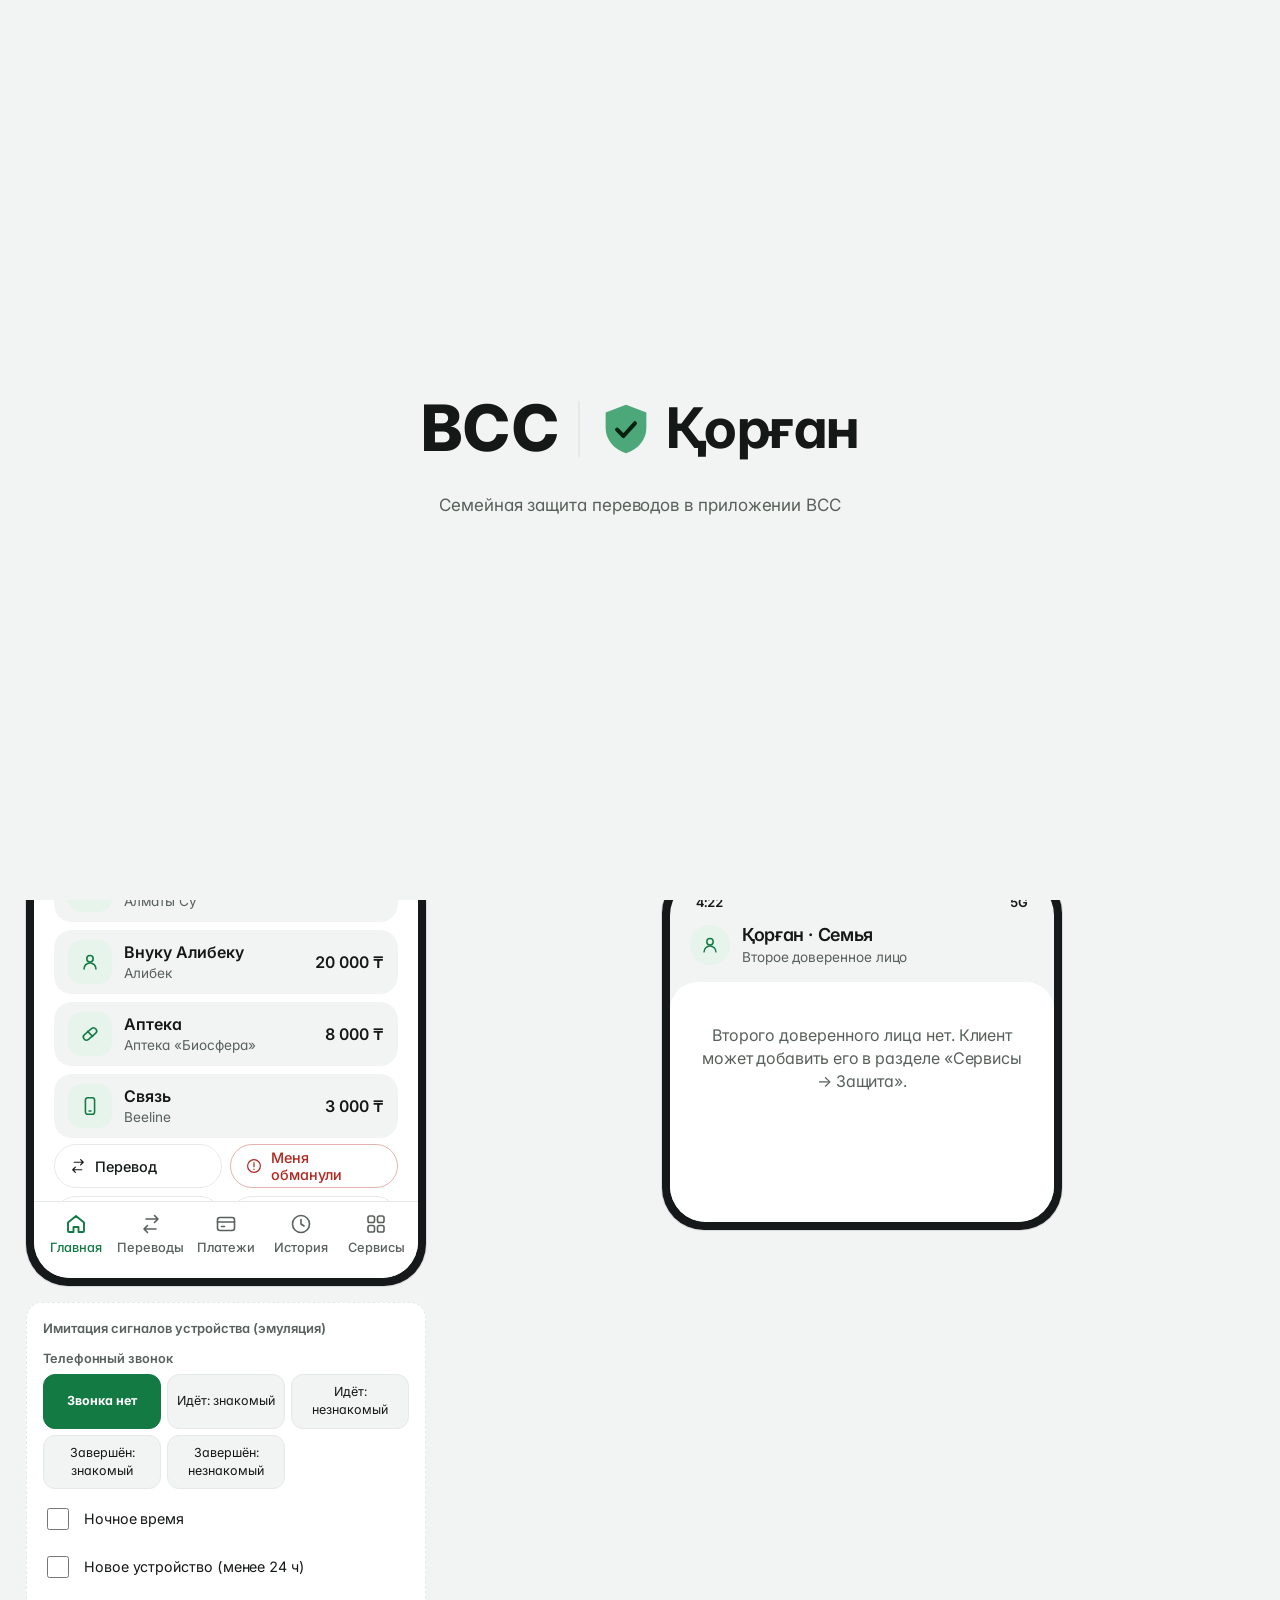
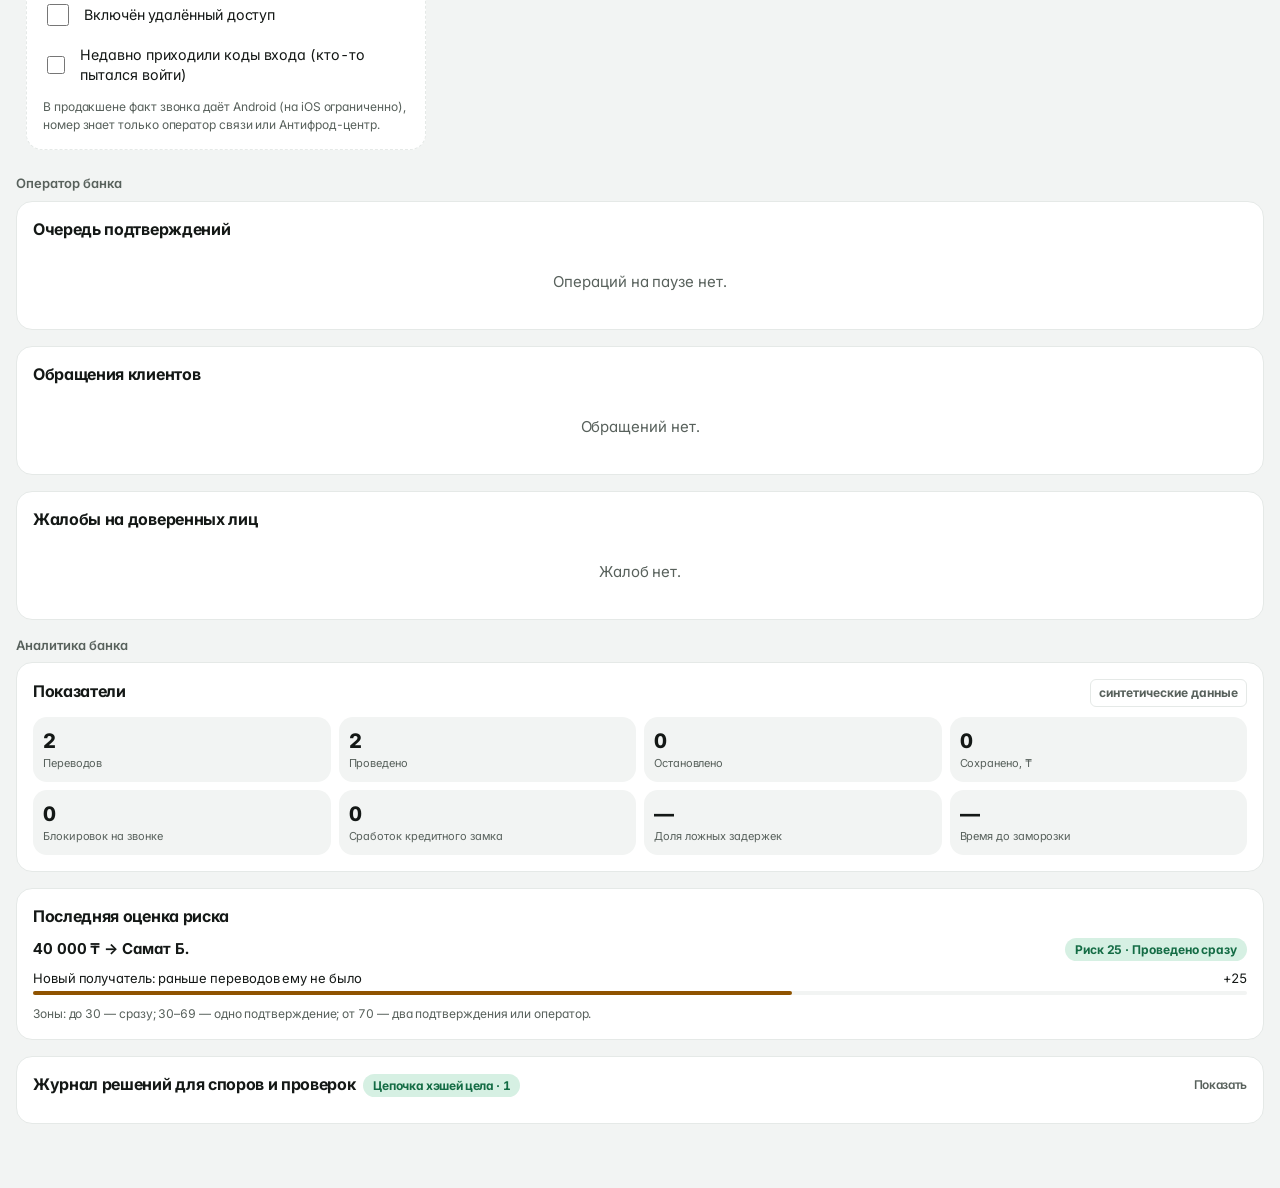
<file: index.html>
<!doctype html>
<html lang="ru">
<head>
<meta charset="utf-8">
<meta name="viewport" content="width=device-width, initial-scale=1, viewport-fit=cover">
<title>Қорған</title>
<meta name="claude:viewport-fit-sides" content="cover">
<link rel="preconnect" href="https://fonts.googleapis.com">
<link rel="preconnect" href="https://fonts.gstatic.com" crossorigin>
<link rel="stylesheet" href="https://fonts.googleapis.com/css2?family=Inter:wght@400;500;600;700;800&display=swap">
<style>
/* Қорған: структура мобильного банка (серая шапка, чёрная скруглённая панель, зелёная плашка над таб-баром, 5 вкладок).
   Токены в три уровня: primitive -> semantic -> component. Только тёмный вид, как на референсах. Шрифт Inter. */
:root{
  /* primitive */
  --gray-600:#47484b; --gray-700:#3a3b3e; --gray-800:#26272a; --gray-850:#1c1d20; --gray-900:#141517; --gray-950:#0c0d0e;
  --white:#fff; --white-80:#d9dbe0; --white-60:#9ea1aa;
  --green-500:#4ca879; --green-400:#6cc596; --green-900:#143826; --green-ink:#08210f;
  --amber-400:#f2b84b; --amber-900:#3b2f12; --red-400:#ff8c82; --red-900:#40201f; --ok-900:#12372b;
  --font:'Inter',system-ui,-apple-system,'Segoe UI',Roboto,sans-serif;
  /* semantic */
  --c-page:var(--gray-950); --c-top:var(--gray-600); --c-sheet:var(--gray-900); --c-raised:var(--gray-800); --c-line:#2e2f33;
  --c-text:var(--white); --c-muted:var(--white-60); --c-soft:var(--white-80);
  --c-action:var(--green-500); --c-action-hover:var(--green-400); --c-on-action:var(--green-ink);
  --c-on-text:var(--gray-900); --c-on-status:var(--gray-950); --c-brand-soft:var(--green-900); --c-brand-icon:var(--green-400);
  --c-hover:rgba(255,255,255,.03); --c-plate-off:#3c3d41; --c-plate-warn:#f2b84b; --c-plate-bad:#ff8c82; --c-frame:#000; --c-frame-ring:#2a2b2e;
  --c-warn:var(--amber-400); --c-warn-bg:var(--amber-900); --c-bad:var(--red-400); --c-bad-bg:var(--red-900); --c-ok:#6fdca6; --c-ok-bg:var(--ok-900);
  /* component */
  --r-sheet:32px; --r-card:22px; --r-chip:999px; --r-btn:18px; --fs:16px;
  color-scheme:dark;
}
/* светлая тема: по системе или по переключателю (data-theme на <html>) */
@media (prefers-color-scheme: light){:root:not([data-theme="dark"]){
  --white-80:#4a4e57; --white-60:#6b7079;
  --c-page:#e9ecef; --c-top:#d5d9de; --c-sheet:#ffffff; --c-raised:#f1f3f5; --c-line:#e1e4e8;
  --c-text:#14161a; --c-muted:#6b7079; --c-soft:#4a4e57;
  --c-action:#3a9a6a; --c-action-hover:#2f8a5c; --c-on-action:#ffffff;
  --c-on-text:#ffffff; --c-on-status:#ffffff; --c-brand-soft:#dcefe4; --c-brand-icon:#2b8058;
  --c-warn:#8f5300; --c-warn-bg:#fdefd2; --c-bad:#b3261e; --c-bad-bg:#fbe3e0; --c-ok:#146c45; --c-ok-bg:#d6f0e3;
  --c-hover:rgba(0,0,0,.03); --c-plate-off:#d9dce0; --c-frame:#1b1c1f; --c-frame-ring:#c9cdd2;
  color-scheme:light;}}
:root[data-theme="light"]{
  --white-80:#4a4e57; --white-60:#6b7079;
  --c-page:#e9ecef; --c-top:#d5d9de; --c-sheet:#ffffff; --c-raised:#f1f3f5; --c-line:#e1e4e8;
  --c-text:#14161a; --c-muted:#6b7079; --c-soft:#4a4e57;
  --c-action:#3a9a6a; --c-action-hover:#2f8a5c; --c-on-action:#ffffff;
  --c-on-text:#ffffff; --c-on-status:#ffffff; --c-brand-soft:#dcefe4; --c-brand-icon:#2b8058;
  --c-warn:#8f5300; --c-warn-bg:#fdefd2; --c-bad:#b3261e; --c-bad-bg:#fbe3e0; --c-ok:#146c45; --c-ok-bg:#d6f0e3;
  --c-hover:rgba(0,0,0,.03); --c-plate-off:#d9dce0; --c-frame:#1b1c1f; --c-frame-ring:#c9cdd2;
  color-scheme:light;}

*{box-sizing:border-box}
html{-webkit-text-size-adjust:100%}
body{margin:0;background:var(--c-page);color:var(--c-text);font-family:var(--font);font-size:15px;line-height:1.45;
  padding-block:20px 48px;padding-left:max(16px,env(safe-area-inset-left,0px));padding-right:max(16px,env(safe-area-inset-right,0px))}
h1,h2,h3{margin:0;font-weight:800;letter-spacing:-.02em;text-wrap:balance}
button,input,select{font:inherit;color:inherit}
button{cursor:pointer}
:focus-visible{outline:2px solid var(--c-action);outline-offset:2px}
[hidden]{display:none!important}
.wrap{max-width:1320px;margin:0 auto}
.muted{color:var(--c-muted)}
.num{font-variant-numeric:tabular-nums}

/* page header + scenarios */
.top{display:flex;flex-wrap:wrap;gap:12px 24px;align-items:center;justify-content:space-between;margin-bottom:14px}
.brand{display:flex;gap:12px;align-items:center}
.brand h1{font-size:30px;letter-spacing:-.035em}
.brand p{margin:2px 0 0;color:var(--c-muted);font-size:14px;max-width:62ch}
.tag{font-size:11px;text-transform:uppercase;letter-spacing:.08em;color:var(--c-muted);border:1px dashed var(--c-line);padding:4px 8px;border-radius:6px}
.scen{background:var(--c-sheet);border:1px solid var(--c-line);border-radius:18px;padding:12px;margin-bottom:18px;display:grid;gap:10px}
.chips{display:flex;flex-wrap:wrap;gap:8px}
.chip{border:1px solid var(--c-line);background:var(--c-raised);border-radius:12px;padding:8px 12px;font-weight:600;font-size:13px;min-height:40px}
.chip[aria-pressed=true]{border-color:var(--c-action);background:var(--c-brand-soft)}
.scenhint{display:flex;flex-wrap:wrap;gap:6px 16px;align-items:baseline;font-size:14px}
.clock{font-weight:700;font-variant-numeric:tabular-nums}
.grid{display:grid;grid-template-columns:minmax(0,420px) minmax(0,420px) minmax(0,1fr);gap:24px;align-items:start;justify-content:center}
@media (max-width:1280px){.grid{grid-template-columns:minmax(0,420px) minmax(0,1fr)}.col-bank{grid-column:1/-1}}
@media (max-width:900px){.grid{grid-template-columns:minmax(0,1fr)}}
.coltitle{font-size:12px;text-transform:uppercase;letter-spacing:.09em;color:var(--c-muted);margin:0 0 8px;font-weight:600}

/* phone frame */
.phone{background:var(--c-frame);border-radius:44px;padding:9px;max-width:400px;margin:0 auto 16px;box-shadow:0 0 0 1px var(--c-frame-ring)}
.scr{position:relative;background:var(--c-top);border-radius:36px;height:800px;display:flex;flex-direction:column;overflow:hidden;font-size:var(--fs)}
.scr.short{height:auto;min-height:330px}
.phone.large{--fs:19px}
.scroll{flex:1;overflow-y:auto;overflow-x:hidden;display:flex;flex-direction:column;padding-bottom:132px;scrollbar-width:none}
.scroll::-webkit-scrollbar{display:none}
.scr.short .scroll{padding-bottom:0}
.statusbar{display:flex;justify-content:space-between;padding:14px 26px 0;font-weight:600;font-size:14px;flex:none}
.ahead{padding:14px 18px 10px;display:flex;flex-direction:column;gap:12px;flex:none}
.hrow{display:flex;align-items:center;justify-content:space-between;gap:10px}
.hello{display:flex;align-items:center;gap:12px;min-width:0}
.avatar{width:44px;height:44px;border-radius:50%;background:var(--c-action);display:flex;align-items:center;justify-content:center;flex:none}
.avatar svg{width:24px;height:24px;stroke:var(--green-ink);fill:none;stroke-width:2.2;stroke-linecap:round;stroke-linejoin:round}
.hello b{font-size:1.25em;letter-spacing:-.02em;display:block}
.hello small{color:var(--white-80);font-size:.82em;display:block}
.pagetitle{font-size:2em;font-weight:800;letter-spacing:-.03em;margin:4px 0 0}
.pagesub{color:var(--white-80);font-size:.92em;margin:0}
.ibtn{border:0;background:var(--c-sheet);color:var(--c-text);border-radius:14px;min-width:44px;height:44px;padding:0 12px;font-weight:700;display:inline-flex;align-items:center;justify-content:center;gap:6px;flex:none}
.ibtn svg{width:22px;height:22px;stroke:currentColor;fill:none;stroke-width:1.8;stroke-linecap:round;stroke-linejoin:round}
.cardgrid{display:grid;grid-template-columns:1fr 1fr;gap:10px}
.card{background:var(--c-sheet);border-radius:var(--r-card);padding:16px;display:flex;flex-direction:column;gap:6px;text-align:left;border:0;min-width:0}
.card b{font-size:1.08em;letter-spacing:-.015em}
.card small{color:var(--c-muted);font-size:.85em}
.card.wide{grid-column:1/-1}
.bal{font-size:2.15em;font-weight:800;letter-spacing:-.035em;font-variant-numeric:tabular-nums;line-height:1.1}
.cardrow{display:flex;justify-content:space-between;align-items:center;gap:8px;color:var(--white-80);font-size:.88em}
.eye{background:var(--c-raised);border:0;border-radius:10px;min-height:32px;padding:0 10px;font-size:.85em}
.shieldbadge{display:inline-flex;align-items:center;gap:6px;font-weight:700;font-size:.88em;color:var(--c-ok)}
.shieldbadge.off{color:var(--c-muted)}
.shieldbadge i{width:9px;height:9px;border-radius:50%;background:currentColor;display:inline-block}
.pillrow{display:flex;gap:8px;overflow-x:auto;scrollbar-width:none;padding:0 0 2px}
.pillrow::-webkit-scrollbar{display:none}
.pchip{flex:none;background:var(--c-sheet);border:0;border-radius:var(--r-chip);padding:0 18px;min-height:46px;font-weight:600;display:inline-flex;align-items:center;gap:8px}
.pchip svg{width:20px;height:20px;stroke:currentColor;fill:none;stroke-width:1.8;stroke-linecap:round;stroke-linejoin:round}
.pchip[aria-pressed=true]{background:var(--c-text);color:var(--c-on-text)}
.pchip.sos{color:var(--c-bad)}
.sheet{background:var(--c-sheet);border-radius:var(--r-sheet) var(--r-sheet) 0 0;padding:22px 18px 26px;flex:1 0 auto;min-height:360px;display:flex;flex-direction:column;gap:12px}
.sheet h2{font-size:1.45em;letter-spacing:-.025em}
.sect{font-size:.8em;color:var(--c-muted);font-weight:600;margin-top:6px}
.item{display:grid;grid-template-columns:44px minmax(0,1fr) auto;gap:14px;align-items:center;width:100%;background:none;border:0;text-align:left;padding:10px 0;min-height:60px}
.item .ic{width:44px;height:44px;border-radius:14px;background:var(--c-raised);display:flex;align-items:center;justify-content:center;position:relative}
.item .ic svg{width:24px;height:24px;stroke:var(--c-text);fill:none;stroke-width:1.7;stroke-linecap:round;stroke-linejoin:round}
.item b{display:block;font-size:1.05em;font-weight:600;letter-spacing:-.01em}
.item small{display:block;color:var(--white-80);font-size:.88em}
.item .chev{color:var(--c-muted)}
.item.off{opacity:.45;pointer-events:none}
.new{position:absolute;top:-6px;right:-8px;background:#e5675a;color:#fff;font-size:10px;font-weight:700;padding:2px 6px;border-radius:99px}
.tx{display:grid;grid-template-columns:minmax(0,1fr) auto;gap:4px 10px;padding:12px 0;border-top:1px solid var(--c-line)}
.tx:first-of-type{border-top:0}
.tx b{font-weight:600;overflow-wrap:anywhere}
.tx small{color:var(--c-muted)}
.tx .a{font-weight:700;white-space:nowrap;font-variant-numeric:tabular-nums}
.tx .a.in{color:var(--c-ok)}
.tx .dispute{grid-column:1/-1;justify-self:start;background:none;border:0;color:var(--c-bad);font-weight:600;font-size:.85em;padding:2px 0}
.field{display:flex;flex-direction:column;gap:6px}
.field label{font-size:.85em;color:var(--white-80);font-weight:600}
.field select,.field input{width:100%;padding:14px;border:1px solid var(--c-line);background:var(--c-raised);border-radius:16px;min-height:52px}
.check{display:flex;gap:12px;align-items:center;font-size:.95em;min-height:36px}
.check input{width:22px;height:22px;accent-color:var(--c-action)}
.seg{display:grid;grid-auto-flow:column;grid-auto-columns:1fr;background:var(--c-raised);border-radius:16px;padding:4px;gap:4px}
.seg button{border:0;background:none;border-radius:12px;min-height:40px;font-weight:600;font-size:.9em}
.seg button[aria-pressed=true],.seg button[aria-selected=true]{background:var(--c-text);color:var(--c-on-text)}
.tiles{display:grid;grid-template-columns:repeat(4,1fr);gap:8px 6px}
.tile{background:none;border:0;display:flex;flex-direction:column;align-items:center;gap:8px;text-align:center;font-size:.78em;color:var(--c-text);padding:4px 0;min-width:0}
.tile .ic{width:62px;height:62px;border-radius:18px;background:var(--c-raised);display:flex;align-items:center;justify-content:center;position:relative}
.tile .ic svg{width:30px;height:30px;stroke:var(--c-text);fill:none;stroke-width:1.6;stroke-linecap:round;stroke-linejoin:round}
.tile.green .ic{background:var(--c-brand-soft)}
.tile.green .ic svg{stroke:var(--c-brand-icon)}
.tile.off{opacity:.4;pointer-events:none}
.group{background:var(--c-page);border-radius:24px;padding:16px;display:flex;flex-direction:column;gap:12px}
.group h3{font-size:1.15em;display:flex;justify-content:space-between}

/* buttons, notes */
.btn{border:0;border-radius:var(--r-btn);padding:14px;font-weight:700;background:var(--c-action);color:var(--c-on-action);width:100%;min-height:52px;transition:background-color .15s}
.btn:hover:not(:disabled){background:var(--c-action-hover)}
.btn.sec{background:var(--c-raised);color:var(--c-text)}
.btn.ok{background:var(--c-ok);color:var(--c-on-status)}
.btn.danger{background:var(--c-bad);color:var(--c-on-status)}
.btn.small{min-height:40px;padding:8px 14px;width:auto;font-size:.9em}
.btn:disabled{opacity:.45;cursor:not-allowed}
.btn.sos{background:transparent;border:1.5px solid var(--c-bad);color:var(--c-bad)}
.btnrow{display:grid;grid-template-columns:1fr 1fr;gap:8px}
.btnline{display:flex;flex-wrap:wrap;gap:8px}
.note{padding:14px;border-radius:18px;font-size:.93em}
.note b{display:block;margin-bottom:2px;font-size:1.02em}
.note.ok{background:var(--c-ok-bg);color:var(--c-ok)}
.note.warn{background:var(--c-warn-bg);color:var(--c-warn)}
.note.bad{background:var(--c-bad-bg);color:var(--c-bad)}
.note.info{background:var(--c-raised);color:var(--c-text)}
.note .btn{margin-top:10px}
.note details{margin-top:8px}
.pill{display:inline-block;padding:3px 10px;border-radius:99px;font-size:12px;font-weight:700;white-space:nowrap}
.pill.green{background:var(--c-ok-bg);color:var(--c-ok)}
.pill.yellow{background:var(--c-warn-bg);color:var(--c-warn)}
.pill.red{background:var(--c-bad-bg);color:var(--c-bad)}
.pill.gray{background:var(--c-raised);color:var(--c-muted)}
.empty{color:var(--c-muted);text-align:center;padding:20px 8px}
.switch{display:grid;grid-template-columns:minmax(0,1fr) auto;gap:12px;align-items:center;background:var(--c-raised);border-radius:18px;padding:14px}
.switch small{display:block;color:var(--c-muted);font-size:.82em}
.toggle{width:56px;height:32px;border-radius:99px;border:0;background:#55575d;position:relative;transition:background-color .2s}
.toggle::after{content:"";position:absolute;top:3px;left:3px;width:26px;height:26px;border-radius:50%;background:#fff;transition:transform .2s}
.toggle[aria-checked=true]{background:var(--c-action)}
.toggle[aria-checked=true]::after{transform:translateX(24px)}
.listrow{display:flex;justify-content:space-between;gap:8px;padding:12px 14px;border-radius:16px;background:var(--c-raised)}
.listrow span:last-child{color:var(--c-muted);font-size:.85em;text-align:right}
.back{border:0;background:none;color:var(--c-text);font-weight:600;padding:4px 0;align-self:flex-start;min-height:36px}

/* green plate above the tab bar: protection status lives in the app chrome */
.plate{position:absolute;left:10px;right:10px;bottom:84px;z-index:3;border:0;border-radius:26px;background:var(--c-action);color:var(--c-on-action);padding:14px 16px;display:grid;grid-template-columns:minmax(0,1fr) 44px;gap:10px;align-items:center;text-align:left}
.plate b{display:block;font-size:1.02em;letter-spacing:-.01em}
.plate small{display:block;font-size:.84em;opacity:.85}
.plate .pi{width:44px;height:44px;border-radius:50%;background:rgba(8,33,15,.82);display:flex;align-items:center;justify-content:center}
.plate .pi svg{width:22px;height:22px;stroke:var(--green-400);fill:none;stroke-width:2;stroke-linecap:round;stroke-linejoin:round}
.plate.warn{background:var(--c-plate-warn);color:#2a1d00}
.plate.warn .pi{background:rgba(42,29,0,.8)}
.plate.warn .pi svg{stroke:#f2b84b}
.plate.bad{background:var(--c-plate-bad);color:#2b0907}
.plate.bad .pi{background:rgba(43,9,7,.8)}
.plate.bad .pi svg{stroke:#ff8c82}
.plate.off{background:var(--c-plate-off);color:var(--c-text)}
.plate.off .pi{background:var(--c-raised)}
.plate.off .pi svg{stroke:var(--c-muted)}
.appnav{position:absolute;left:0;right:0;bottom:0;z-index:4;display:grid;grid-template-columns:repeat(5,1fr);background:var(--c-sheet);padding:8px 4px 16px;border-top:1px solid var(--c-line)}
.appnav button{border:0;background:none;display:flex;flex-direction:column;align-items:center;gap:4px;padding:4px 0;font-size:.72em;font-weight:600;min-height:56px;color:var(--c-text)}
.appnav svg{width:26px;height:26px;stroke:currentColor;fill:none;stroke-width:1.7;stroke-linecap:round;stroke-linejoin:round}
.appnav button[aria-current=page]{color:var(--c-action)}
.appnav button[aria-current=page] svg{fill:rgba(76,168,121,.25)}

/* overlay inside the phone */
.wizhead{display:flex;align-items:center;gap:12px;font-size:.85em;color:var(--c-muted)}
.wizhead button{border:0;background:none;color:var(--c-text);font-weight:600;padding:6px 0;min-height:40px}
.wizbar{flex:1;height:6px;border-radius:3px;background:var(--c-raised);overflow:hidden}
.wizbar i{display:block;height:100%;background:var(--c-action);border-radius:3px;transition:width .25s ease}
.wiztitle{font-size:1.55em;font-weight:800;letter-spacing:-.03em;line-height:1.15;text-wrap:balance}
.opts{display:flex;flex-direction:column;gap:10px}
.opt{display:flex;flex-direction:column;gap:2px;text-align:left;width:100%;padding:16px;border:1px solid var(--c-line);border-radius:20px;background:var(--c-raised);min-height:56px}
.opt span{font-size:.85em;color:var(--c-muted)}
.opt[aria-pressed=true]{border-color:var(--c-action);background:var(--c-brand-soft);box-shadow:inset 0 0 0 1px var(--c-action)}
.kv{display:grid;grid-template-columns:auto minmax(0,1fr);gap:4px 12px;font-size:13px;margin:0}
.kv dt{color:var(--c-muted)}
.kv dd{margin:0;font-variant-numeric:tabular-nums;overflow-wrap:anywhere}
.statement{white-space:pre-wrap;font-size:12px;background:var(--c-raised);border-radius:12px;padding:10px;max-height:160px;overflow:auto;margin-top:8px}
.events{font-size:12px;color:var(--c-muted);display:flex;flex-direction:column;gap:2px;max-height:110px;overflow:auto}
.callscreen{display:flex;flex-direction:column;align-items:center;gap:14px;text-align:center;margin-top:20px}
.callscreen .pill{white-space:normal;text-align:center;line-height:1.3;padding:6px 12px}
.callscreen .av{width:96px;height:96px;border-radius:50%;background:var(--c-brand-soft);display:flex;align-items:center;justify-content:center}
.callscreen .av svg{width:44px;height:44px;stroke:var(--c-brand-icon);fill:none;stroke-width:1.8;stroke-linecap:round;stroke-linejoin:round}

/* trusted phones */
.req{background:var(--c-page);border-radius:22px;padding:14px;display:flex;flex-direction:column;gap:10px}
.req .sum{font-size:1.6em;font-weight:800;letter-spacing:-.03em;font-variant-numeric:tabular-nums}
.req ul{margin:0;padding-left:18px;font-size:.92em}
.scr.short .sheet{min-height:240px;border-radius:var(--r-sheet) var(--r-sheet) 0 0}

/* bank column */
.panel{background:var(--c-sheet);border:1px solid var(--c-line);border-radius:20px;padding:16px;margin-bottom:16px;min-width:0}
.panel h3{font-size:16px;margin-bottom:10px;display:flex;justify-content:space-between;gap:8px;align-items:baseline;flex-wrap:wrap}
.qcard{border:1px solid var(--c-line);border-radius:16px;padding:12px;display:flex;flex-direction:column;gap:8px;margin-bottom:10px;background:var(--c-page)}
.qcard .head{display:flex;justify-content:space-between;gap:8px;align-items:center;flex-wrap:wrap}
.rs{display:grid;grid-template-columns:minmax(0,1fr) 44px;gap:3px 10px;font-size:13px}
.rs .pts{text-align:right;font-variant-numeric:tabular-nums}
.rs .bar{grid-column:1/-1;height:4px;background:var(--c-raised);border-radius:2px;margin-bottom:4px}
.rs .bar i{display:block;height:100%;background:var(--c-warn);border-radius:2px}
.rs .bar i.neg{background:var(--c-ok)}
.stats{display:grid;grid-template-columns:repeat(4,minmax(0,1fr));gap:8px}
@media (max-width:560px){.stats{grid-template-columns:repeat(2,minmax(0,1fr))}}
.stat{background:var(--c-raised);border-radius:14px;padding:10px}
.stat .v{font-size:20px;font-weight:800;letter-spacing:-.02em;font-variant-numeric:tabular-nums}
.stat .k{font-size:11px;color:var(--c-muted)}
.audit{max-height:220px;overflow:auto;font-size:12px;display:flex;flex-direction:column;gap:3px}
.audit div{display:grid;grid-template-columns:56px 80px minmax(0,1fr);gap:8px}
.audit code{font-size:11px;color:var(--c-muted)}
.inline{display:flex;gap:8px;flex-wrap:wrap}
.inline input{flex:1;min-width:120px;padding:8px 10px;border:1px solid var(--c-line);background:var(--c-raised);border-radius:10px}
.chain svg{width:100%;height:auto;display:block}
.sim{border:1px dashed var(--c-line);border-radius:20px;padding:16px;background:var(--c-sheet);display:flex;flex-direction:column;gap:12px;max-width:400px;margin:0 auto}
.sim .seg2{display:grid;grid-template-columns:repeat(auto-fit,minmax(104px,1fr));gap:6px}
.sim .seg2 button{border:1px solid var(--c-line);background:var(--c-raised);border-radius:12px;padding:8px 6px;font-size:12.5px;min-height:40px}
.sim .seg2 button[aria-pressed=true]{background:var(--c-action);color:var(--c-on-action);border-color:var(--c-action);font-weight:700}
.toast{position:fixed;left:50%;bottom:calc(20px + env(safe-area-inset-bottom,0px));transform:translateX(-50%);background:var(--c-text);color:var(--c-on-text);padding:10px 16px;border-radius:14px;font-size:14px;max-width:min(560px,calc(100vw - 32px));z-index:20}
@media (prefers-reduced-motion:no-preference){.pulse{animation:pulse 1.6s ease-in-out infinite}@keyframes pulse{50%{opacity:.55}}}
@media (max-width:430px){.phone{border-radius:36px;padding:7px}.scr{height:760px;border-radius:30px}}

/* ---------- движение: как в мобильном банке (короткие, с замедлением в конце) ---------- */
:root{--ease-out:cubic-bezier(.2,.8,.2,1);--ease-in:cubic-bezier(.4,0,1,1);--t-fast:120ms;--t-mid:240ms;--t-slow:340ms}
.small{font-size:.82em;margin:0}
.btn,.item,.card,.tile,.pchip,.opt,.chip,.ibtn,.appnav button,.plate,.seg button,.back,.eye,.toggle{
  transition:transform var(--t-fast) var(--ease-out),background-color var(--t-mid) ease,color var(--t-mid) ease,opacity var(--t-mid) ease,box-shadow var(--t-mid) ease;
  -webkit-tap-highlight-color:transparent;touch-action:manipulation}
.btn:active:not(:disabled),.card:active,.tile:active,.pchip:active,.opt:active,.chip:active,.ibtn:active,.seg button:active,.eye:active{transform:scale(.965)}
.item:active,.plate:active{transform:scale(.985)}
.appnav button:active svg{transform:scale(.88)}
.appnav svg{transition:transform var(--t-fast) var(--ease-out),fill var(--t-mid) ease}
.item{border-radius:16px}
.item:hover{background:var(--c-hover)}
@keyframes fadeUp{from{opacity:0;transform:translateY(10px)}to{opacity:1;transform:none}}
@keyframes pushIn{from{opacity:0;transform:translateX(28px)}to{opacity:1;transform:none}}
@keyframes popIn{from{opacity:0;transform:translateX(-28px)}to{opacity:1;transform:none}}
@keyframes sheetUp{from{transform:translateY(100%)}to{transform:none}}
@keyframes sheetDown{from{transform:none}to{transform:translateY(100%)}}
@keyframes fadeIn{from{opacity:0}to{opacity:1}}
@keyframes fadeOut{from{opacity:1}to{opacity:0}}
@keyframes pushOut{from{opacity:1;transform:none}to{opacity:0;transform:translateX(28px)}}
@keyframes spin{to{transform:rotate(360deg)}}
@keyframes draw{to{stroke-dashoffset:0}}
@keyframes ring{0%{transform:scale(.6);opacity:0}60%{transform:scale(1.06);opacity:1}100%{transform:scale(1)}}
@keyframes shake{20%,60%{transform:translateX(-6px)}40%,80%{transform:translateX(6px)}}
.enter{animation:fadeUp var(--t-mid) var(--ease-out) both}
.enter-push{animation:pushIn var(--t-mid) var(--ease-out) both}
.enter-pop{animation:popIn var(--t-mid) var(--ease-out) both}
.shake{animation:shake .32s ease}
#wAlerts .note{animation:fadeUp var(--t-mid) var(--ease-out) both}
.plate{transition:background-color var(--t-slow) ease,color var(--t-slow) ease,transform var(--t-fast) var(--ease-out)}
.plate>span:first-child{animation:fadeIn var(--t-mid) ease both}
.plate.hide{transform:translateY(140%);pointer-events:none}
.toast:not([hidden]){animation:fadeUp var(--t-mid) var(--ease-out) both}

/* наложения: нижний лист и экран поверх */
.overlay{position:absolute;inset:0;z-index:6}
.ov-backdrop{position:absolute;inset:0;background:rgba(0,0,0,.55);animation:fadeIn var(--t-mid) ease both}
.ov-panel{position:absolute;background:var(--c-sheet);display:flex;flex-direction:column;overflow:auto;scrollbar-width:none}
.ov-panel::-webkit-scrollbar{display:none}
.overlay.full .ov-backdrop{display:none}
.overlay.full .ov-panel{inset:0;padding:54px 18px 22px;animation:pushIn var(--t-slow) var(--ease-out) both}
.overlay.sheet .ov-panel{left:0;right:0;bottom:0;max-height:88%;border-radius:30px 30px 0 0;padding:10px 18px 26px;animation:sheetUp var(--t-slow) var(--ease-out) both}
.overlay.sheet .ov-panel::before{content:"";display:block;width:40px;height:5px;border-radius:3px;background:#55575d;margin:0 auto 14px;flex:none}
.overlay.closing .ov-backdrop{animation:fadeOut 200ms ease both}
.overlay.closing.sheet .ov-panel{animation:sheetDown 220ms var(--ease-in) both}
.overlay.closing.full .ov-panel{animation:pushOut 200ms var(--ease-in) both}
.ov-in{display:flex;flex-direction:column;gap:14px;animation:fadeIn 180ms ease both}
.splash{position:absolute;inset:0;z-index:9;background:var(--c-sheet);display:flex;flex-direction:column;align-items:center;justify-content:center;gap:12px;font-size:1.4em;transition:opacity .4s ease}
.splash svg{animation:ring .6s var(--ease-out) both}
.splash.gone{opacity:0;pointer-events:none}

/* перевод */
#tabTransfer,#trPick,#trCard,#trAmount{display:flex;flex-direction:column;gap:12px}
#trPick[hidden],#trCard[hidden],#trAmount[hidden]{display:none}
.recent{display:flex;gap:14px;overflow-x:auto;scrollbar-width:none;padding:2px 0 4px}
.recent::-webkit-scrollbar{display:none}
.recent button{flex:none;width:68px;border:0;background:none;display:flex;flex-direction:column;align-items:center;gap:6px;font-size:.76em;text-align:center;line-height:1.2}
.ava{width:52px;height:52px;border-radius:50%;display:flex;align-items:center;justify-content:center;font-weight:700;font-size:1.05em;color:#fff;flex:none}
.item .ava{width:44px;height:44px;font-size:.95em}
.tagw{display:inline-block;font-size:.72em;font-weight:700;padding:2px 8px;border-radius:99px;background:var(--c-ok-bg);color:var(--c-ok);margin-left:6px;vertical-align:2px}
.tagn{background:var(--c-raised);color:var(--c-muted)}
.demo-flag{font-size:.8em;color:var(--c-warn);background:var(--c-warn-bg);border-radius:12px;padding:8px 12px}
.cardface{color:#fff;position:relative;aspect-ratio:1.586;max-width:100%;border-radius:20px;padding:18px;background:linear-gradient(135deg,#2c2d31,#18191b 60%,#1f3a2c);display:flex;flex-direction:column;justify-content:flex-end;gap:8px;overflow:hidden;box-shadow:inset 0 0 0 1px rgba(255,255,255,.06)}
.cardface::after{content:"";position:absolute;right:-40px;top:-60px;width:180px;height:180px;border-radius:50%;background:radial-gradient(circle,rgba(76,168,121,.35),transparent 70%)}
.cf-chip{position:absolute;top:20px;left:18px;width:40px;height:30px;border-radius:7px;background:linear-gradient(135deg,#d8c27a,#9c8a48)}
.cf-num{font-size:1.32em;letter-spacing:.08em;font-variant-numeric:tabular-nums;font-weight:600;white-space:nowrap}
.cf-name{font-size:.78em;letter-spacing:.12em;color:rgba(255,255,255,.75);text-transform:uppercase;min-height:1.2em}
.err{color:var(--c-bad);font-size:.85em;margin:0;min-height:1.2em}
.field input.bad{border-color:var(--c-bad)}
.field input.good{border-color:var(--c-action)}
.who{display:flex;align-items:center;gap:12px}
.who b{display:block;font-size:1.1em}
.who small{color:var(--c-muted)}
.amountbox{display:flex;flex-direction:column;gap:4px;background:var(--c-raised);border-radius:22px;padding:16px 18px}
.amountline{display:flex;align-items:baseline;gap:8px}
.amountline input{flex:1;min-width:0;border:0;background:none;font-size:2.3em;font-weight:800;letter-spacing:-.03em;font-variant-numeric:tabular-nums;padding:0;outline:none}
.amountline .cur{font-size:1.8em;font-weight:800;color:var(--c-muted)}
.amountbox:focus-within{box-shadow:0 0 0 2px var(--c-action)}
.rows{display:flex;flex-direction:column;background:var(--c-raised);border-radius:20px;padding:4px 16px}
.rows div{display:flex;justify-content:space-between;gap:12px;padding:12px 0;border-top:1px solid var(--c-line)}
.rows div:first-child{border-top:0}
.rows span:first-child{color:var(--c-muted)}
.rows span:last-child{text-align:right;font-weight:600;overflow-wrap:anywhere}
.bigsum{font-size:2.2em;font-weight:800;letter-spacing:-.035em;text-align:center;font-variant-numeric:tabular-nums}
.spin{width:20px;height:20px;border-radius:50%;border:2.5px solid currentColor;border-right-color:transparent;display:inline-block;vertical-align:-4px;animation:spin .7s linear infinite}
.result{display:flex;flex-direction:column;align-items:center;text-align:center;gap:10px;margin-top:18px}
.result .mark{width:96px;height:96px;border-radius:50%;display:flex;align-items:center;justify-content:center;animation:ring .5s var(--ease-out) both}
.result .mark svg{width:46px;height:46px;fill:none;stroke-width:3;stroke-linecap:round;stroke-linejoin:round}
.result .mark path{stroke-dasharray:60;stroke-dashoffset:60;animation:draw .5s .25s var(--ease-out) forwards}
.mark.ok{background:var(--c-ok-bg)} .mark.ok svg{stroke:var(--c-ok)}
.mark.warn{background:var(--c-warn-bg)} .mark.warn svg{stroke:var(--c-warn)}
.mark.bad{background:var(--c-bad-bg)} .mark.bad svg{stroke:var(--c-bad)}
.result h2{font-size:1.5em}
.ladder{display:flex;flex-direction:column;gap:0;text-align:left;width:100%;background:var(--c-raised);border-radius:20px;padding:12px 16px}
.step{display:grid;grid-template-columns:22px minmax(0,1fr);gap:10px;align-items:start;padding:7px 0;position:relative}
.step i{width:14px;height:14px;border-radius:50%;margin-top:4px;border:2px solid #55575d;background:transparent;transition:background-color .3s,border-color .3s}
.step.done i{background:var(--c-action);border-color:var(--c-action)}
.step.now i{border-color:var(--c-warn);background:var(--c-warn)}
.step.now i{animation:pulseDot 1.4s ease-in-out infinite}
@keyframes pulseDot{50%{box-shadow:0 0 0 6px rgba(242,184,75,.18)}}
.step small{display:block;color:var(--c-muted);font-size:.82em}
.step:not(:last-child)::after{content:"";position:absolute;left:6px;top:24px;bottom:-6px;width:2px;background:var(--c-line)}
@media (prefers-reduced-motion:reduce){*,*::before,*::after{animation-duration:.01ms!important;animation-iteration-count:1!important;transition-duration:.01ms!important}}

/* ---------- ровная сетка: отступы между блоками, выравнивание строк, место под плашку ---------- */
#tabHome,#tabHist,#tabPay,#svcMain,#svcProt,#svcCredit,#trPeople,#wAlerts>div{display:flex;flex-direction:column;gap:10px}
#tabHome>.item,#trPeople>.item{margin:0}
.sect{margin-top:8px}
.scroll{padding-bottom:210px}
.scr.short .scroll{padding-bottom:0}
.switch{grid-template-columns:minmax(0,1fr) 56px}
.switch .toggle{flex:none;justify-self:end}
.listrow{align-items:center;min-height:52px}
.listrow span:first-child{min-width:0;overflow-wrap:anywhere}
.listrow span:last-child{flex:none;white-space:nowrap}
.item{grid-template-columns:44px minmax(0,1fr) 20px;column-gap:14px}
.item .chev{display:flex;align-items:center;justify-content:center}
.item>span:nth-child(2){min-width:0}
.tiles{align-items:start;grid-template-columns:repeat(4,minmax(0,1fr));gap:14px 8px}
.tile{line-height:1.25;justify-content:flex-start}
.tile .ic{flex:none}
.tile>:last-child{min-height:2.5em}
.cardgrid{align-items:stretch}
.cardgrid .card{justify-content:flex-start}
.pillrow{align-items:center}
.pchip{white-space:nowrap}
.plate{min-height:76px}
.plate b,.plate small{white-space:nowrap;overflow:hidden;text-overflow:ellipsis}
.appnav button{min-width:0;white-space:nowrap}
.appnav{padding-bottom:max(14px,env(safe-area-inset-bottom,0px))}
.group .tiles{gap:14px 8px}
.btn+.btn{margin-top:0}

/* переключатель темы и плавная смена */
.themeseg{display:inline-grid;grid-auto-flow:column;background:var(--c-raised);border:1px solid var(--c-line);border-radius:12px;padding:3px;gap:3px}
.themeseg button{border:0;background:none;border-radius:9px;min-height:34px;padding:0 12px;font-weight:600;font-size:13px;display:inline-flex;align-items:center;gap:6px;color:var(--c-muted)}
.themeseg button svg{width:16px;height:16px;stroke:currentColor;fill:none;stroke-width:2;stroke-linecap:round}
.themeseg button[aria-pressed=true]{background:var(--c-sheet);color:var(--c-text);box-shadow:0 1px 2px rgba(0,0,0,.12)}
.topright{display:flex;flex-wrap:wrap;gap:8px;align-items:center}
html.theme-anim *,html.theme-anim *::before,html.theme-anim *::after{transition:background-color .35s ease,color .35s ease,border-color .35s ease,fill .35s ease,stroke .35s ease!important}
:root[data-theme="light"] .item small,:root[data-theme="light"] .hello small{color:var(--c-soft)}
.sheet .pchip{background:var(--c-raised)}
.sheet .pchip[aria-pressed=true]{background:var(--c-text);color:var(--c-on-text)}
.trow{display:grid;grid-template-columns:44px minmax(0,1fr) auto;gap:12px;align-items:center;background:var(--c-raised);border-radius:18px;padding:10px 12px}
.trow .ava{width:44px;height:44px;font-size:.95em}
.tinfo{min-width:0}
.tinfo b{display:block;font-weight:600;overflow-wrap:anywhere}
.tinfo small{display:block;color:var(--c-muted);font-size:.82em}
.tact{display:flex;gap:6px;flex-wrap:wrap;justify-content:flex-end}
.tact .btn.small{min-height:36px;padding:6px 10px;font-size:.82em;background:var(--c-sheet)}
.tact .danger-t{color:var(--c-bad)}
.chathead{display:flex;align-items:center;gap:12px}
.chathead b{display:block;font-size:1.05em}
.chathead small{display:block;color:var(--c-muted);font-size:.82em}
.chat{display:flex;flex-direction:column;gap:8px}
.bub{max-width:86%;padding:11px 14px;border-radius:20px;font-size:.95em;line-height:1.4}
.bub.bot{align-self:flex-start;background:var(--c-raised);border-bottom-left-radius:6px}
.bub.me{align-self:flex-end;background:var(--c-action);color:var(--c-on-action);border-bottom-right-radius:6px;font-weight:600}
.bub.fresh{animation:fadeUp var(--t-mid) var(--ease-out) both}
.bub.typing{display:flex;gap:5px;align-items:center;padding:14px 16px;animation:fadeIn .2s ease both}
.bub.typing i{width:7px;height:7px;border-radius:50%;background:var(--c-muted);animation:dot 1s ease-in-out infinite}
.bub.typing i:nth-child(2){animation-delay:.15s}.bub.typing i:nth-child(3){animation-delay:.3s}
@keyframes dot{0%,80%,100%{opacity:.3;transform:none}40%{opacity:1;transform:translateY(-3px)}}
.replies{display:flex;flex-direction:column;gap:8px;align-items:flex-end;animation:fadeUp var(--t-mid) var(--ease-out) both}
.pchip.reply{white-space:normal;text-align:right;min-height:44px;padding:8px 16px;border:1.5px solid var(--c-action);background:transparent;color:var(--c-text)}
.vbox{background:var(--c-raised);border-radius:12px;padding:10px;display:flex;flex-direction:column;gap:6px}
.lockmode{display:flex;flex-direction:column;gap:10px;background:var(--c-raised);border-radius:18px;padding:12px}
.lockmode .seg{background:var(--c-sheet)}
.modelist{margin:0;padding:0;list-style:none;display:flex;flex-direction:column;gap:8px;font-size:.88em}
.modelist li{display:grid;grid-template-columns:10px minmax(0,1fr);gap:10px;align-items:start}
.modelist li::before{content:"";width:10px;height:10px;border-radius:50%;margin-top:.35em}
.modelist li.ok::before{background:var(--c-ok)}.modelist li.warn::before{background:var(--c-plate-warn)}.modelist li.bad::before{background:var(--c-bad)}
.tx .a.debt{color:var(--c-muted);text-align:right}
.tx .a.debt small{display:block;font-weight:500;font-size:.75em}
.hero{display:grid;grid-template-columns:52px minmax(0,1fr);gap:14px;align-items:center;background:var(--c-raised);border-radius:20px;padding:14px}
.hero .ic{width:52px;height:52px;border-radius:16px;background:var(--c-brand-soft);display:flex;align-items:center;justify-content:center}
.hero .ic svg{width:28px;height:28px;stroke:var(--c-brand-icon);fill:none;stroke-width:1.8;stroke-linecap:round;stroke-linejoin:round}
.hero b{display:block;font-size:1.05em}
.hero small{display:block;color:var(--c-muted);font-size:.85em;margin-top:2px}
.examples{display:flex;flex-direction:column;gap:8px}
.ex{background:var(--c-raised);border-radius:16px;padding:12px 14px 12px 16px;border-left:4px solid var(--c-ok)}
.ex.warn{border-left-color:var(--c-plate-warn)}.ex.bad{border-left-color:var(--c-bad)}
.ex b{display:block;font-size:.95em}.ex small{display:block;color:var(--c-muted);font-size:.84em;margin-top:2px}
.rcheck{background:var(--c-raised);border-radius:18px;padding:14px;display:flex;flex-direction:column;gap:10px;border:1.5px solid transparent;animation:fadeUp var(--t-mid) var(--ease-out) both}
.rcheck.bad{border-color:var(--c-bad)}
.rhead{display:flex;justify-content:space-between;align-items:center;gap:8px}
.rcheck small{font-size:.78em}

/* ================= Минималистичный слой (BCC-подобная сдержанность) =================
   Один акцент — зелёный. Поверхности почти без цвета, разделители волосяные, тени не используются.
   Единственный яркий элемент — плашка статуса защиты. */
:root{
  --c-page:#0f1211; --c-top:#0f1211; --c-sheet:#171b19; --c-raised:#1f2422; --c-line:#29302d;
  --c-text:#f1f4f2; --c-muted:#8e9893; --c-soft:#b9c1bd; --white-80:#b9c1bd; --white-60:#8e9893;
  --c-action:#2fb36e; --c-action-hover:#3cc27b; --c-on-action:#ffffff;
  --c-brand-soft:rgba(47,179,110,.14); --c-brand-icon:#45c784; --c-on-text:#0f1211;
  --c-hover:rgba(255,255,255,.03); --c-plate-off:#262b29; --c-frame:#050606; --c-frame-ring:#23282a;
  --r-sheet:28px; --r-card:18px; --r-btn:14px;
}
@media (prefers-color-scheme: light){:root:not([data-theme="dark"]){
  --c-page:#f2f4f3; --c-top:#f2f4f3; --c-sheet:#ffffff; --c-raised:#f2f4f3; --c-line:#e5e9e7;
  --c-text:#141816; --c-muted:#6f7873; --c-soft:#46504b; --white-80:#46504b; --white-60:#6f7873;
  --c-action:#1f9d5c; --c-action-hover:#18894f; --c-on-action:#ffffff;
  --c-brand-soft:#e6f4ec; --c-brand-icon:#1f9d5c; --c-on-text:#ffffff; --c-hover:rgba(0,0,0,.025);
  --c-plate-off:#e5e9e7; --c-frame:#16191a; --c-frame-ring:#d7dcda;
}}
:root[data-theme="light"]{
  --c-page:#f2f4f3; --c-top:#f2f4f3; --c-sheet:#ffffff; --c-raised:#f2f4f3; --c-line:#e5e9e7;
  --c-text:#141816; --c-muted:#6f7873; --c-soft:#46504b; --white-80:#46504b; --white-60:#6f7873;
  --c-action:#1f9d5c; --c-action-hover:#18894f; --c-on-action:#ffffff;
  --c-brand-soft:#e6f4ec; --c-brand-icon:#1f9d5c; --c-on-text:#ffffff; --c-hover:rgba(0,0,0,.025);
  --c-plate-off:#e5e9e7; --c-frame:#16191a; --c-frame-ring:#d7dcda;
}
body{font-size:15px;letter-spacing:-.005em;font-feature-settings:"tnum" 1,"cv11" 1}
h1,h2,h3{font-weight:700;letter-spacing:-.02em}
.brand h1{font-size:26px;font-weight:700}
.coltitle{text-transform:none;letter-spacing:0;font-size:13px;font-weight:600;color:var(--c-muted)}
.tag{text-transform:none;letter-spacing:0;font-size:12px;border-style:solid}
.scen,.panel,.sim{border-radius:16px}
.chip{border-radius:10px;font-weight:500;background:var(--c-sheet)}
.chip[aria-pressed=true]{background:var(--c-brand-soft);border-color:var(--c-action);color:var(--c-text)}

/* телефон */
.phone{border-radius:42px;padding:8px}
.scr{background:var(--c-top)}
.statusbar{font-weight:600;font-size:13px}
.ahead{padding:10px 20px 14px;gap:14px}
.pagetitle{font-size:1.75em;font-weight:700;letter-spacing:-.025em}
.pagesub{color:var(--c-muted);font-size:.88em}
.hello b{font-size:1.12em;font-weight:600}
.hello small{color:var(--c-muted)}
.avatar{width:40px;height:40px;background:var(--c-brand-soft)}
.avatar svg{stroke:var(--c-brand-icon);stroke-width:1.6;width:22px;height:22px}
.ibtn{background:transparent;border:1px solid var(--c-line);border-radius:12px;min-width:40px;height:40px;font-weight:600;font-size:.85em;color:var(--c-muted)}
.sheet{border-radius:var(--r-sheet) var(--r-sheet) 0 0;padding:22px 20px 26px;gap:14px}
.sheet h2{font-size:1.15em;font-weight:700}
.sect{font-size:.8em;font-weight:500;color:var(--c-muted);margin-top:10px}

/* баланс: одна большая цифра, без лишнего */
.cardgrid{gap:8px}
.card{background:var(--c-sheet);border:1px solid var(--c-line);border-radius:var(--r-card);padding:14px 16px}
.card.wide{padding:18px}
.card b{font-weight:600;font-size:.98em}
.bal{font-size:2em;font-weight:700;letter-spacing:-.03em}
.eye{background:transparent;border:1px solid var(--c-line);border-radius:9px;color:var(--c-muted)}
.shieldbadge{font-weight:500}

/* фишки-фильтры и быстрые действия */
.pchip{background:var(--c-sheet);border:1px solid var(--c-line);border-radius:999px;min-height:40px;padding:0 14px;font-weight:500;font-size:.9em}
.pchip svg{width:18px;height:18px;stroke-width:1.6}
.pchip[aria-pressed=true],.sheet .pchip[aria-pressed=true]{background:var(--c-text);border-color:var(--c-text);color:var(--c-on-text)}
.sheet .pchip{background:transparent}
.pchip.sos{color:var(--c-bad);border-color:color-mix(in srgb,var(--c-bad) 35%,transparent)}

/* списки: иконка в круге, тонкий шеврон, волосяной разделитель */
.item{grid-template-columns:40px minmax(0,1fr) 18px;column-gap:14px;padding:12px 0;min-height:56px;border-radius:0;border-bottom:1px solid var(--c-line)}
#tabHome>.item:last-of-type,#trPeople>.item:last-child{border-bottom:0}
.item:hover{background:transparent}
.item .ic{width:40px;height:40px;border-radius:50%;background:var(--c-brand-soft)}
.item .ic svg{width:21px;height:21px;stroke:var(--c-brand-icon);stroke-width:1.6}
.item b{font-weight:500;font-size:1em}
.item small{color:var(--c-muted);font-size:.84em}
.item .chev{color:var(--c-muted)}
#tabHome,#tabHist,#tabPay,#svcMain,#svcProt,#svcCredit,#trPeople{gap:8px}
#tabHome,#trPeople{gap:0}
#tabHome>h2,#tabHome>.sect{margin-bottom:6px}
#tabHome>.sect{margin-top:18px}

/* плитки сервисов: круг, без подложки-карточки у групп */
.group{background:transparent;padding:0;gap:14px}
#svcMain{gap:26px}
.group h3{font-size:1em;font-weight:600}
.tiles{gap:16px 6px}
.tile{font-size:.76em;gap:8px;color:var(--c-soft)}
.tile .ic{width:54px;height:54px;border-radius:50%;background:var(--c-raised)}
.tile .ic svg{width:24px;height:24px;stroke-width:1.6;stroke:var(--c-text)}
.tile.green .ic{background:var(--c-brand-soft)}
.tile.green .ic svg{stroke:var(--c-brand-icon)}
.new{top:-2px;right:-2px;width:10px;height:10px;padding:0;font-size:0;border-radius:50%;background:var(--c-action);box-shadow:0 0 0 2px var(--c-sheet)}

/* назад: тонкий шеврон слева */
.back,.wizhead button{display:inline-flex;align-items:center;gap:2px;color:var(--c-text);font-weight:500;padding:6px 8px 6px 0}
.chev-l{width:22px;height:22px;stroke:currentColor;fill:none;stroke-width:1.7;stroke-linecap:round;stroke-linejoin:round;flex:none}

/* кнопки и поля */
.btn{border-radius:var(--r-btn);font-weight:600;min-height:52px}
.btn.sec{background:var(--c-raised);color:var(--c-text)}
.btn.small{border-radius:10px;font-weight:500}
.btn.sos{border-width:1px}
.field input,.field select,.inline input{border-radius:12px;background:var(--c-sheet);border:1px solid var(--c-line)}
.field label{font-weight:500;color:var(--c-muted)}
.seg{border-radius:12px;padding:3px;background:var(--c-raised)}
.seg button{border-radius:9px;font-weight:500;min-height:36px}
.seg button[aria-pressed=true],.seg button[aria-selected=true]{background:var(--c-sheet);color:var(--c-text);box-shadow:0 0 0 1px var(--c-line)}
.lockmode .seg{background:var(--c-raised)}
.toggle{width:50px;height:30px;background:var(--c-line)}
.toggle::after{width:24px;height:24px}
.toggle[aria-checked=true]::after{transform:translateX(20px)}
.switch,.trow,.listrow,.lockmode,.hero,.ex,.amountbox,.rows,.ladder,.vbox{background:var(--c-raised);border-radius:16px}
.switch b,.trow b{font-weight:500}
.ex{border-left:0;position:relative;padding-left:30px}
.ex::before{content:"";position:absolute;left:14px;top:17px;width:8px;height:8px;border-radius:50%;background:var(--c-ok)}
.ex.warn::before{background:var(--c-plate-warn)}.ex.bad::before{background:var(--c-bad)}
.note{border-radius:14px;font-size:.9em}
.note b{font-weight:600}
.amountline input{font-weight:700}

/* история */
.tx{border-top:1px solid var(--c-line);padding:13px 0}
.tx b{font-weight:500}
.tx .a{font-weight:600}

/* плашка статуса: единственный яркий элемент */
.plate{left:12px;right:12px;bottom:82px;border-radius:18px;padding:12px 14px;min-height:64px;grid-template-columns:minmax(0,1fr) 38px}
.plate b{font-weight:600;font-size:.95em}
.plate small{font-size:.8em;opacity:.9}
.plate .pi{width:38px;height:38px;background:rgba(255,255,255,.22)}
.plate .pi svg{stroke:#fff;width:20px;height:20px;stroke-width:1.8}
.plate:not(.warn):not(.bad):not(.off){color:#fff}
.plate.warn .pi,.plate.bad .pi{background:rgba(0,0,0,.12)}
.plate.warn .pi svg{stroke:#3a2900}.plate.bad .pi svg{stroke:#3a0b07}
.plate.off .pi{background:var(--c-raised)}.plate.off .pi svg{stroke:var(--c-muted)}

/* нижнее меню */
.appnav{background:var(--c-sheet);padding:6px 4px 14px}
.appnav button{font-size:.68em;font-weight:500;color:var(--c-muted);gap:3px}
.appnav svg{width:24px;height:24px;stroke-width:1.6}
.appnav button[aria-current=page]{color:var(--c-action)}
.appnav button[aria-current=page] svg{fill:none;stroke-width:1.9}

/* наложения, результаты, чат */
.overlay.sheet .ov-panel{border-radius:24px 24px 0 0}
.overlay.sheet .ov-panel::before{background:var(--c-line);width:36px;height:4px}
.wiztitle{font-size:1.4em;font-weight:700}
.opt{border-radius:14px;background:var(--c-sheet);border:1px solid var(--c-line)}
.opt[aria-pressed=true]{background:var(--c-brand-soft);border-color:var(--c-action);box-shadow:none}
.bigsum{font-weight:700}
.result .mark{width:84px;height:84px}
.result .mark svg{width:40px;height:40px;stroke-width:2.2}
.result h2{font-weight:700}
.bub{border-radius:18px}
.bub.me{font-weight:500}
.pchip.reply{border-width:1px;font-weight:500}
.chathead .avatar{width:40px;height:40px}
.req{background:var(--c-raised);border-radius:16px}
.req .sum{font-weight:700}
.cardface{border-radius:16px;background:linear-gradient(135deg,#1c3a2b,#121614 70%)}
.cardface::after{display:none}
.ava{font-weight:600}
.splash b{font-weight:700}
.usage{background:var(--c-raised);border-radius:16px;padding:14px;display:flex;flex-direction:column;gap:10px}
.usage .ur{display:flex;justify-content:space-between;gap:10px;font-size:.9em}
.usage .ur span{color:var(--c-muted)}
.usage .ur b{font-weight:600;text-align:right}
.usage .bar{height:6px;border-radius:3px;background:var(--c-line);overflow:hidden}
.usage .bar i{display:block;height:100%;background:var(--c-action);border-radius:3px;transition:width .4s var(--ease-out)}
.warnline{color:var(--c-warn);font-weight:500}
.why{width:100%;text-align:left;background:var(--c-raised);border-radius:16px;padding:12px 14px}
.why b{display:block;font-weight:600;margin-bottom:4px}
.why ul{margin:0;padding-left:18px;font-size:.88em;color:var(--c-soft);display:flex;flex-direction:column;gap:3px}
.why small{color:var(--c-muted);font-size:.85em}
.bub.sys{align-self:stretch;max-width:100%;background:var(--c-brand-soft);color:var(--c-text);font-weight:500;text-align:center;border-radius:12px;font-size:.88em}
.vform{display:flex;gap:8px;align-items:center}
.vform input{flex:1;min-width:0;padding:12px 14px;border-radius:12px;border:1px solid var(--c-line);background:var(--c-sheet);color:var(--c-text);min-height:46px}
.vform .btn.small{width:auto;min-height:46px}
/* --- присяжные: экран паузы для пожилого, экран близкого, лента доверенных, скорость времени --- */
.note.calm{background:var(--c-brand-soft);color:var(--c-text);display:flex;flex-direction:column;gap:8px;padding:18px;border-radius:18px}
.note.calm .calmtitle{font-size:1.3em;font-weight:700;margin:0}
.calmtext{font-size:1.12em;line-height:1.4;margin:0;font-weight:500}
.note.calm small{color:var(--c-soft);font-size:.9em}
.note.calm .btnline{display:flex;gap:8px;flex-wrap:wrap}
.note.calm .btnline .btn{flex:1;width:auto}
.req .ask{font-size:1.25em;font-weight:700}
.tlog{display:flex;flex-direction:column;background:var(--c-raised);border-radius:14px;overflow:hidden}
.tlog div{display:flex;justify-content:space-between;gap:10px;padding:10px 14px;font-size:.9em;border-top:1px solid var(--c-line)}
.tlog div:first-child{border-top:0}
.tlog small{color:var(--c-muted);flex:none}
.arrfr{margin:0;font-size:.82em;color:var(--c-muted);text-align:center}
.speed{display:flex;flex-wrap:wrap;align-items:center;gap:8px 12px;font-size:13px}
.speed .seg2{display:inline-flex;gap:4px;flex-wrap:wrap}
.speed .seg2 button{border:1px solid var(--c-line);background:var(--c-raised);color:var(--c-text);border-radius:10px;padding:6px 10px;font-size:13px;font-weight:600;min-height:34px}
.speed .seg2 button[aria-pressed=true]{border-color:var(--c-action);background:var(--c-brand-soft)}
.speed small{flex-basis:100%;font-size:12px}
.chip.more{border-style:dashed;background:transparent}
details.panel>summary{list-style:none;cursor:pointer}
details.panel>summary::-webkit-details-marker{display:none}
details.panel>summary h3{display:flex;align-items:center;gap:8px;flex-wrap:wrap}
details.panel>summary h3::after{content:"Показать";margin-left:auto;font-size:12px;font-weight:600;color:var(--c-muted)}
details.panel[open]>summary h3::after{content:"Скрыть"}
.trow{grid-template-columns:44px minmax(0,1fr)}
.trow .tact{grid-column:2;justify-content:flex-start}
/* частые платежи и лимиты */
.favs{display:grid;grid-template-columns:repeat(2,minmax(0,1fr));gap:10px;margin-bottom:6px}
.fav{position:relative;min-width:0}
.favbtn{width:100%;height:100%;min-height:76px;display:flex;align-items:center;gap:12px;padding:12px;border:0;border-radius:18px;background:var(--c-raised);color:var(--c-text);text-align:left;min-width:0}
.favbtn .ic{flex:none;width:44px;height:44px;border-radius:14px;background:var(--c-brand-soft);display:flex;align-items:center;justify-content:center}
.favbtn .ic svg{width:22px;height:22px;stroke:var(--c-brand-icon);fill:none;stroke-width:1.7;stroke-linecap:round;stroke-linejoin:round}
.favbtn .ft{min-width:0;display:flex;flex-direction:column;gap:2px}
.favbtn b{font-weight:600;font-size:.95em;line-height:1.25;overflow-wrap:anywhere}
.favbtn small{color:var(--c-muted);font-size:.85em;white-space:nowrap;overflow:hidden;text-overflow:ellipsis}
.favdel{position:absolute;top:-6px;right:-6px;width:28px;height:28px;border-radius:50%;border:0;background:var(--c-bad);display:flex;align-items:center;justify-content:center;padding:0}
.favdel svg{width:14px;height:14px;stroke:#fff;fill:none;stroke-width:2.4;stroke-linecap:round}
.sectrow{display:flex;justify-content:space-between;align-items:center;gap:10px}
.linkbtn{border:0;background:none;color:var(--c-action);font-weight:600;min-height:40px;padding:0 4px}
.limchips{display:grid;grid-template-columns:repeat(auto-fill,minmax(104px,1fr));gap:8px}
.limchips .pchip{justify-content:center;padding:0 10px;min-width:0;white-space:nowrap}
.btn svg{width:18px;height:18px;stroke:currentColor;fill:none;stroke-width:1.8;stroke-linecap:round;stroke-linejoin:round;vertical-align:-3px;margin-right:6px}
/* плашка и таб-бар в потоке: ничего не ложится поверх содержимого */
.scr .scroll{padding-bottom:16px}
.scr.short .scroll{padding-bottom:0}
.plate{position:relative;left:auto;right:auto;bottom:auto;flex:none;margin:8px 10px;z-index:3}
.plate.hide{display:none}
.appnav{position:relative;flex:none}
.favs{grid-template-columns:minmax(0,1fr);gap:8px}
.favbtn{min-height:64px;padding:10px 14px}
.favbtn .ft{flex:1}
.favbtn b{font-size:1em;overflow-wrap:normal}
.favbtn .fa{flex:none;font-weight:600;white-space:nowrap}
.favdel{top:50%;right:-8px;transform:translateY(-50%)}
.fav.editing .favbtn{padding-right:30px}
/* быстрые действия, недавние и суммы: без горизонтальной прокрутки и обрезанных кнопок */
.actgrid{display:grid;grid-template-columns:repeat(2,minmax(0,1fr));gap:8px}
.actgrid .pchip{min-width:0;justify-content:flex-start;padding:0 14px;white-space:normal;line-height:1.2;text-align:left}
.actgrid .pchip svg{flex:none}
.recent{display:grid;grid-template-columns:repeat(5,minmax(0,1fr));gap:6px;overflow:visible}
.recent button{width:auto;min-width:0}
.recent .rl{display:-webkit-box;-webkit-line-clamp:2;-webkit-box-orient:vertical;overflow:hidden;overflow-wrap:normal;hyphens:none;max-width:100%}
.recent button:nth-child(n+6){display:none}
#quick{display:grid;grid-template-columns:repeat(4,minmax(0,1fr));gap:6px;overflow:visible}
#quick .pchip{min-width:0;padding:0 4px;justify-content:center;white-space:nowrap;font-size:.92em}
.large #quick{grid-template-columns:repeat(2,minmax(0,1fr))}
.usage .ur{flex-wrap:wrap;row-gap:2px}
.usage .ur b{white-space:nowrap;margin-left:auto}
.large .recent{grid-template-columns:repeat(4,minmax(0,1fr))}
.large .recent button:nth-child(n+5){display:none}
.recent .rl{text-overflow:ellipsis}
#svcLimits,#svcLock,#limInfo,#trCard,#trAmount{display:flex;flex-direction:column;gap:12px}
#svcLimits .limchips{margin-top:-4px}
#svcLimits .field + .limchips + .field{margin-top:6px}
.limchips{grid-template-columns:repeat(auto-fit,minmax(76px,1fr))}
.limchips .pchip{font-size:.9em}
/* заставка при запуске: BCC, затем Қорған */
.intro{position:fixed;inset:0;z-index:100;background:var(--c-page);display:flex;flex-direction:column;align-items:center;justify-content:center;gap:18px;cursor:pointer;transition:opacity .45s ease,visibility .45s;padding-inline:max(16px,env(safe-area-inset-left,0px))}
.intro.gone{opacity:0;visibility:hidden;pointer-events:none}
.intro-row{display:flex;align-items:center;gap:18px;flex-wrap:wrap;justify-content:center}
.intro-bcc{font-weight:800;font-size:clamp(40px,8vw,64px);letter-spacing:.02em;color:var(--c-text);animation:introIn .55s cubic-bezier(.2,.8,.2,1) both}
.intro-line{width:2px;height:clamp(40px,7vw,56px);background:var(--c-line);transform-origin:center;animation:introLine .35s ease .5s both}
.intro-k{display:flex;align-items:center;gap:12px;animation:introIn .55s cubic-bezier(.2,.8,.2,1) .75s both}
.intro-k b{font-weight:700;font-size:clamp(36px,7vw,56px);color:var(--c-text);letter-spacing:-.01em}
.intro-check{stroke-dasharray:24;stroke-dashoffset:24;animation:introCheck .45s ease 1.15s forwards}
.intro-tag{margin:0;color:var(--c-muted);font-size:clamp(14px,2.2vw,17px);text-align:center;animation:introFade .5s ease 1.2s both}
@keyframes introIn{from{opacity:0;transform:translateY(10px) scale(.96)}to{opacity:1;transform:none}}
@keyframes introLine{from{opacity:0;transform:scaleY(0)}to{opacity:1;transform:none}}
@keyframes introCheck{to{stroke-dashoffset:0}}
@keyframes introFade{from{opacity:0}to{opacity:1}}
@media (prefers-reduced-motion:reduce){.intro-bcc,.intro-line,.intro-k,.intro-tag{animation:none}.intro-check{animation:none;stroke-dashoffset:0}}
/* ===== UX-доступность для аудитории 60+ (по замерам) ===== */
/* 1. Контраст: тёмный текст на ярком зелёном в тёмной теме, тёмно-зелёный фон под белым текстом в светлой. Серый текст темнее. */
:root{--c-on-action:#05200f}
@media (prefers-color-scheme: light){:root:not([data-theme="dark"]){--c-action:#137a44;--c-action-hover:#0f6a3a;--c-on-action:#ffffff;--c-muted:#58615c;--white-60:#58615c;--c-brand-icon:#137a44}}
:root[data-theme="light"]{--c-action:#137a44;--c-action-hover:#0f6a3a;--c-on-action:#ffffff;--c-muted:#58615c;--white-60:#58615c;--c-brand-icon:#137a44}
.plate{color:var(--c-on-action)}
.plate .pi{background:rgba(5,32,15,.85)}
/* 2. Размер текста: не меньше 13 px; меню 12,8 px */
.scr{--fs:16px}
.phone.large .scr,.phone.large{--fs:19px}
.appnav button{font-size:max(12.8px,.8em)}
.tile{font-size:max(13px,.82em)}
.sect{font-size:max(13px,.84em)}
.recent button{font-size:max(13px,.8em)}
.eye{font-size:max(13px,.84em)}
.plate small{font-size:max(13px,.84em)}
.scr small,.scr .muted.small,.scr .small{font-size:max(13px,.85em)}
.fontbtn{font-size:max(13px,.8em);color:var(--c-text);padding:0 12px;white-space:nowrap}
/* 3. Нажимаемые элементы не меньше 44 px */
.seg button,.pchip,.eye,.back,.btn.small,.linkbtn,.ibtn,.chip{min-height:44px}
.ibtn{height:44px}
.toggle{width:52px;height:32px;position:relative}
.toggle::before{content:"";position:absolute;inset:-8px -4px}
.favdel{width:32px;height:32px}
.favdel::before{content:"";position:absolute;inset:-6px}
.trow .tact{gap:8px}
.trow .tact .far{margin-left:auto}
.trow .tact{width:100%}
/* 5. Плашка только когда есть что сказать */
.plate.calm{display:none}
/* 6. Ход ожидания на паузе */
.progress{display:flex;flex-direction:column;gap:2px;padding:10px 12px;border-radius:12px;background:var(--c-sheet)}
.progress .pt{font-weight:700}
.progress .ps{color:var(--c-soft);font-size:.92em}
/* 7. Подпись для экранных читалок */
.sr{position:absolute;width:1px;height:1px;overflow:hidden;clip:rect(0 0 0 0);white-space:nowrap}
.new{font-size:0}
.tact .btn.small{min-height:44px;font-size:max(13px,.84em)}
.tagw{font-size:max(13px,.78em)}
.phone.large .appnav button{font-size:13px}
.fontbtn span{font-weight:800}
#limDailyBox:not([hidden]){display:flex;flex-direction:column;gap:8px}
/* чек, кнопка обмана, строки истории */
.btn.danger-t{color:var(--c-bad)}
.kv.receipt{font-size:.92em;background:var(--c-raised);border-radius:14px;padding:12px 14px;gap:8px 12px}
.kv.receipt dd{margin:0;text-align:right;font-weight:600}
.txbtn{width:100%;border:0;background:none;color:inherit;text-align:left;font:inherit;padding:inherit;cursor:pointer}
#limMonthlyBox:not([hidden]){display:flex;flex-direction:column;gap:8px}
.calmtext{text-wrap:pretty}
/* «Защитите доступ» в карточке обращения */
.protect{display:flex;flex-direction:column;gap:8px}
.prow{display:grid;grid-template-columns:28px minmax(0,1fr);gap:10px;align-items:start;background:var(--c-raised);border-radius:14px;padding:10px 12px}
.prow .pm{width:24px;height:24px;border-radius:50%;border:2px solid var(--c-line);display:flex;align-items:center;justify-content:center;margin-top:2px}
.prow.done .pm{background:var(--c-action);border-color:var(--c-action)}
.prow.done .pm svg{width:14px;height:14px;stroke:var(--c-on-action);fill:none;stroke-width:3;stroke-linecap:round;stroke-linejoin:round}
.prow .pt{display:flex;flex-direction:column;gap:2px;min-width:0}
.prow .pt small{color:var(--c-soft)}
</style>

</head>
<body>
<div class="intro" id="intro" aria-hidden="true">
  <div class="intro-row">
    <span class="intro-bcc">BCC</span>
    <span class="intro-line"></span>
    <span class="intro-k"><svg width="56" height="56" viewBox="0 0 44 44"><path d="M22 3 38 9v12c0 9.5-6.5 17-16 20C12.5 38 6 30.5 6 21V9z" fill="#4ca879"/><path class="intro-check" d="M15 22.5l5 5 9-10" fill="none" stroke="#08210f" stroke-width="3.2" stroke-linecap="round" stroke-linejoin="round"/></svg><b>Қорған</b></span>
  </div>
  <p class="intro-tag">Семейная защита переводов в приложении BCC</p>
</div>
<div class="wrap">
<header class="top">
  <div class="brand">
    <svg width="46" height="46" viewBox="0 0 44 44" aria-hidden="true"><path d="M22 3 38 9v12c0 9.5-6.5 17-16 20C12.5 38 6 30.500 6 21V9z" fill="#4ca879"/><path d="M15 22.500l5 5 9-10" fill="none" stroke="#08210f" stroke-width="3.200" stroke-linecap="round" stroke-linejoin="round"/></svg>
    <div><h1>Қорған</h1><p>Семейная защита операций в приложении банка: кредитный замок, подтверждение доверенных лиц и сотрудник банка, если доверенные лица не ответили. Подключает любой клиент по желанию.</p></div>
  </div>
  <div class="topright">
    <span class="tag">Прототип · синтетические данные · звонок, банк и Антифрод-центр эмулируются</span>
    <div class="themeseg" role="group" aria-label="Тема оформления">
      <button data-theme-set="system" aria-pressed="true"><svg viewBox="0 0 24 24"><rect x="3" y="4" width="18" height="12" rx="2"/><path d="M8 20h8"/></svg>Авто</button>
      <button data-theme-set="light" aria-pressed="false"><svg viewBox="0 0 24 24"><circle cx="12" cy="12" r="4"/><path d="M12 2v2M12 20v2M2 12h2M20 12h2M5 5l1.5 1.5M17.5 17.5L19 19M5 19l1.5-1.5M17.5 6.5L19 5"/></svg>Светлая</button>
      <button data-theme-set="dark" aria-pressed="false"><svg viewBox="0 0 24 24"><path d="M20 14.5A8 8 0 1 1 9.5 4a6.5 6.5 0 0 0 10.5 10.5z"/></svg>Тёмная</button>
    </div>
  </div>
</header>

<section class="scen" aria-label="Сценарии демо">
  <div class="chips" id="scenChips"></div>
  <div class="speed" id="speed"></div>
  <div class="scenhint"><span class="clock" id="clock">Минута 0</span><span id="scenHint" class="muted"></span></div>
</section>

<div class="grid">
  <section aria-label="Клиент">
    <p class="coltitle">Приложение клиента (Нурлан-ата)</p>
    <div class="phone" id="wardPhone"><div class="scr">
      <div class="statusbar" aria-hidden="true"><span>4:22</span><span>5G</span></div>
      <div class="scroll" id="wScroll">
        <div id="wHead"></div>
        <div class="sheet" id="wSheet">
          <div id="wAlerts"></div>
          <div id="tabHome" class="view"></div>

          <div id="tabTransfer" class="view" hidden>
            <div id="trPick">
              <div class="seg" id="trSeg" role="tablist" aria-label="Способ перевода">
                <button role="tab" data-act="tr-mode" data-m="people" aria-selected="true">Получателю</button>
                <button role="tab" data-act="tr-mode" data-m="card" aria-selected="false">По номеру карты</button>
              </div>
              <div id="trPeople"></div>
              <form id="trCard" hidden novalidate autocomplete="off">
                <div class="demo-flag">Демо: номер нигде не сохраняется и не отправляется. Не вводите данные настоящей карты.</div>
                <div class="cardface" aria-hidden="true">
                  <span class="cf-chip"></span>
                  <span class="cf-num" id="cfNum">•••• •••• •••• ••••</span>
                  <span class="cf-name" id="cfName">ПОЛУЧАТЕЛЬ</span>
                </div>
                <div class="field">
                  <label for="cardNum">Номер карты получателя</label>
                  <input id="cardNum" inputmode="numeric" autocomplete="off" placeholder="0000 0000 0000 0000" maxlength="23" aria-describedby="cardErr">
                </div>
                <div class="field">
                  <label for="cardName">Имя получателя (необязательно)</label>
                  <input id="cardName" autocomplete="off" maxlength="40" placeholder="Например, Марат">
                </div>
                <p class="err" id="cardErr" role="alert"></p>
                <div class="sect">Тестовые карты</div>
                <div class="pillrow">
                  <button type="button" class="pchip" data-act="card-test" data-v="4400431200456783">Обычная ••6783</button>
                  <button type="button" class="pchip" data-act="card-test" data-v="5269880077314821">Карта мошенника ••4821 (тест)</button>
                </div>
                <button class="btn" id="cardGo" type="submit">Продолжить</button>
                <p class="muted small">Для перевода по номеру нужен только номер карты получателя. Срок действия и CVV не нужны, их не просим.</p>
              </form>
            </div>

            <div id="trAmount" hidden>
              <button class="back" data-act="tr-back"><svg class="chev-l" viewBox="0 0 24 24" aria-hidden="true"><path d="M14.5 6l-6 6 6 6"/></svg>Получатель</button>
              <div class="who" id="trWho"></div>
              <label class="amountbox" for="amt">
                <span class="muted small">Сумма перевода</span>
                <span class="amountline"><input id="amt" inputmode="numeric" autocomplete="off" placeholder="0" aria-label="Сумма, тенге"><span class="cur">₸</span></span>
                <span class="muted small" id="amtHint">С карты ••3107</span>
                <span class="small" id="amtLimit"></span>
              </label>
              <div class="pillrow" id="quick">
                <button class="pchip" data-act="quick" data-v="5000">5 000</button>
                <button class="pchip" data-act="quick" data-v="20000">20 000</button>
                <button class="pchip" data-act="quick" data-v="100000">100 000</button>
                <button class="pchip" data-act="quick" data-v="480000">480 000</button>
              </div>
              <label class="check"><input type="checkbox" id="bigBuy"> Я сейчас совершаю крупную покупку</label>
              <button class="btn" id="amtGo">Продолжить</button>
            </div>
          </div>

          <div id="tabPay" class="view" hidden>
            <div class="seg" role="group" aria-label="Тип платежа"><button aria-selected="true">Платежи</button><button aria-selected="false" disabled>Автоплатежи</button></div>
            <div class="field"><input type="search" placeholder="Поиск по платежам" aria-label="Поиск по платежам" disabled></div>
            <div id="payFavs"></div>
            <div class="sect">Все платежи</div>
            <div class="tiles" id="payTiles"></div>
            <p class="muted small">В прототипе работают частые платежи, коммуналка и мебель. Частый платёж проверяется так же, как обычный перевод.</p>
          </div>
          <div id="tabHist" class="view" hidden></div>
          <div id="tabSvc" class="view" hidden>
            <div id="svcMain"></div>
            <div id="svcProt" hidden></div>
            <div id="svcLock" hidden></div>
            <div id="svcLimits" hidden>
              <button class="back" data-act="svc-back"><svg class="chev-l" viewBox="0 0 24 24" aria-hidden="true"><path d="M14.5 6l-6 6 6 6"/></svg>Сервисы</button>
              <div id="limInfo"></div>
              <div class="switch limsw"><div><b>Лимит в день</b><small id="limDailyNote">Выключен. Включите, если хотите ограничить переводы за сутки.</small></div><button class="toggle" role="switch" aria-label="Лимит в день" aria-checked="false" id="limDailyOn"></button></div>
              <div id="limDailyBox" hidden>
                <div class="field"><label for="limDaily">В сутки, ₸</label><input id="limDaily" inputmode="numeric" autocomplete="off"></div>
                <div class="limchips"><button class="pchip" data-act="lim-q" data-f="limDaily" data-v="50000">50 000</button><button class="pchip" data-act="lim-q" data-f="limDaily" data-v="100000">100 000</button><button class="pchip" data-act="lim-q" data-f="limDaily" data-v="200000">200 000</button></div>
              </div>
              <div class="switch limsw"><div><b>Лимит в месяц</b><small id="limMonthlyNote"></small></div><button class="toggle" role="switch" aria-label="Лимит в месяц" aria-checked="true" id="limMonthlyOn"></button></div>
              <div id="limMonthlyBox">
                <div class="field"><label for="limMonthly">В месяц, ₸</label><input id="limMonthly" inputmode="numeric" autocomplete="off"></div>
                <div class="limchips"><button class="pchip" data-act="lim-q" data-f="limMonthly" data-v="400000">400 000</button><button class="pchip" data-act="lim-q" data-f="limMonthly" data-v="1000000">1 000 000</button><button class="pchip" data-act="lim-q" data-f="limMonthly" data-v="3000000">3 000 000</button></div>
              </div>
              <p class="err" id="limErr" role="alert"></p>
              <button class="btn" id="limSave">Сохранить лимиты</button>
              <p class="muted small">Понизить лимит можно сразу. Повысить — через период охлаждения, а доверенные лица получат уведомление: так мошенник не уговорит снять ограничение за минуту. Переводы по белому списку лимиты не трогают.</p>
            </div>
            <div id="svcCredit" hidden>
              <button class="back" data-act="svc-back"><svg class="chev-l" viewBox="0 0 24 24" aria-hidden="true"><path d="M14.5 6l-6 6 6 6"/></svg>Сервисы</button>
              <h2>Рассрочка и кредит</h2>
              <div class="field"><label for="crProd">Продукт</label><select id="crProd"><option value="goods">Рассрочка на товар в магазине</option><option value="cash">Кредит наличными на карту</option></select></div>
              <div class="note info" id="crInfo"></div>
              <div class="field"><label for="crAmt">Сумма, ₸</label><input id="crAmt" inputmode="numeric" value="300 000" autocomplete="off"></div>
              <button class="btn" id="creditBtn">Оформить</button>
              <p class="muted small">Симуляция продукта: в прототипе реальных кредитов нет.</p>
            </div>
          </div>
        </div>
      </div>
      <button class="plate" id="plate" data-act="plate"></button>
      <nav class="appnav" id="appnav" aria-label="Разделы"></nav>
      <div class="overlay" id="overlay" hidden><div class="ov-backdrop" data-act="ov-backdrop"></div><div class="ov-panel" id="ovPanel" role="dialog" aria-modal="true"></div></div>
      <div class="splash" id="splash" aria-hidden="true"><svg width="64" height="64" viewBox="0 0 44 44"><path d="M22 3 38 9v12c0 9.500-6.500 17-16 20C12.500 38 6 30.500 6 21V9z" fill="#4ca879"/><path d="M15 22.500l5 5 9-10" fill="none" stroke="#08210f" stroke-width="3.200" stroke-linecap="round" stroke-linejoin="round"/></svg><b>Қорған</b></div>
    </div></div>

    <div class="sim" aria-label="Имитация сигналов">
      <p class="coltitle" style="margin:0">Имитация сигналов устройства (эмуляция)</p>
      <div><div class="muted" id="callLab" style="font-size:.85em;margin-bottom:6px;font-weight:600">Телефонный звонок</div>
        <div class="seg2" id="callSeg" role="group" aria-labelledby="callLab">
          <button data-v="none">Звонка нет</button><button data-v="active_known">Идёт: знакомый</button><button data-v="active_unknown">Идёт: незнакомый</button>
          <button data-v="ended_known">Завершён: знакомый</button><button data-v="ended_unknown">Завершён: незнакомый</button>
        </div></div>
      <label class="check"><input type="checkbox" id="simNight"> Ночное время</label>
      <label class="check"><input type="checkbox" id="simDevice"> Новое устройство (менее 24 ч)</label>
      <label class="check"><input type="checkbox" id="simRemote"> Включён удалённый доступ</label>
      <label class="check"><input type="checkbox" id="simCodes"> Недавно приходили коды входа (кто-то пытался войти)</label>
      <p class="muted" style="margin:0;font-size:12px">В продакшене факт звонка даёт Android (на iOS ограниченно), номер знает только оператор связи или Антифрод-центр.</p>
    </div>
  </section>

  <section aria-label="Доверенные лица">
    <p class="coltitle" id="gTitle">Доверенное лицо</p>
    <div class="phone"><div class="scr short">
      <div class="statusbar" aria-hidden="true"><span>4:22</span><span>5G</span></div>
      <div class="ahead"><div class="hrow"><div class="hello"><span class="avatar" id="gAv"></span><div><b>Қорған · Семья</b><small id="gSub">Вы подтверждаете первым</small></div></div></div></div>
      <div class="sheet"><div id="gReqs"></div>
        <label class="check"><input type="checkbox" id="busyG"> Я занят и не отвечаю (демо)</label><div id="gNotes"></div></div>
    </div></div>
    <p class="coltitle" id="sTitle">Второе доверенное лицо</p>
    <div class="phone"><div class="scr short">
      <div class="statusbar" aria-hidden="true"><span>4:22</span><span>5G</span></div>
      <div class="ahead"><div class="hrow"><div class="hello"><span class="avatar" id="sAv"></span><div><b>Қорған · Семья</b><small>Второе доверенное лицо</small></div></div></div></div>
      <div class="sheet"><div id="sReqs"></div>
        <label class="check"><input type="checkbox" id="busyS"> Не отвечаю (демо)</label></div>
    </div></div>
  </section>

  <section class="col-bank" aria-label="Банк">
    <p class="coltitle">Оператор банка</p>
    <div class="panel"><h3>Очередь подтверждений</h3><div id="opQueue"></div></div>
    <div class="panel"><h3>Обращения клиентов <span id="clientBlock"></span></h3><div id="opIncidents"></div></div>
    <div class="panel"><h3>Жалобы на доверенных лиц</h3><div id="opComplaints"></div></div>
    <p class="coltitle">Аналитика банка</p>
    <div class="panel"><h3>Показатели <span class="tag">синтетические данные</span></h3><div class="stats" id="stats"></div></div>
    <div class="panel"><h3>Последняя оценка риска</h3><div id="lastScore"></div></div>
    <details class="panel"><summary><h3>Журнал решений для споров и проверок <span id="auditOk"></span></h3></summary><div class="audit" id="audit"></div><p class="muted" style="font-size:12px;margin:8px 0 0"><button class="btn sec small" id="tamperBtn">Демо: испортить запись журнала</button></p></details>
  </section>
</div>
</div>
<div class="toast" id="toast" role="status" hidden></div>

<script>
/* Движок «Қорған» на JavaScript: тот же набор правил, что в backend/*.py, но работает прямо в браузере.
   Числа берутся из CFG (зеркало config.yaml). Время сценария: 1 секунда = 1 минута. */
(function (root) {
  'use strict';
  var CFG = {
    scoring: { typical: 40000, large: 100000, huge: 5, yellow: 30, red: 70,
      pts: { new_recipient: 25, flagged_recipient: 30, huge_amount: 25, large_amount: 10, call_unknown: 35, call_known: 5, night: 15, new_device: 10, whitelist: -30, big_purchase: -20, cash_loan: 30, goods_installment: -15, after_credit: 25, recent_codes: 20 } },
    window: 10, cooldown: 3, maxHold: 60, holdInit: 20, antifraud: 3, civilMonths: 12, civilComplaints: 1,
    second: 5, operatorAfter: 15, opAfterFirst: 5, maxAttempts: 5, abuseRejects: 3, week: 10080, afterCredit: 60, limitDaily: 500000, limitMonthly: 1500000, limitHold: 10080, assistantAfter: 15, assistantMax: 500000, assistantWindow: 30, day: 1440, month: 43200
  };

  // ---- SHA-256 (синхронный, для цепочки хэшей журнала) ----
  function sha256(ascii) {
    function rr(v, a) { return (v >>> a) | (v << (32 - a)); }
    var mp = Math.pow, mw = mp(2, 32), i, j, result = '', words = [], abl = ascii.length * 8;
    var hash = sha256.h = sha256.h || [], k = sha256.k = sha256.k || [], pc = k.length, ic = {};
    for (var c = 2; pc < 64; c++) {
      if (!ic[c]) { for (i = 0; i < 313; i += c) ic[i] = c; hash[pc] = (mp(c, 0.5) * mw) | 0; k[pc++] = (mp(c, 1 / 3) * mw) | 0; }
    }
    ascii += '\x80'; while (ascii.length % 64 - 56) ascii += '\x00';
    for (i = 0; i < ascii.length; i++) { j = ascii.charCodeAt(i); words[i >> 2] |= j << ((3 - i) % 4) * 8; }
    words[words.length] = ((abl / mw) | 0); words[words.length] = abl;
    for (j = 0; j < words.length;) {
      var w = words.slice(j, j += 16), old = hash; hash = hash.slice(0, 8);
      for (i = 0; i < 64; i++) {
        var w15 = w[i - 15], w2 = w[i - 2], a = hash[0], e = hash[4];
        var t1 = hash[7] + (rr(e, 6) ^ rr(e, 11) ^ rr(e, 25)) + ((e & hash[5]) ^ ((~e) & hash[6])) + k[i] +
          (w[i] = (i < 16) ? w[i] : (w[i - 16] + (rr(w15, 7) ^ rr(w15, 18) ^ (w15 >>> 3)) + w[i - 7] + (rr(w2, 17) ^ rr(w2, 19) ^ (w2 >>> 10))) | 0);
        var t2 = (rr(a, 2) ^ rr(a, 13) ^ rr(a, 22)) + ((a & hash[1]) ^ (a & hash[2]) ^ (hash[1] & hash[2]));
        hash = [(t1 + t2) | 0].concat(hash); hash[4] = (hash[4] + t1) | 0;
      }
      for (i = 0; i < 8; i++) hash[i] = (hash[i] + old[i]) | 0;
    }
    for (i = 0; i < 8; i++) for (j = 3; j + 1; j--) { var b = (hash[i] >> (j * 8)) & 255; result += ((b < 16) ? 0 : '') + b.toString(16); }
    return result;
  }
  function utf8(s) { return unescape(encodeURIComponent(s)); }
  function sortKeys(o) { if (Array.isArray(o)) return o.map(sortKeys); if (o && typeof o === 'object') { var r = {}; Object.keys(o).sort().forEach(function (k) { r[k] = sortKeys(o[k]); }); return r; } return o; }

  function Blocked(code, message, status) { var e = new Error(message); e.blocked = true; e.code = code; e.status = status || 409; return e; }
  var MESSAGES = {
    CALL_ACTIVE: 'Во время разговора по телефону переводы и кредиты недоступны. Если вас просят перевести деньги, это мошенники. Положите трубку.',
    REMOTE_ACCESS: 'На телефоне включён удалённый доступ. Денежные операции и снятие защиты недоступны. Отключите программу удалённого доступа: настоящий сотрудник банка никогда её не просит.',
    CREDIT_LOCK: 'Кредитный замок в режиме «Полный запрет»: кредиты и рассрочки сейчас не оформляются. Перейти на умный режим можно в разделе «Защита», он включится через период охлаждения.',
    OUTGOING_BLOCKED: 'Исходящие переводы временно заблокированы после заявления о спорной операции. Разблокировать их может сотрудник банка.',
    NEW_DEVICE: 'Снять защиту с нового устройства нельзя в первые сутки.'
  };
  var ACTOR = { guardian: 'доверенное лицо', second: 'второе доверенное лицо', ward: 'клиент', operator: 'оператор банка', assistant: 'помощник банка' };
  var STATUS_TEXT = {
    NEW: 'Заявление принято', TRIAGED: 'Карточка собрана, заявление в очереди оператора',
    FREEZE_REQUESTED: 'Запрос на удержание отправлен в банк получателя через Антифрод-центр (эмуляция)',
    HELD: 'Средства удержаны на счёте получателя', RETURNED: 'Средства возвращены на ваш счёт',
    RELEASED: 'Удержание снято решением банка', EXPIRED: 'Срок удержания истёк без продления, удержание снято',
    DISPUTE_CIVIL: 'Гражданский спор: удержание не применяется', CLOSED: 'Заявление закрыто'
  };
  var WHAT = { bank_call: 'Звонок «из банка»', police_call: 'Звонок «из полиции» или госоргана', investment: 'Предложение инвестиций или заработка', purchase: 'Покупка товара или услуги', other: 'Другое' };
  var OUTCOME = { returned: 'средства удержаны и возвращены', released: 'удержание снято, вернуть не удалось', not_returned: 'вернуть не удалось', civil: 'гражданский спор, удержание не применялось' };

  var BASE_RECIPIENTS = {
    utility: { name: 'Алматы Су (коммуналка)', bank: 'BCC', known: true, flagged: false, history_months: 240, complaints: 0 },
    grandson: { name: 'Алибек, внук', bank: 'BCC', known: true, flagged: false, history_months: 60, complaints: 0 },
    shop: { name: 'Мебель Плюс', bank: 'Другой банк', known: false, flagged: false, history_months: 36, complaints: 0 },
    repair: { name: 'ИП «Ремонт под ключ»', bank: 'Другой банк', known: false, flagged: false, history_months: 24, complaints: 0 },
    stranger: { name: 'Иванов С. Н. ••4821', bank: 'Другой банк', known: false, flagged: true, history_months: 1, complaints: 4, senders_7d: 9 },
    receiver_bcc: { name: 'Сейткали Д. ••7710', bank: 'BCC', known: false, flagged: false, history_months: 0.5, complaints: 2, money_location: 'in_bcc',
      chain: [{ to: 'Счёт ••2291 в BCC', amount: 300000, kind: 'transfer', visible: true }, { to: 'Счёт в другом банке', amount: 120000, kind: 'transfer', visible: false }, { to: 'Снятие наличных, банкомат, Алматы', amount: 60000, kind: 'cash', visible: true }] },
    samat: { name: 'Самат Б.', bank: 'Другой банк', known: false, flagged: false, history_months: 40, complaints: 0 },
    marat: { name: 'Марат Т.', bank: 'Другой банк', known: false, flagged: false, history_months: 36, complaints: 0 },
    magnum: { name: 'Магнум (продукты)', bank: 'Другой банк', known: true, flagged: false, history_months: 120, complaints: 0 },
    pharmacy: { name: 'Аптека «Биосфера»', bank: 'Другой банк', known: true, flagged: false, history_months: 96, complaints: 0 },
    mobile: { name: 'Beeline (связь)', bank: 'Другой банк', known: true, flagged: false, history_months: 120, complaints: 0 },
    seller: { name: 'Ержан К., частный продавец', bank: 'BCC', known: false, flagged: false, history_months: 48, complaints: 0 }
  };
  // Номера карт из «базы подозрительных счетов» (демо). Полный номер нигде не хранится: только последние 4 цифры.
  var FLAGGED_CARDS = { '5269880077314821': true };
  function luhnOk(pan) {
    var sum = 0;
    for (var i = 0; i < pan.length; i++) {
      var d = +pan[pan.length - 1 - i];
      if (i % 2 === 1) { d *= 2; if (d > 9) d -= 9; }
      sum += d;
    }
    return sum % 10 === 0;
  }
  // Доверенный видит минимум: сумму, имя получателя без номера счёта и причину паузы, которая касается самого клиента.
  var CONSENT_FIELDS = ['сумма', 'имя получателя без номера счёта', 'причина паузы'];
  var PEOPLE = { alibek: { name: 'Алибек', relation: 'внук', acc: 'Алибека', dat: 'Алибеку' }, aigul: { name: 'Айгуль', relation: 'тётя', acc: 'Айгуль', dat: 'Айгуль' } };
  var SCENARIOS = {
    8: { title: 'Лимит → пауза', hint: 'Дневной лимит 100 000 ₸, сегодня уже переведено 40 000 ₸. Переведите 70 000 ₸ Марату: перевод встанет на паузу. Дальше: «Запросить подтверждение» (доверенное лицо подтверждает или отклоняет в своём приложении), «Меня просят перевести деньги» или «Отменить перевод». Перевод 60 000 ₸ пройдёт как обычно. Сценарий «Меня обманули»: История → перевод Самату на 40 000 ₸ → чек.', form: { kind: 'transfer', recipient_id: 'marat', amount: 70000, big_purchase: false } },
    1: { title: 'Коммуналка без паузы', hint: 'Переводы → «Продолжить» → «Перевести»: балл 0, перевод проходит сразу.', form: { kind: 'transfer', recipient_id: 'utility', amount: 3500, big_purchase: false } },
    2: { title: 'Звонок + перевод', hint: 'Шаг 1: переведите во время звонка — сработает блокировка. Шаг 2: в имитации выберите «Звонка нет» (дед положил трубку) и переведите снова — красная зона, доверенное лицо отклоняет. Тот же эффект даёт перевод на тестовую «карту мошенника».', form: { kind: 'transfer', recipient_id: 'stranger', amount: 480000, big_purchase: false } },
    3: { title: 'Реальная покупка, доверенные лица заняты', hint: 'Переведите: операция ждёт подтверждения. Доверенные лица не отвечают. На 15-й минуте помощник банка задаёт 4 вопроса. Обычная покупка с чистыми ответами подтверждается сразу; сотрудника банка клиент зовёт сам, если захочет.', form: { kind: 'transfer', recipient_id: 'shop', amount: 480000, big_purchase: true } },
    4: { title: 'Доверенное лицо отклоняет без причины', hint: 'Переведите мастеру за ремонт. Доверенное лицо отклоняет перевод. На главной у деда появится «Не согласен с решением»: операцию решит сотрудник банка после звонка. В разделе «Защита» видно каждое действие доверенного лица, там же можно пожаловаться и удалить его через банк сразу.', form: { kind: 'transfer', recipient_id: 'repair', amount: 120000, big_purchase: false } },
    5: { title: 'Кредит наличными', hint: 'Замок в умном режиме. Шаг 1: оформите «Рассрочку на товар» в магазине — деньги уходят продавцу, признаков опасности нет, проходит сразу. Шаг 2: в имитации выберите «Завершён: незнакомый» (мошенник только что звонил) и оформите «Кредит наличными на карту» — красная зона, пауза и подтверждение доверенных лиц. В разделе «Защита» можно включить полный запрет.', form: { kind: 'credit', amount: 300000, product: 'goods' } },
    6: { title: 'Меня обманули', hint: 'Защита не подключена, 20 минут назад ушёл перевод 480 000 ₸. Откройте его чек в «Истории» (или «Меня обманули» на главной) и нажмите «Меня обманули» → «Сообщить банку». В колонке банка можно отметить, что деньги вернулись.', form: { kind: 'transfer', recipient_id: 'utility', amount: 3500, big_purchase: false } },
    7: { title: 'Спорный товар', hint: 'Нажмите «Меня обманули», причина «покупка», ответ «товар получил»: заморозки нет.', form: { kind: 'transfer', recipient_id: 'utility', amount: 3500, big_purchase: false } }
  };

  // Частые платежи: получатель и привычная сумма в одно нажатие. Это не обходит проверок: платёж оценивается как обычный перевод.
  var BASE_FAVORITES = [
    { id: 1, title: 'Продукты', recipient_id: 'magnum', amount: 15000, icon: 'cart' },
    { id: 2, title: 'Коммуналка', recipient_id: 'utility', amount: 3500, icon: 'house' },
    { id: 3, title: 'Внуку Алибеку', recipient_id: 'grandson', amount: 20000, icon: 'user' },
    { id: 4, title: 'Аптека', recipient_id: 'pharmacy', amount: 8000, icon: 'pill' },
    { id: 5, title: 'Связь', recipient_id: 'mobile', amount: 3000, icon: 'phone' }
  ];
  // Причины, которые касаются самого клиента и его телефона: их можно показать ему. Сведения о получателе остаются внутри банка.
  var OWN_REASONS = ['call_unknown', 'call_known', 'night', 'new_device', 'recent_codes', 'huge_amount', 'large_amount', 'new_recipient', 'over_limit_daily', 'over_limit_monthly', 'after_credit', 'cash_loan', 'credit_lock', 'client_reported_call'];
  function fmtKzt(n) { return String(Math.round(n)).replace(/\B(?=(\d{3})+(?!\d))/g, ' ') + ' ₸'; }
  function clone(o) { return JSON.parse(JSON.stringify(o)); }
  function round(x, d) { var m = Math.pow(10, d || 0); return Math.round(x * m) / m; }

  // ---- слой 1: скоринг ----
  function zoneFor(s) { return s >= CFG.scoring.red ? 'red' : (s >= CFG.scoring.yellow ? 'yellow' : 'green'); }
  function score(sig) {
    var sc = CFG.scoring, P = sc.pts, r = [];
    function add(code, text) { r.push({ code: code, text: text, points: P[code] }); }
    if (sig.new_recipient) add('new_recipient', 'Новый получатель: раньше переводов ему не было');
    if (sig.flagged_recipient) add('flagged_recipient', 'По данным банка получатель связан с мошенническими операциями');
    var ratio = sig.amount / sc.typical;
    if (ratio >= sc.huge) r.push({ code: 'huge_amount', text: 'Сумма в ' + Math.round(ratio) + ' раз больше обычной', points: P.huge_amount });
    else if (sig.amount >= sc.large) add('large_amount', 'Крупная сумма');
    if (sig.call === 'unknown') add('call_unknown', 'Звонок с незнакомого номера во время операции или незадолго до неё');
    else if (sig.call === 'known') add('call_known', 'Звонок знакомого во время операции или незадолго до неё');
    if (sig.night) add('night', 'Ночное время');
    if (sig.new_device) add('new_device', 'Новое устройство');
    if (sig.whitelisted) add('whitelist', 'Получатель из белого списка');
    if (sig.big_purchase) add('big_purchase', 'Включён режим «Я совершаю крупную покупку»');
    if (sig.credit_kind === 'cash') add('cash_loan', 'Кредит наличными: деньги приходят на карту, и их можно сразу перевести');
    if (sig.credit_kind === 'goods') add('goods_installment', 'Рассрочка на товар: деньги уходят продавцу, а не на карту');
    if (sig.after_credit) add('after_credit', 'Перевод вскоре после кредита наличными: так действуют мошенники');
    if (sig.codes) add('recent_codes', 'Недавно приходили коды входа или была попытка войти с другого устройства');
    var raw = r.reduce(function (a, x) { return a + x.points; }, 0), s = Math.max(0, Math.min(100, raw));
    return { score: s, zone: zoneFor(s), reasons: r };
  }

  function create() {
    var E = { cfg: CFG };
    var audit = [], GEN = new Array(65).join('0');
    function aAppend(minute, actor, action, payload) {
      var prev = audit.length ? audit[audit.length - 1].hash : GEN, data = JSON.stringify(sortKeys(payload || {}));
      var h = sha256(utf8(JSON.stringify([prev, round(minute, 4), actor, action, data])));
      audit.push({ id: audit.length + 1, minute: minute, actor: actor, action: action, data: data, prev: prev, hash: h });
    }
    function aVerify() {
      var prev = GEN;
      for (var i = 0; i < audit.length; i++) {
        var a = audit[i];
        if (a.prev !== prev || sha256(utf8(JSON.stringify([prev, round(a.minute, 4), a.actor, a.action, a.data]))) !== a.hash) return { ok: false, broken_at: a.id, records: audit.length };
        prev = a.hash;
      }
      return { ok: true, broken_at: null, records: audit.length };
    }
    E.tamperAudit = function () { if (audit.length > 1) audit[1].data = '{"tampered":true}'; };

    var S;  // всё изменяемое состояние
    function sim() { return S.sim; }
    function setCall(state) {
      var s = S.sim;
      if (state === 'active_known' || state === 'active_unknown') { s.call = state.split('_')[1]; return; }
      if (state === 'ended_known' || state === 'ended_unknown') { s.call = 'none'; s.last_call_type = state.split('_')[1]; s.last_call_end = S.now; return; }
      if (state !== 'none') throw Blocked('BAD_SIM', 'Неизвестное состояние звонка.', 400);
      if (s.call !== 'none') { s.last_call_type = s.call; s.last_call_end = S.now; s.call = 'none'; }
      else { s.last_call_type = null; s.last_call_end = null; }
    }
    function displayCall() {
      var s = S.sim;
      if (s.call !== 'none') return 'active_' + s.call;
      if (s.last_call_end != null && S.now - s.last_call_end < CFG.window) return 'ended_' + s.last_call_type;
      return 'none';
    }
    function effectiveCall() {
      var s = S.sim;
      if (s.call !== 'none') return s.call;
      if (s.last_call_end != null && S.now - s.last_call_end < CFG.window) return s.last_call_type || 'none';
      return 'none';
    }

    E.reset = function (n) {
      if (!SCENARIOS[n]) throw Blocked('NOT_FOUND', 'Нет такого сценария.', 404);
      audit.length = 0;
      S = {
        now: 0, scenario: n, sim: { call: 'none', last_call_type: null, last_call_end: null, night: false, new_device: false, remote_access: false, codes: false },
        recipients: clone(BASE_RECIPIENTS),
        ward: { name: 'Нурлан-ата', balance: 1284500, protection_on: true, credit_lock: false, credit_lock_mode: 'smart', cash_credit_at: null, limits: { daily_on: false, daily: CFG.limitDaily, monthly_on: true, monthly: CFG.limitMonthly }, outgoing_blocked: false, cards_blocked: false, sessions_reset: 0, safe_mode: null, code_changed_at: null,
          devices: [{ id: 'this', name: 'Этот телефон', place: 'Алматы', current: true }, { id: 'pc', name: 'Windows · Chrome', place: 'Алматы', current: false }, { id: 'unk', name: 'Android · неизвестное устройство', place: 'Шымкент', current: false }],
          whitelist: ['utility', 'grandson'], guardians: { guardian: 'alibek', second: 'aigul' },
          consent: { given: true, given_at: 0, valid_months: 12, revocable: true, fields: CONSENT_FIELDS } },
        history: [{ title: 'Пенсия', amount: 182000, minute: -60 * 24, kind: 'in' }, { title: 'Магнум', amount: -14700, minute: -60 * 30, kind: 'out' }, { title: 'Алматы Су (коммуналка)', amount: -3500, minute: -60 * 24 * 6, kind: 'out' }],
        ops: [], incidents: [], disable_requests: [], notifications: [], people: clone(PEOPLE), nextPerson: 1,
        counters: { call_blocks: 0, remote_blocks: 0, credit_lock_blocks: 0, outgoing_blocks: 0, attempts: 0 },
        busy: { guardian: false, second: false }, nextId: 1, nextReq: 1,
        trusted_log: [], complaints: [], rejections: {}, nextComplaint: 1,
        favorites: clone(BASE_FAVORITES), nextFav: BASE_FAVORITES.length + 1,
        cases: [], nextCase: 1, epoch: Date.now()
      };
      aAppend(0, 'system', 'scenario_reset', { scenario: n });
      if (n === 2) setCall('active_unknown');
      if (n === 3) S.busy = { guardian: true, second: true };
      if (n === 5) { S.ward.credit_lock = true; S.ward.credit_lock_mode = 'smart'; }
      if (n === 6) { S.ward.protection_on = false; S.ward.consent.given = false; seedExecuted('receiver_bcc', 480000, 20, false); }
      if (n === 7) seedExecuted('seller', 85000, 60 * 24 * 2, true);
      if (n === 8) {
        // Исходное состояние для показа: один доверенный (внук), дневной 100 000, месячный 400 000, сегодня уже 40 000, за месяц 120 000.
        S.ward.guardians = { guardian: 'alibek', second: null };
        S.ward.limits = { daily_on: true, daily: 100000, monthly_on: true, monthly: 400000 };
        seedExecuted('repair', 80000, 60 * 24 * 9, true);
        seedExecuted('samat', 40000, 90, true);
      }
    };
    function newOp(kind, amount, rid, rname, created, big) {
      return { id: S.nextId++, kind: kind, amount: amount, recipient_id: rid, recipient_name: rname, created_at: created, score: 0, zone: 'green', reasons: [], device: {},
        status: 'HELD', notified: {}, approvals: {}, first_trusted_approval_at: null, attempts: {}, decided_by: null, decided_at: null, hold_deadline: null,
        big_purchase: !!big, scoring_failed: false, called_answer: null, events: [] };
    }
    function ev(op, minute, text) { op.events.push({ minute: round(minute, 2), text: text }); }
    function seedExecuted(rid, amount, ago, known) {
      var rec = S.recipients[rid], op = newOp('transfer', amount, rid, rec.name, S.now - ago);
      op.status = 'EXECUTED'; op.device = { call: 'none', night: false, new_device: false, remote_access: false };
      if (known) { var r = score({ amount: amount, new_recipient: true }); op.score = r.score; op.zone = r.zone; op.reasons = r.reasons; }
      else { op.score = null; op.zone = null; ev(op, op.created_at, 'Операция проведена без оценки: семейная защита не была подключена.'); }
      op.decided_by = 'auto'; op.decided_at = op.created_at; S.ops.push(op); S.ward.balance -= amount;
      S.history.push({ title: rec.name, amount: -amount, minute: op.created_at, kind: 'out', op_id: op.id }); rec.known = true;
    }

    // ---- получатель по номеру карты ----
    E.addCardRecipient = function (pan, name) {
      pan = String(pan || '').replace(/\D/g, '');
      if (pan.length < 16 || pan.length > 19 || !luhnOk(pan)) throw Blocked('BAD_CARD', 'Проверьте номер карты: в нём ошибка.', 400);
      var last4 = pan.slice(-4), flagged = !!FLAGGED_CARDS[pan], id = 'card_' + last4 + (flagged ? 'f' : '');
      if (!S.recipients[id]) {
        var who = String(name || '').trim().slice(0, 40);
        S.recipients[id] = { name: (who ? who + ' ' : 'Карта ') + '••' + last4, bank: 'Другой банк', known: false, flagged: flagged,
          history_months: flagged ? 1 : 18, complaints: flagged ? 3 : 0, senders_7d: flagged ? 14 : 0, card: true, last4: last4 };
        aAppend(S.now, 'ward', 'card_recipient_added', { last4: last4 });
      }
      return { id: id, name: S.recipients[id].name, known: S.recipients[id].known };
    };

    // ---- время ----
    E.advance = function (m) { S.now += m; E.tick(); };
    E.advanceTo = function (minute, step) { step = step || 0.5; while (S.now + step <= minute) E.advance(step); if (S.now < minute) E.advance(minute - S.now); };
    E.tick = function () {
      S.ops.forEach(function (op) {
        if (op.status !== 'HELD') return;
        ladderTick(op).forEach(function (a) { aAppend(S.now, 'system', 'request_sent', { op: op.id, to: a }); });
        if (op.hold_deadline != null && S.now >= op.hold_deadline) { finish(op, 'EXPIRED', 'system', 'Истёк предельный срок удержания. Операция не проведена, деньги на счёте.'); aAppend(S.now, 'system', 'hold_expired', { op: op.id }); }
      });
      S.incidents.forEach(function (inc) {
        var before = inc.status;
        if (inc.status === 'FREEZE_REQUESTED' && inc.reply_at != null && S.now >= inc.reply_at) hold(inc, 'Ответ Антифрод-центра (эмуляция): банк получателя удержал средства.');
        else if (inc.status === 'HELD' && inc.hold_until != null && S.now >= inc.hold_until) { inc.outcome = 'not_returned'; setInc(inc, 'EXPIRED'); }
        if (inc.status !== before) aAppend(S.now, 'system', 'incident_' + inc.status.toLowerCase(), { incident: inc.id });
      });
      S.disable_requests.forEach(function (rq) {
        if (rq.status === 'pending' && S.now >= rq.effective_at) {
          rq.status = 'applied';
          if (rq.target === 'trusted_add' || rq.target === 'trusted_remove') { applyTrusted(rq); return; }
          if (rq.target === 'limit_up') { S.ward.limits = { daily_on: rq.to.daily_on, daily: rq.to.daily, monthly_on: rq.to.monthly_on !== false, monthly: rq.to.monthly }; notify('Вступило в силу: ' + limitsText(rq.to) + '.'); aAppend(S.now, 'system', 'limit_up_applied', rq.to); return; }
          if (rq.target === 'credit_smart') { S.ward.credit_lock_mode = 'smart'; notify('Вступило в силу: кредитный замок в умном режиме.'); aAppend(S.now, 'system', 'credit_smart_applied', {}); return; }
          S.ward[rq.target === 'protection' ? 'protection_on' : 'credit_lock'] = false;
          notify('Вступило в силу: ' + targetText(rq.target) + ' отключена.'); aAppend(S.now, 'system', 'disable_applied', { target: rq.target });
        }
      });
    };

    // ---- сигналы и предохранители ----
    E.setSim = function (b) {
      if (b.call != null) setCall(b.call);
      if (b.night != null) S.sim.night = !!b.night;
      if (b.new_device != null) S.sim.new_device = !!b.new_device;
      if (b.remote_access != null) S.sim.remote_access = !!b.remote_access;
      if (b.codes != null) S.sim.codes = !!b.codes;
      aAppend(S.now, 'demo', 'simulation_changed', { call: displayCall(), night: S.sim.night, new_device: S.sim.new_device, remote_access: S.sim.remote_access, codes: S.sim.codes });
    };
    E.setBusy = function (b) { if (b.guardian != null) S.busy.guardian = !!b.guardian; if (b.second != null) S.busy.second = !!b.second; };
    function guard(kind, amount) {
      var s = S.sim, p = S.ward.protection_on || (kind === 'credit' && S.ward.credit_lock), code = null;
      if (p && s.remote_access) code = 'REMOTE_ACCESS';
      else if (p && s.call !== 'none') code = 'CALL_ACTIVE';
      else if (kind === 'credit' && S.ward.credit_lock && S.ward.credit_lock_mode === 'full') code = 'CREDIT_LOCK';
      if (code) {
        var key = { CALL_ACTIVE: 'call_blocks', REMOTE_ACCESS: 'remote_blocks', CREDIT_LOCK: 'credit_lock_blocks' }[code]; S.counters[key]++;
        aAppend(S.now, 'ward', 'blocked_' + code.toLowerCase(), { kind: kind, amount: amount }); throw Blocked(code, MESSAGES[code]);
      }
    }
    function checkAmount(a, credit) {
      if (typeof a !== 'number' || a % 1 !== 0 || a <= 0) throw Blocked('BAD_AMOUNT', 'Сумма должна быть положительным целым числом.', 400);
      if (!credit && a > S.ward.balance) throw Blocked('INSUFFICIENT_FUNDS', 'На счёте недостаточно средств.', 400);
    }

    // ---- операции ----
    E.createTransfer = function (rid, amount, big) {
      var rec = S.recipients[rid]; if (!rec) throw Blocked('NOT_FOUND', 'Получатель не найден.', 404);
      checkAmount(amount); S.counters.attempts++;
      if (S.ward.outgoing_blocked) { S.counters.outgoing_blocks++; aAppend(S.now, 'ward', 'blocked_outgoing_blocked', { amount: amount }); throw Blocked('OUTGOING_BLOCKED', MESSAGES.OUTGOING_BLOCKED); }
      guard('transfer', amount);
      safeModeCheck('transfer', rid, amount);
      var op = newOp('transfer', amount, rid, rec.name, S.now, big);
      evaluate(op, { amount: amount, new_recipient: !rec.known, flagged_recipient: !!rec.flagged, whitelisted: S.ward.whitelist.indexOf(rid) >= 0, call: effectiveCall(), night: S.sim.night, new_device: S.sim.new_device, big_purchase: !!big,
        after_credit: S.ward.cash_credit_at != null && S.now - S.ward.cash_credit_at <= CFG.afterCredit && S.ward.whitelist.indexOf(rid) < 0, codes: S.sim.codes }, limitCheck(rid, amount));
      return op;
    };
    // Кредит: рассрочка на товар (деньги продавцу) или кредит наличными (деньги на карту).
    // Умный замок пропускает настоящую покупку без опасных сигналов и ставит на паузу то, что похоже на обман.
    var PRODUCTS = { goods: { name: 'Рассрочка на товар', merchant: 'Магазин «Техно Дом»' }, cash: { name: 'Кредит наличными на карту' } };
    E.createCredit = function (amount, product) {
      var kind = product === 'cash' || product === 'goods' ? product : (/наличн|потреб/i.test(String(product || '')) ? 'cash' : 'goods');
      checkAmount(amount, true); S.counters.attempts++; guard('credit', amount); safeModeCheck('credit', null, amount, kind);
      var pr = PRODUCTS[kind], op = newOp('credit', amount, 'credit', pr.name + (pr.merchant ? ' · ' + pr.merchant : ''), S.now);
      op.credit_kind = kind;
      evaluate(op, { amount: amount, call: effectiveCall(), night: S.sim.night, new_device: S.sim.new_device, credit_kind: kind, codes: S.sim.codes });
      return op;
    };
    // ---- пауза из-за лимита: запрос доверенному лицу, «Меня просят перевести деньги», обращения ----
    function closeRequest(op) { if (op.request && op.request.status === 'active') op.request.status = 'closed'; }
    function caseNo(c) { return 'QR-' + String(1020 + c.id); }
    function openCase(op, kind) {
      var ex = null; S.cases.forEach(function (c) { if (c.op_id === op.id) ex = c; });
      if (ex) return ex;
      var c = { id: S.nextCase++, op_id: op.id, kind: kind, amount: op.amount, recipient: op.recipient_name, created_at: S.now, status: 'accepted', refund: null };
      c.number = caseNo(c); S.cases.push(c);
      // Режим безопасности: кредит наличными закрыт, перед переводом новому получателю — предупреждение о повторном звонке.
      if (!S.ward.safe_mode) { S.ward.safe_mode = { since: S.now, case: c.number }; aAppend(S.now, 'system', 'safe_mode_on', { case: c.number }); }
      if (S.ward.guardians.guardian || S.ward.guardians.second) notify(S.ward.name + ' сообщил банку о мошенничестве (обращение ' + c.number + '). Мошенники часто звонят повторно — позвоните ему.');
      aAppend(S.now, 'ward', 'case_opened', { case: c.number, op: op.id, kind: kind });
      return c;
    }
    E.requestConfirm = function (id, role) {
      var op = opById(id);
      if (op.status !== 'HELD') throw Blocked('NOT_PENDING', 'Перевод уже не ждёт решения.', 409);
      if (op.request && op.request.status === 'active') return op.request;
      role = role || (S.ward.guardians.guardian ? 'guardian' : (S.ward.guardians.second ? 'second' : null));
      if (!role || !S.ward.guardians[role]) throw Blocked('NO_TRUSTED', 'Доверенное лицо не добавлено. Можно отменить перевод или обратиться в банк.', 409);
      op.request = { role: role, key: S.ward.guardians[role], status: 'active', at: S.now };
      op.notified[role] = S.now;
      ev(op, S.now, 'Клиент запросил подтверждение у доверенного лица: ' + pname(op.request.key) + '.');
      aAppend(S.now, 'ward', 'confirm_requested', { op: op.id, to: role });
      return op.request;
    };
    E.pressure = function (id) {
      var op = opById(id);
      if (op.status !== 'HELD') throw Blocked('NOT_PENDING', 'Перевод уже не ждёт решения.', 409);
      finish(op, 'REJECTED', 'ward', 'Клиент сообщил, что его вынуждают перевести деньги. Перевод остановлен.');
      op.pressure = true; closeRequest(op);
      return openCase(op, 'stopped');
    };
    E.reportOp = function (id) {
      var op = opById(id);
      if (op.kind !== 'transfer' || op.status !== 'EXECUTED') throw Blocked('BAD_STATE', 'Сообщить об обмане можно по выполненному исходящему переводу.', 400);
      return openCase(op, 'after_send');
    };
    E.caseRefund = function (no) {
      var c = null; S.cases.forEach(function (x) { if (x.number === no) c = x; });
      if (!c || c.kind !== 'after_send' || c.status !== 'accepted') throw Blocked('BAD_STATE', 'Вернуть можно только по принятому обращению о выполненном переводе.', 400);
      c.status = 'refunded'; c.refund = { amount: c.amount, at: S.now };
      S.ward.balance += c.amount; S.history.push({ title: 'Возврат по обращению ' + c.number, amount: c.amount, minute: S.now, kind: 'in' });
      notify('Банк вернул ' + fmtKzt(c.amount) + ' по обращению ' + c.number + '.');
      aAppend(S.now, 'operator', 'case_refunded', { case: c.number });
      return c;
    };
    function safeModeCheck(kind, rid, amount, creditKind) {
      if (!S.ward.safe_mode) return;
      if (kind === 'credit') { if (creditKind === 'goods') return; throw Blocked('SAFE_MODE', 'После обращения о мошенничестве кредиты наличными остановлены. Снять ограничение может сотрудник банка.'); }
      // Переводы после обращения доступны: клиент видит предупреждение о повторном звонке мошенников (в приложении), проверки те же.
      aAppend(S.now, 'ward', 'transfer_in_safe_mode', { amount: amount });
    }
    E.safeModeOff = function () {
      if (!S.ward.safe_mode) throw Blocked('BAD_STATE', 'Режим безопасности не включён.', 400);
      S.ward.safe_mode = null; aAppend(S.now, 'operator', 'safe_mode_off', {});
      notify('Сотрудник банка проверил личность ' + S.ward.name + ' и снял режим безопасности.'); return { ok: true };
    };
    // Выйти на всех других устройствах: текущий телефон остаётся, чтобы клиент не потерял доступ.
    E.resetSessions = function () {
      var n = S.ward.devices.filter(function (d) { return !d.current; }).length;
      S.ward.devices = S.ward.devices.filter(function (d) { return d.current; }); S.ward.sessions_reset++;
      aAppend(S.now, 'ward', 'sessions_reset', { closed: n }); return { closed: n };
    };
    // Новый код входа. В демо код никуда не сохраняется: запоминаем только время смены.
    E.changeCode = function (code) {
      code = String(code || '');
      if (!/^\d{4}$/.test(code)) throw Blocked('BAD_CODE', 'Код входа — 4 цифры.', 400);
      if (/^(\d)\1{3}$/.test(code) || '0123456789'.indexOf(code) >= 0 || '9876543210'.indexOf(code) >= 0) throw Blocked('WEAK_CODE', 'Слишком простой код. Не используйте одинаковые цифры и цифры подряд.', 400);
      S.ward.code_changed_at = S.now; aAppend(S.now, 'ward', 'login_code_changed', {}); return { ok: true };
    };
    function caseView(c) { return { id: c.id, number: c.number, op_id: c.op_id, kind: c.kind, amount: c.amount, recipient: c.recipient, created_at: c.created_at, status: c.status, refund: c.refund }; }

    // ---- частые платежи ----
    E.payFavorite = function (id) {
      var f = null; S.favorites.forEach(function (x) { if (x.id === id) f = x; }); if (!f) throw Blocked('NOT_FOUND', 'Такого частого платежа нет.', 404);
      return E.createTransfer(f.recipient_id, f.amount, false);
    };
    E.addFavorite = function (rid, amount, title) {
      if (!S.recipients[rid]) throw Blocked('NOT_FOUND', 'Получатель не найден.', 404);
      amount = Math.round(amount); if (!(amount > 0)) throw Blocked('BAD_AMOUNT', 'Сумма должна быть больше нуля.', 400);
      if (S.favorites.length >= 8) throw Blocked('FAV_FULL', 'Частых платежей может быть не больше восьми. Удалите один.', 409);
      if (S.favorites.some(function (f) { return f.recipient_id === rid && f.amount === amount; })) throw Blocked('DUPLICATE', 'Такой частый платёж уже есть.', 409);
      var f = { id: S.nextFav++, title: String(title || S.recipients[rid].name).trim().slice(0, 24), recipient_id: rid, amount: amount, icon: 'star' };
      S.favorites.push(f); aAppend(S.now, 'ward', 'favorite_added', { id: f.id }); return f;
    };
    E.removeFavorite = function (id) {
      var n = S.favorites.length; S.favorites = S.favorites.filter(function (f) { return f.id !== id; });
      if (S.favorites.length === n) throw Blocked('NOT_FOUND', 'Такого частого платежа нет.', 404);
      aAppend(S.now, 'ward', 'favorite_removed', { id: id }); return { ok: true };
    };
    // ---- лимиты, которые клиент задаёт сам. Сверх лимита перевод не пропадает, а ждёт подтверждения ----
    function spentWithin(win) {
      return S.ops.filter(function (o) { return o.kind === 'transfer' && o.status === 'EXECUTED' && S.now - o.created_at < win && S.ward.whitelist.indexOf(o.recipient_id) < 0; })
        .reduce(function (a, o) { return a + o.amount; }, 0);
    }
    function spentToday() { return spentWithin(CFG.day); }
    function spentMonth() { return spentWithin(CFG.month); }
    // Лимиты, которые клиент задаёт сам: месячный есть всегда, дневной клиент включает по желанию.
    function limitsText(L) { return (L.daily_on ? 'до ' + fmtKzt(L.daily) + ' в сутки' : 'дневной лимит выключен') + ', ' + (L.monthly_on !== false ? 'до ' + fmtKzt(L.monthly) + ' в месяц' : 'месячный лимит выключен'); }
    function limitCheck(rid, amount) {
      if (S.ward.whitelist.indexOf(rid) >= 0) return [];
      var L = S.ward.limits, out = [];
      // Пауза только если сумма строго больше лимита; ровно лимит — обычное подтверждение.
      var d = spentToday(), m = spentMonth();
      if (L.daily_on && d + amount > L.daily) out.push({ code: 'over_limit_daily', points: 0, period: 'day', spent: d, limit: L.daily, total: d + amount, text: 'Превышен дневной лимит переводов (' + fmtKzt(L.daily) + ')' });
      if (L.monthly_on !== false && m + amount > L.monthly) out.push({ code: 'over_limit_monthly', points: 0, period: 'month', spent: m, limit: L.monthly, total: m + amount, text: 'Превышен месячный лимит переводов (' + fmtKzt(L.monthly) + ')' });
      return out;
    }
    E.setLimits = function (o) {
      var L = S.ward.limits, mOn = L.monthly_on !== false, to = { daily_on: !!o.daily_on, daily: Math.round(o.daily == null ? L.daily : o.daily), monthly_on: o.monthly_on == null ? mOn : !!o.monthly_on, monthly: Math.round(o.monthly == null ? L.monthly : o.monthly) };
      if ((to.monthly_on && !(to.monthly >= 1000 && to.monthly <= 100000000)) || (to.daily_on && !(to.daily >= 1000 && to.daily <= 20000000))) throw Blocked('BAD_LIMIT', 'Лимит должен быть от 1 000 ₸: до 20 млн в сутки и до 100 млн в месяц.', 400);
      if (to.daily_on && to.monthly_on && to.daily > to.monthly) throw Blocked('BAD_LIMIT', 'Дневной лимит не может быть больше месячного.', 400);
      // Строже — сразу. Мягче (выключить дневной, поднять сумму) — через период охлаждения.
      var tighterDaily = to.daily_on && (!L.daily_on || to.daily <= L.daily);
      var tighterMonthly = to.monthly_on && (!mOn || to.monthly <= L.monthly);
      var down = { daily_on: L.daily_on || to.daily_on, daily: tighterDaily ? to.daily : L.daily, monthly_on: mOn || to.monthly_on, monthly: tighterMonthly ? to.monthly : L.monthly };
      if (!L.daily_on && to.daily_on) down.daily = to.daily;
      var up = (L.daily_on && !to.daily_on) || (L.daily_on && to.daily_on && to.daily > L.daily) || (mOn && !to.monthly_on) || (mOn && to.monthly_on && to.monthly > L.monthly);
      S.ward.limits = down; aAppend(S.now, 'ward', 'limits_set', down);
      if (!up) { S.disable_requests.forEach(function (r) { if (r.target === 'limit_up' && r.status === 'pending') r.status = 'cancelled'; }); return { status: 'applied', limits: down }; }
      var s = S.sim, code = null;
      if (s.remote_access) code = 'REMOTE_ACCESS'; else if (s.call !== 'none') code = 'CALL_ACTIVE'; else if (s.new_device) code = 'NEW_DEVICE';
      if (code) { aAppend(S.now, 'ward', 'limit_up_refused_' + code.toLowerCase(), {}); throw Blocked(code, code === 'CALL_ACTIVE' ? 'Во время звонка ослабить лимит нельзя. Если вас об этом просят, это мошенники.' : (code === 'REMOTE_ACCESS' ? MESSAGES.REMOTE_ACCESS : 'С нового устройства ослабить лимит нельзя в первые сутки.')); }
      S.disable_requests.forEach(function (r) { if (r.target === 'limit_up' && r.status === 'pending') r.status = 'cancelled'; });
      var rq = { id: S.nextReq++, target: 'limit_up', to: to, requested_at: S.now, effective_at: S.now + CFG.cooldown, status: 'pending' };
      S.disable_requests.push(rq);
      notify(S.ward.name + ' меняет лимиты переводов: ' + limitsText(to) + '. Вступит в силу через период охлаждения.');
      aAppend(S.now, 'ward', 'limit_up_requested', rq.to); return rq;
    };
    function evaluate(op, sig, extra) {
      op.device = { call: sig.call, night: sig.night, new_device: sig.new_device, remote_access: S.sim.remote_access, codes: !!sig.codes };
      try { var r = score(sig); op.score = r.score; op.zone = r.zone; op.reasons = r.reasons; }
      catch (e) { op.score = null; op.zone = 'yellow'; op.scoring_failed = true; op.reasons = [{ code: 'scoring_failed', points: 0, text: 'Оценка риска временно недоступна: операция на паузе для подтверждения' }]; aAppend(S.now, 'system', 'scoring_failed', { op: op.id }); }
      var riskGreen = op.zone === 'green';
      if (extra && extra.length) {
        op.limit = extra.map(function (x) { return { period: x.period, spent: x.spent, limit: x.limit, total: x.total }; });
        op.reasons = op.reasons.concat(extra.map(function (x) { return { code: x.code, points: 0, text: x.text }; }));
        if (op.zone === 'green') op.zone = 'yellow';
        op.limit_only = riskGreen;  // пауза только из-за лимита: подтверждение клиент запрашивает сам
      }
      if (op.kind === 'credit' && S.ward.credit_lock && op.credit_kind === 'cash' && op.zone === 'green') {
        op.zone = 'yellow'; op.reasons.push({ code: 'credit_lock', points: 0, text: 'Кредитный замок: кредит наличными подтверждают доверенные лица' });
      }
      S.ops.push(op);
      var guarded = S.ward.protection_on || (op.kind === 'credit' && S.ward.credit_lock);
      if (!guarded) { ev(op, S.now, 'Қорған выключен: операция проведена без подтверждения.'); execute(op, 'auto'); }
      else if (op.zone === 'green') { ev(op, S.now, 'Риск ' + op.score + ': зелёная зона, операция проведена сразу.'); execute(op, 'auto'); }
      else {
        op.status = 'HELD'; op.hold_deadline = S.now + (op.limit_only ? CFG.limitHold : CFG.maxHold); aAppend(S.now, 'system', 'held', { op: op.id, score: op.score, zone: op.zone });
        if (op.limit_only) { ev(op, S.now, 'Перевод на паузе: превышен лимит. Деньги на счёте клиента.'); }
        else if (S.ward.guardians.guardian) { op.notified.guardian = S.now; ev(op, S.now, 'Операция на паузе. Запрос отправлен доверенному лицу.'); aAppend(S.now, 'system', 'request_sent', { op: op.id, to: 'guardian' }); }
        else if (op.zone !== 'red') { op.notified.assistant = S.now; assistantWindow(op); ev(op, S.now, 'Операция на паузе. Доверенных лиц нет: помощник банка задаст клиенту 4 вопроса.'); }
        else { op.notified.operator = S.now; ev(op, S.now, 'Операция на паузе. Доверенных лиц нет: решение сразу за сотрудником банка.'); aAppend(S.now, 'system', 'request_sent', { op: op.id, to: 'operator' }); }
      }
    }
    function execute(op, actor) {
      op.status = 'EXECUTED'; if (op.decided_by == null) { op.decided_by = actor; op.decided_at = S.now; }
      if (op.kind === 'transfer') { S.ward.balance -= op.amount; S.recipients[op.recipient_id].known = true; S.history.push({ title: op.recipient_name, amount: -op.amount, minute: S.now, kind: 'out', op_id: op.id }); }
      else if (op.credit_kind === 'goods') { S.history.push({ title: op.recipient_name + ': товар оплачен продавцу', amount: op.amount, minute: S.now, kind: 'debt', op_id: op.id }); }
      else { S.ward.balance += op.amount; S.ward.cash_credit_at = S.now; S.history.push({ title: op.recipient_name + ': зачислено', amount: op.amount, minute: S.now, kind: 'in', op_id: op.id }); }
      aAppend(S.now, actor, 'executed', { op: op.id, amount: op.amount });
    }
    function opById(id) { for (var i = 0; i < S.ops.length; i++) if (S.ops[i].id === id) return S.ops[i]; throw Blocked('NOT_FOUND', 'Операция не найдена.', 404); }

    // ---- слой 2: лестница ----
    // Самоподтверждения нет: мошенник, который стоит рядом или на телефоне, продиктует «никто не звонил».
    // Если близкие молчат, операцию решает живой сотрудник банка, иначе через предельный срок она отменяется.
    function operatorDue(op) {
      var due = op.created_at + CFG.operatorAfter;
      if (op.zone === 'red' && op.first_trusted_approval_at != null) due = Math.min(due, op.first_trusted_approval_at + CFG.opAfterFirst);
      return due;
    }
    // Пока клиент отвечает помощнику, операция не должна истечь: даём не меньше 30 минут с начала разговора.
    function assistantWindow(op) { op.hold_deadline = Math.max(op.hold_deadline || 0, S.now + CFG.assistantWindow); }
    E.assistantOpened = function (id) { var op = opById(id); if (op.status === 'HELD' && op.notified.assistant != null) assistantWindow(op); return { ok: true }; };
    function ladderTick(op) {
      var nw = [], rel = S.now - op.created_at;
      // Пауза из-за лимита: пока клиент сам не запросил подтверждение, ничего не происходит.
      // Если запросил, а доверенное лицо молчит 15 минут, клиента опрашивает помощник банка.
      if (op.limit_only) {
        if (op.request && op.request.status === 'active' && op.notified.assistant == null && S.now - op.request.at >= CFG.assistantAfter) { op.notified.assistant = S.now; assistantWindow(op); ev(op, S.now, 'Доверенное лицо не ответило: помощник банка задаст клиенту 4 вопроса.'); nw.push('assistant'); }
        return nw;
      }
      if (op.notified.second == null && S.ward.guardians.second && !op.appeal && rel >= CFG.second) { op.notified.second = S.now; ev(op, S.now, 'Доверенное лицо не ответило. Запрос отправлен второму доверенному лицу.'); nw.push('second'); }
      // Средняя зона: доверенные лица молчат — опрашивает помощник банка, сотрудника клиент зовёт сам, если захочет.
      // Красная зона: как раньше, подключается сотрудник банка.
      if (op.zone === 'red') { if (op.notified.operator == null && S.now >= operatorDue(op)) { op.notified.operator = S.now; ev(op, S.now, 'Подключён оператор банка: карточка риска в очереди.'); nw.push('operator'); } }
      else if (op.notified.assistant == null && op.notified.operator == null && rel >= CFG.assistantAfter) { op.notified.assistant = S.now; assistantWindow(op); ev(op, S.now, 'Доверенные лица не ответили: помощник банка задаст клиенту 4 вопроса.'); nw.push('assistant'); }
      return nw;
    }
    // ---- проверка помощником банка (ИИ-помощник в приложении, эмуляция) ----
    var FLAG_TEXT = { call_reported: 'клиенту звонили по поводу перевода', safe_account: 'перевод на «безопасный счёт» по просьбе «банка» или «полиции»',
      investment: 'перевод ради инвестиций или заработка', online_stranger: 'получатель знаком только по интернету', code_or_secret: 'просили код, приложение или держать перевод в секрете',
      pressure: 'клиента торопят или пугают' };
    E.verify = function (id, ans) {
      var op = opById(id);
      if (op.status === 'EXPIRED') throw Blocked('EXPIRED', 'Время ожидания истекло, перевод не выполнен. Деньги на вашем счёте, перевод можно отправить заново.', 409);
      if (op.status !== 'HELD') throw Blocked('NOT_PENDING', 'По этой операции решение уже принято.', 409);
      if (op.notified.operator == null && op.notified.assistant == null) throw Blocked('NOT_YOUR_TURN', 'Помощник банка ещё не подключился.', 403);
      if (op.verification && op.verification.status !== 'pending') return op.verification;
      ans = ans || {}; var flags = [];
      if (ans.call === 'yes') flags.push('call_reported');
      if (ans.purpose === 'safe_account' || ans.purpose === 'investment' || ans.purpose === 'online_stranger') flags.push(ans.purpose);
      if (ans.code === 'yes') flags.push('code_or_secret');
      if (ans.pressure === 'yes') flags.push('pressure');
      var v = { status: 'pending', answers: ans, flags: flags, flags_text: flags.map(function (f) { return FLAG_TEXT[f]; }), at: S.now };
      op.verification = v;
      var unclear = ['call', 'purpose', 'code', 'pressure'].some(function (k) { return !ans[k] || ans[k] === 'unknown'; });
      if (flags.length) {
        v.status = 'failed';
        finish(op, 'REJECTED', 'assistant', 'Помощник банка нашёл признаки обмана: ' + v.flags_text.join('; ') + '. Операция остановлена, деньги на счёте.');
        notify('Помощник банка остановил операцию ' + S.ward.name + ' на ' + fmtKzt(op.amount) + ': есть признаки мошенничества. Позвоните ему.');
      } else if (!unclear && assistantMayApprove(op, ans)) {
        // Обычная покупка или перевод знакомому, ответы чистые, опасных сигналов нет: помощник подтверждает сам.
        v.status = 'passed';
        finish(op, 'EXECUTED', 'assistant', 'Помощник банка уточнил детали: признаков обмана нет, обычная операция. Перевод подтверждён.');
        if (op.request) op.request.status = 'closed';
      } else {
        // Ответы неполные или есть опасные сигналы: сам помощник не подтверждает. Клиент может позвать сотрудника банка.
        v.status = 'needs_operator';
        ev(op, S.now, unclear ? 'Помощник банка: ответы неполные. Сотрудник банка позвонит клиенту и примет решение.' : 'Помощник банка: признаков обмана в ответах нет. Сотрудник банка позвонит клиенту, проверит личность и примет решение.');
      }
      aAppend(S.now, 'assistant', 'verification_' + v.status, { op: op.id, flags: flags });
      if (op.status === 'EXECUTED') execute(op, 'assistant');
      return v;
    };
    var NO_AUTO = ['call_unknown', 'flagged_recipient', 'recent_codes', 'after_credit', 'cash_loan', 'new_device'];
    function assistantMayApprove(op, ans) {
      if (op.zone === 'red' || op.notified.operator != null) return false;
      if (ans.purpose !== 'purchase' && ans.purpose !== 'family') return false;
      if (op.amount > CFG.assistantMax) return false;
      return !op.reasons.some(function (r) { return NO_AUTO.indexOf(r.code) >= 0; });
    }
    // Клиент сам просит связать его с сотрудником банка.
    E.callStaff = function (id) {
      var op = opById(id);
      if (op.status !== 'HELD') throw Blocked('NOT_PENDING', 'Перевод уже не ждёт решения.', 409);
      if (op.notified.operator == null) { op.notified.operator = S.now; ev(op, S.now, 'Клиент попросил связаться с сотрудником банка.'); aAppend(S.now, 'ward', 'staff_requested', { op: op.id }); }
      return { ok: true };
    };
    function finish(op, status, actor, text) { op.status = status; op.decided_by = actor; op.decided_at = S.now; ev(op, S.now, text); }
    E.decide = function (id, actor, decision, called) {
      var op = opById(id);
      if (decision !== 'approve' && decision !== 'reject') throw Blocked('BAD_DECISION', 'Решение должно быть approve или reject.', 400);
      if (op.status !== 'HELD') throw Blocked('NOT_PENDING', 'Запрос закрыт: по этому переводу решение уже принято.', 409);
      op.attempts[actor] = (op.attempts[actor] || 0) + 1;
      if (op.attempts[actor] > CFG.maxAttempts) throw Blocked('TOO_MANY_ATTEMPTS', 'Слишком много попыток подтверждения по этой операции.', 429);
      var label = ACTOR[actor] || actor, result;
      if (decision === 'reject' && actor === 'ward') { finish(op, 'REJECTED', actor, 'Клиент отменил операцию.'); closeRequest(op); result = 'rejected'; }
      else if (actor === 'ward') throw Blocked('SELF_CONFIRM_UNAVAILABLE', 'Подтвердить операцию самому нельзя: её подтверждают доверенные лица или сотрудник банка.', 403);
      else if (op.appeal && actor !== 'operator') throw Blocked('NOT_YOUR_TURN', 'Клиент не согласен с решением: операцию решает сотрудник банка.', 403);
      else {
        if (op.notified[actor] == null) throw Blocked('NOT_YOUR_TURN', 'Запрос этому участнику ещё не поступал.', 403);
        if (decision === 'reject') { finish(op, 'REJECTED', actor, 'Отклонил ' + label + '. Операция остановлена.'); result = 'rejected'; }
        else if (op.zone === 'yellow' || actor === 'operator') {
          finish(op, 'EXECUTED', actor, actor === 'operator' ? 'Оператор проверил личность и разрешил операцию.' : 'Разрешил ' + label + '.'); result = 'approved';
        } else {
          op.approvals[actor] = S.now; var others = ['guardian', 'second'].filter(function (a) { return a !== actor && S.ward.guardians[a]; });
          if (others.some(function (a) { return op.approvals[a] != null; })) { finish(op, 'EXECUTED', actor, 'Оба доверенных лица подтвердили операцию.'); result = 'approved'; }
          else {
            if (op.first_trusted_approval_at == null) op.first_trusted_approval_at = S.now;
            ev(op, S.now, 'Разрешил ' + label + (others.length ? '. Красная зона: нужно второе подтверждение.' : '. Красная зона: второго доверенного лица нет, решение за оператором банка.'));
            others.forEach(function (o) { if (op.notified[o] == null) { op.notified[o] = S.now; ev(op, S.now, 'Запрос сразу отправлен: ' + ACTOR[o] + '.'); } });
            result = 'waiting';
          }
        }
      }
      aAppend(S.now, actor, 'decision_' + decision, { op: op.id, result: result });
      if (actor === 'guardian' || actor === 'second') trustedAction(actor, op, decision);
      if (op.status === 'EXECUTED') execute(op, actor);
      return { result: result, status: op.status, zone: op.zone };
    };

    // ---- защита от недобросовестного доверенного ----
    // Клиент видит каждое действие доверенного, может не согласиться с отказом, пожаловаться и удалить доверенного через банк сразу.
    function tlog(key, text) { S.trusted_log.push({ minute: round(S.now, 2), key: key, who: pname(key), text: text }); }
    function trustedAction(role, op, decision) {
      var key = S.ward.guardians[role]; if (!key) return;
      var what = (op.kind === 'credit' ? 'кредит ' : 'перевод ') + fmtKzt(op.amount);
      tlog(key, (decision === 'approve' ? 'разрешил ' : 'отклонил ') + what);
      if (decision !== 'reject') return;
      var r = S.rejections[key] = (S.rejections[key] || []).filter(function (m) { return S.now - m < CFG.week; });
      r.push(S.now);
      if (r.length > CFG.abuseRejects && !S.complaints.some(function (c) { return c.key === key && c.status === 'open' && c.source === 'auto'; })) {
        openComplaint(key, 'auto', 'Частые отказы: ' + r.length + ' за неделю. Банк проверит, не злоупотребляет ли доверенное лицо.');
      }
    }
    function openComplaint(key, source, text, wantRemove) {
      var c = { id: S.nextComplaint++, key: key, who: pname(key), source: source, text: text, want_remove: !!wantRemove, status: 'open', created_at: S.now };
      S.complaints.push(c);
      aAppend(S.now, source === 'auto' ? 'system' : 'ward', 'trusted_complaint', { complaint: c.id, key: key, remove: !!wantRemove });
      return c;
    }
    E.appeal = function (id) {
      var op = opById(id);
      if (op.status !== 'REJECTED' || (op.decided_by !== 'guardian' && op.decided_by !== 'second')) throw Blocked('BAD_STATE', 'Обжаловать можно только отказ доверенного лица.', 400);
      if (op.appealed) throw Blocked('DUPLICATE', 'Вы уже обжаловали это решение.', 409);
      var s = S.sim;
      if (s.remote_access) throw Blocked('REMOTE_ACCESS', MESSAGES.REMOTE_ACCESS);
      if (s.call !== 'none') throw Blocked('CALL_ACTIVE', 'Во время звонка обжаловать решение нельзя. Если вас просят это сделать, это мошенники. Положите трубку.');
      var who = ACTOR[op.decided_by];
      op.appealed = true; op.appeal = true; op.status = 'HELD'; op.decided_by = null; op.decided_at = null;
      op.hold_deadline = S.now + CFG.maxHold; op.notified.operator = S.now;
      ev(op, S.now, 'Клиент не согласен с отказом (' + who + '). Решение за сотрудником банка после звонка клиенту.');
      notify(S.ward.name + ' не согласен с вашим отказом по операции на ' + fmtKzt(op.amount) + '. Её решит сотрудник банка.');
      aAppend(S.now, 'ward', 'appeal', { op: op.id });
      return brief(op);
    };
    E.complainTrusted = function (role, text, wantRemove) {
      var key = S.ward.guardians[role]; if (!key) throw Blocked('NOT_FOUND', 'Такого доверенного лица нет.', 404);
      if (S.complaints.some(function (c) { return c.key === key && c.status === 'open' && c.source === 'ward'; })) throw Blocked('DUPLICATE', 'Жалоба на это доверенное лицо уже у сотрудника банка.', 409);
      var c = openComplaint(key, 'ward', String(text || '').trim().slice(0, 200) || 'Клиент жалуется на действия доверенного лица.', wantRemove);
      notify('Жалоба передана сотруднику банка. Он позвонит ' + S.ward.name + ' и проверит личность.');
      return c;
    };
    E.complaintAction = function (id, action) {
      var c = null; S.complaints.forEach(function (x) { if (x.id === id) c = x; });
      if (!c || c.status !== 'open') throw Blocked('NOT_FOUND', 'Открытая жалоба не найдена.', 404);
      if (action === 'remove') {
        var g = S.ward.guardians;
        if (g.guardian === c.key) { g.guardian = g.second; g.second = null; } else if (g.second === c.key) g.second = null;
        S.disable_requests.forEach(function (r) { if (r.status === 'pending' && r.key === c.key) r.status = 'cancelled'; });
        S.ops.forEach(function (op) { if (op.status === 'HELD') { op.appeal = true; if (op.notified.operator == null) { op.notified.operator = S.now; ev(op, S.now, 'Доверенное лицо удалён банком: решение за сотрудником.'); } } });
        c.status = 'removed'; tlog(c.key, 'удалён сотрудником банка по обращению клиента');
        notify('Сотрудник банка проверил личность ' + S.ward.name + ' и удалил доверенное лицо: ' + c.who + '. Без периода охлаждения.');
      } else if (action === 'keep') { c.status = 'kept'; notify('Сотрудник банка рассмотрел жалобу на ' + c.who + ': доверенное лицо остаётся.'); }
      else throw Blocked('BAD_ACTION', 'Неизвестное действие.', 400);
      aAppend(S.now, 'operator', 'complaint_' + action, { complaint: c.id, key: c.key });
      return c;
    };
    E.renewConsent = function () {
      if (!S.ward.consent.given) throw Blocked('CONSENT_REQUIRED', 'Согласие не дано.', 400);
      S.ward.consent.given_at = S.now; tlog(S.ward.guardians.guardian || 'none', 'клиент подтвердил доверенных лиц ещё на 12 месяцев');
      aAppend(S.now, 'ward', 'consent_renewed', {}); return { ok: true };
    };

    // ---- настройки защиты ----
    E.setup = function (first, whitelist, consent) {
      if (!consent) throw Blocked('CONSENT_REQUIRED', 'Без согласия клиента доверенные лица не подключаются.', 400);
      var cur = [S.ward.guardians.guardian, S.ward.guardians.second].filter(Boolean);
      if (cur.indexOf(first) < 0) throw Blocked('BAD_GUARDIAN', 'Неизвестный доверенное лицо.', 400);
      if (whitelist.some(function (w) { return !S.recipients[w]; })) throw Blocked('BAD_WHITELIST', 'Неизвестный получатель в белом списке.', 400);
      S.ward.guardians = { guardian: first, second: cur.filter(function (k) { return k !== first; })[0] || null }; S.ward.whitelist = whitelist.slice();
      S.ward.consent = { given: true, given_at: S.now, valid_months: 12, revocable: true, fields: CONSENT_FIELDS };
      S.ward.protection_on = true; aAppend(S.now, 'ward', 'protection_setup', { first: first, whitelist: whitelist, consent: true });
    };
    function targetText(t) { return t === 'protection' ? 'семейная защита' : 'кредитный замок'; }
    function pname(k) { var p = S.people[k]; return p ? p.name + ', ' + p.relation : 'нет'; }
    function reqText(r) {
      if (r.target === 'trusted_add') return 'добавление доверенного лица: ' + pname(r.key);
      if (r.target === 'trusted_remove') return 'удаление доверенного лица: ' + pname(r.key);
      if (r.target === 'limit_up') return 'новые лимиты: ' + limitsText(r.to);
      if (r.target === 'credit_smart') return 'кредитный замок: с полного запрета на умный режим';
      return 'отключение: ' + targetText(r.target);
    }
    function notify(text) { S.notifications.push({ minute: round(S.now, 2), text: text }); }
    function cancelPending(target, text) { S.disable_requests.forEach(function (r) { if (r.target === target && r.status === 'pending') { r.status = 'cancelled'; notify(text); } }); }
    E.setProtection = function (on) {
      if (on) {
        if (!S.ward.consent.given) throw Blocked('CONSENT_REQUIRED', 'Сначала пройдите настройку и дайте согласие.', 400);
        S.ward.protection_on = true; cancelPending('protection', 'Защита снова включена.'); aAppend(S.now, 'ward', 'protection_on', {}); return { protection_on: true };
      }
      return requestDisable('protection');
    };
    E.setCreditLock = function (on) {
      if (on) { S.ward.credit_lock = true; cancelPending('credit_lock', 'Кредитный замок снова включён.'); aAppend(S.now, 'ward', 'credit_lock_on', {}); return { credit_lock: true }; }
      return requestDisable('credit_lock');
    };
    E.setCreditLockMode = function (mode) {
      if (mode !== 'smart' && mode !== 'full') throw Blocked('BAD_MODE', 'Неизвестный режим.', 400);
      if (mode === 'full') {
        S.ward.credit_lock = true; S.ward.credit_lock_mode = 'full'; cancelPending('credit_smart', 'Кредитный замок остаётся в режиме полного запрета.');
        aAppend(S.now, 'ward', 'credit_lock_full', {}); return { credit_lock_mode: 'full' };
      }
      if (!S.ward.credit_lock || S.ward.credit_lock_mode === 'smart') { S.ward.credit_lock_mode = 'smart'; return { credit_lock_mode: 'smart' }; }
      var s = S.sim, code = null;
      if (s.remote_access) code = 'REMOTE_ACCESS'; else if (s.call !== 'none') code = 'CALL_ACTIVE'; else if (s.new_device) code = 'NEW_DEVICE';
      if (code) { aAppend(S.now, 'ward', 'credit_mode_refused_' + code.toLowerCase(), {}); throw Blocked(code, code === 'CALL_ACTIVE' ? 'Во время звонка ослабить кредитный замок нельзя. Если вас об этом просят, это мошенники.' : (code === 'REMOTE_ACCESS' ? MESSAGES.REMOTE_ACCESS : MESSAGES.NEW_DEVICE)); }
      for (var i = 0; i < S.disable_requests.length; i++) { var r0 = S.disable_requests[i]; if (r0.target === 'credit_smart' && r0.status === 'pending') return r0; }
      var rq = { id: S.nextReq++, target: 'credit_smart', requested_at: S.now, effective_at: S.now + CFG.cooldown, status: 'pending' };
      S.disable_requests.push(rq);
      notify(S.ward.name + ' переводит кредитный замок с полного запрета на умный режим. Вступит в силу через период охлаждения.');
      aAppend(S.now, 'ward', 'credit_smart_requested', {}); return rq;
    };
    function requestDisable(target) {
      var key = target === 'protection' ? 'protection_on' : 'credit_lock';
      if (!S.ward[key]) return { status: 'already_off' };
      var s = S.sim, code = null, text = null;
      if (s.remote_access) { code = 'REMOTE_ACCESS'; text = MESSAGES.REMOTE_ACCESS; }
      else if (s.call !== 'none') { code = 'CALL_ACTIVE'; text = 'Во время звонка снять защиту нельзя. Если вас просят отключить защиту, это мошенники.'; }
      else if (s.new_device) { code = 'NEW_DEVICE'; text = MESSAGES.NEW_DEVICE; }
      if (code) { aAppend(S.now, 'ward', 'disable_refused_' + code.toLowerCase(), { target: target }); throw Blocked(code, text); }
      for (var i = 0; i < S.disable_requests.length; i++) { var r0 = S.disable_requests[i]; if (r0.target === target && r0.status === 'pending') return r0; }
      var rq = { id: S.nextReq++, target: target, requested_at: S.now, effective_at: S.now + CFG.cooldown, status: 'pending' };
      S.disable_requests.push(rq);
      notify(S.ward.name + ' запросил отключение: ' + targetText(target) + '. Вступит в силу через период охлаждения, если запрос не отменят.');
      aAppend(S.now, 'ward', 'disable_requested', { target: target, effective_at: rq.effective_at }); return rq;
    }
    // ---- доверенные: 1 или 2 человека. Ослабление и смена круга доверенных идут через охлаждение ----
    function weakenGuard(action) {
      var s = S.sim, code = null, text = null;
      if (s.remote_access) { code = 'REMOTE_ACCESS'; text = MESSAGES.REMOTE_ACCESS; }
      else if (s.call !== 'none') { code = 'CALL_ACTIVE'; text = 'Во время звонка менять доверенных лиц нельзя. Если вас просят убрать доверенное лицо или добавить «сотрудника банка», это мошенники.'; }
      else if (s.new_device) { code = 'NEW_DEVICE'; text = 'С нового устройства менять доверенных лиц нельзя в первые сутки.'; }
      if (code) { aAppend(S.now, 'ward', 'trusted_refused_' + code.toLowerCase(), { action: action }); throw Blocked(code, text); }
    }
    function trustedKeys() { return [S.ward.guardians.guardian, S.ward.guardians.second].filter(Boolean); }
    function pendingTrusted(target, key) { for (var i = 0; i < S.disable_requests.length; i++) { var r = S.disable_requests[i]; if (r.status === 'pending' && r.target === target && (key == null || r.key === key)) return r; } return null; }
    E.addTrusted = function (name, relation) {
      name = String(name || '').trim().slice(0, 30); relation = String(relation || '').trim().slice(0, 20) || 'доверенное лицо';
      if (!name) throw Blocked('BAD_NAME', 'Укажите имя доверенного лица.', 400);
      if (trustedKeys().length >= 2 || pendingTrusted('trusted_add')) throw Blocked('TRUSTED_FULL', 'Доверенных лиц может быть не больше двух. Сначала удалите одного.', 409);
      weakenGuard('add');
      var key = 'p' + (S.nextPerson++);
      S.people[key] = { name: name, relation: relation, acc: name, dat: name, custom: true };
      var rq = { id: S.nextReq++, target: 'trusted_add', key: key, requested_at: S.now, effective_at: S.now + CFG.cooldown, status: 'pending' };
      S.disable_requests.push(rq);
      notify(S.ward.name + ' добавляет доверенного лица: ' + pname(key) + '. Вступит в силу через период охлаждения, если запрос не отменят.');
      aAppend(S.now, 'ward', 'trusted_add_requested', { key: key }); return rq;
    };
    E.removeTrusted = function (role) {
      var key = S.ward.guardians[role];
      if (!key) throw Blocked('NOT_FOUND', 'Такого доверенного лица нет.', 404);
      if (trustedKeys().length < 2) throw Blocked('LAST_TRUSTED', 'Это единственное доверенное лицо: без него защита не работает. Чтобы отключить защиту, выключите её в разделе «Защита».', 409);
      var ex = pendingTrusted('trusted_remove', key); if (ex) return ex;
      weakenGuard('remove');
      var rq = { id: S.nextReq++, target: 'trusted_remove', key: key, requested_at: S.now, effective_at: S.now + CFG.cooldown, status: 'pending' };
      S.disable_requests.push(rq);
      notify(S.ward.name + ' удаляет доверенного лица: ' + pname(key) + '. Вступит в силу через период охлаждения, если запрос не отменят.');
      aAppend(S.now, 'ward', 'trusted_remove_requested', { key: key }); return rq;
    };
    E.swapTrusted = function () {
      var g = S.ward.guardians; if (!g.second) throw Blocked('NOT_FOUND', 'Второго доверенного лица нет.', 404);
      S.ward.guardians = { guardian: g.second, second: g.guardian };
      notify('Порядок доверенных лиц изменён: первым подтверждает ' + pname(g.second) + '.'); aAppend(S.now, 'ward', 'trusted_swapped', {});
      return { ok: true };
    };
    function applyTrusted(rq) {
      var g = S.ward.guardians;
      if (rq.target === 'trusted_add') {
        if (g.second) { rq.status = 'cancelled'; notify('Добавление отменено: доверенных лиц уже двое.'); return; }
        if (!g.guardian) g.guardian = rq.key; else g.second = rq.key; notify('Вступило в силу: ' + pname(rq.key) + ' теперь второе доверенное лицо. Приглашение отправлено (эмуляция).');
      } else {
        if (trustedKeys().length < 2 || trustedKeys().indexOf(rq.key) < 0) { rq.status = 'cancelled'; return; }
        if (g.guardian === rq.key) { g.guardian = g.second; g.second = null; } else g.second = null;
        notify('Вступило в силу: ' + pname(rq.key) + ' больше не доверенное лицо.');
      }
      aAppend(S.now, 'system', rq.target + '_applied', { key: rq.key });
    }
    E.cancelDisable = function (id) {
      for (var i = 0; i < S.disable_requests.length; i++) { var r = S.disable_requests[i]; if (r.id === id && r.status === 'pending') { r.status = 'cancelled'; notify('Запрос отменён: ' + reqText(r) + '.'); aAppend(S.now, 'ward', 'disable_cancelled', { target: r.target }); return r; } }
      throw Blocked('NOT_FOUND', 'Активный запрос не найден.', 404);
    };

    // ---- слой 3: первые 60 минут ----
    function setInc(inc, status, text) { inc.status = status; incLog(inc, text || STATUS_TEXT[status]); }
    function incLog(inc, text) { inc.feed.push({ minute: round(S.now, 2), status: inc.status, text: text }); }
    function hold(inc, text) {
      inc.hold_started_at = S.now; inc.frozen_at = S.now; inc.hold_max_until = S.now + CFG.maxHold; inc.hold_until = Math.min(S.now + CFG.holdInit, inc.hold_max_until);
      setInc(inc, 'HELD', text); incLog(inc, 'Банк получателя уведомляет его о причинах удержания; получатель вправе дать пояснения.');
    }
    function priorityFor(since, amount, loc) {
      var p = 0; p += since <= 60 ? 2 : (since <= 1440 ? 1 : 0); p += amount >= 300000 ? 2 : (amount >= 100000 ? 1 : 0); p += loc === 'in_bcc' ? 2 : (loc === 'other_bank' ? 1 : 0);
      return p >= 5 ? 'high' : (p >= 3 ? 'medium' : 'low');
    }
    function isCivil(goods, rec) { return goods && !rec.flagged && (rec.history_months || 0) >= CFG.civilMonths && (rec.complaints || 0) <= CFG.civilComplaints; }
    E.reportFraud = function (opId, what, gotGoods) {
      var op = opById(opId);
      if (op.kind !== 'transfer' || op.status !== 'EXECUTED') throw Blocked('BAD_STATE', 'Заявление подаётся по проведённому переводу.', 400);
      if (S.incidents.some(function (i) { return i.op_id === opId && i.status !== 'CLOSED'; })) throw Blocked('DUPLICATE', 'По этому переводу заявление уже подано.', 409);
      var hangUp = S.sim.call !== 'none';
      S.ward.outgoing_blocked = true; S.ward.cards_blocked = true; S.ward.credit_lock = true; S.ward.credit_lock_mode = 'full'; S.ward.sessions_reset++;
      var rec = S.recipients[op.recipient_id];
      var inc = { id: S.incidents.length + 1, op_id: op.id, amount: op.amount, recipient_id: op.recipient_id, recipient_name: op.recipient_name, recipient_bank: rec.bank, transfer_minute: op.created_at, created_at: S.now,
        what: what, got_goods: !!gotGoods, status: 'NEW', priority: 'medium', card: {}, feed: [], hold_started_at: null, hold_until: null, hold_max_until: null, reply_at: null, police_report_no: null, recipient_explained: false, outcome: null, frozen_at: null };
      setInc(inc, 'NEW');
      var loc = rec.money_location || (rec.bank === 'BCC' ? 'in_bcc' : 'other_bank');
      inc.priority = priorityFor(S.now - inc.transfer_minute, inc.amount, loc);
      inc.card = { transfer: { amount: inc.amount, recipient: inc.recipient_name, bank: inc.recipient_bank, minutes_ago: round(S.now - inc.transfer_minute, 1) }, device: op.device, score: op.score, zone: op.zone, reasons: op.reasons,
        recipient: { history_months: rec.history_months, complaints: rec.complaints || 0, flagged: !!rec.flagged, money_location: loc }, chain: rec.chain || [], what: WHAT[what] || what, got_goods: !!gotGoods };
      if (isCivil(!!gotGoods, rec)) setInc(inc, 'DISPUTE_CIVIL', 'Вы получили товар, а у получателя долгая история без жалоб. Банк не может вернуть деньги по желанию одной стороны: это гражданский спор. Направьте продавцу письменную претензию; если он не ответит, обратитесь в органы по защите прав потребителей или в суд.');
      else setInc(inc, 'TRIAGED');
      incLog(inc, 'Автозащита: исходящие переводы и карты заблокированы, сессии на других устройствах сброшены, кредитный замок включён.');
      S.incidents.push(inc); notify(S.ward.name + ' подал заявление о спорной операции на ' + fmtKzt(op.amount) + '.');
      aAppend(S.now, 'ward', 'incident_opened', { incident: inc.id, op: op.id, status: inc.status });
      return { incident: inc.id, status: inc.status, hang_up: hangUp };
    };
    E.incidentAction = function (id, action, police) {
      var inc = null; S.incidents.forEach(function (i) { if (i.id === id) inc = i; }); if (!inc) throw Blocked('NOT_FOUND', 'Заявление не найдено.', 404);
      var before = inc.status;
      if (action === 'freeze') {
        if (inc.status !== 'TRIAGED') throw Blocked('BAD_STATE', 'Удержание можно запросить только для заявления в очереди.');
        if (inc.recipient_bank === 'BCC') hold(inc, 'Средства удержаны на счёте получателя в BCC.');
        else { inc.reply_at = S.now + CFG.antifraud; setInc(inc, 'FREEZE_REQUESTED'); }
      } else if (action === 'extend') {
        if (inc.status !== 'HELD') throw Blocked('BAD_STATE', 'Продлить можно только действующее удержание.');
        if (!police) throw Blocked('POLICE_REPORT_REQUIRED', 'Для продления нужен номер заявления в полиции.', 400);
        if (inc.hold_until >= inc.hold_max_until) throw Blocked('HOLD_LIMIT', 'Достигнут предельный срок удержания (R0.7).');
        inc.police_report_no = police; inc.hold_until = Math.min(inc.hold_until + CFG.holdInit, inc.hold_max_until); incLog(inc, 'Удержание продлено по заявлению в полицию № ' + police + '.');
      } else if (action === 'explained') {
        if (inc.status !== 'HELD' && inc.status !== 'FREEZE_REQUESTED') throw Blocked('BAD_STATE', 'Пояснения принимаются при действующем удержании.');
        inc.recipient_explained = true; incLog(inc, 'Получатель уведомлён о причинах и дал пояснения. Решение за оператором.');
      } else if (action === 'return') {
        if (inc.status !== 'HELD') throw Blocked('BAD_STATE', 'Вернуть можно только удержанные средства.');
        inc.outcome = 'returned'; setInc(inc, 'RETURNED');
      } else if (action === 'release') {
        if (inc.status !== 'HELD') throw Blocked('BAD_STATE', 'Снять можно только действующее удержание.');
        inc.outcome = 'released'; setInc(inc, 'RELEASED');
      } else if (action === 'close') {
        if (['RETURNED', 'RELEASED', 'EXPIRED', 'DISPUTE_CIVIL'].indexOf(inc.status) < 0) throw Blocked('BAD_STATE', 'Закрыть можно после решения по удержанию.');
        if (inc.outcome == null) inc.outcome = inc.status === 'DISPUTE_CIVIL' ? 'civil' : 'not_returned';
        setInc(inc, 'CLOSED', 'Заявление закрыто. Итог: ' + OUTCOME[inc.outcome] + '.');
      } else throw Blocked('BAD_ACTION', 'Неизвестное действие ' + action + '.', 400);
      if (inc.status === 'RETURNED' && before !== 'RETURNED') { S.ward.balance += inc.amount; S.history.push({ title: 'Возврат по заявлению № ' + inc.id, amount: inc.amount, minute: S.now, kind: 'in' }); }
      if (action === 'close' && inc.outcome !== 'civil') { S.recipients[inc.recipient_id].flagged = true; incLog(inc, 'Получатель внесён в базу подозрительных счетов банка.'); }
      aAppend(S.now, 'operator', 'incident_' + action, { incident: inc.id, from: before, to: inc.status });
      return { status: inc.status };
    };
    E.unblockClient = function () { S.ward.outgoing_blocked = false; S.ward.cards_blocked = false; aAppend(S.now, 'operator', 'client_unblocked', {}); };
    function policeStatement(inc) {
      return 'Начальнику отдела полиции\nот ' + S.ward.name + '\n\nЗАЯВЛЕНИЕ\n\nПрошу принять меры в связи с операцией, совершённой под влиянием обмана. Обстоятельства: ' + (WHAT[inc.what] || inc.what).toLowerCase() +
        '. Перевод на сумму ' + fmtKzt(inc.amount) + ' получателю «' + inc.recipient_name + '» (' + inc.recipient_bank + '). Банк зарегистрировал заявление о спорной операции № ' + inc.id + '.\n\nДата, подпись';
    }

    // ---- статистика и представления ----
    E.stats = function () {
      var tr = S.ops.filter(function (o) { return o.kind === 'transfer'; }), heldEver = S.ops.filter(function (o) { return o.hold_deadline != null; }), heldDone = heldEver.filter(function (o) { return o.status !== 'HELD'; });
      var falseD = heldDone.filter(function (o) { return o.status === 'EXECUTED'; }), fr = S.incidents.filter(function (i) { return i.frozen_at != null; }).map(function (i) { return i.frozen_at - i.transfer_minute; });
      var st = function (s) { return S.ops.filter(function (o) { return o.status === s; }).length; };
      return { synthetic: true, attempts: S.counters.attempts, transfers: tr.length, executed: st('EXECUTED'), held_now: st('HELD'), stopped: st('REJECTED'), expired: st('EXPIRED'),
        saved_amount: S.ops.filter(function (o) { return o.status === 'REJECTED' && o.kind === 'transfer'; }).reduce(function (a, o) { return a + o.amount; }, 0),
        call_blocks: S.counters.call_blocks, remote_blocks: S.counters.remote_blocks, credit_lock_blocks: S.counters.credit_lock_blocks,
        false_delay_share: heldDone.length ? round(falseD.length / heldDone.length, 2) : null,
        time_to_freeze_minutes: fr.length ? round(fr.reduce(function (a, b) { return a + b; }, 0) / fr.length, 1) : null, incidents: S.incidents.length };
    };
    function gname(role) { var k = S.ward.guardians[role]; return k ? pname(k) : null; }
    function brief(op) { return { id: op.id, kind: op.kind, amount: op.amount, recipient: op.recipient_name, status: op.status, zone: op.zone, score: op.score, decided_by: ACTOR[op.decided_by] || op.decided_by, by: op.decided_by, created_at: op.created_at, decided_at: op.decided_at, pressure: !!op.pressure, limit_only: !!op.limit_only }; }
    E.brief = brief;
    // Что будет дальше с операцией на паузе: показываем пожилому ход ожидания, а не просто «подождите».
    function nextStep(op) {
      var g = S.ward.guardians, rel = S.now - op.created_at;
      if (op.notified.operator != null || op.notified.assistant != null) return { who: 'bank_now', in: 0 };
      if (g.second && op.notified.second == null && !op.appeal && !op.limit_only) return { who: 'second', in: Math.max(0, Math.ceil(CFG.second - rel)) };
      if (op.zone === 'red') return { who: 'bank', in: Math.max(0, Math.ceil(operatorDue(op) - S.now)) };
      var start = op.limit_only ? (op.request ? op.request.at : null) : op.created_at;
      return start == null ? { who: 'none', in: 0 } : { who: 'assistant', in: Math.max(0, Math.ceil(start + CFG.assistantAfter - S.now)) };
    }
    function viewWard() {
      var w = S.ward, pending = [];
      S.ops.forEach(function (op) {
        if (op.status === 'HELD') pending.push({ id: op.id, kind: op.kind, amount: op.amount, recipient: op.recipient_name, zone: op.zone,
          new_recipient: op.reasons.some(function (r) { return r.code === 'new_recipient'; }), call_reason: op.reasons.some(function (r) { return r.code === 'call_unknown'; }),
          appeal: !!op.appeal, operator_connected: op.notified.operator != null || op.notified.assistant != null, staff_called: op.notified.operator != null, guardian_acc: w.guardians.guardian ? S.people[w.guardians.guardian].acc : null, guardian_first: w.guardians.guardian ? S.people[w.guardians.guardian].name : null, guardian_dat: w.guardians.guardian ? S.people[w.guardians.guardian].dat : null, minutes: round(S.now - op.created_at, 1),
          own_reasons: op.reasons.filter(function (r) { return OWN_REASONS.indexOf(r.code) >= 0; }).map(function (r) { return r.text; }),
          second_asked: op.notified.second != null, has_second: !!w.guardians.second, limit_only: !!op.limit_only, limit: op.limit || null, request: op.request ? { status: op.request.status, who: pname(op.request.key), dat: S.people[op.request.key] ? S.people[op.request.key].dat : '' } : null, has_trusted: !!(w.guardians.guardian || w.guardians.second), second_dat: w.guardians.second ? S.people[w.guardians.second].dat : null, elapsed: round(S.now - op.created_at, 1), next: nextStep(op), verification: op.verification ? op.verification.status : null, approvals: Object.keys(op.approvals).length, needs_two: op.zone === 'red' });
      });
      var last = S.ops.length ? S.ops[S.ops.length - 1] : null;
      return { name: w.name, balance: w.balance, protection_on: w.protection_on, credit_lock: w.credit_lock, credit_lock_mode: w.credit_lock_mode, limits: w.limits, spent_today: spentToday(), spent_month: spentMonth(),
        favorites: S.favorites.map(function (f) { var r = S.recipients[f.recipient_id]; return { id: f.id, title: f.title, amount: f.amount, icon: f.icon, recipient_id: f.recipient_id, recipient: r ? r.name : '', whitelisted: w.whitelist.indexOf(f.recipient_id) >= 0 }; }), outgoing_blocked: w.outgoing_blocked, cards_blocked: w.cards_blocked, consent: w.consent,
        guardians: { guardian: gname('guardian'), second: gname('second') }, guardian_keys: w.guardians, whitelist: w.whitelist,
        trusted: trustedKeys().map(function (k) { var p = S.people[k]; return { key: k, name: p.name, relation: p.relation, role: k === w.guardians.guardian ? 'guardian' : 'second',
          removing: !!pendingTrusted('trusted_remove', k) }; }),
        recipients: Object.keys(S.recipients).filter(function (k) { return ['receiver_bcc', 'seller', 'pharmacy', 'mobile'].indexOf(k) < 0; }).map(function (k) { var v = S.recipients[k]; return { id: k, name: v.name, whitelisted: w.whitelist.indexOf(k) >= 0, known: v.known, card: !!v.card, bank: v.bank, flagged: !!v.flagged, complaints: v.complaints || 0, history_months: v.history_months, senders_7d: v.senders_7d || 0 }; }),
        history: S.history.slice().sort(function (a, b) { return b.minute - a.minute; }).slice(0, 12),
        cases: S.cases.map(caseView), epoch: S.epoch, safe_mode: w.safe_mode, devices: w.devices, code_changed_at: w.code_changed_at,
        appealable: S.ops.filter(function (o) { return o.status === 'REJECTED' && (o.decided_by === 'guardian' || o.decided_by === 'second') && !o.appealed && S.now - o.decided_at < CFG.day; }).map(function (o) { return { id: o.id, kind: o.kind, amount: o.amount, recipient: o.recipient_name, by: ACTOR[o.decided_by], by_name: pname(S.ward.guardians[o.decided_by] || '') }; }),
        trusted_log: S.trusted_log.slice(-8).reverse(), complaints: S.complaints.filter(function (c) { return c.source === 'ward'; }).map(function (c) { return { id: c.id, who: c.who, status: c.status }; }),
        consent_until_months: w.consent.valid_months,
        reportable: S.ops.filter(function (o) { return o.kind === 'transfer' && o.status === 'EXECUTED'; }).reverse().slice(0, 5).map(function (o) { return { id: o.id, recipient: o.recipient_name, amount: o.amount, minutes_ago: Math.round(S.now - o.created_at) }; }),
        pending: pending, last: last ? brief(last) : null, recent_ops: S.ops.slice(-12).map(brief),
        disable_requests: S.disable_requests.filter(function (r) { return r.status === 'pending'; }).map(function (r) { return Object.assign({}, r, { text: reqText(r), left: round(Math.max(0, r.effective_at - S.now), 1) }); }),
        incidents: S.incidents.map(function (i) { return { id: i.id, status: i.status, status_text: STATUS_TEXT[i.status], amount: i.amount, recipient: i.recipient_name, feed: i.feed, outcome: i.outcome ? OUTCOME[i.outcome] : null, statement: i.status !== 'DISPUTE_CIVIL' ? policeStatement(i) : null }; }) };
    }
    function viewTrusted(role) {
      var reqs = [];
      S.ops.forEach(function (op) {
        if (op.notified[role] == null) return;
        var other = role === 'guardian' ? 'second' : 'guardian';
        // Доверенный видит минимум: сумму, имя получателя без номера и причину, которая касается самого клиента.
        reqs.push({ id: op.id, kind: op.kind, amount: op.amount, recipient: String(op.recipient_name).replace(/\s*••\d+/g, '').trim(), zone: op.zone, reasons: op.reasons.filter(function (r) { return r.points >= 0 && OWN_REASONS.indexOf(r.code) >= 0; }).map(function (r) { return r.text; }), status: op.status,
          appeal: !!op.appeal, decided_by_me: op.decided_by === role, limit: op.limit || null, closed_by_client: op.decided_by === 'ward', pressure: !!op.pressure,
          can_act: op.status === 'HELD' && !op.appeal && op.approvals[role] == null, approved_by_me: op.approvals[role] != null, other_approved: op.approvals[other] != null, needs_second: op.zone === 'red', minutes: round(S.now - op.created_at, 1) });
      });
      return { role: role, name: gname(role), busy: S.busy[role] || false, ward_name: S.ward.name, requests: reqs.slice(-5), notifications: S.notifications.slice(-6) };
    }
    function viewOperator() {
      var queue = [];
      S.ops.forEach(function (op) {
        if (op.hold_deadline == null) return; var held = op.status === 'HELD', ap = {};
        Object.keys(op.approvals).forEach(function (a) { ap[ACTOR[a]] = op.approvals[a]; });
        queue.push({ id: op.id, kind: op.kind, amount: op.amount, recipient: op.recipient_name, zone: op.zone, score: op.score, reasons: op.reasons, device: op.device, status: op.status, my_turn: held && op.notified.operator != null, appeal: !!op.appeal,
          approvals: ap, operator_due: held ? round(operatorDue(op) - S.now, 1) : null, deadline_left: held ? round(op.hold_deadline - S.now, 1) : null, events: op.events.slice(-8), scoring_failed: op.scoring_failed, verification: op.verification || null });
      });
      var incs = S.incidents.map(function (i) {
        return { id: i.id, status: i.status, status_text: STATUS_TEXT[i.status], priority: i.priority, card: i.card, feed: i.feed, police_report_no: i.police_report_no, recipient_explained: i.recipient_explained,
          hold_left: i.status === 'HELD' ? round(i.hold_until - S.now, 1) : null, can_extend: i.status === 'HELD' && i.hold_until < i.hold_max_until, outcome: i.outcome ? OUTCOME[i.outcome] : null };
      });
      var comps = S.complaints.map(function (c) { return { id: c.id, who: c.who, source: c.source, text: c.text, want_remove: c.want_remove, status: c.status, minutes: round(S.now - c.created_at, 1), log: S.trusted_log.filter(function (l) { return l.key === c.key; }).slice(-5).map(function (l) { return l.text; }) }; }).reverse();
      return { queue: queue.reverse().slice(0, 8), incidents: incs.reverse(), complaints: comps, cases: S.cases.map(caseView).reverse(), epoch: S.epoch, safe_mode: S.ward.safe_mode, client: { outgoing_blocked: S.ward.outgoing_blocked, cards_blocked: S.ward.cards_blocked } };
    }
    function viewBank() {
      var recent = S.ops.slice().reverse().slice(0, 6).map(function (o) { return { id: o.id, kind: o.kind, amount: o.amount, recipient: o.recipient_name, score: o.score, zone: o.zone, status: o.status, reasons: o.reasons }; });
      var tail = audit.slice(-25).reverse().map(function (a) { return { id: a.id, minute: a.minute, actor: a.actor, action: a.action, hash: a.hash }; });
      return { stats: E.stats(), recent: recent, audit: tail, audit_verify: aVerify() };
    }
    function viewDemo() {
      var s = SCENARIOS[S.scenario], titles = {}; Object.keys(SCENARIOS).forEach(function (k) { titles[k] = SCENARIOS[k].title; });
      return { now: round(S.now, 2), scenario: S.scenario, title: s.title, hint: s.hint, form: s.form, busy: S.busy,
        sim: { call: displayCall(), night: S.sim.night, new_device: S.sim.new_device, remote_access: S.sim.remote_access, codes: S.sim.codes }, scenarios: titles };
    }
    E.fullState = function () { return { ward: viewWard(), guardian: viewTrusted('guardian'), second: viewTrusted('second'), operator: viewOperator(), bank: viewBank(), demo: viewDemo() }; };
    E.raw = function () { return S; };
    // Сохранение демо между запусками: состояние — обычные данные, их можно записать и прочитать как JSON.
    E.snapshot = function () { return JSON.stringify(S); };
    E.restore = function (json) {
      var o = JSON.parse(json);
      if (!o || !o.ward || !Array.isArray(o.ops) || !o.recipients || !SCENARIOS[o.scenario] || !Array.isArray(o.favorites)) throw new Error('bad snapshot');
      S = o; return true;
    };
    E.reset(1);
    return E;
  }

  var api = { luhnOk: luhnOk, create: create, score: score, CFG: CFG, sha256: sha256, fmtKzt: fmtKzt };
  if (typeof module !== 'undefined' && module.exports) module.exports = api; else root.KorganEngine = api;
})(typeof window !== 'undefined' ? window : this);

</script>
<script>
/* Интерфейс «Қорған». Все решения принимает движок (KorganEngine); страница показывает его состояние и шлёт действия.
   api() повторяет маршруты backend/app.py, поэтому тот же интерфейс можно подключить к настоящему серверу.
   Движение: короткие переходы с замедлением (240 мс), нижние листы для подтверждений, экраны поверх для мастеров. */
(function () {
  'use strict';
  var E = KorganEngine.create();
  // Запуск: восстанавливаем демо с того места, где его закрыли; если сохранения нет — главный сценарий, экран «Главная».
  var SAVE_KEY = 'korgan-session-v2', restored = null;
  try { var sv = JSON.parse(localStorage.getItem(SAVE_KEY) || 'null'); if (sv && sv.state && E.restore(sv.state)) restored = sv.view || {}; } catch (e) { restored = null; }
  if (!restored) E.reset(8);
  var SPM = 1;                                   // секунд реального времени на минуту сценария (переключатель «Ускоренное время»)
  var ui = {
    tab: 'Home', svc: 'main', svcFilter: 'all', hist: 'all', hide: false, font: false, scenario: null, booting: true,
    overlay: null, error: null, myOps: {}, shownBal: null,
    tr: { step: 'pick', mode: 'people', rid: null }, autoAsked: {}, moreScen: false, paused: false, favEdit: false
  };
  var S = null;
  var $ = function (id) { return document.getElementById(id); };
  var esc = function (s) { return String(s == null ? '' : s).replace(/[&<>"]/g, function (c) { return { '&': '&amp;', '<': '&lt;', '>': '&gt;', '"': '&quot;' }[c]; }); };
  var fmtN = function (n) { return Math.round(Number(n)).toLocaleString('ru-RU'); };
  var fmt = function (n) { return fmtN(n) + ' ₸'; };
  var digits = function (s) { return String(s || '').replace(/\D/g, ''); };
  var ZONE = { green: ['green', 'Проведено сразу'], yellow: ['yellow', 'Нужно подтверждение'], red: ['red', 'Пауза и два подтверждения'] };
  var CALL_TEXT = { none: 'нет', known: 'знакомый', unknown: 'незнакомый номер' };
  var reduced = window.matchMedia && window.matchMedia('(prefers-reduced-motion: reduce)').matches;

  // ---------- иконки (собственные, линейные) ----------
  var P = {
    home: '<path d="M4 10.5 12 4l8 6.5V19a1 1 0 0 1-1 1h-4.5v-5h-5v5H5a1 1 0 0 1-1-1z"/>',
    transfer: '<path d="M7 7h12m-3.5-3.5L19 7l-3.5 3.5M17 17H5m3.5 3.5L5 17l3.5-3.5"/>',
    pay: '<rect x="3.5" y="5.5" width="17" height="13" rx="2.5"/><path d="M3.5 10h17M7.5 14.5h3"/>',
    hist: '<circle cx="12" cy="12" r="8.5"/><path d="M12 7.5V12l3 2"/>',
    svc: '<rect x="4" y="4" width="6.5" height="6.5" rx="1.8"/><rect x="13.5" y="4" width="6.5" height="6.5" rx="1.8"/><rect x="4" y="13.5" width="6.5" height="6.5" rx="1.8"/><rect x="13.5" y="13.5" width="6.5" height="6.5" rx="1.8"/>',
    shield: '<path d="M12 3.5 19 6v5.5c0 4.3-2.9 7.6-7 9-4.1-1.4-7-4.7-7-9V6z"/><path d="m9 12 2 2 4-4"/>',
    call: '<path d="M6.5 4h3l1.5 4-2 1.3a10 10 0 0 0 5.7 5.7l1.3-2 4 1.5v3a2 2 0 0 1-2.2 2A16 16 0 0 1 4.5 6.2 2 2 0 0 1 6.5 4z"/>',
    alert: '<circle cx="12" cy="12" r="8.5"/><path d="M12 7.5v5.5M12 16.2v.3"/>',
    lock: '<rect x="5" y="10.5" width="14" height="9.5" rx="2.5"/><path d="M8.5 10.5V8a3.5 3.5 0 0 1 7 0v2.5M12 14.5v2"/>',
    card: '<rect x="3.5" y="5.5" width="17" height="13" rx="2.5"/><path d="M3.5 10h17M7.5 14.5h3"/>',
    house: '<path d="M5 19.5V10l7-5.5 7 5.5v9.5"/><path d="M3.5 19.5h17M10 19.5v-5h4v5"/>',
    bag: '<path d="M5.5 8h13l-1 11.5h-11z"/><path d="M9 8V7a3 3 0 0 1 6 0v1"/>',
    wifi: '<path d="M4 9.5a12 12 0 0 1 16 0M7 13a7.5 7.5 0 0 1 10 0M10 16.5a3 3 0 0 1 4 0"/><path d="M12 19.5v.01"/>',
    phone: '<rect x="7" y="3" width="10" height="18" rx="2.5"/><path d="M11 17.5h2"/>',
    bus: '<rect x="5" y="4" width="14" height="13" rx="3"/><path d="M5 11h14M8.5 20v-3M15.5 20v-3"/>',
    doc: '<path d="M7 3.5h7l4 4V20.5H7z"/><path d="M14 3.5v4h4M10 12h5M10 15.5h5"/>',
    coin: '<circle cx="12" cy="12" r="8.5"/><path d="M9.5 9.5h5M12 9.5V16"/>',
    chev: '<path d="m9.5 6 6 6-6 6"/>',
    user: '<circle cx="12" cy="8.5" r="3.5"/><path d="M5.5 19.5a6.5 6.5 0 0 1 13 0"/>',
    plus: '<path d="M12 5.5v13M5.5 12h13"/>',
    check: '<path d="m6 12.5 4 4 8-9"/>',
    pause: '<path d="M9.5 7.5v9M14.5 7.5v9"/>',
    cross: '<path d="m7.5 7.5 9 9m0-9-9 9"/>',
    cart: '<path d="M3.5 5h2l2 10h10l2-7H7"/><circle cx="9.5" cy="19" r="1.3"/><circle cx="16.5" cy="19" r="1.3"/>',
    pill: '<rect x="3.6" y="8.6" width="16.8" height="6.8" rx="3.4" transform="rotate(-40 12 12)"/><path d="m9.4 9.1 5.5 5.6"/>',
    star: '<path d="m12 4 2.4 5 5.4.6-4 3.7 1.1 5.3L12 16l-4.9 2.6 1.1-5.3-4-3.7 5.4-.6z"/>',
    gauge: '<path d="M4.5 16.5a7.5 7.5 0 1 1 15 0"/><path d="m12 16.5 3.5-4.5"/>'
  };
  function ic(n) { return '<svg viewBox="0 0 24 24" aria-hidden="true">' + (P[n] || '') + '</svg>'; }
  var CHEV = '<svg viewBox="0 0 24 24" width="18" height="18" aria-hidden="true" style="stroke:currentColor;fill:none;stroke-width:1.6;stroke-linecap:round;stroke-linejoin:round">' + P.chev + '</svg>';

  function setHTML(el, html) { if (!el || el._h === html) return false; el._h = html; el.innerHTML = html; return true; }
  function animate(el, cls) { if (!el || reduced) return; el.classList.remove('enter', 'enter-push', 'enter-pop', 'shake'); void el.offsetWidth; el.classList.add(cls || 'enter'); }
  function pill(zone, score) {
    if (!zone) return '<span class="pill gray">Не оценивалась</span>';
    var z = ZONE[zone];
    return '<span class="pill ' + z[0] + '">' + (score == null ? 'Риск не рассчитан' : 'Риск ' + score) + ' · ' + z[1] + '</span>';
  }
  function ago(min) {
    if (min < 1) return 'только что';
    if (min < 60) return Math.round(min) + ' мин назад';
    if (min < 60 * 24) return Math.round(min / 60) + ' ч назад';
    return Math.round(min / 60 / 24) + ' дн. назад';
  }
  function toast(text) { var t = $('toast'); t.textContent = text; t.hidden = true; void t.offsetWidth; t.hidden = false; clearTimeout(t._tm); t._tm = setTimeout(function () { t.hidden = true; }, 3800); }
  var HUES = ['#257a50', '#4f6b62', '#5a6862', '#3d7a68', '#5d6f66', '#2a6e57'];
  function initials(name) { var w = String(name).replace(/[«»"]/g, '').split(/[\s,]+/).filter(Boolean); return ((w[0] || '?')[0] + (w[1] && !/^[•\d]/.test(w[1]) ? w[1][0] : '')).toUpperCase(); }
  function ava(r) {
    var h = 0, s = String(r.id || r.name); for (var i = 0; i < s.length; i++) h = (h * 31 + s.charCodeAt(i)) >>> 0;
    var inner = r.card ? ic('card').replace('<svg', '<svg width="24" height="24" style="stroke:#fff;fill:none;stroke-width:1.8"') : esc(initials(r.name));
    return '<span class="ava" style="background:' + HUES[h % HUES.length] + '">' + inner + '</span>';
  }

  // ---------- локальный «сервер»: те же маршруты, что в backend/app.py ----------
  function route(path, method, b, actor) {
    var m;
    if (path === '/api/state') return E.fullState();
    if ((m = path.match(/^\/api\/scenario\/(\d+)$/))) { E.reset(Number(m[1])); return { ok: true }; }
    if (path === '/api/sim') { E.setSim(b); return { ok: true }; }
    if (path === '/api/demo/busy') { E.setBusy(b); return { ok: true }; }
    if (path === '/api/demo/tamper') { E.tamperAudit(); return { ok: true }; }
    if (path === '/api/ward/card-recipient') return E.addCardRecipient(b.card_number, b.name);
    if (path === '/api/ward/transfer') return E.brief(E.createTransfer(b.recipient_id, b.amount, b.big_purchase));
    if (path === '/api/ward/credit') return E.brief(E.createCredit(b.amount, b.product));
    if ((m = path.match(/^\/api\/ward\/ops\/(\d+)\/self-confirm$/))) return E.decide(Number(m[1]), 'ward', b.decision, b.called);
    if (path === '/api/ward/setup') { E.setup(b.first, b.whitelist, b.consent); return { ok: true }; }
    if ((m = path.match(/^\/api\/ward\/ops\/(\d+)\/verify$/))) return E.verify(Number(m[1]), b.answers);
    if (path === '/api/ward/trusted') return E.addTrusted(b.name, b.relation);
    if (path === '/api/ward/trusted/remove') return E.removeTrusted(b.role);
    if (path === '/api/ward/trusted/swap') return E.swapTrusted();
    if ((m = path.match(/^\/api\/ward\/ops\/(\d+)\/appeal$/))) return E.appeal(Number(m[1]));
    if ((m = path.match(/^\/api\/ward\/ops\/(\d+)\/request$/))) return E.requestConfirm(Number(m[1]), b.role);
    if ((m = path.match(/^\/api\/ward\/ops\/(\d+)\/pressure$/))) return E.pressure(Number(m[1]));
    if ((m = path.match(/^\/api\/ward\/ops\/(\d+)\/staff$/))) return E.callStaff(Number(m[1]));
    if (path === '/api/ward/sessions/reset') return E.resetSessions();
    if (path === '/api/ward/code') return E.changeCode(b.code);
    if (path === '/api/operator/safe-mode/off') return E.safeModeOff();
    if ((m = path.match(/^\/api\/ward\/ops\/(\d+)\/report$/))) return E.reportOp(Number(m[1]));
    if ((m = path.match(/^\/api\/operator\/cases\/([\w-]+)\/refund$/))) return E.caseRefund(m[1]);
    if (path === '/api/ward/trusted/complaint') return E.complainTrusted(b.role, b.text, b.remove);
    if (path === '/api/ward/consent/renew') return E.renewConsent();
    if ((m = path.match(/^\/api\/operator\/complaints\/(\d+)\/(\w+)$/))) return E.complaintAction(Number(m[1]), m[2]);
    if (path === '/api/ward/protection') return E.setProtection(b.on);
    if (path === '/api/ward/credit-lock') return E.setCreditLock(b.on);
    if (path === '/api/ward/credit-lock-mode') return E.setCreditLockMode(b.mode);
    if (path === '/api/ward/limits') return E.setLimits(b);
    if ((m = path.match(/^\/api\/ward\/favorites\/(\d+)\/pay$/))) return E.brief(E.payFavorite(Number(m[1])));
    if ((m = path.match(/^\/api\/ward\/favorites\/(\d+)\/remove$/))) return E.removeFavorite(Number(m[1]));
    if (path === '/api/ward/favorites') return E.addFavorite(b.recipient_id, b.amount, b.title);
    if ((m = path.match(/^\/api\/ward\/disable-requests\/(\d+)\/cancel$/))) return E.cancelDisable(Number(m[1]));
    if (path === '/api/ward/report') return E.reportFraud(b.op_id, b.what, b.got_goods);
    if ((m = path.match(/^\/api\/ops\/(\d+)\/decision$/))) return E.decide(Number(m[1]), actor, b.decision);
    if ((m = path.match(/^\/api\/operator\/incidents\/(\d+)\/(\w+)$/))) return E.incidentAction(Number(m[1]), m[2], b.police_report_no);
    if (path === '/api/operator/client/unblock') { E.unblockClient(); return { ok: true }; }
    throw { blocked: true, code: 'NOT_FOUND', message: 'Нет такого маршрута', status: 404 };
  }
  function api(path, method, body, actor) {
    return new Promise(function (res) {
      try { res({ ok: true, status: 200, data: route(path, method || 'GET', body || {}, actor) }); }
      catch (e) {
        if (e && e.blocked) res({ ok: false, status: e.status, data: { error: { code: e.code, message: e.message } } });
        else { if (window.console) console.error(e); res({ ok: false, status: 500, data: { error: { code: 'ERR', message: 'Внутренняя ошибка прототипа.' } } }); }
      }
    });
  }
  function act(path, body, actor) {
    return api(path, 'POST', body || {}, actor).then(function (r) {
      if (!r.ok) toast(r.data.error ? r.data.error.message : 'Ошибка ' + r.status);
      return refresh().then(function () { return r; });
    });
  }
  function refresh() { S = E.fullState(); render(); setHTML($('scenHint'), esc(S.demo.hint)); return Promise.resolve(); }
  function wait(ms) { return new Promise(function (r) { setTimeout(r, reduced ? 0 : ms); }); }

  // ---------- общий рендер ----------
  function render() {
    if (!S) return;
    if (ui.scenario !== S.demo.scenario) {
      ui.scenario = S.demo.scenario;
      if (ui.booting) { ui.booting = false; bootView(); }
      else prefill(S.demo.form);
    }
    // Доверенное лицо решило по переводу клиента — показываем клиенту чек или отказ.
    var nowHeld = {}; S.ward.pending.forEach(function (p) { nowHeld[p.id] = true; });
    Object.keys(ui.prevHeld || {}).forEach(function (id) {
      id = Number(id); if (nowHeld[id]) return;
      var info = opInfo(id).op; if (!info || (info.by !== 'guardian' && info.by !== 'second' && info.by !== 'operator')) return;
      if (!ui.overlay) openOverlay({ type: 'result', op: id });
      else if (ui.overlay.type === 'result' && ui.overlay.op === id) renderOverlay();
    });
    ui.prevHeld = nowHeld;
    renderScen(); renderWard(); renderTrusted('guardian'); renderTrusted('second'); renderOperator(); renderBank(); renderSim();
    if (ui.overlay) renderOverlay();
    // банк подключился, а помощник ещё не спросил: открываем чат сам (один раз на операцию)
    S.ward.pending.forEach(function (p) {
      if (p.operator_connected && !p.verification && !ui.autoAsked[p.id] && (!ui.overlay || ui.overlay.type === 'result')) {
        ui.autoAsked[p.id] = true;
        if (ui.overlay) closeOverlay(function () { openVerify(p.id); }); else openVerify(p.id);
      }
    });
  }
  // Демо для жюри: три главных сценария. Остальные спрятаны под «Ещё», в коде они остаются.
  var MAIN_SCEN = ['8', '2', '5', '6'], MORE_SCEN = ['1', '3', '4', '7'];
  function renderScen() {
    var d = S.demo, chip = function (k, label) { return '<button class="chip" data-act="scen" data-n="' + k + '" aria-pressed="' + (String(d.scenario) === k) + '">' + label + '</button>'; };
    var h = MAIN_SCEN.map(function (k, i) { return chip(k, (i + 1) + '. ' + esc(d.scenarios[k])); }).join('');
    h += '<button class="chip more" data-act="scen-more" aria-expanded="' + !!ui.moreScen + '">' + (ui.moreScen ? 'Скрыть' : 'Ещё сценарии') + '</button>';
    if (ui.moreScen || MORE_SCEN.indexOf(String(d.scenario)) >= 0) h += MORE_SCEN.map(function (k) { return chip(k, esc(d.scenarios[k])); }).join('');
    setHTML($('scenChips'), h);
    $('clock').textContent = 'Минута сценария: ' + Math.floor(d.now);
    setHTML($('speed'), '<span class="muted">Ускоренное время</span><div class="seg2" role="group" aria-label="Скорость времени">' +
      [[1, '1 с = 1 мин'], [0.2, '1 с = 5 мин'], [0, 'Пауза']].map(function (x) { return '<button data-act="speed" data-v="' + x[0] + '" aria-pressed="' + (SPM === x[0] || (x[0] === 0 && ui.paused)) + '">' + x[1] + '</button>'; }).join('') + '</div>' +
      '<small class="muted">Ожидание доверенных лиц 5 и 15 минут идёт за секунды, охлаждение 24 ч сжато до 3 минут, предельное удержание — до 60 минут.</small>');
  }

  // ---------- телефон подопечного ----------
  var NAV = [['Home', 'Главная', 'home'], ['Transfer', 'Переводы', 'transfer'], ['Pay', 'Платежи', 'pay'], ['Hist', 'История', 'hist'], ['Svc', 'Сервисы', 'svc']];
  function item(icon, title, sub, attrs, extra) {
    return '<button class="item" ' + (attrs || '') + '><span class="ic">' + ic(icon) + (extra || '') + '</span><span><b>' + esc(title) + '</b><small>' + esc(sub) + '</small></span><span class="chev">' + CHEV + '</span></button>';
  }
  function tile(icon, label, attrs, cls, badge) { return '<button class="tile ' + (cls || '') + '" ' + (attrs || '') + '><span class="ic">' + ic(icon) + (badge ? '<span class="new" aria-hidden="true"></span><span class="sr">новое</span>' : '') + '</span>' + esc(label) + '</button>'; }
  function badge(on, onText, offText) { return '<span class="shieldbadge' + (on ? '' : ' off') + '"><i></i>' + (on ? onText : offText) + '</span>'; }
  // Частые платежи: крупные кнопки «что и сколько», чтобы не искать получателя каждый раз.
  function favHTML(w, editable) {
    if (!w.favorites.length) return '<div class="empty">Частых платежей нет. После перевода нажмите «Сохранить как частый платёж».</div>';
    return '<div class="favs">' + w.favorites.map(function (f) {
      return '<div class="fav' + (editable ? ' editing' : '') + '"><button class="favbtn" data-act="fav" data-id="' + f.id + '"><span class="ic">' + ic(f.icon) + '</span><span class="ft"><b>' + esc(f.title) + '</b><small>' + esc(f.recipient.split(/[(,]/)[0].trim()) + '</small></span><span class="fa">' + fmt(f.amount) + '</span></button>' +
        (editable ? '<button class="favdel" data-act="fav-del" data-id="' + f.id + '" aria-label="Удалить частый платёж: ' + esc(f.title) + '">' + ic('cross') + '</button>' : '') + '</div>';
    }).join('') + '</div>';
  }
  function favById(id) { var r = null; S.ward.favorites.forEach(function (f) { if (f.id === id) r = f; }); return r; }
  function recById(id) { var r = null; (S ? S.ward.recipients : []).forEach(function (x) { if (x.id === id) r = x; }); return r; }

  function renderWard() {
    var w = S.ward;
    var fontBtn = '<button class="ibtn fontbtn" data-act="font" aria-pressed="' + ui.font + '" aria-label="' + (ui.font ? 'Обычный шрифт' : 'Крупный шрифт') + '"><span aria-hidden="true">Aa</span> ' + (ui.font ? 'Мельче' : 'Крупнее') + '</button>';
    var h;
    if (ui.tab === 'Home') {
      h = '<div class="ahead"><div class="hrow"><div class="hello"><span class="avatar">' + ic('shield') + '</span><div><b>Сәлем, Нурлан-ата</b><small>' + (w.protection_on ? 'Қорған включён' : 'Қорған выключен') + '</small></div></div>' + fontBtn + '</div>' +
        '<div class="cardgrid"><div class="card wide"><div class="cardrow"><span>Карта ••3107</span><button class="eye" data-act="eye" aria-pressed="' + ui.hide + '">' + (ui.hide ? 'Показать' : 'Скрыть') + '</button></div><div class="bal" id="balNum">' + (ui.hide ? '•••••• ₸' : fmt(w.balance)) + '</div></div>' +
        '</div></div>';
    } else {
      var t = { Transfer: ['Переводы', 'Подтверждение доверенных лиц включится само, если перевод выглядит опасным.'], Pay: ['Платежи', 'Алматы'], Hist: ['История', ''], Svc: ['Сервисы', ''] }[ui.tab];
      if (ui.tab === 'Svc' && ui.svc === 'prot') t = ['Қорған', 'Доверенные лица видят только операцию, которая ждёт подтверждения.'];
      if (ui.tab === 'Svc' && ui.svc === 'credit') t = ['Рассрочка', 'Симуляция продукта'];
      if (ui.tab === 'Svc' && ui.svc === 'limits') t = ['Лимиты переводов', 'Сколько можно перевести без подтверждения доверенных лиц.'];
      if (ui.tab === 'Svc' && ui.svc === 'lock') t = ['Кредитный замок', 'Защита от кредитов, оформленных под давлением.'];
      if (ui.tab === 'Transfer' && ui.tr.step === 'amount') t = ['Перевод', ''];
      h = '<div class="ahead"><div class="hrow"><h2 class="pagetitle">' + t[0] + '</h2>' + fontBtn + '</div>' + (t[1] ? '<p class="pagesub">' + t[1] + '</p>' : '');
      if (ui.tab === 'Hist') h += '<div class="pillrow">' + [['all', 'Все'], ['in', 'Доходы'], ['out', 'Расходы']].map(function (x) { return '<button class="pchip" data-act="hist" data-f="' + x[0] + '" aria-pressed="' + (ui.hist === x[0]) + '">' + x[1] + '</button>'; }).join('') + '</div>';
      if (ui.tab === 'Svc' && ui.svc === 'main') h += '<div class="pillrow">' + [['all', 'Все'], ['sec', 'Безопасность'], ['fin', 'Финансы']].map(function (x) { return '<button class="pchip" data-act="svcf" data-f="' + x[0] + '" aria-pressed="' + (ui.svcFilter === x[0]) + '">' + x[1] + '</button>'; }).join('') + '</div>';
      h += '</div>';
    }
    setHTML($('wHead'), h);
    animateBalance(w.balance);

    // предупреждения над содержимым вкладки
    var a = '';
    if (ui.error && ui.tab === 'Home') a += '<div class="note bad"><b>' + esc(errTitle(ui.error.code)) + '</b>' + esc(ui.error.message) + '</div>';
    if (w.outgoing_blocked) a += '<div class="note info"><b>Исходящие переводы и карты заблокированы</b>Это автозащита после заявления. Снять её может сотрудник банка.</div>';
    if (ui.tab === 'Home') {
      // Экран паузы для пожилого: крупно, одно главное действие, без слов «подозрительно» и «риск».
      w.pending.forEach(function (p) {
        if (p.limit_only) {
          var lr = p.request && p.request.status === 'active';
          a += '<div class="note calm"><b class="calmtitle">Перевод на паузе</b><p class="calmtext">' + fmt(p.amount) + ' → ' + esc(p.recipient) + '. ' + (lr ? 'Ждём подтверждения: ' + esc(p.request.who.split(',')[0]) + '.' : 'Сумма больше вашего лимита.') + '</p><small>Деньги пока на вашем счёте.</small>' +
            '<button class="btn" data-act="show-op" data-op="' + p.id + '">' + (lr ? 'Открыть перевод' : 'Выбрать действие') + '</button></div>';
          return;
        }
        var bank = p.operator_connected || !p.guardian_acc, wait = bank ? (p.staff_called ? 'Сотрудник банка позвонит вам в приложении. Обычно это несколько минут.' : (p.verification ? 'Помощник не смог подтвердить перевод сам. Можно связаться с сотрудником банка.' : 'Ответьте помощнику банка: 4 коротких вопроса.')) : 'Ждём ' + esc(p.guardian_acc) + ', обычно это несколько минут.';
        var main = p.operator_connected && !p.verification ? '<button class="btn" data-act="verify" data-op="' + p.id + '">Ответить банку</button>'
          : (!bank ? '<button class="btn" data-act="call-trusted">Позвонить ' + esc(p.guardian_dat) + '</button>' : (p.staff_called ? '<button class="btn" data-act="call">Позвонить в банк</button>' : '<button class="btn" data-act="staff" data-op="' + p.id + '">Связаться с сотрудником банка</button>'));
        var nx = p.next || {}, mins = function (n) { n = Math.max(1, n); return n + ' мин'; };
        var step = nx.who === 'second' ? 'Через ' + mins(nx.in) + ' спросим ' + esc(p.second_dat) + '.' : nx.who === 'bank' ? 'Через ' + mins(nx.in) + ' подключится сотрудник банка.' : nx.who === 'assistant' ? 'Через ' + mins(nx.in) + ' помощник банка задаст 4 вопроса.' : 'Если никто не решит, через ' + mins(60 - p.elapsed) + ' операция отменится, деньги останутся у вас.';
        a += '<div class="note calm"><b class="calmtitle">Мы бережём ваши деньги</b><p class="calmtext">' + wait + '</p>' +
          '<div class="progress" role="status"><span class="pt">Ждём ' + mins(Math.floor(p.elapsed)) + '</span><span class="ps">' + step + '</span></div>' +
          '<small>' + (p.kind === 'credit' ? esc(p.recipient) + ', ' + fmt(p.amount) + '. Кредит пока не оформлен.' : fmt(p.amount) + ' → ' + esc(p.recipient) + '. Деньги на вашем счёте.') + (p.appeal ? ' Вы не согласились с отказом, решает банк.' : '') + '</small>' + main +
          '<div class="btnline"><button class="btn small sec" data-act="show-op" data-op="' + p.id + '">Кто подтверждает</button><button class="btn small sec" data-act="ward-cancel" data-op="' + p.id + '">Отменить</button></div></div>';
      });
      if (w.safe_mode) a += '<div class="note bad"><b>Режим безопасности</b>Вы сообщили о мошенничестве. Мошенники часто звонят повторно: «вернём деньги, переведите комиссию». Не переводите по чужой просьбе. Кредит наличными пока закрыт.<button class="btn sec" data-act="open-case" data-no="' + esc(w.safe_mode.case) + '">Обращение ' + esc(w.safe_mode.case) + '</button></div>';
      // Отказ доверенного не окончательный: клиент может не согласиться, тогда решает сотрудник банка.
      (w.appealable || []).forEach(function (r) {
        a += '<div class="note info"><b>' + esc(r.by_name.split(',')[0]) + ' отклонил ' + (r.kind === 'credit' ? 'кредит' : 'перевод') + ' ' + fmt(r.amount) + '</b>' + esc(r.recipient) + '. Деньги на вашем счёте. Если вы не согласны, решение примет сотрудник банка после звонка вам.' +
          '<button class="btn sec" data-act="appeal" data-op="' + r.id + '">Не согласен с решением</button></div>';
      });
      w.incidents.forEach(function (i) {
        a += '<div class="note ' + (i.status === 'DISPUTE_CIVIL' ? 'info' : 'warn') + '"><b>Заявление № ' + i.id + ': ' + esc(i.status_text) + '</b>' +
          '<div class="events" style="max-height:none;margin-top:6px">' + i.feed.slice(-5).map(function (f) { return '<span>• ' + esc(f.text) + '</span>'; }).join('') + '</div>' +
          (i.outcome ? '<p style="margin:8px 0 0"><b style="display:inline">Итог:</b> ' + esc(i.outcome) + '</p>' : '') +
          (i.status !== 'DISPUTE_CIVIL' ? '<p style="margin:8px 0 0"><b style="display:inline">Не платите никому за «возврат денег».</b> Банк и полиция не берут за это плату.</p>' : '') +
          (i.statement ? '<details><summary>Текст заявления в полицию</summary><div class="statement" id="stmt' + i.id + '">' + esc(i.statement) + '</div><button class="btn small sec" style="margin-top:8px" data-act="copy" data-id="' + i.id + '">Скопировать</button></details>' : '') + '</div>';
      });
    }
    setHTML($('wAlerts'), a ? '<div style="display:flex;flex-direction:column;gap:10px;margin-bottom:6px">' + a + '</div>' : '');

    // главная
    // Главная: баланс → частые платежи → перевод и «Меня обманули» → защита → остальное.
    setHTML($('tabHome'), '<h2>Частые платежи</h2>' + favHTML(w, false) +
      '<div class="actgrid"><button class="pchip" data-act="go" data-t="Transfer">' + ic('transfer') + 'Перевод</button><button class="pchip sos" data-act="sos">' + ic('alert') + 'Меня обманули</button><button class="pchip" data-act="go-card">' + ic('card') + 'На карту</button><button class="pchip" data-act="call">' + ic('call') + 'Связь с банком</button></div>' +
      '<h2>Ваша защита</h2><div class="cardgrid">' +
      '<button class="card" data-act="open-prot"><b>Қорған</b>' + badge(w.protection_on, 'Включён', 'Выключен') + '<small>' + (w.guardians.guardian ? 'Подтверждает ' + esc(w.guardians.guardian.split(',')[0]) : 'Решает сотрудник банка') + '</small></button>' +
      '<button class="card" data-act="open-lock"><b>Кредитный замок</b>' + badge(w.credit_lock, w.credit_lock_mode === 'full' ? 'Полный запрет' : 'Умный режим', 'Выключен') + '<small>' + (!w.credit_lock ? 'Нажмите, чтобы включить' : (w.credit_lock_mode === 'full' ? 'Кредиты запрещены' : 'Покупки в рассрочку проходят')) + '</small></button></div>' +
      item('gauge', 'Лимиты переводов', [w.limits.daily_on ? fmt(w.limits.daily) + ' в сутки' : '', w.limits.monthly_on !== false ? fmt(w.limits.monthly) + ' в месяц' : ''].filter(Boolean).join(', ') || 'Выключены', 'data-act="open-limits"') +
      item('call', 'Связь с банком', 'Звонок из приложения, оператор не звонит первым', 'data-act="call"') +
      item('alert', 'Меня обманули', 'Запрос на возврат и защита счёта за минуты', 'data-act="sos"') +
      '<div class="sect">Последние операции</div><div>' + txList(w.history.slice(0, 3), false) + '</div>');

    renderTransfer(w);
    amtLimitText();

    setHTML($('payFavs'), '<div class="sectrow"><span class="sect">Частые платежи</span><button class="linkbtn" data-act="fav-edit" aria-pressed="' + !!ui.favEdit + '">' + (ui.favEdit ? 'Готово' : 'Изменить') + '</button></div>' + favHTML(w, ui.favEdit));
    setHTML($('payTiles'), tile('house', 'Комм. услуги', 'data-act="pay" data-r="utility"') + tile('bag', 'Мебель и дом', 'data-act="pay" data-r="shop"') + tile('phone', 'Связь', '', 'off') + tile('wifi', 'Интернет и ТВ', '', 'off') +
      tile('bus', 'Транспорт', '', 'off') + tile('doc', 'Штрафы и налоги', '', 'off') + tile('coin', 'Кредиты', '', 'off') + tile('card', 'Карты', '', 'off'));

    var hist = w.history.filter(function (t) { return ui.hist === 'all' || (ui.hist === 'in' ? t.amount > 0 : t.amount < 0); });
    setHTML($('tabHist'), '<h2>Операции</h2>' + (hist.length ? '<div>' + txList(hist, true) + '</div>' : '<div class="empty">Операций нет.</div>'));

    renderServices(w);
    renderLock(w);
    renderLimits(w);
    renderPlate(w);
    setHTML($('appnav'), NAV.map(function (n) { return '<button data-tab="' + n[0] + '"' + (ui.tab === n[0] ? ' aria-current="page"' : '') + '>' + ic(n[2]) + n[1] + '</button>'; }).join(''));
  }

  function animateBalance(target) {
    var el = $('balNum');
    if (!el || ui.hide) { ui.shownBal = target; return; }
    if (ui.shownBal == null || reduced) { ui.shownBal = target; return; }
    if (ui.shownBal === target) return;
    var from = ui.shownBal, t0 = performance.now(), dur = 600;
    ui.shownBal = target;
    (function step(t) {
      var k = Math.min(1, (t - t0) / dur), e = 1 - Math.pow(1 - k, 3), node = $('balNum');
      if (!node) return;
      node.textContent = fmt(from + (target - from) * e);
      if (k < 1) requestAnimationFrame(step);
    })(t0);
  }

  function renderTransfer(w) {
    var ppl = w.recipients.filter(function (r) { return !r.card || r.known; });
    var cards = w.recipients.filter(function (r) { return r.card && !r.known; });
    var recent = '<div class="sect">Недавние</div><div class="recent">' +
      '<button data-act="tr-mode" data-m="card"><span class="ava" style="background:var(--c-raised);color:var(--c-text)">' + ic('plus').replace('<svg', '<svg width="24" height="24" style="stroke:currentColor;fill:none;stroke-width:2"') + '</span><span class="rl">На карту</span></button>' +
      ppl.slice(0, 4).map(function (r) { return '<button data-act="tr-pick" data-r="' + r.id + '">' + ava(r) + '<span class="rl">' + esc(r.name.split(/[,(]/)[0].replace(/^ИП\s*/, '').replace(/[«»]/g, '')) + '</span></button>'; }).join('') + '</div>';
    var list = '<div class="sect">Все получатели</div>' + ppl.concat(cards).map(function (r) {
      var tag = r.whitelisted ? '<span class="tagw">белый список</span>' : (r.known ? '' : '<span class="tagw tagn">новый</span>');
      return '<button class="item" data-act="tr-pick" data-r="' + r.id + '">' + ava(r) + '<span><b>' + esc(r.name) + tag + '</b><small>' + esc(r.bank || '') + (r.card ? ' · по номеру карты' : '') + '</small></span><span class="chev">' + CHEV + '</span></button>';
    }).join('');
    setHTML($('trPeople'), recent + list);
    var r = recById(ui.tr.rid);
    setHTML($('trWho'), r ? ava(r) + '<span><b>' + esc(r.name) + '</b><small>' + esc(r.bank || '') + (r.whitelisted ? ' · белый список' : (r.known ? '' : ' · новый получатель')) + '</small></span>' : '');
    document.querySelectorAll('#trSeg [data-m]').forEach(function (b) { b.setAttribute('aria-selected', String(b.getAttribute('data-m') === ui.tr.mode)); });
  }

  function plural(n, one, few, many) { var m = n % 10, h = n % 100; return m === 1 && h !== 11 ? one : (m >= 2 && m <= 4 && (h < 10 || h >= 20) ? few : many); }
  function txList(arr, withDispute) {
    return arr.map(function (t) {
      if (t.kind === 'debt') return '<div class="tx"><div><b>' + esc(t.title) + '</b><br><small>' + ago(S.demo.now - t.minute) + '</small></div><div class="a debt">' + fmt(t.amount) + '<small>в рассрочку</small></div></div>';
      var inc = t.amount > 0, inner = '<div><b>' + esc(t.title) + '</b><br><small>' + ago(S.demo.now - t.minute) + '</small></div><div class="a' + (inc ? ' in' : '') + '">' + (inc ? '+' : '−') + fmt(Math.abs(t.amount)) + '</div>';
      // Исходящий перевод открывает чек, а в чеке есть «Меня обманули».
      if (!inc && t.op_id) return '<button class="tx txbtn" data-act="receipt" data-op="' + t.op_id + '" aria-label="Чек: ' + esc(t.title) + ', ' + fmt(Math.abs(t.amount)) + '">' + inner + '</button>';
      return '<div class="tx">' + inner + '</div>';
    }).join('');
  }

  function renderServices(w) {
    var main = '', f = ui.svcFilter;
    if (f === 'all' || f === 'sec') main += '<div class="group"><h3>Безопасность</h3><div class="tiles">' +
      tile('shield', 'Қорған', 'data-act="open-prot"', 'green', true) + tile('lock', 'Кредитный замок', 'data-act="open-lock"', 'green') + tile('gauge', 'Лимиты переводов', 'data-act="open-limits"', 'green') + tile('alert', 'Меня обманули', 'data-act="sos"', 'green') + tile('call', 'Связь с банком', 'data-act="call"', 'green') + '</div></div>';
    if (f === 'all' || f === 'fin') main += '<div class="group"><h3>Финансы</h3><div class="tiles">' +
      tile('card', 'Рассрочка', 'data-act="open-credit"') + tile('coin', 'Кредит', 'data-act="open-credit"') + tile('house', 'Вклад', '', 'off') + tile('hist', 'Аналитика', '', 'off') + '</div></div>';
    setHTML($('svcMain'), main);

    var wl = w.recipients.filter(function (r) { return r.whitelisted; });
    setHTML($('svcProt'), '<button class="back" data-act="svc-back"><svg class="chev-l" viewBox="0 0 24 24" aria-hidden="true"><path d="M14.5 6l-6 6 6 6"/></svg>Сервисы</button>' +
      '<div class="switch"><div><b>Қорған</b><small>' + (w.protection_on ? 'Опасные операции ждут подтверждения доверенных лиц' : 'Выключен') + '</small></div><button class="toggle" role="switch" aria-label="Қорған" aria-checked="' + w.protection_on + '" data-act="tog-prot"></button></div>' +
      (ui.error && ui.svc === 'prot' ? '<div class="note bad"><b>' + esc(errTitle(ui.error.code)) + '</b>' + esc(ui.error.message) + '</div>' : '') +
      w.disable_requests.filter(function (r) { return !isCreditReq(r); }).map(function (r) {
        var t = r.text.charAt(0).toUpperCase() + r.text.slice(1);
        return '<div class="note warn"><b>Запрос: ' + esc(t) + '</b>Вступит в силу через ' + Math.ceil(r.left) + ' мин сценария (период охлаждения). Доверенные лица уведомлены.<button class="btn sec" data-act="dis-cancel" data-id="' + r.id + '">Отменить запрос</button></div>';
      }).join('') +
      '<div class="sect">Доверенные лица · ' + w.trusted.length + ' из 2</div>' + w.trusted.map(function (t) {
        var only = w.trusted.length === 1;
        return '<div class="trow">' + ava({ id: t.key, name: t.name }) + '<span class="tinfo"><b>' + esc(t.name) + '</b><small>' + esc(t.relation) + ' · ' + (t.role === 'guardian' ? 'подтверждает первым' : 'второе доверенное лицо') + (t.removing ? ' · удаляется' : '') + '</small></span>' +
          '<span class="tact">' + (t.role === 'second' ? '<button class="btn small sec" data-act="tr-swap" aria-label="Сделать первым: ' + esc(t.name) + '">Первым</button>' : '') +
          '<button class="btn small sec" data-act="complain" data-role="' + t.role + '" aria-label="Пожаловаться: ' + esc(t.name) + '">Жалоба</button>' +
          (only ? '' : '<button class="btn small sec danger-t far" data-act="tr-remove" data-role="' + t.role + '"' + (t.removing ? ' disabled' : '') + ' aria-label="Удалить: ' + esc(t.name) + '">Удалить</button>') + '</span></div>';
      }).join('') +
      (w.trusted.length === 1 ? '<p class="muted small">Одно доверенное лицо: если оно не ответит, решение примет сотрудник банка. Опасный перевод подтверждают доверенное лицо и сотрудник банка.</p>' : '') +
      (w.trusted.length === 0 ? '<p class="muted small">Доверенных лиц нет: опасные операции решает сотрудник банка после звонка вам.</p>' : '') +
      (w.complaints || []).filter(function (c) { return c.status === 'open'; }).map(function (c) { return '<div class="note info"><b>Жалоба на ' + esc(c.who) + ' у сотрудника банка</b>Он позвонит вам из приложения и проверит личность. Если вы просили удалить доверенное лицо, это произойдёт сразу, без периода охлаждения.</div>'; }).join('') +
      '<div class="sect">Что делали доверенные лица</div>' + ((w.trusted_log || []).length ? '<div class="tlog">' + w.trusted_log.map(function (l) { return '<div><span>' + esc(l.who.split(',')[0]) + ' ' + esc(l.text) + '</span><small>' + esc(ago(S.demo.now - l.minute)) + '</small></div>'; }).join('') + '</div>' : '<div class="empty">Пока ничего. Здесь видно каждое решение доверенных лиц.</div>') +
      (w.trusted.length < 2 && !w.disable_requests.some(function (r) { return r.target === 'trusted_add'; }) ? '<button class="btn sec" data-act="tr-add">+ Добавить доверенного лица</button>' : '') +
      '<div class="sect">Белый список</div>' + (wl.length ? wl.map(function (r) { return '<div class="listrow"><span>' + esc(r.name) + '</span><span>без подтверждения</span></div>'; }).join('') : '<div class="empty">Пусто</div>') +
      '<div class="sect">Согласие</div><div class="note info">' + (w.consent.given ? 'Доверенные лица видят: ' + esc(w.consent.fields.join(', ')) + '. Не видят баланс, историю, номера счетов и коды. Срок ' + w.consent.valid_months + ' мес.: через год банк попросит подтвердить доверенных лиц заново. Согласие можно отозвать.' : 'Согласие не дано: доверенные лица не подключены.') + '</div>' +
      (w.consent.given ? '<button class="btn sec" data-act="renew">Подтвердить доверенных лиц ещё на 12 месяцев</button>' : '') +
      '<button class="btn" data-act="wizard">Настроить защиту</button><button class="btn sos" data-act="sos">Меня обманули</button>');
  }

  function isCreditReq(r) { return r.target === 'credit_lock' || r.target === 'credit_smart'; }
  function reqNote(r) {
    var t = r.text.charAt(0).toUpperCase() + r.text.slice(1);
    return '<div class="note warn"><b>Запрос: ' + esc(t) + '</b>Вступит в силу через ' + Math.ceil(r.left) + ' мин сценария (период охлаждения). Доверенные лица уведомлены.<button class="btn sec" data-act="dis-cancel" data-id="' + r.id + '">Отменить запрос</button></div>';
  }
  function renderLock(w) {
    setHTML($('svcLock'), '<button class="back" data-act="svc-back"><svg class="chev-l" viewBox="0 0 24 24" aria-hidden="true"><path d="M14.5 6l-6 6 6 6"/></svg>Сервисы</button>' +
      '<div class="hero"><span class="ic">' + ic('lock') + '</span><div><b>Защита от чужих кредитов</b><small>Мошенники часто уговаривают пожилых взять кредит и перевести деньги. Замок работает отдельно от семейной защиты переводов.</small></div></div>' +
      '<div class="switch"><div><b>Кредитный замок</b><small>' + (!w.credit_lock ? 'Выключен' : (w.credit_lock_mode === 'full' ? 'Полный запрет' : 'Умный режим')) + '</small></div><button class="toggle" role="switch" aria-label="Кредитный замок" aria-checked="' + w.credit_lock + '" data-act="tog-lock"></button></div>' +
      (w.credit_lock ? '<div class="lockmode"><div class="seg" role="group" aria-label="Режим кредитного замка"><button data-act="lock-mode" data-v="smart" aria-selected="' + (w.credit_lock_mode === 'smart') + '">Умный</button><button data-act="lock-mode" data-v="full" aria-selected="' + (w.credit_lock_mode === 'full') + '">Полный запрет</button></div>' +
        (w.credit_lock_mode === 'smart'
          ? '<ul class="modelist"><li class="ok">Рассрочка на товар в магазине проходит сразу: деньги уходят продавцу.</li><li class="warn">Кредит наличными на карту ждёт подтверждения доверенных лиц.</li><li class="bad">Звонок или удалённый доступ: кредит заблокирован (требование АРРФР). Новое устройство: на паузе.</li><li class="warn">Перевод чужому в течение часа после кредита наличными: дополнительная проверка.</li></ul>'
          : '<ul class="modelist"><li class="bad">Никакие кредиты и рассрочки не оформляются.</li><li class="warn">Включается сам после заявления «Меня обманули». Ослабить до умного режима можно через период охлаждения.</li></ul>') + '</div>' : '') +
      (ui.error && ui.svc === 'lock' ? '<div class="note bad"><b>' + esc(errTitle(ui.error.code)) + '</b>' + esc(ui.error.message) + '</div>' : '') +
      w.disable_requests.filter(isCreditReq).map(reqNote).join('') +
      '<div class="sect">Как это работает</div>' +
      '<div class="examples"><div class="ex ok"><b>Телевизор в рассрочку в магазине</b><small>Деньги получает продавец. Без опасных сигналов оформляется сразу.</small></div>' +
      '<div class="ex warn"><b>Кредит наличными на карту</b><small>' + (w.credit_lock && w.credit_lock_mode === 'full' ? 'Запрещён в режиме полного запрета.' : 'Ждёт подтверждения доверенных лиц, а если они не ответят — проверки банком.') + '</small></div>' +
      '<div class="ex bad"><b>Кредит во время звонка или при удалённом доступе</b><small>Заблокирован по требованию АРРФР. Так выглядит почти каждая схема «оформите кредит, чтобы защитить деньги».</small></div></div>' +
      '<button class="btn sec" data-act="open-credit">Оформить рассрочку или кредит</button>');
  }
  function renderLimits(w) {
    var L = w.limits, used = w.spent_today, pct = Math.min(100, Math.round(used / L.daily * 100)), mpct = Math.min(100, Math.round(w.spent_month / L.monthly * 100));
    setHTML($('limInfo'), '<div class="hero"><span class="ic">' + ic('gauge') + '</span><div><b>Ваши лимиты</b><small>Переводы в пределах лимита проходят как обычно. Сверх лимита перевод не пропадает: он ждёт подтверждения доверенных лиц.</small></div></div>' +
      '<div class="usage">' + (L.monthly_on !== false ? '<div class="ur"><span>За месяц переведено</span><b>' + fmt(w.spent_month) + ' из ' + fmt(L.monthly) + '</b></div><div class="bar"><i style="width:' + mpct + '%"></i></div>' : '<div class="ur"><span>За месяц переведено</span><b>' + fmt(w.spent_month) + '</b></div>') +
      (L.daily_on ? '<div class="ur"><span>Сегодня переведено</span><b>' + fmt(used) + ' из ' + fmt(L.daily) + '</b></div><div class="bar"><i style="width:' + pct + '%"></i></div>' : '<div class="ur"><span>Сегодня переведено</span><b>' + fmt(used) + '</b></div>') + '</div>' +
      (ui.error && ui.svc === 'limits' ? '<div class="note bad"><b>' + esc(errTitle(ui.error.code)) + '</b>' + esc(ui.error.message) + '</div>' : '') +
      w.disable_requests.filter(function (r) { return r.target === 'limit_up'; }).map(reqNote).join(''));
  }
  function paintDailySw() {
    var on = !!ui.limDailyOn; $('limDailyOn').setAttribute('aria-checked', String(on)); $('limDailyBox').hidden = !on;
    $('limDailyNote').textContent = on ? 'Включён: перевод сверх суммы за сутки встаёт на паузу.' : 'Выключен. Включите, если хотите ограничить переводы за сутки.';
    var mo = ui.limMonthlyOn !== false; $('limMonthlyOn').setAttribute('aria-checked', String(mo)); $('limMonthlyBox').hidden = !mo;
    $('limMonthlyNote').textContent = mo ? 'Включён: перевод сверх суммы за месяц встаёт на паузу.' : 'Выключен. Включите, если хотите ограничить переводы за месяц.';
  }
  function fillLimits() { if (!S) return; ui.limDailyOn = !!S.ward.limits.daily_on; ui.limMonthlyOn = S.ward.limits.monthly_on !== false; paintDailySw(); $('limDaily').value = fmtN(S.ward.limits.daily); $('limMonthly').value = fmtN(S.ward.limits.monthly); $('limErr').textContent = ''; }
  function amtLimitText() {
    if (!S || !$('amtLimit')) return;
    var r = recById(ui.tr.rid), L = S.ward.limits, n = Number(digits($('amt').value)), left = Math.max(0, Math.min(L.daily_on ? L.daily - S.ward.spent_today : Infinity, L.monthly_on !== false ? L.monthly - S.ward.spent_month : Infinity)), el = $('amtLimit');
    if (r && r.whitelisted) { el.className = 'small muted'; el.textContent = 'Белый список: лимиты не применяются'; return; }
    if (!S.ward.protection_on) { el.className = 'small muted'; el.textContent = 'Защита выключена: лимиты не проверяются'; return; }
    if (n > left) { el.className = 'small warnline'; el.textContent = 'Больше вашего лимита: перевод встанет на паузу, деньги останутся на счёте'; return; }
    el.className = 'small muted'; el.textContent = left === Infinity ? 'Лимиты выключены' : (L.daily_on ? 'Осталось сегодня ' : 'Осталось в этом месяце ') + fmt(left);
  }
  function renderPlate(w) {
    var p = $('plate'), cls, title, sub, icon = 'shield';
    if (w.safe_mode) { cls = 'bad'; title = 'Режим безопасности'; sub = 'Остерегайтесь повторных звонков'; icon = 'alert'; }
    else if (w.outgoing_blocked) { cls = 'bad'; title = 'Переводы заблокированы'; sub = 'Автозащита после заявления. Оператор снимет блокировку.'; icon = 'alert'; }
    else if (w.pending.length && w.pending[0].limit_only) { var pl = w.pending[0]; cls = 'warn'; title = 'Перевод на паузе'; sub = pl.request && pl.request.status === 'active' ? 'Ждём подтверждения доверенного лица' : 'Сумма больше вашего лимита'; icon = 'pause'; }
    else if (w.pending.length) { var pd = w.pending[0]; cls = 'warn'; title = pd.operator_connected && !pd.verification ? 'Банк уточняет перевод' : 'Бережём ваши деньги'; sub = pd.operator_connected || !pd.guardian_acc ? (pd.operator_connected && !pd.verification ? 'Ответьте помощнику в приложении' : 'Ждём сотрудника банка') : 'Ждём ' + pd.guardian_acc; icon = pd.operator_connected && !pd.verification ? 'call' : 'lock'; }
    else if (!w.protection_on) { cls = 'off'; title = 'Қорған выключен'; sub = 'Нажмите, чтобы настроить'; }
    else { cls = 'calm'; title = 'Қорған включён'; sub = ''; }
    // В спокойном состоянии плашка не нужна: статус уже в шапке. Плашка появляется, когда есть что сказать.
    var hide = cls === 'calm' || (ui.tab === 'Transfer' && (ui.tr.step === 'amount' || ui.tr.mode === 'card'));
    p.className = 'plate' + (cls ? ' ' + cls : '') + (hide ? ' hide' : '');
    p.tabIndex = hide ? -1 : 0;
    setHTML(p, '<span><b>' + esc(title) + '</b><small>' + esc(sub) + '</small></span><span class="pi">' + ic(icon) + '</span>');
  }

  function errTitle(code) {
    return { CALL_ACTIVE: 'Операция заблокирована на время звонка', SAFE_MODE: 'Режим безопасности', WEAK_CODE: 'Слишком простой код', BAD_CODE: 'Проверьте код', REMOTE_ACCESS: 'Обнаружен удалённый доступ', CREDIT_LOCK: 'Кредитный замок', OUTGOING_BLOCKED: 'Переводы заблокированы', NEW_DEVICE: 'Новое устройство', INSUFFICIENT_FUNDS: 'Недостаточно средств', BAD_AMOUNT: 'Проверьте сумму', BAD_CARD: 'Проверьте номер карты' }[code] || 'Операция не выполнена';
  }

  // ---------- опекун и второй доверенный ----------
  function renderTrusted(role) {
    var g = S[role], el = role === 'guardian' ? $('gReqs') : $('sReqs');
    if (role === 'guardian') { $('gTitle').textContent = 'Приложение доверенного лица (' + g.name + ')'; $('busyG').checked = g.busy; setHTML($('gAv'), ic('user')); }
    else { $('sTitle').textContent = 'Второе доверенное лицо (' + g.name + ')'; $('busyS').checked = g.busy; setHTML($('sAv'), ic('user')); }
    if (!g.name) {
      if (role === 'guardian') { $('gTitle').textContent = 'Доверенное лицо (не назначен)'; $('busyG').closest('label').hidden = true; setHTML($('gNotes'), ''); }
      else { $('sTitle').textContent = 'Второе доверенное лицо (не назначен)'; $('busyS').closest('label').hidden = true; }
      setHTML(el, '<div class="empty">' + (role === 'guardian' ? 'Доверенных лиц нет: опасные операции решает сотрудник банка.' : 'Второго доверенного лица нет. Клиент может добавить его в разделе «Сервисы → Защита».') + '</div>'); return;
    }
    $(role === 'second' ? 'busyS' : 'busyG').closest('label').hidden = false;
    var reqs = g.requests.slice().reverse(), active = reqs.filter(function (r) { return r.status === 'HELD'; }), show = active.length ? active : reqs.slice(0, 1);
    var h = show.length ? '' : '<div class="empty">Запросов нет.</div>';
    // Экран близкого: один вопрос и звонок прямо из уведомления. Видна только сумма, имя получателя и причина паузы.
    show.forEach(function (r) {
      h += '<div class="req enter"><div class="muted" style="font-size:.9em">Подтверждение запрашивает клиент: <b>' + esc(g.ward_name) + '</b></div><div><div class="sum">' + fmt(r.amount) + '</div><div>→ ' + esc(r.recipient) + '</div></div>' +
        (r.reasons.length ? '<ul>' + r.reasons.map(function (x) { return '<li>' + esc(x) + '</li>'; }).join('') + '</ul>' : '');
      if (r.appeal && r.status === 'HELD') h += '<div class="note info">' + esc(g.ward_name) + ' не согласен с отказом. Операцию решает сотрудник банка.</div>';
      else if (r.status !== 'HELD') h += '<div class="note info"><b>Запрос закрыт</b>' + (r.closed_by_client ? (r.pressure ? 'Клиент остановил перевод и обратился в банк.' : 'Клиент отменил перевод.') : ({ EXECUTED: 'Перевод выполнен.', REJECTED: 'Перевод отклонён.', EXPIRED: 'Срок истёк, перевод не выполнен.' }[r.status])) + '</div>';
      else if (r.approved_by_me) h += '<div class="note ok">Вы подтвердили. Нужно второе подтверждение.</div>';
      else if (g.busy) h += '<div class="note warn pulse">Уведомление пришло, но вы заняты и не отвечаете.</div>';
      else if (r.can_act) {
        if (r.other_approved) h += '<div class="note info">Первое доверенное лицо уже подтвердило. Нужно ваше решение.</div>';
        h += '<button class="btn sec" data-act="callg">Позвонить ' + esc(g.ward_name) + '</button><p class="muted small" style="margin:0">Спросите, кто попросил перевести деньги. Потом решите.</p>' +
          '<div class="btnrow"><button class="btn ok" data-act="decide" data-actor="' + role + '" data-op="' + r.id + '" data-d="approve">Подтвердить перевод</button><button class="btn danger" data-act="decide" data-actor="' + role + '" data-op="' + r.id + '" data-d="reject">Отклонить перевод</button></div>';
      }
      h += '</div>';
    });
    if (show.length) h += '<p class="muted small" style="margin:6px 0 0">Вы видите только эту операцию: без баланса, истории и номеров счетов.</p>';
    setHTML(el, h);
    if (role === 'guardian') setHTML($('gNotes'), g.notifications.length ? '<div class="sect">Уведомления</div>' + g.notifications.slice(-3).reverse().map(function (n) { return '<div class="note info" style="margin-top:8px">' + esc(n.text) + '</div>'; }).join('') : '');
  }

  // ---------- оператор и банк ----------
  function reasonsHTML(reasons) {
    if (!reasons || !reasons.length) return '<div class="muted">Сигналов риска нет</div>';
    return '<div class="rs">' + reasons.map(function (r) {
      var w = Math.min(100, Math.abs(r.points) * 2.5);
      return '<div>' + esc(r.text) + '</div><div class="pts">' + (r.points > 0 ? '+' : '') + r.points + '</div><div class="bar"><i class="' + (r.points < 0 ? 'neg' : '') + '" style="width:' + w + '%"></i></div>';
    }).join('') + '</div>';
  }
  function verifyHTML(v) {
    if (!v) return '';
    var head = { passed: ['green', 'Помощник: обычная операция, подтверждено'], failed: ['red', 'Помощник: признаки обмана'], needs_operator: ['yellow', 'Помощник: сам не подтверждает, нужен сотрудник'] }[v.status] || ['gray', 'Помощник: ждём ответов'];
    var a = v.answers || {}, map = { call: 'Звонили по поводу перевода', purpose: 'Цель', code: 'Просили код или секретность', pressure: 'Торопят или пугают' };
    var lab = function (k, val) { var q = QS.filter(function (x) { return x.key === k; })[0]; var o = q && q.opts.filter(function (x) { return x[0] === val; })[0]; return o ? o[1] : ({ unknown: 'не выяснено', other: 'другая цель' }[val] || val); };
    return '<div class="vbox"><span class="pill ' + head[0] + '">' + head[1] + '</span><dl class="kv">' + Object.keys(map).filter(function (k) { return a[k]; }).map(function (k) { return '<dt>' + map[k] + '</dt><dd>' + esc(lab(k, a[k])) + '</dd>'; }).join('') + '</dl>' +
      (v.flags_text && v.flags_text.length ? '<div class="muted" style="font-size:12px">Признаки: ' + esc(v.flags_text.join('; ')) + '</div>' : '') + '</div>';
  }
  function renderOperator() {
    var o = S.operator, h = '';
    o.queue.forEach(function (q) {
      h += '<div class="qcard"><div class="head"><b>' + (q.kind === 'credit' ? 'Кредит' : 'Перевод') + ' № ' + q.id + ' · ' + fmt(q.amount) + '</b>' + pill(q.zone, q.score) + '</div>' +
        (q.appeal ? '<div><span class="pill yellow">Клиент не согласен с решением доверенного лица</span></div>' : '') +
        '<div class="muted" style="font-size:13px">→ ' + esc(q.recipient) + ' · сигналы устройства (эмуляция): звонок ' + CALL_TEXT[q.device.call || 'none'] + (q.device.night ? ', ночь' : '') + (q.device.new_device ? ', новое устройство' : '') + (q.device.codes ? ', недавние коды входа' : '') + '</div>' +
        reasonsHTML(q.reasons) + verifyHTML(q.verification) + '<div class="events">' + q.events.map(function (e) { return '<span>+' + Math.floor(e.minute) + ' мин · ' + esc(e.text) + '</span>'; }).join('') + '</div>';
      if (q.my_turn) h += '<div class="btnrow"><button class="btn ok" data-act="decide" data-actor="operator" data-op="' + q.id + '" data-d="approve">Личность подтверждена, разрешить</button><button class="btn danger" data-act="decide" data-actor="operator" data-op="' + q.id + '" data-d="reject">Отклонить</button></div>';
      else if (q.status === 'HELD') h += '<div class="muted" style="font-size:13px">Оператор подключится через ' + Math.max(0, Math.ceil(q.operator_due)) + ' мин, если доверенные лица не решат. Предельный срок удержания: ' + Math.ceil(q.deadline_left) + ' мин.</div>';
      else h += '<div class="muted" style="font-size:13px">Статус: ' + { EXECUTED: 'проведена', REJECTED: 'остановлена', EXPIRED: 'срок истёк' }[q.status] + '</div>';
      h += '</div>';
    });
    setHTML($('opQueue'), h || '<div class="empty">Операций на паузе нет.</div>');
    setHTML($('clientBlock'), o.client.outgoing_blocked ? '<button class="btn small sec" data-act="unblock">Снять автоблокировку клиента</button>' : '');
    var ih = '';
    o.incidents.forEach(function (i) {
      var c = i.card, pr = { high: 'red', medium: 'yellow', low: 'gray' }[i.priority], loc = { in_bcc: 'на счёте в BCC', other_bank: 'в другом банке', cashed: 'сняты наличными' }[c.recipient.money_location] || '—';
      ih += '<div class="qcard"><div class="head"><b>Заявление № ' + i.id + '</b><span class="pill ' + pr + '">Приоритет: ' + { high: 'высокий', medium: 'средний', low: 'низкий' }[i.priority] + '</span></div>' +
        '<div><span class="pill gray">' + esc(i.status) + '</span> <span class="muted" style="font-size:13px">' + esc(i.status_text) + '</span></div>' +
        '<dl class="kv"><dt>Что произошло</dt><dd>' + esc(c.what) + (c.got_goods ? ', товар получен' : '') + '</dd>' +
        '<dt>Перевод</dt><dd>' + fmt(c.transfer.amount) + ' → ' + esc(c.transfer.recipient) + ' (' + esc(c.transfer.bank) + '), ' + ago(c.transfer.minutes_ago) + '</dd>' +
        '<dt>Оценка риска</dt><dd>' + (c.score == null ? 'не оценивалась (защита не была подключена)' : c.score) + '</dd>' +
        '<dt>Получатель</dt><dd>история ' + (c.recipient.history_months < 1 ? 'менее 1 мес.' : c.recipient.history_months + ' мес.') + ', жалоб ' + c.recipient.complaints + (c.recipient.flagged ? ', в базе подозрительных' : '') + '</dd>' +
        '<dt>Где деньги</dt><dd>' + loc + '</dd>' + (i.hold_left != null ? '<dt>Удержание</dt><dd>ещё ' + Math.ceil(i.hold_left) + ' мин' + (i.police_report_no ? ', заявление в полицию № ' + esc(i.police_report_no) : '') + '</dd>' : '') + '</dl>' + chainSVG(c) +
        '<div class="events">' + i.feed.slice(-4).map(function (f) { return '<span>+' + Math.floor(f.minute) + ' мин · ' + esc(f.text) + '</span>'; }).join('') + '</div>' + incidentActions(i) + '</div>';
    });
    var ch = (o.cases || []).map(function (c) {
      return '<div class="qcard"><div class="head"><b>Обращение ' + esc(c.number) + '</b><span class="pill ' + (c.status === 'refunded' ? 'green' : 'yellow') + '">' + (c.kind === 'stopped' ? 'Перевод остановлен' : (c.status === 'refunded' ? 'Деньги возвращены' : 'Проверка')) + '</span></div>' +
        '<div class="muted" style="font-size:13px">' + (c.kind === 'stopped' ? 'Клиент сообщил, что его вынуждают перевести деньги' : 'Клиент сообщил об обмане из чека') + ' · ' + fmt(c.amount) + ' → ' + esc(c.recipient) + '</div>' +
        (c.kind === 'after_send' && c.status === 'accepted' ? '<div class="btnline"><button class="btn small" data-act="case-refund" data-no="' + esc(c.number) + '">Деньги вернулись: зачислить клиенту</button></div>' : '') +
        (o.safe_mode && o.safe_mode.case === c.number ? '<div class="btnline"><button class="btn small sec" data-act="safe-off">Личность проверена: снять режим безопасности</button></div>' : '') + '</div>';
    }).join('');
    setHTML($('opIncidents'), ch + ih || '<div class="empty">Обращений нет.</div>');
    setHTML($('opComplaints'), (o.complaints || []).map(function (c) {
      var open = c.status === 'open';
      return '<div class="qcard"><div class="head"><b>' + (c.source === 'auto' ? 'Автопроверка' : 'Жалоба клиента') + ': ' + esc(c.who) + '</b><span class="pill ' + (open ? 'yellow' : 'gray') + '">' + { open: 'Открыта', removed: 'Доверенное лицо удалён', kept: 'Доверенное лицо оставлен' }[c.status] + '</span></div>' +
        '<div class="muted" style="font-size:13px">' + esc(c.text) + (/[.!?]$/.test(c.text) ? '' : '.') + (c.want_remove ? ' Клиент просит удалить доверенного лица сразу.' : '') + '</div>' +
        (c.log.length ? '<div class="events">' + c.log.map(function (t) { return '<span>• ' + esc(t) + '</span>'; }).join('') + '</div>' : '') +
        (open ? '<div class="btnline"><button class="btn small danger" data-act="comp" data-id="' + c.id + '" data-a="remove">Личность клиента проверена, удалить доверенное лицо</button><button class="btn small sec" data-act="comp" data-id="' + c.id + '" data-a="keep">Оставить</button></div>' : '') + '</div>';
    }).join('') || '<div class="empty">Жалоб нет.</div>');
  }
  function incidentActions(i) {
    var b = function (a, t, cls) { return '<button class="btn small ' + (cls || 'sec') + '" data-act="inc" data-id="' + i.id + '" data-a="' + a + '">' + t + '</button>'; };
    if (i.status === 'TRIAGED') return '<div class="btnline">' + b('freeze', i.card.transfer.bank === 'BCC' ? 'Удержать средства у получателя' : 'Запросить заморозку через Антифрод-центр', '') + '</div>';
    if (i.status === 'HELD') return '<div class="btnline">' + b('explained', 'Получатель дал пояснения') + b('return', 'Вернуть клиенту', 'ok') + b('release', 'Снять удержание', 'danger') + '</div>' +
      (i.can_extend ? '<div class="inline"><input id="police' + i.id + '" placeholder="№ заявления в полицию" aria-label="Номер заявления в полицию">' + b('extend', 'Продлить') + '</div>' : '<div class="muted" style="font-size:12px">Достигнут предельный срок удержания.</div>');
    if (['RETURNED', 'RELEASED', 'EXPIRED', 'DISPUTE_CIVIL'].indexOf(i.status) >= 0) return '<div class="btnline">' + b('close', 'Закрыть заявление') + '</div>';
    if (i.status === 'CLOSED') return '<div class="muted" style="font-size:13px">Итог: ' + esc(i.outcome || '') + '</div>';
    return '';
  }
  function chainSVG(c) {
    var hops = c.chain || []; if (!hops.length) return '';
    var rowH = 46, H = 10 + (hops.length + 1) * rowH, s = '';
    var box = function (x, y, w, text, sub, dashed) {
      return '<rect x="' + x + '" y="' + y + '" width="' + w + '" height="34" rx="8" style="fill:var(--c-page);stroke:var(--c-line)"' + (dashed ? ' stroke-dasharray="4 3"' : '') + '/>' +
        '<text x="' + (x + 10) + '" y="' + (y + 15) + '" font-size="11" style="fill:var(--c-text)">' + esc(text) + '</text><text x="' + (x + 10) + '" y="' + (y + 28) + '" font-size="10" style="fill:var(--c-muted)">' + esc(sub) + '</text>';
    };
    s += box(4, 4, 300, c.transfer.recipient, fmt(c.transfer.amount) + ' от клиента', false);
    hops.forEach(function (hp, k) {
      var y = 4 + (k + 1) * rowH;
      s += '<path d="M24 ' + (y - 12) + ' V ' + (y + 17) + ' H 40" style="fill:none;stroke:var(--c-muted)"/>' + box(40, y, 264, hp.to, fmt(hp.amount) + (hp.kind === 'cash' ? ' · точка для полиции' : (hp.visible ? ' · видно в BCC' : ' · запрошено (эмуляция)')), !hp.visible);
    });
    return '<div class="chain"><svg viewBox="0 0 310 ' + H + '" role="img" aria-label="Цепочка переводов">' + s + '</svg></div>';
  }
  function renderBank() {
    var b = S.bank, st = b.stats;
    var items = [[st.transfers, 'Переводов'], [st.executed, 'Проведено'], [st.stopped, 'Остановлено'], [fmtN(st.saved_amount), 'Сохранено, ₸'], [st.call_blocks, 'Блокировок на звонке'], [st.credit_lock_blocks, 'Сработок кредитного замка'],
      [st.false_delay_share == null ? '—' : Math.round(st.false_delay_share * 100) + '%', 'Доля ложных задержек'], [st.time_to_freeze_minutes == null ? '—' : st.time_to_freeze_minutes + ' мин', 'Время до заморозки']];
    setHTML($('stats'), items.map(function (x) { return '<div class="stat"><div class="v">' + x[0] + '</div><div class="k">' + x[1] + '</div></div>'; }).join(''));
    var r = b.recent[0];
    setHTML($('lastScore'), r ? '<div style="display:flex;justify-content:space-between;gap:8px;flex-wrap:wrap;margin-bottom:8px"><b>' + fmt(r.amount) + ' → ' + esc(r.recipient) + '</b>' + pill(r.zone, r.score) + '</div>' + reasonsHTML(r.reasons) +
      '<div class="muted" style="font-size:12px;margin-top:6px">Зоны: до 30 — сразу; 30–69 — одно подтверждение; от 70 — два подтверждения или оператор.</div>' : '<div class="empty">Операций пока нет.</div>');
    setHTML($('auditOk'), b.audit_verify.ok ? '<span class="pill green">Цепочка хэшей цела · ' + b.audit_verify.records + '</span>' : '<span class="pill red">Нарушена на записи ' + b.audit_verify.broken_at + '</span>');
    setHTML($('audit'), b.audit.map(function (a) { return '<div><span class="num">+' + Math.floor(a.minute) + ' мин</span><span>' + esc(a.actor) + '</span><span>' + esc(a.action) + ' <code>' + a.hash.slice(0, 8) + '</code></span></div>'; }).join(''));
  }
  function renderSim() {
    var sim = S.demo.sim;
    document.querySelectorAll('#callSeg button').forEach(function (b) { b.setAttribute('aria-pressed', String(b.getAttribute('data-v') === sim.call)); });
    $('simNight').checked = sim.night; $('simDevice').checked = sim.new_device; $('simRemote').checked = sim.remote_access; $('simCodes').checked = !!sim.codes;
  }

  // ---------- наложения внутри телефона: нижний лист (sheet) и экран поверх (full) ----------
  var FULL = { call: 1, wizard: 1, report: 1, result: 1, verify: 1 };
  // вопросы помощника банка: коротко, кнопками, без кодов и паролей
  var QS = [
    { key: 'call', q: function () { return 'Вам сейчас кто-то звонит или звонил по поводу этого перевода?'; }, opts: [['no', 'Нет, никто не звонил'], ['yes', 'Да, звонили']] },
    { key: 'purpose', q: function (p) { return p.kind === 'credit' ? 'Зачем вы оформляете ' + fmt(p.amount) + ' в кредит?' : 'Кому и зачем вы переводите ' + fmt(p.amount) + '?'; }, opts: [['family', 'Родным или знакомым, кого знаю лично'], ['purchase', 'За товар или услугу'], ['safe_account', 'На «безопасный счёт» по просьбе банка или полиции'], ['investment', 'Для инвестиций или заработка'], ['online_stranger', 'Человеку из интернета или соцсетей']] },
    { key: 'code', q: function () { return 'Вас просили назвать код из SMS, установить приложение или никому не говорить о переводе?'; }, opts: [['no', 'Нет'], ['yes', 'Да, просили']] },
    { key: 'pressure', q: function () { return 'Вас торопят или пугают, что иначе будут проблемы?'; }, opts: [['no', 'Нет, всё спокойно'], ['yes', 'Да, торопят или пугают']] }
  ];
  function pendById(id) { var r = null; S.ward.pending.forEach(function (x) { if (x.id === id) r = x; }); return r; }
  // Настоящий ИИ-помощник: страница открыта с сервера агента (eve на Vercel), он ставит window.KORGAN_AI.
  // Модель только понимает ответы человека (answers). Провести или остановить операцию решает движок.
  // Адрес развёрнутого агента (eve на Vercel). Задаётся в панели имитации и запоминается в этом браузере.
  // В артефакте Claude внешние запросы запрещены, поэтому там чат работает на правилах.
  // Поле адреса убрано из демо. Подключить развёрнутого агента можно, задав window.KORGAN_AI_URL до загрузки страницы.
  function aiUrl() { return String(window.KORGAN_AI_URL || '').replace(/\/+$/, ''); }
  function sid() { var a = new Uint8Array(12); (window.crypto || {}).getRandomValues ? crypto.getRandomValues(a) : a.forEach(function (_, i) { a[i] = Math.random() * 256; }); return 'k' + Array.prototype.map.call(a, function (b) { return ('0' + b.toString(16)).slice(-2); }).join(''); }
  function openVerifyAI(id) {
    var p = pendById(id); if (!p) return;
    var o = { type: 'verify', ai: true, op: id, session: sid(), step: 0, ans: {}, typing: true, done: null, quick: [], msgs: [] };
    openOverlay(o);
    var ctx = 'КОНТЕКСТ: клиент ' + S.ward.name + '. ' + (p.kind === 'credit' ? 'Оформление: ' + p.recipient + ' на ' + fmt(p.amount) : 'Перевод ' + fmt(p.amount) + ' получателю «' + p.recipient + '»') +
      '. Операция на паузе, доверенные лица не ответили. Сигналы по телефону клиента: ' + ((p.own_reasons || []).join('; ') || 'нет') + '.';
    aiSend(o, ctx, false);
  }
  function aiSend(o, text, mine) {
    if (mine) o.msgs.push({ from: 'me', text: text });
    o.typing = true; o.quick = []; renderOverlay();
    fetch(aiUrl() + '/api/assistant', { method: 'POST', headers: { 'content-type': 'application/json' }, body: JSON.stringify({ session: o.session, message: text }) })
      .then(function (r) { if (!r.ok) throw new Error('http ' + r.status); return r.json(); })
      .then(function (d) {
        if (ui.overlay !== o) return;
        o.msgs.push({ from: 'bot', text: d.reply }); o.quick = (d.quick_replies || []).slice(0, 4); o.typing = false;
        if (d.done) return aiFinish(o, d.answers || {});
        renderOverlay();
      })
      .catch(function () {
        if (ui.overlay !== o) return;
        o.ai = false; o.typing = false; o.step = 0; o.ans = {};
        var p = pendById(o.op) || { amount: 0 };
        o.msgs.push({ from: 'bot', text: 'ИИ-помощник сейчас недоступен, поэтому задам вопросы сам.' });
        o.msgs.push({ from: 'bot', text: QS[0].q(p) });
        renderOverlay();
      });
  }
  function aiFinish(o, answers) {
    o.typing = true; renderOverlay();
    api('/api/ward/ops/' + o.op + '/verify', 'POST', { answers: answers }).then(function (r) {
      o.typing = false;
      if (!r.ok) { o.msgs.push({ from: 'bot', text: r.data.error.message }); o.done = 'error'; }
      else {
        o.done = r.data.status;
        o.msgs.push({ from: 'sys', text: { passed: 'Помощник банка подтвердил перевод: признаков обмана нет.', failed: 'Банк остановил операцию. Деньги остаются на вашем счёте.', needs_operator: 'Помощник не смог подтвердить перевод сам. Если хотите, свяжитесь с сотрудником банка. Деньги пока на вашем счёте.' }[o.done] || '' });
      }
      refresh();
    });
  }
  function openVerify(id) {
    try { E.assistantOpened(id); } catch (e) {}
    if (aiUrl()) return openVerifyAI(id);
    var p = pendById(id); if (!p) return;
    var o = { type: 'verify', op: id, step: 0, ans: {}, typing: true, done: null,
      msgs: [{ from: 'bot', text: 'Здравствуйте, ' + S.ward.name + '! Я помощник службы безопасности банка. Ваши доверенные лица пока не ответили, поэтому задам 4 коротких вопроса о переводе ' + fmt(p.amount) + ' получателю «' + p.recipient + '». Деньги пока на вашем счёте. Решение примет сотрудник банка, ваши ответы помогут ему.' }] };
    openOverlay(o);
    wait(700).then(function () { if (ui.overlay !== o) return; o.msgs.push({ from: 'bot', text: QS[0].q(p) }); o.typing = false; renderOverlay(); });
  }
  function answerVerify(o, val) {
    var q = QS[o.step], p = pendById(o.op) || { amount: 0 };
    var label = q.opts.filter(function (x) { return x[0] === val; })[0][1];
    o.ans[q.key] = val; o.msgs.push({ from: 'me', text: label }); o.step++; o.typing = true; renderOverlay();
    wait(750).then(function () {
      if (ui.overlay !== o) return;
      if (o.step < QS.length) { o.msgs.push({ from: 'bot', text: QS[o.step].q(p) }); o.typing = false; renderOverlay(); return; }
      api('/api/ward/ops/' + o.op + '/verify', 'POST', { answers: o.ans }).then(function (r) {
        o.typing = false;
        if (!r.ok) { o.msgs.push({ from: 'bot', text: r.data.error.message }); o.done = 'error'; }
        else {
          o.done = r.data.status;
          o.msgs.push({ from: 'bot', text: {
            passed: 'Спасибо. Признаков обмана нет, я подтвердил перевод. Деньги отправлены.',
            failed: 'Похоже на мошенничество: ' + r.data.flags_text.join('; ') + '. Я остановил перевод, деньги остаются на вашем счёте. Положите трубку, если с вами говорят, и позвоните доверенным лицам. Настоящий банк никогда не просит переводить деньги на «безопасный счёт».',
            needs_operator: 'Спасибо. Подтвердить этот перевод сам я не могу: нужна проверка сотрудником банка. Если хотите, нажмите «Связаться с сотрудником банка». Если нет, перевод подождёт ответа доверенного лица. Деньги пока на вашем счёте.'
          }[o.done] });
        }
        refresh();
      });
    });
  }
  function openOverlay(o) {
    ui.overlay = o;
    var ov = $('overlay');
    clearTimeout(ov._tm);
    ov.className = 'overlay ' + (FULL[o.type] ? 'full' : 'sheet');
    ov.hidden = false; $('ovPanel')._h = null; $('ovPanel')._key = null; $('ovPanel')._key = null;
    renderOverlay();
    var f = $('ovPanel').querySelector('button,input'); if (f) f.focus({ preventScroll: true });
  }
  function closeOverlay(then) {
    var ov = $('overlay');
    if (!ui.overlay) { if (then) then(); return; }
    ui.overlay = null;
    ov.classList.add('closing');
    ov._tm = setTimeout(function () { ov.hidden = true; ov.classList.remove('closing'); $('ovPanel')._h = null; $('ovPanel').innerHTML = ''; if (then) then(); }, reduced ? 0 : 210);
  }
  function head(step, total, back) { return '<div class="wizhead"><button data-act="ov-back"><svg class="chev-l" viewBox="0 0 24 24" aria-hidden="true"><path d="M14.5 6l-6 6 6 6"/></svg>' + (back || 'Назад') + '</button><div class="wizbar"><i style="width:' + Math.round(step / total * 100) + '%"></i></div><span>Шаг ' + step + ' из ' + total + '</span></div>'; }
  function opt(a, val, title, sub, pressed) { return '<button class="opt" data-act="' + a + '" data-v="' + esc(val) + '" aria-pressed="' + !!pressed + '"><b>' + esc(title) + '</b>' + (sub ? '<span>' + esc(sub) + '</span>' : '') + '</button>'; }
  function mark(kind, icon) { return '<div class="mark ' + kind + '"><svg viewBox="0 0 24 24" aria-hidden="true">' + P[icon] + '</svg></div>'; }
  function opInfo(id) {
    var o = null; S.ward.recent_ops.forEach(function (x) { if (x.id === id) o = x; });
    var p = null; S.ward.pending.forEach(function (x) { if (x.id === id) p = x; });
    return { op: o, pend: p };
  }
  // Дата и время демо: реальная дата запуска сценария плюс минуты сценария.
  function fmtDT(minute) {
    var d = new Date((S.ward.epoch || Date.now()) + minute * 60000), z = function (n) { return (n < 10 ? '0' : '') + n; };
    return z(d.getDate()) + '.' + z(d.getMonth() + 1) + '.' + d.getFullYear() + ', ' + z(d.getHours()) + ':' + z(d.getMinutes());
  }
  function caseByOp(id) { var c = null; S.ward.cases.forEach(function (x) { if (x.op_id === id) c = x; }); return c; }
  function caseByNo(no) { var c = null; S.ward.cases.forEach(function (x) { if (x.number === no) c = x; }); return c; }
  // Причина паузы из данных операции: что уже переведено, сколько получится, какой лимит.
  function limitText(p) {
    var L = p.limit || [], day = null, mon = null; L.forEach(function (x) { if (x.period === 'day') day = x; else mon = x; });
    if (!day && !mon) return '';
    var t = 'Вы хотите перевести ' + fmt(p.amount) + '.';
    if (day) t += ' Сегодня вы уже перевели ' + fmt(day.spent) + '. С этим переводом получится ' + fmt(day.total) + ' при вашем дневном лимите ' + fmt(day.limit) + '.';
    if (mon) t += (day ? '<br><br>' : '') + ' За месяц вы уже перевели ' + fmt(mon.spent) + '. С этим переводом получится ' + fmt(mon.total) + ' при вашем месячном лимите ' + fmt(mon.limit) + '.';
    return t;
  }
  function kv(rows) { return '<dl class="kv receipt">' + rows.map(function (r) { return '<dt>' + r[0] + '</dt><dd>' + r[1] + '</dd>'; }).join('') + '</dl>'; }
  function caseHTML(c) {
    var stopped = c.kind === 'stopped';
    var tr = stopped ? 'Перевод остановлен. Деньги остались на вашем счёте' : 'Перевод выполнен';
    var st = stopped ? 'Обращение принято' : (c.status === 'refunded' ? 'Банк вернул ' + fmt(c.refund.amount) + ' на ваш счёт' : 'Обращение принято. Банк проверит операцию');
    return '<div class="result">' + mark(stopped ? 'ok' : 'warn', stopped ? 'check' : 'alert') + '<h2>Обращение ' + esc(c.number) + '</h2><p class="calmtext" style="margin:0">' + tr + '.</p></div>' +
      kv([['Номер обращения', esc(c.number)], ['Дата и время', fmtDT(c.created_at)], ['Сумма', fmt(c.amount)], ['Получатель', esc(c.recipient)], ['Статус перевода', tr], ['Статус обращения', st]]) +
      protectHTML() + '<button class="btn" data-act="res-done">Готово</button>';
  }
  // «Защитите доступ»: что уже сделано автоматически и что клиент может сделать одной кнопкой.
  function protectHTML() {
    var w = S.ward, others = (w.devices || []).filter(function (d) { return !d.current; });
    var row = function (done, title, sub, btn) { return '<div class="prow' + (done ? ' done' : '') + '"><span class="pm" aria-hidden="true">' + (done ? ic('check') : '') + '</span><span class="pt"><b>' + title + '</b><small>' + sub + '</small></span></div>' + (btn || ''); };
    return '<div class="protect"><div class="sect">Защитите доступ</div>' +
      row(!!w.safe_mode, w.safe_mode ? 'Режим безопасности включён' : 'Режим безопасности снят', w.safe_mode ? 'Кредит наличными закрыт. Переводы работают, но перед переводом новому получателю мы напомним о повторных звонках мошенников. Снять режим может сотрудник банка.' : 'Сотрудник банка проверил личность и снял режим.') +
      row(!others.length, others.length ? 'Выйти на других устройствах' : 'Другие устройства отключены', others.length ? 'Сейчас вход открыт ещё на ' + others.length + ' ' + plural(others.length, 'устройстве', 'устройствах', 'устройствах') + ': ' + others.map(function (d) { return esc(d.name) + ' (' + esc(d.place) + ')'; }).join(', ') + '. Этот телефон останется.' : 'Вход открыт только на этом телефоне.',
        others.length ? '<button class="btn sec" data-act="sess-reset">Выйти на всех других устройствах</button>' : '') +
      row(w.code_changed_at != null, w.code_changed_at != null ? 'Код входа обновлён' : 'Сменить код входа', w.code_changed_at != null ? 'Старый код больше не подходит.' : 'Если вы называли код кому-то или вводили его по просьбе, смените его.',
        w.code_changed_at == null ? '<button class="btn sec" data-act="code-open">Сменить код входа</button>' : '') +
      ((w.guardians && w.guardians.guardian) ? row(true, 'Доверенное лицо уведомлено', esc(w.guardians.guardian.split(',')[0]) + ' знает об обращении и может вам позвонить.') : '') + '</div>';
  }
  function whyHTML(p) {
    var r = p.own_reasons || [];
    var other = p.reasons_hidden;
    if (!r.length) return '<div class="why"><b>Почему пауза</b><small>По данным банка перевод требует проверки. Подробности о получателе — банковская тайна.</small></div>';
    return '<div class="why"><b>Почему пауза</b><ul>' + r.map(function (x) { return '<li>' + esc(x) + '</li>'; }).join('') + '</ul></div>';
  }
  function ladderHTML(p) {
    var g = S.ward.guardians, steps = [];
    var first = p.approvals > 0;
    if (g.guardian && !p.appeal) steps.push([first ? 'done' : 'now', g.guardian, first ? 'Подтвердил' : 'Запрос отправлен']);
    var secState = p.second_asked ? (p.needs_two && first && p.approvals > 1 ? 'done' : 'now') : '';
    if (g.second && !p.appeal) steps.push([secState, g.second, p.second_asked ? 'Запрос отправлен' : 'Через 5 минут, если доверенное лицо не ответит']);
    if (p.needs_two) steps.push([p.operator_connected ? 'now' : '', 'Сотрудник банка', p.operator_connected ? 'Проверит личность и примет решение' : (!g.second && first ? 'Через 5 минут после ответа доверенного лица' : 'Через 15 минут, если доверенные лица не решат')]);
    else steps.push([p.operator_connected ? 'now' : '', 'Помощник банка', p.operator_connected ? (p.verification === 'needs_operator' ? 'Сам не подтвердил. Сотрудник — по вашей просьбе' : 'Задаёт 4 вопроса: обычную покупку подтвердит сам') : 'Через 15 минут, если доверенные лица не ответят. Сотрудник банка — по вашей просьбе']);
    steps.push(['', 'Никто не ответил', 'Через 60 минут операция отменится, деньги останутся у вас']);
    return '<div class="ladder">' + steps.map(function (s) { return '<div class="step ' + s[0] + '"><i></i><span><b>' + esc(s[1]) + '</b><small>' + esc(s[2]) + '</small></span></div>'; }).join('') + '</div>';
  }

  function renderOverlay() {
    var o = ui.overlay, h = '', w = S.ward, key = o.type + ':' + (o.step == null ? '' : o.step);
    if (o.type === 'call') {
      h = '<div class="wizhead"><button data-act="ov-close"><svg class="chev-l" viewBox="0 0 24 24" aria-hidden="true"><path d="M14.5 6l-6 6 6 6"/></svg>Назад</button></div><div class="callscreen"><div class="av">' + ic('call') + '</div><div class="wiztitle">Связь с банком</div>' +
        '<span class="pill green">Звонок из приложения · подлинность подтверждена (эмуляция)</span><p class="muted" style="margin:0">Оператор Дана, служба безопасности. Вы позвонили сами, поэтому это точно банк.</p></div>' +
        '<div class="note info"><b>Помните</b>Банк никогда не просит коды из SMS, не просит переводить деньги на «безопасный счёт» и не звонит первым с такой просьбой.</div>' +
        '<div class="note warn"><b>Демо</b>Звонок не соединяется с настоящим оператором банка. Это показ идеи.</div><button class="btn danger" data-act="ov-close">Завершить звонок</button>';
    } else if (o.type === 'confirm') {
      var r = recById(o.rid);
      h = '<h2 style="text-align:center">' + (o.fav ? esc(o.favTitle) : 'Проверьте перевод') + '</h2><div class="bigsum">' + fmt(o.amount) + '</div>' +
        '<div class="rows"><div><span>Откуда</span><span>Карта ••3107</span></div><div><span>Кому</span><span>' + esc(r ? r.name : '') + '</span></div><div><span>Банк получателя</span><span>' + esc(r ? r.bank : '') + '</span></div>' +
        '<div><span>Комиссия</span><span>0 ₸</span></div>' + (o.big ? '<div><span>Режим</span><span>Крупная покупка</span></div>' : '') + '</div>' +
        (o.warnSafe = S.ward.safe_mode && r && !r.whitelisted && !S.ward.favorites.some(function (f) { return f.recipient_id === o.rid; }), '') +
        (o.warnSafe ? '<div class="note bad"><b>Вы недавно сообщили о мошенничестве</b>Мошенники часто звонят второй раз: «мы из полиции» или «из банка, вернём деньги, переведите комиссию». Если вас просят сделать этот перевод, не переводите и положите трубку.</div>' : '') +
        (r && !r.known && !r.whitelisted && !o.warnSafe ? '<div class="note info">Вы раньше не переводили этому получателю. Если вас попросили сделать перевод по телефону, остановитесь.</div>' : '') +
        '<button class="btn" data-act="tr-send"' + (o.busy ? ' disabled' : '') + '>' + (o.busy ? '<span class="spin"></span>' : (o.fav ? 'Оплатить' : 'Перевести')) + '</button>' + (o.fav ? '<button class="btn sec" data-act="fav-other">Другая сумма</button><button class="btn sec" data-act="ov-close">Отмена</button>' : '<button class="btn sec" data-act="ov-close">Изменить</button>');
      key += o.busy ? ':busy' : '';
    } else if (o.type === 'credit') {
      var goods = o.product === 'goods';
      h = '<h2 style="text-align:center">' + (goods ? 'Оформить рассрочку?' : 'Оформить кредит?') + '</h2><div class="bigsum">' + fmt(o.amount) + '</div><div class="rows"><div><span>Продукт</span><span>' + (goods ? 'Рассрочка на товар, 12 мес.' : 'Кредит наличными') + '</span></div><div><span>Деньги получит</span><span>' + (goods ? 'Магазин «Техно Дом»' : 'Ваша карта ••3107') + '</span></div></div>' +
        (goods ? '' : '<div class="note warn">Если вас по телефону попросили взять кредит и перевести деньги, это мошенники. Настоящий банк так не делает.</div>') +
        '<button class="btn" data-act="cr-send"' + (o.busy ? ' disabled' : '') + '>' + (o.busy ? '<span class="spin"></span>' : 'Оформить') + '</button><button class="btn sec" data-act="ov-close">Отмена</button>';
      key += o.busy ? ':busy' : '';
    } else if (o.type === 'result') {
      if (o.error) {
        var call = o.error.code === 'CALL_ACTIVE';
        h = '<div class="result">' + mark('bad', 'cross') + '<h2>' + esc(errTitle(o.error.code)) + '</h2><p class="muted" style="margin:0">' + esc(o.error.message) + '</p></div>' +
          (call ? '<div class="note bad"><b>Положите трубку</b>Сотрудник банка никогда не просит переводить деньги. Деньги на месте.</div>' : '') +
          (call || o.error.code === 'REMOTE_ACCESS' ? '<p class="arrfr">Требование АРРФР для всех банков с ноября 2025 года. В Қорған реализовано так же.</p>' : '') +
          '<button class="btn" data-act="res-done">Понятно</button>';
        key += ':err';
      } else {
        var info = opInfo(o.op), op = info.op || {}, p = info.pend, what = op.kind === 'credit' ? 'Оформление' : 'Перевод';
        if (p && (p.limit_only || p.limit)) {
          // Экран «Перевод на паузе»: сумма, получатель, причина и три действия.
          var rq = p.request && p.request.status === 'active' ? p.request : null, autoReq = !p.limit_only;
          h = '<div class="result">' + mark('warn', 'pause') + '<h2>Перевод на паузе</h2><p class="calmtext" style="margin:0">' + limitText(p) + '</p><p class="muted" style="margin:0">' + fmt(p.amount) + ' → ' + esc(p.recipient) + '</p><p class="calmtext" style="margin:0"><b>Деньги пока на вашем счёте.</b></p></div>' +
            (autoReq ? whyHTML(p) : '') +
            (rq ? '<div class="note info"><b>Ждём подтверждения</b>Запрос отправлен доверенному лицу: ' + esc(rq.who) + '. Пока оно не ответило, вы можете остановить перевод.</div>'
              : (autoReq ? '<div class="note info"><b>Ждём подтверждения</b>Запрос доверенному лицу отправлен автоматически.</div>'
                : (p.has_trusted ? '<button class="btn" data-act="req-confirm" data-op="' + p.id + '">Запросить подтверждение</button>'
                  : '<div class="note warn"><b>Доверенное лицо не добавлено</b>Подтвердить перевод некому. Можно отменить перевод или обратиться в банк.</div><button class="btn sec" data-act="call">Связь с банком</button>'))) +
            (p.operator_connected && !p.verification ? '<button class="btn" data-act="verify" data-op="' + p.id + '">Ответить помощнику банка</button>' : '') +
            '<button class="btn danger" data-act="pressure" data-op="' + p.id + '">Меня просят перевести деньги</button>' +
            (rq && !p.staff_called ? '<button class="btn sec" data-act="staff" data-op="' + p.id + '">Связаться с сотрудником банка</button>' : '') +
            '<button class="btn sec" data-act="ward-cancel" data-op="' + p.id + '">Отменить перевод</button>';
          key += ':' + p.operator_connected + p.verification + p.staff_called + ':lim:' + (rq ? 'rq' : '') + p.has_trusted;
        } else if (p) {
          h = '<div class="result">' + mark('warn', 'pause') + '<h2>Мы бережём ваши деньги</h2><p class="calmtext" style="margin:0">' + what + ' ждёт подтверждения.</p><p class="muted" style="margin:0">' + fmt(p.amount) + (p.kind === 'credit' ? ' · ' + esc(p.recipient) + '. Кредит пока не оформлен.' : ' → ' + esc(p.recipient) + '. Деньги никуда не ушли.') +
            (p.needs_two ? (p.has_second ? ' Нужны два подтверждения.' : ' Нужны подтверждения доверенного лица и оператора банка.') : ' Нужно одно подтверждение.') + '</p></div>' + whyHTML(p) + ladderHTML(p) +
            '<div class="note warn"><b>Вам кто-то звонил с просьбой это сделать?</b>Если да, это мошенники. Отмените операцию.</div>' +
            (p.operator_connected && !p.verification ? '<button class="btn" data-act="verify" data-op="' + p.id + '">Ответить банку</button>' : '<button class="btn" data-act="res-done">На главную</button>') +
            '<button class="btn danger" data-act="pressure" data-op="' + p.id + '">Меня просят перевести деньги</button>' + (!p.staff_called && !p.needs_two ? '<button class="btn sec" data-act="staff" data-op="' + p.id + '">Связаться с сотрудником банка</button>' : '') + '<button class="btn sec" data-act="ward-cancel" data-op="' + p.id + '">Отменить перевод</button>';
          key += ':held:' + [(p.own_reasons || []).length, p.approvals, p.second_asked, p.appeal, p.operator_connected, p.verification, p.staff_called].join();
        } else if (op.status === 'EXECUTED') {
          // Чек выполненного перевода. «Меня обманули» доступна всем клиентам, даже без подключённой защиты.
          var cs = caseByOp(op.id), isTr = op.kind === 'transfer';
          h = '<div class="result">' + mark('ok', 'check') + '<h2>' + (op.kind === 'credit' ? 'Оформлено' : 'Перевод выполнен') + '</h2><div class="bigsum">' + fmt(op.amount) + '</div><p class="muted" style="margin:0">' + esc(op.recipient) +
            (op.by === 'guardian' || op.by === 'second' ? ' · подтвердило доверенное лицо' : (op.by === 'operator' ? ' · подтвердил сотрудник банка' : '')) + '</p></div>' +
            (isTr ? kv([['Дата и время', fmtDT(op.decided_at != null ? op.decided_at : op.created_at)], ['Получатель', esc(op.recipient)], ['Сумма', fmt(op.amount)], ['Статус', 'Выполнен']]) : '') +
            '<button class="btn" data-act="res-done">Готово</button>' +
            (isTr ? (cs ? '<button class="btn sec" data-act="open-case" data-no="' + esc(cs.number) + '">Обращение ' + esc(cs.number) + '</button>' : '<button class="btn sec danger-t" data-act="fraud" data-op="' + op.id + '">Меня обманули</button>') : '') +
            (o.saveRid ? (o.saved ? '<p class="muted small" style="text-align:center;margin:0">Сохранено в частых платежах</p>' : '<button class="btn sec" data-act="fav-save">' + ic('star') + 'Сохранить как частый платёж</button>') : '');
          key += ':ok:' + !!o.saved + ':' + (caseByOp(op.id) ? 'c' : '');
        } else if (op.status === 'REJECTED' || op.status === 'EXPIRED') {
          var byT = op.by === 'guardian' || op.by === 'second';
          h = '<div class="result">' + mark('bad', 'cross') + '<h2>' + (byT ? 'Перевод отклонён' : (op.status === 'EXPIRED' ? 'Срок ожидания истёк' : (op.by === 'ward' ? 'Перевод отменён' : 'Операция остановлена'))) + '</h2><p class="calmtext" style="margin:0">' +
            (byT ? 'Доверенное лицо отклонило перевод. Деньги остались на вашем счёте.' : 'Деньги остались на вашем счёте.') + '</p></div><button class="btn" data-act="res-done">Готово</button>';
          key += ':stop';
        }
      }
    } else if (o.type === 'fraud') {
      var fo = opInfo(o.op).op || {};
      h = '<h2>Меня обманули</h2><p class="muted" style="margin:0">Банк проверит перевод и покажет статус обращения.</p>' +
        kv([['Сумма', fmt(fo.amount)], ['Получатель', esc(fo.recipient)], ['Дата и время', fmtDT(fo.decided_at != null ? fo.decided_at : fo.created_at)]]) +
        '<button class="btn danger" data-act="fraud-send" data-op="' + fo.id + '">Сообщить банку</button><button class="btn sec" data-act="ov-close">Отмена</button>';
    } else if (o.type === 'case') {
      var cc = caseByNo(o.no); h = cc ? caseHTML(cc) : '<p>Обращение не найдено.</p>';
      key += ':' + (cc ? cc.status : '') + ':' + !!S.ward.safe_mode + ':' + (S.ward.devices || []).length + ':' + S.ward.code_changed_at;
    } else if (o.type === 'code') {
      h = '<h2>Новый код входа</h2><p class="muted" style="margin:0">Придумайте 4 цифры. Никому их не называйте, даже сотруднику банка.</p>' +
        '<div class="field"><label for="code1">Новый код</label><input id="code1" type="password" inputmode="numeric" maxlength="4" autocomplete="new-password"></div>' +
        '<div class="field"><label for="code2">Повторите код</label><input id="code2" type="password" inputmode="numeric" maxlength="4" autocomplete="new-password"></div>' +
        '<p class="err" id="codeErr" role="alert"></p><button class="btn" data-act="code-save">Сохранить код</button><button class="btn sec" data-act="code-back">Назад</button>';
    } else if (o.type === 'pickop') {
      var outs = S.ward.recent_ops.filter(function (x) { return x.kind === 'transfer' && x.status === 'EXECUTED'; }).reverse();
      h = '<h2>Какой перевод?</h2><p class="muted" style="margin:0">Выберите перевод, по которому вас обманули.</p>' +
        (outs.length ? '<div class="opts">' + outs.map(function (x) { var cs = caseByOp(x.id); return opt(cs ? 'open-case-op' : 'fraud-pick', String(x.id), fmt(x.amount) + ' → ' + esc(x.recipient), fmtDT(x.decided_at != null ? x.decided_at : x.created_at) + (cs ? ' · обращение ' + esc(cs.number) : '')); }).join('') + '</div>'
          : '<div class="empty">Выполненных переводов нет.</div>') +
        '<button class="btn sec" data-act="call">Связь с банком</button><button class="btn sec" data-act="ov-close">Отмена</button>';
    } else if (o.type === 'verify') {
      var cur = QS[o.step];
      h = '<div class="wizhead"><button data-act="ov-close"><svg class="chev-l" viewBox="0 0 24 24" aria-hidden="true"><path d="M14.5 6l-6 6 6 6"/></svg>Свернуть</button></div>' +
        '<div class="chathead"><span class="avatar">' + ic('shield') + '</span><span><b>Служба безопасности банка</b><small>' + (o.ai ? 'ИИ-помощник · модель через Vercel AI Gateway' : 'Помощник в приложении · правила (эмуляция ИИ)') + '</small></span></div>' +
        '<div class="demo-flag">Чат внутри приложения банка. Здесь никогда не спросят коды, пароли и данные карты.</div>' +
        '<div class="chat" aria-live="polite">' + o.msgs.map(function (m, i) { return '<div class="bub ' + m.from + (i === o.msgs.length - 1 ? ' fresh' : '') + '">' + esc(m.text) + '</div>'; }).join('') +
        (o.typing ? '<div class="bub bot typing" aria-label="Помощник печатает"><i></i><i></i><i></i></div>' : '') + '</div>' +
        (o.ai ? (!o.typing && !o.done ? (o.quick.length ? '<div class="replies">' + o.quick.map(function (q) { return '<button class="pchip reply" data-act="v-ai-quick" data-v="' + esc(q) + '">' + esc(q) + '</button>'; }).join('') + '</div>' : '') +
            '<form class="vform" id="vForm"><input id="vInput" maxlength="600" autocomplete="off" placeholder="Напишите ответ своими словами" aria-label="Ваш ответ"><button class="btn small" type="submit">Отправить</button></form>' : '')
          : (!o.typing && !o.done && cur ? '<div class="replies">' + cur.opts.map(function (x) { return '<button class="pchip reply" data-act="v-ans" data-v="' + x[0] + '">' + esc(x[1]) + '</button>'; }).join('') + '</div>' : '')) +
        (o.done ? '<button class="btn" data-act="v-done">Готово</button>' : '') +
        (o.done === 'passed' || o.done === 'failed' ? '' : '<button class="btn sec" data-act="staff" data-op="' + o.op + '">Связаться с сотрудником банка</button>');
      key += ':' + o.msgs.length + ':' + o.typing + ':' + o.done + ':' + !!o.ai;
    } else if (o.type === 'tadd') {
      var rels = ['внук', 'внучка', 'сын', 'дочь', 'брат', 'сестра', 'другое'];
      h = '<h2>Новый доверенное лицо</h2><p class="muted" style="margin:0">Он будет получать запросы на подтверждение опасных операций. Баланс и историю он не видит.</p>' +
        '<div class="field"><label for="tName">Имя</label><input id="tName" maxlength="30" autocomplete="off" placeholder="Например, Дана" value="' + esc(o.name || '') + '"></div>' +
        '<div class="field"><span class="muted small" style="font-weight:600">Кем приходится</span><div class="pillrow" style="flex-wrap:wrap">' + rels.map(function (r) { return '<button class="pchip" data-act="t-rel" data-v="' + r + '" aria-pressed="' + (o.rel === r) + '">' + r + '</button>'; }).join('') + '</div></div>' +
        '<div class="note info">Вступит в силу через период охлаждения. Нынешнее доверенное лицо получит уведомление и сможет позвонить вам. Новый доверенное лицо получит приглашение (эмуляция).</div>' +
        '<p class="err" id="tErr"></p><button class="btn" data-act="t-add-go">Добавить</button><button class="btn sec" data-act="ov-close">Отмена</button>';
      key += ':' + o.rel;
    } else if (o.type === 'tremove') {
      var tr0 = w.trusted.filter(function (t) { return t.role === o.role; })[0] || {};
      h = '<h2>Удалить ' + esc(tr0.name || '') + '?</h2><p class="muted" style="margin:0">' + (o.role === 'guardian' ? 'Первым подтверждать будет второе доверенное лицо.' : 'Останется одно доверенное лицо; если оно не ответит, решение примет оператор банка.') + '</p>' +
        '<div class="note warn"><b>Это ослабляет защиту</b>Удаление вступит в силу через период охлаждения. Доверенные лица получат уведомление. Во время звонка удалить нельзя.</div>' +
        '<button class="btn danger" data-act="t-remove-go">Удалить</button><button class="btn sec" data-act="ov-close">Отмена</button>';
    } else if (o.type === 'complain') {
      var tc = w.trusted.filter(function (t) { return t.role === o.role; })[0] || {};
      h = '<h2>Жалоба на ' + esc(tc.name || '') + '</h2><p class="muted" style="margin:0">Жалобу получит сотрудник банка. Он позвонит вам из приложения и проверит личность. Доверенное лицо не узнает, что именно вы написали.</p><div class="opts">' +
        [['Отклоняет мои переводы без причины', 'Отклоняет без причины'], ['Давит на меня или требует денег', 'Давит или требует денег'], ['Следит за моими тратами', 'Следит за тратами'], ['Другое', 'Другое']].map(function (x) { return opt('c-reason', x[0], x[1], '', o.reason === x[0]); }).join('') + '</div>' +
        opt('c-remove', '1', (o.remove ? '✓ ' : '') + 'Удалить доверенное лицо сразу', 'Без суток ожидания: сотрудник банка удалит его после проверки личности', o.remove) +
        '<button class="btn" data-act="c-send"' + (o.reason ? '' : ' disabled') + '>Отправить жалобу</button><button class="btn sec" data-act="ov-close">Отмена</button>';
      key += ':' + o.reason + ':' + o.remove;
    } else if (o.type === 'wizard') {
      if (o.step === 1) h = head(1, 4, 'Отмена') + '<div class="wiztitle">Кто подтверждает операции первым?</div><p class="muted" style="margin:0">' +
        (w.trusted.length > 1 ? 'Второй получит запрос, если первый не ответит за 5 минут.' : 'Доверенное лицо одно. Если оно не ответит, подключится оператор банка. Добавить второго можно в разделе «Защита».') + '</p><div class="opts">' +
        w.trusted.map(function (t) { return opt('wiz-first', t.key, t.name + ', ' + t.relation, t.role === 'guardian' ? 'Сейчас подтверждает первым' : 'Сейчас второе доверенное лицо', o.first === t.key); }).join('') + '</div>';
      else if (o.step === 2) h = head(2, 4) + '<div class="wiztitle">Кому переводить без подтверждения?</div><p class="muted" style="margin:0">Белый список. Его можно изменить в любой момент.</p><div class="opts">' +
        w.recipients.filter(function (r) { return r.id !== 'stranger' && !r.card; }).map(function (r) { return opt('wiz-white', r.id, (o.white.indexOf(r.id) >= 0 ? '✓ ' : '') + r.name, '', o.white.indexOf(r.id) >= 0); }).join('') + '</div>';
      else if (o.step === 3) h = head(3, 4) + '<div class="wiztitle">Что увидят доверенные лица</div><div class="note info"><b>Видят</b>Сумму, имя получателя без номера счёта и причину паузы.</div><div class="note info"><b>Не видят</b>Баланс, историю операций, номера счетов, коды из SMS.</div><div class="note info"><b>Вы управляете сами</b>Видите каждое решение доверенных лиц, можете не согласиться с отказом и пожаловаться в банк. Согласие на 12 месяцев, отозвать можно в любой момент.</div>';
      else h = head(4, 4) + '<div class="wiztitle">Проверьте и включите защиту</div><dl class="kv"><dt>Первый</dt><dd>' + esc((w.trusted.filter(function (t) { return t.key === o.first; })[0] || {}).name || '') + '</dd><dt>Белый список</dt><dd>' +
        (o.white.length ? esc(o.white.map(function (id) { var r = recById(id); return r ? r.name : id; }).join(', ')) : 'пусто') + '</dd></dl>' +
        opt('wiz-consent', '1', (o.consent ? '✓ ' : '') + 'Я согласен', 'Доверенные лица видят только операцию на подтверждении', o.consent) + '<button class="btn" data-act="wiz-finish"' + (o.consent ? '' : ' disabled') + '>Включить защиту</button>';
      if (o.step < 4) h += '<button class="btn" data-act="ov-next">Продолжить</button>';
      key += ':' + o.first + ':' + o.white.join(',') + ':' + o.consent;
    } else if (o.type === 'report') {
      var callNow = S.demo.sim.call.indexOf('active') === 0, total = o.pre ? 2 : 3;
      if (o.step === 0) h = '<div class="wizhead"><button data-act="ov-close"><svg class="chev-l" viewBox="0 0 24 24" aria-hidden="true"><path d="M14.5 6l-6 6 6 6"/></svg>Отмена</button></div><div class="wiztitle">Сначала положите трубку</div><div class="note bad">Если с вами сейчас говорят «из банка» или «из полиции», завершите разговор. Сотрудник банка не просит переводить деньги.</div><button class="btn" data-act="ov-next">Я положил трубку, продолжить</button>';
      else if (o.step === 1) h = head(1, total, 'Отмена') + '<div class="wiztitle">Что произошло?</div><div class="opts">' + [['bank_call', 'Звонили «из банка»'], ['police_call', 'Звонили «из полиции» или госоргана'], ['investment', 'Предложили инвестиции или заработок'], ['purchase', 'Покупал товар или услугу'], ['other', 'Другое']].map(function (x) { return opt('rep-what', x[0], x[1], '', o.what === x[0]); }).join('') + '</div>';
      else if (o.step === 2) h = head(2, total) + '<div class="wiztitle">Какой перевод?</div><div class="opts">' + (w.reportable.length ? w.reportable.map(function (r) { return opt('rep-op', r.id, fmt(r.amount) + ' → ' + r.recipient, ago(r.minutes_ago), o.op === r.id); }).join('') : '<div class="empty">Проведённых переводов нет.</div>') + '</div>';
      else if (o.step === 3) h = head(o.pre ? 2 : 3, total) + '<div class="wiztitle">Вы получили товар или услугу?</div><div class="opts">' + opt('rep-goods', 'yes', 'Да, получил', 'Например, товар оказался не таким', o.goods === true) + opt('rep-goods', 'no', 'Нет / ничего не покупал', '', o.goods === false) + '</div><button class="btn" data-act="rep-submit"' + (o.goods == null ? ' disabled' : '') + '>' + (o.busy ? '<span class="spin"></span>' : 'Отправить заявление') + '</button>';
      else h = '<div class="result">' + mark(o.result === 'DISPUTE_CIVIL' ? 'warn' : 'ok', o.result === 'DISPUTE_CIVIL' ? 'pause' : 'check') + '<h2>Заявление отправлено</h2></div><div class="note ' + (o.result === 'DISPUTE_CIVIL' ? 'info' : 'ok') + '"><b>' + (o.result === 'DISPUTE_CIVIL' ? 'Гражданский спор' : 'Мы уже действуем') + '</b>' +
        (o.result === 'DISPUTE_CIVIL' ? 'Банк не может вернуть деньги по желанию одной стороны. Подробности и что делать — на главной.' : 'Исходящие переводы и карты заблокированы, сессии на других устройствах сброшены, кредитный замок включён. Заявление у оператора.') + '</div><button class="btn" data-act="res-done">На главную</button>';
      if (o.step >= 1 && o.step <= 2) h += '<button class="btn" data-act="ov-next"' + ((o.step === 1 && !o.what) || (o.step === 2 && !o.op) ? ' disabled' : '') + '>Продолжить</button>';
      if (callNow && o.step > 0 && o.step < 4) h = '<div class="note bad">Идёт звонок. Положите трубку.</div>' + h;
      key += ':' + o.what + ':' + o.op + ':' + o.goods + ':' + !!o.busy + ':' + callNow;
    }
    // ключ меняется только при смене шага или выбора, поэтому анимация входа не повторяется каждую секунду
    var panel = $('ovPanel');
    if (panel._key === key && panel._h === h) return;
    var stepChanged = panel._key && panel._key.split(':')[1] !== key.split(':')[1];
    panel._key = key;
    if (setHTML(panel, '<div class="ov-in">' + h + '</div>') && !stepChanged) { var inner = panel.firstChild; if (inner) inner.style.animation = 'none'; }
    if (o.type === 'verify') panel.scrollTo({ top: panel.scrollHeight, behavior: reduced ? 'auto' : 'smooth' });
  }

  // ---------- вкладки, перевод, форма карты ----------
  var TAB_ORDER = ['Home', 'Transfer', 'Pay', 'Hist', 'Svc'];
  function setTab(t, opts) {
    var prev = ui.tab; ui.tab = t;
    TAB_ORDER.forEach(function (n) { $('tab' + n).hidden = n !== t; });
    if (t === 'Svc') showSvc(ui.svc, true);
    if (t === 'Transfer') showTr(true);
    if (S) renderWard();
    $('wScroll').scrollTo({ top: 0 });
    if (prev !== t || (opts && opts.force)) { animate($('tab' + t), 'enter'); animate($('wHead'), 'enter'); }
  }
  function showSvc(v, silent) {
    var prev = ui.svc; ui.svc = v;
    $('svcMain').hidden = v !== 'main'; $('svcProt').hidden = v !== 'prot'; $('svcCredit').hidden = v !== 'credit'; $('svcLock').hidden = v !== 'lock'; $('svcLimits').hidden = v !== 'limits';
    if (!silent && prev !== v) { animate($({ main: 'svcMain', prot: 'svcProt', credit: 'svcCredit', lock: 'svcLock', limits: 'svcLimits' }[v]), v === 'main' ? 'enter-pop' : 'enter-push'); $('wScroll').scrollTo({ top: 0 }); }
    if (S) renderWard();
  }
  function showTr(silent, dir) {
    var t = ui.tr;
    $('trPick').hidden = t.step !== 'pick'; $('trAmount').hidden = t.step !== 'amount';
    $('trPeople').hidden = t.mode !== 'people'; $('trCard').hidden = t.mode !== 'card';
    if (!silent) { animate($(t.step === 'amount' ? 'trAmount' : (t.mode === 'card' ? 'trCard' : 'trPeople')), dir || 'enter-push'); $('wScroll').scrollTo({ top: 0 }); }
    if (S) renderWard();
  }
  function goAmount(rid) {
    ui.tr.rid = rid; ui.tr.step = 'amount';
    var r = recById(rid);
    $('amtHint').textContent = 'С карты ••3107 · доступно ' + fmt(S.ward.balance);
    if (ui.tab !== 'Transfer') setTab('Transfer'); showTr(false, 'enter-push');
    if (r) setTimeout(function () { $('amt').focus({ preventScroll: true }); }, reduced ? 0 : 260);
  }
  function setAmount(n) { $('amt').value = n ? fmtN(n) : ''; }
  function prefill(f) {
    ui.error = null; ui.myOps = {}; ui.svc = 'main'; ui.shownBal = null; ui.autoAsked = {};
    if (ui.overlay) { ui.overlay = null; $('overlay').hidden = true; $('ovPanel')._h = null; $('ovPanel')._key = null; }
    ui.tr = { step: 'pick', mode: 'people', rid: null };
    clearCard();
    if (!f) return;
    if (f.kind === 'credit') { $('crAmt').value = fmtN(f.amount); $('crProd').value = f.product || 'goods'; crInfo(); ui.svc = 'credit'; setTab('Svc', { force: true }); return; }
    $('bigBuy').checked = !!f.big_purchase;
    if (S && S.demo.scenario >= 6) { setTab('Home', { force: true }); return; }
    ui.tr = { step: 'amount', mode: 'people', rid: f.recipient_id };
    setAmount(f.amount);
    $('amtHint').textContent = 'С карты ••3107';
    setTab('Transfer', { force: true });
  }

  // Первый экран после запуска: сохранённое место или «Главная».
  function bootView() {
    var v = restored;
    if (!v) { prefill(S.demo.form); setTab('Home', { force: true }); return; }  // форма перевода заполнена, но открывается главная
    if (v.tr && ['pick', 'amount'].indexOf(v.tr.step) >= 0) ui.tr = { step: v.tr.step === 'amount' && v.tr.rid && recById(v.tr.rid) ? 'amount' : 'pick', mode: v.tr.mode === 'card' ? 'card' : 'people', rid: v.tr.rid || null };
    if (ui.tr.step === 'amount') { setAmount(v.amount || 0); $('amtHint').textContent = 'С карты ••3107 · доступно ' + fmt(S.ward.balance); }
    if (v.svc && ['main', 'prot', 'credit', 'lock', 'limits'].indexOf(v.svc) >= 0) ui.svc = v.svc;
    if (v.hist) ui.hist = v.hist;
    if (v.speed != null) SPM = v.speed; ui.paused = !!v.paused; ui.moreScen = !!v.moreScen;
    if (v.font) { ui.font = true; $('wardPhone').classList.add('large'); }
    setTab(TAB_ORDER.indexOf(v.tab) >= 0 ? v.tab : 'Home', { force: true });
    if (v.scroll) setTimeout(function () { $('wScroll').scrollTo({ top: v.scroll }); }, 30);
  }
  var lastSave = 0;
  function saveSession(force) {
    var n = Date.now(); if (!force && n - lastSave < 2000) return; lastSave = n;
    try {
      localStorage.setItem(SAVE_KEY, JSON.stringify({ state: E.snapshot(), view: { tab: ui.tab, svc: ui.svc, hist: ui.hist, tr: ui.tr, amount: Number(digits($('amt').value)) || 0, scroll: $('wScroll').scrollTop, speed: SPM, paused: ui.paused, moreScen: ui.moreScen, font: ui.font } }));
    } catch (e) {}
  }
  window.addEventListener('pagehide', function () { saveSession(true); });
  document.addEventListener('visibilitychange', function () { if (document.hidden) saveSession(true); });

  function cardDigits() { return digits($('cardNum').value).slice(0, 19); }
  function paintCard() {
    var d = cardDigits(), out = '';
    for (var i = 0; i < 16; i++) { if (i && i % 4 === 0) out += ' '; out += i < d.length ? (i < 12 && d.length >= 16 && i >= 4 ? '•' : d[i]) : '•'; }
    $('cfNum').textContent = out;
    $('cfName').textContent = ($('cardName').value.trim() || 'Получатель').toUpperCase();
    var inp = $('cardNum');
    inp.classList.toggle('good', d.length >= 16 && KorganEngine.luhnOk(d));
    if (d.length < 16) inp.classList.remove('bad');
  }
  function clearCard() { $('cardNum').value = ''; $('cardName').value = ''; $('cardErr').textContent = ''; $('cardNum').classList.remove('bad', 'good'); paintCard(); }
  function cardError(msg) {
    $('cardErr').textContent = msg; $('cardNum').classList.add('bad');
    animate($('trCard').querySelector('.cardface'), 'shake');
  }

  // ---------- события ----------
  document.addEventListener('click', function (ev) {
    var t = ev.target.closest('[data-act],[data-tab]');
    if (!t || t.disabled) return;
    if (t.hasAttribute('data-tab')) {
      var tab = t.getAttribute('data-tab');
      closeOverlay();
      if (tab === 'Svc') ui.svc = 'main';
      if (tab === 'Transfer' && ui.tab === 'Transfer') { ui.tr.step = 'pick'; showTr(false, 'enter-pop'); return; }
      if (tab === 'Transfer') { ui.tr.step = ui.tr.rid ? ui.tr.step : 'pick'; }
      setTab(tab); return;
    }
    var a = t.getAttribute('data-act'), op = Number(t.getAttribute('data-op')), o = ui.overlay;
    switch (a) {
      case 'scen': ui.scenario = null; act('/api/scenario/' + t.getAttribute('data-n')); break;
      case 'fav': var fv = favById(Number(t.getAttribute('data-id'))); if (fv) openOverlay({ type: 'confirm', rid: fv.recipient_id, amount: fv.amount, big: false, fav: fv.id, favTitle: fv.title }); break;
      case 'fav-edit': ui.favEdit = !ui.favEdit; renderWard(); break;
      case 'fav-del': act('/api/ward/favorites/' + t.getAttribute('data-id') + '/remove').then(function (r) { if (r.ok) toast('Частый платёж удалён.'); }); break;
      case 'fav-other': var fo = favById(o.fav); closeOverlay(function () { ui.tr.mode = 'people'; goAmount(fo.recipient_id); setAmount(fo.amount); amtLimitText(); }); break;
      case 'fav-save': act('/api/ward/favorites', { recipient_id: o.saveRid, amount: o.saveAmount, title: o.saveTitle }).then(function (r) { if (r.ok) { o.saved = true; toast('Сохранено. Платёж теперь на главной.'); renderOverlay(); } }); break;
      case 'scen-more': ui.moreScen = !ui.moreScen; renderScen(); break;
      case 'speed': var sp = Number(t.getAttribute('data-v')); if (sp === 0) ui.paused = true; else { ui.paused = false; SPM = sp; } renderScen(); break;
      case 'appeal': act('/api/ward/ops/' + op + '/appeal').then(function (r) { if (r.ok) toast('Решение передано сотруднику банка. Он позвонит вам в приложении.'); }); break;
      case 'complain': openOverlay({ type: 'complain', role: t.getAttribute('data-role'), reason: null, remove: false }); break;
      case 'c-reason': o.reason = t.getAttribute('data-v'); renderOverlay(); break;
      case 'c-remove': o.remove = !o.remove; renderOverlay(); break;
      case 'c-send':
        api('/api/ward/trusted/complaint', 'POST', { role: o.role, text: o.reason, remove: o.remove }).then(function (r) {
          closeOverlay(); if (!r.ok) toast(r.data.error.message); else toast('Жалоба у сотрудника банка. Он позвонит вам и проверит личность.'); refresh();
        });
        break;
      case 'renew': act('/api/ward/consent/renew').then(function (r) { if (r.ok) toast('Доверенные лица подтверждены ещё на 12 месяцев.'); }); break;
      case 'comp': act('/api/operator/complaints/' + t.getAttribute('data-id') + '/' + t.getAttribute('data-a')); break;
      case 'plate': var pv = S.ward.pending.filter(function (x) { return x.operator_connected && !x.verification; })[0]; if (pv) openVerify(pv.id); else if (S.ward.pending.length || S.ward.outgoing_blocked) setTab('Home'); else { ui.svc = 'prot'; setTab('Svc'); } break;
      case 'font': ui.font = !ui.font; $('wardPhone').classList.toggle('large', ui.font); renderWard(); break;
      case 'eye': ui.hide = !ui.hide; renderWard(); break;
      case 'go': ui.tr.step = 'pick'; ui.tr.mode = 'people'; setTab(t.getAttribute('data-t')); break;
      case 'go-card': ui.tr.step = 'pick'; ui.tr.mode = 'card'; setTab('Transfer'); setTimeout(function () { $('cardNum').focus({ preventScroll: true }); }, 260); break;
      case 'open-prot': ui.error = null; if (ui.tab !== 'Svc') { ui.svc = 'prot'; setTab('Svc'); } else showSvc('prot'); break;
      case 'open-limits': ui.error = null; fillLimits(); if (ui.tab !== 'Svc') { ui.svc = 'limits'; setTab('Svc'); } else showSvc('limits'); break;
      case 'lim-q': $(t.getAttribute('data-f')).value = fmtN(Number(t.getAttribute('data-v'))); break;
      case 'open-lock': ui.error = null; if (ui.tab !== 'Svc') { ui.svc = 'lock'; setTab('Svc'); } else showSvc('lock'); break;
      case 'open-credit': if (ui.tab !== 'Svc') { ui.svc = 'credit'; setTab('Svc'); } else showSvc('credit'); break;
      case 'svc-back': ui.error = null; showSvc('main'); break;
      case 'svcf': ui.svcFilter = t.getAttribute('data-f'); renderWard(); animate($('svcMain')); break;
      case 'hist': ui.hist = t.getAttribute('data-f'); renderWard(); animate($('tabHist')); break;
      case 'pay': ui.tr.mode = 'people'; goAmount(t.getAttribute('data-r')); setAmount(0); break;
      case 'tr-mode': ui.tr.mode = t.getAttribute('data-m'); ui.tr.step = 'pick'; showTr(false, 'enter'); if (ui.tr.mode === 'card') setTimeout(function () { $('cardNum').focus({ preventScroll: true }); }, 260); break;
      case 'tr-pick': goAmount(t.getAttribute('data-r')); break;
      case 'tr-back': ui.tr.step = 'pick'; showTr(false, 'enter-pop'); break;
      case 'quick': setAmount(Number(t.getAttribute('data-v'))); amtLimitText(); break;
      case 'card-test': $('cardNum').value = t.getAttribute('data-v').replace(/(\d{4})(?=\d)/g, '$1 '); $('cardErr').textContent = ''; paintCard(); break;
      case 'call': if (ui.overlay) closeOverlay(function () { openOverlay({ type: 'call' }); }); else openOverlay({ type: 'call' }); break;
      case 'sos': openOverlay({ type: 'pickop' }); break;
      case 'sos-old': openOverlay({ type: 'report', step: S.demo.sim.call.indexOf('active') === 0 ? 0 : 1, what: null, op: S.ward.reportable[0] ? S.ward.reportable[0].id : null, goods: null }); break;
      case 'dispute-old': openOverlay({ type: 'report', step: S.demo.sim.call.indexOf('active') === 0 ? 0 : 1, what: null, op: op, goods: null, pre: true }); break;
      case 'wizard': openOverlay({ type: 'wizard', step: 1, first: S.ward.guardian_keys.guardian, white: S.ward.whitelist.slice(), consent: false }); break;
      case 'tog-prot': ui.error = null; api('/api/ward/protection', 'POST', { on: !S.ward.protection_on }).then(function (r) { if (!r.ok) { ui.error = r.data.error; toast(r.data.error.message); } refresh(); }); break;
      case 'lock-mode': ui.error = null; api('/api/ward/credit-lock-mode', 'POST', { mode: t.getAttribute('data-v') }).then(function (r) { if (!r.ok) { ui.error = r.data.error; toast(r.data.error.message); } else if (r.data.status === 'pending') toast('Умный режим включится через период охлаждения.'); refresh(); }); break;
      case 'tog-lock': ui.error = null; api('/api/ward/credit-lock', 'POST', { on: !S.ward.credit_lock }).then(function (r) { if (!r.ok) { ui.error = r.data.error; toast(r.data.error.message); } refresh(); }); break;
      case 'decide': act('/api/ops/' + op + '/decision', { decision: t.getAttribute('data-d') }, t.getAttribute('data-actor')).then(function (r) { if (r.ok && t.getAttribute('data-actor') !== 'operator') toast(t.getAttribute('data-d') === 'approve' ? 'Вы подтвердили перевод.' : 'Вы отклонили перевод.'); }); break;
      case 'callg': toast('Звонок клиенту (эмуляция).'); break;
      case 'call-trusted': toast('Звонок доверенному лицу (эмуляция).'); break;
      case 'ward-cancel':
        // «Отменить перевод»: закрываем перевод и запрос, возвращаем клиента к списку операций. Обращение не создаём.
        act('/api/ward/ops/' + op + '/self-confirm', { decision: 'reject' }).then(function (r) { if (!r.ok) return; toast('Перевод отменён. Деньги на вашем счёте.'); closeOverlay(function () { setTab('Hist'); }); });
        break;
      case 'sess-reset': act('/api/ward/sessions/reset').then(function (r) { if (r.ok) { toast('Вы вышли на ' + r.data.closed + ' ' + plural(r.data.closed, 'устройстве', 'устройствах', 'устройствах') + '. Этот телефон остался.'); renderOverlay(); } }); break;
      case 'code-open': ui.overlay = { type: 'code', back: o }; renderOverlay(); break;
      case 'code-back': ui.overlay = o.back; renderOverlay(); break;
      case 'code-save':
        var c1 = digits($('code1').value), c2 = digits($('code2').value);
        if (c1 !== c2) { $('codeErr').textContent = 'Коды не совпадают.'; break; }
        api('/api/ward/code', 'POST', { code: c1 }).then(function (r) {
          if (!r.ok) { $('codeErr').textContent = r.data.error.message; return; }
          toast('Код входа обновлён.'); refresh().then(function () { ui.overlay = o.back; renderOverlay(); });
        });
        break;
      case 'safe-off': act('/api/operator/safe-mode/off'); break;
      case 'staff': act('/api/ward/ops/' + op + '/staff').then(function (r) { if (r.ok) toast('Сотрудник банка свяжется с вами в приложении. Деньги пока на вашем счёте.'); }); break;
      case 'req-confirm': act('/api/ward/ops/' + op + '/request').then(function (r) { if (r.ok) toast('Запрос отправлен доверенному лицу.'); }); break;
      case 'pressure':
        api('/api/ward/ops/' + op + '/pressure', 'POST', {}).then(function (r) {
          if (!r.ok) { toast(r.data.error.message); return refresh(); }
          refresh().then(function () { if (ui.overlay) { ui.overlay = { type: 'case', no: r.data.number }; renderOverlay(); } else openOverlay({ type: 'case', no: r.data.number }); });
        });
        break;
      case 'receipt': openOverlay({ type: 'result', op: op }); break;
      case 'fraud': var ec = caseByOp(op); if (ec) { ui.overlay = { type: 'case', no: ec.number }; renderOverlay(); } else { ui.overlay = { type: 'fraud', op: op }; renderOverlay(); } break;
      case 'fraud-pick': var pid = Number(t.getAttribute('data-v')); ui.overlay = { type: 'fraud', op: pid }; renderOverlay(); break;
      case 'open-case-op': var pc = caseByOp(Number(t.getAttribute('data-v'))); if (pc) { ui.overlay = { type: 'case', no: pc.number }; renderOverlay(); } break;
      case 'fraud-send':
        api('/api/ward/ops/' + op + '/report', 'POST', {}).then(function (r) {
          if (!r.ok) { toast(r.data.error.message); return; }
          refresh().then(function () { ui.overlay = { type: 'case', no: r.data.number }; renderOverlay(); });
        });
        break;
      case 'open-case': var oc = t.getAttribute('data-no'); if (ui.overlay) { ui.overlay = { type: 'case', no: oc }; renderOverlay(); } else openOverlay({ type: 'case', no: oc }); break;
      case 'case-refund': act('/api/operator/cases/' + t.getAttribute('data-no') + '/refund'); break;
      case 'show-op': openOverlay({ type: 'result', op: op }); break;
      case 'verify': closeOverlay(function () { openVerify(op); }); break;
      case 'v-ans': answerVerify(o, t.getAttribute('data-v')); break;
      case 'v-ai-quick': aiSend(o, t.getAttribute('data-v'), true); break;
      case 'v-done': var vop = o.op; closeOverlay(function () { openOverlay({ type: 'result', op: vop }); }); break;
      case 'tr-add': openOverlay({ type: 'tadd', name: '', rel: 'внучка' }); break;
      case 't-rel': o.name = ($('tName') || {}).value || o.name; o.rel = t.getAttribute('data-v'); renderOverlay(); break;
      case 't-add-go':
        var nm = ($('tName') || {}).value || '';
        if (!nm.trim()) { $('tErr').textContent = 'Укажите имя.'; animate($('tName'), 'shake'); break; }
        api('/api/ward/trusted', 'POST', { name: nm, relation: o.rel }).then(function (r) {
          if (!r.ok) { $('tErr').textContent = r.data.error.message; return; }
          closeOverlay(); toast('Запрос отправлен: доверенное лицо добавится после периода охлаждения.'); refresh();
        });
        break;
      case 'tr-remove': openOverlay({ type: 'tremove', role: t.getAttribute('data-role') }); break;
      case 't-remove-go':
        api('/api/ward/trusted/remove', 'POST', { role: o.role }).then(function (r) {
          closeOverlay(); if (!r.ok) { ui.error = r.data.error; toast(r.data.error.message); } else toast('Удаление вступит в силу после периода охлаждения.'); refresh();
        });
        break;
      case 'tr-swap': act('/api/ward/trusted/swap').then(function (r) { if (r.ok) toast('Порядок изменён.'); }); break;
      case 'dis-cancel': act('/api/ward/disable-requests/' + t.getAttribute('data-id') + '/cancel'); break;
      case 'copy':
        var txt = $('stmt' + t.getAttribute('data-id')).textContent;
        if (navigator.clipboard) navigator.clipboard.writeText(txt).then(function () { toast('Текст скопирован.'); }, function () { toast('Выделите текст и скопируйте вручную.'); });
        else toast('Выделите текст и скопируйте вручную.');
        break;
      case 'inc':
        var id = t.getAttribute('data-id'), ac = t.getAttribute('data-a'), body = {};
        if (ac === 'extend') body.police_report_no = ($('police' + id) || {}).value || null;
        act('/api/operator/incidents/' + id + '/' + ac, body); break;
      case 'unblock': act('/api/operator/client/unblock'); break;
      case 'tr-send':
        o.busy = true; renderOverlay();
        var sendRid = o.rid, sendAmt = o.amount, isFav = !!o.fav;
        wait(650).then(function () { return o.fav ? api('/api/ward/favorites/' + o.fav + '/pay', 'POST', {}) : api('/api/ward/transfer', 'POST', { recipient_id: o.rid, amount: o.amount, big_purchase: o.big }); })
          .then(function (r) { finishOp(r, isFav ? null : { rid: sendRid, amount: sendAmt }); });
        break;
      case 'cr-send':
        o.busy = true; renderOverlay();
        wait(650).then(function () { return api('/api/ward/credit', 'POST', { amount: o.amount, product: o.product }); }).then(function (r) { finishOp(r); });
        break;
      case 'res-done':
        var wasErr = o && o.error;
        closeOverlay(function () {
          if (wasErr) return;  // после блокировки остаёмся на экране суммы: данные не теряются
          if (ui.tab === 'Hist' || ui.tab === 'Svc') return;  // чек и обращение из истории: остаёмся там же
          ui.tr = { step: 'pick', mode: 'people', rid: null }; setAmount(0); clearCard(); setTab('Home');
        });
        break;
      case 'ov-backdrop': case 'ov-close': closeOverlay(); break;
      case 'ov-back': if ((o.type === 'wizard' && o.step === 1) || (o.type === 'report' && o.step <= 1)) closeOverlay(); else { o.step--; if (o.type === 'report' && o.pre && o.step === 2) o.step = 1; renderOverlay(); } break;
      case 'ov-next': o.step++; if (o.type === 'report' && o.pre && o.step === 2) o.step = 3; renderOverlay(); break;
      case 'wiz-first': o.first = t.getAttribute('data-v'); renderOverlay(); break;
      case 'wiz-white': var v = t.getAttribute('data-v'), k = o.white.indexOf(v); if (k >= 0) o.white.splice(k, 1); else o.white.push(v); renderOverlay(); break;
      case 'wiz-consent': o.consent = !o.consent; renderOverlay(); break;
      case 'wiz-finish': act('/api/ward/setup', { first: o.first, whitelist: o.white, consent: true }).then(function (r) { if (r.ok) { closeOverlay(); toast('Қорған включён.'); } }); break;
      case 'rep-what': o.what = t.getAttribute('data-v'); renderOverlay(); break;
      case 'rep-op': o.op = Number(t.getAttribute('data-v')); renderOverlay(); break;
      case 'rep-goods': o.goods = t.getAttribute('data-v') === 'yes'; renderOverlay(); break;
      case 'rep-submit':
        o.busy = true; renderOverlay();
        wait(500).then(function () { return act('/api/ward/report', { op_id: o.op, what: o.what, got_goods: o.goods }); }).then(function (r) { o.busy = false; if (r.ok) { o.step = 4; o.result = r.data.status; } renderOverlay(); });
        break;
    }
  });

  function finishOp(r, save) {
    if (r.ok) ui.myOps[r.data.id] = true;
    refresh().then(function () {
      var next = r.ok ? { type: 'result', op: r.data.id } : { type: 'result', error: r.data.error };
      if (r.ok && save && !S.ward.favorites.some(function (f) { return f.recipient_id === save.rid && f.amount === save.amount; })) {
        var rr = recById(save.rid); next.saveRid = save.rid; next.saveAmount = save.amount; next.saveTitle = rr ? rr.name.split(/[,(•]/)[0].trim() : '';
      }
      closeOverlay(function () { openOverlay(next); });
    });
  }

  // форма карты: группы по 4 цифры, проверка контрольной цифры (алгоритм Луна) прямо при вводе
  $('cardNum').addEventListener('input', function () {
    var d = cardDigits(), pos = this.selectionStart, before = this.value.length;
    this.value = d.replace(/(\d{4})(?=\d)/g, '$1 ');
    if (document.activeElement === this && pos != null) { var np = pos + (this.value.length - before); this.setSelectionRange(np, np); }
    $('cardErr').textContent = '';
    if (d.length >= 16 && !KorganEngine.luhnOk(d)) $('cardErr').textContent = 'В номере ошибка. Проверьте цифры.';
    paintCard();
  });
  $('cardName').addEventListener('input', paintCard);
  document.addEventListener('submit', function (e) {
    if (e.target && e.target.id === 'vForm') {
      e.preventDefault();
      var o = ui.overlay, v = ($('vInput').value || '').trim();
      if (o && o.ai && v && !o.typing && !o.done) aiSend(o, v, true);
    }
  });
  $('trCard').addEventListener('submit', function (e) {
    e.preventDefault();
    var d = cardDigits();
    if (d.length < 16) return cardError('Введите 16 цифр номера карты.');
    if (!KorganEngine.luhnOk(d)) return cardError('В номере ошибка. Проверьте цифры.');
    api('/api/ward/card-recipient', 'POST', { card_number: d, name: $('cardName').value }).then(function (r) {
      if (!r.ok) return cardError(r.data.error.message);
      refresh().then(function () { clearCard(); setAmount(0); goAmount(r.data.id); });
    });
  });
  $('amt').addEventListener('input', function () { var d = digits(this.value).slice(0, 9); this.value = d ? fmtN(Number(d)) : ''; amtLimitText(); });
  ['limDaily', 'limMonthly'].forEach(function (id) { $(id).addEventListener('input', function () { var d = digits(this.value).slice(0, 9); this.value = d ? fmtN(Number(d)) : ''; $('limErr').textContent = ''; }); });
  $('limMonthlyOn').onclick = function () { ui.limMonthlyOn = !(ui.limMonthlyOn !== false); paintDailySw(); $('limErr').textContent = ''; };
  $('limDailyOn').onclick = function () { ui.limDailyOn = !ui.limDailyOn; paintDailySw(); $('limErr').textContent = ''; };
  $('limSave').onclick = function () {
    var daily = Number(digits($('limDaily').value)), monthly = Number(digits($('limMonthly').value));
    ui.error = null;
    api('/api/ward/limits', 'POST', { daily_on: !!ui.limDailyOn, daily: daily, monthly_on: ui.limMonthlyOn !== false, monthly: monthly }).then(function (r) {
      if (!r.ok) { $('limErr').textContent = r.data.error.message; animate($('limSave'), 'shake'); return; }
      toast(r.data.status === 'pending' ? 'Более строгие значения уже действуют. Ослабление вступит в силу после периода охлаждения.' : 'Лимиты сохранены.');
      refresh().then(fillLimits);
    });
  };
  $('crAmt').addEventListener('input', function () { var d = digits(this.value).slice(0, 9); this.value = d ? fmtN(Number(d)) : ''; });
  function amountGo() {
    var n = Number(digits($('amt').value));
    if (!n) { animate($('amt').closest('.amountbox'), 'shake'); toast('Введите сумму.'); return; }
    if (n > S.ward.balance) { animate($('amt').closest('.amountbox'), 'shake'); toast('На счёте недостаточно средств.'); return; }
    openOverlay({ type: 'confirm', rid: ui.tr.rid, amount: n, big: $('bigBuy').checked });
  }
  $('amtGo').onclick = amountGo;
  $('amt').addEventListener('keydown', function (e) { if (e.key === 'Enter') amountGo(); });
  $('creditBtn').onclick = function () {
    var n = Number(digits($('crAmt').value));
    if (!n) { toast('Введите сумму.'); return; }
    openOverlay({ type: 'credit', amount: n, product: $('crProd').value });
  };
  function crInfo() {
    var goods = $('crProd').value === 'goods';
    $('crInfo').innerHTML = goods ? '<b>Деньги получит продавец</b>Магазин «Техно Дом» (партнёр). На карту ничего не приходит, поэтому мошеннику нечего забрать: при спокойной обстановке рассрочка оформляется сразу.'
      : '<b>Деньги придут на карту</b>Мошенники часто уговаривают взять кредит и перевести его «на безопасный счёт». Поэтому при кредитном замке такой кредит ждёт подтверждения доверенных лиц.';
  }
  $('crProd').addEventListener('change', crInfo); crInfo();
  $('tamperBtn').onclick = function () { act('/api/demo/tamper'); toast('Запись журнала изменена: цепочка хэшей нарушена.'); };
  document.addEventListener('keydown', function (e) { if (e.key === 'Escape' && ui.overlay) closeOverlay(); });
  document.querySelectorAll('#callSeg button').forEach(function (b) { b.onclick = function () { act('/api/sim', { call: b.getAttribute('data-v') }); }; });
  $('simNight').onchange = function () { act('/api/sim', { night: this.checked }); };
  $('simDevice').onchange = function () { act('/api/sim', { new_device: this.checked }); };
  $('simRemote').onchange = function () { act('/api/sim', { remote_access: this.checked }); };
  $('simCodes').onchange = function () { act('/api/sim', { codes: this.checked }); };
  (function () {
    var inp = $('aiUrlInput'); if (!inp) return;
    inp.value = aiUrl();
    var paint = function () { $('aiUrlState').textContent = aiUrl() ? 'Чат помощника работает через ИИ. Если адрес недоступен, вопросы задаются по правилам.' : 'Адрес не задан: чат помощника работает на правилах.'; };
    paint();
    $('aiUrlSave').onclick = function () { try { localStorage.setItem('korgan-ai-url', inp.value.trim()); } catch (e) {} paint(); toast(inp.value.trim() ? 'Адрес ИИ-помощника сохранён.' : 'ИИ-помощник отключён.'); };
  })();
  $('busyG').onchange = function () { act('/api/demo/busy', { guardian: this.checked }); };
  $('busyS').onchange = function () { act('/api/demo/busy', { second: this.checked }); };

  // ---------- тема: Авто (по системе) / Светлая / Тёмная, выбор запоминается в этом браузере ----------
  function applyTheme(mode, anim) {
    var root = document.documentElement;
    if (anim && !reduced) { root.classList.add('theme-anim'); clearTimeout(applyTheme._t); applyTheme._t = setTimeout(function () { root.classList.remove('theme-anim'); }, 450); }
    if (mode === 'light' || mode === 'dark') root.setAttribute('data-theme', mode); else root.removeAttribute('data-theme');
    document.querySelectorAll('[data-theme-set]').forEach(function (b) { b.setAttribute('aria-pressed', String(b.getAttribute('data-theme-set') === mode)); });
    try { localStorage.setItem('korgan-theme', mode); } catch (e) {}
  }
  var savedTheme = 'system';
  try { savedTheme = localStorage.getItem('korgan-theme') || 'system'; } catch (e) {}
  applyTheme(savedTheme, false);
  document.querySelectorAll('[data-theme-set]').forEach(function (b) { b.onclick = function () { applyTheme(b.getAttribute('data-theme-set'), true); }; });

  // ---------- часы сценария: 1 с = 1 минута ----------
  var last = Date.now();
  setInterval(function () { var n = Date.now(), dt = Math.min(3, (n - last) / 1000 / SPM); last = n; if (!ui.paused && !(ui.overlay && ui.overlay.type === 'verify' && !ui.overlay.done)) E.advance(dt); }, 250);  // пока клиент отвечает помощнику, ускоренное время стоит
  setInterval(function () { if (document.hidden) return; refresh(); saveSession(); }, 1000);
  refresh();
  $('splash').classList.add('gone');
  // Заставка при каждом запуске: BCC → Қорған. Нажатие пропускает её.
  var intro = $('intro'), hideIntro = function () { intro.classList.add('gone'); setTimeout(function () { intro.hidden = true; }, 500); };
  intro.onclick = hideIntro;
  setTimeout(hideIntro, reduced ? 700 : 2300);
  window.__korgan = { E: E, ui: ui };  // для отладки в консоли
})();

</script>
</body>
</html>
</file>
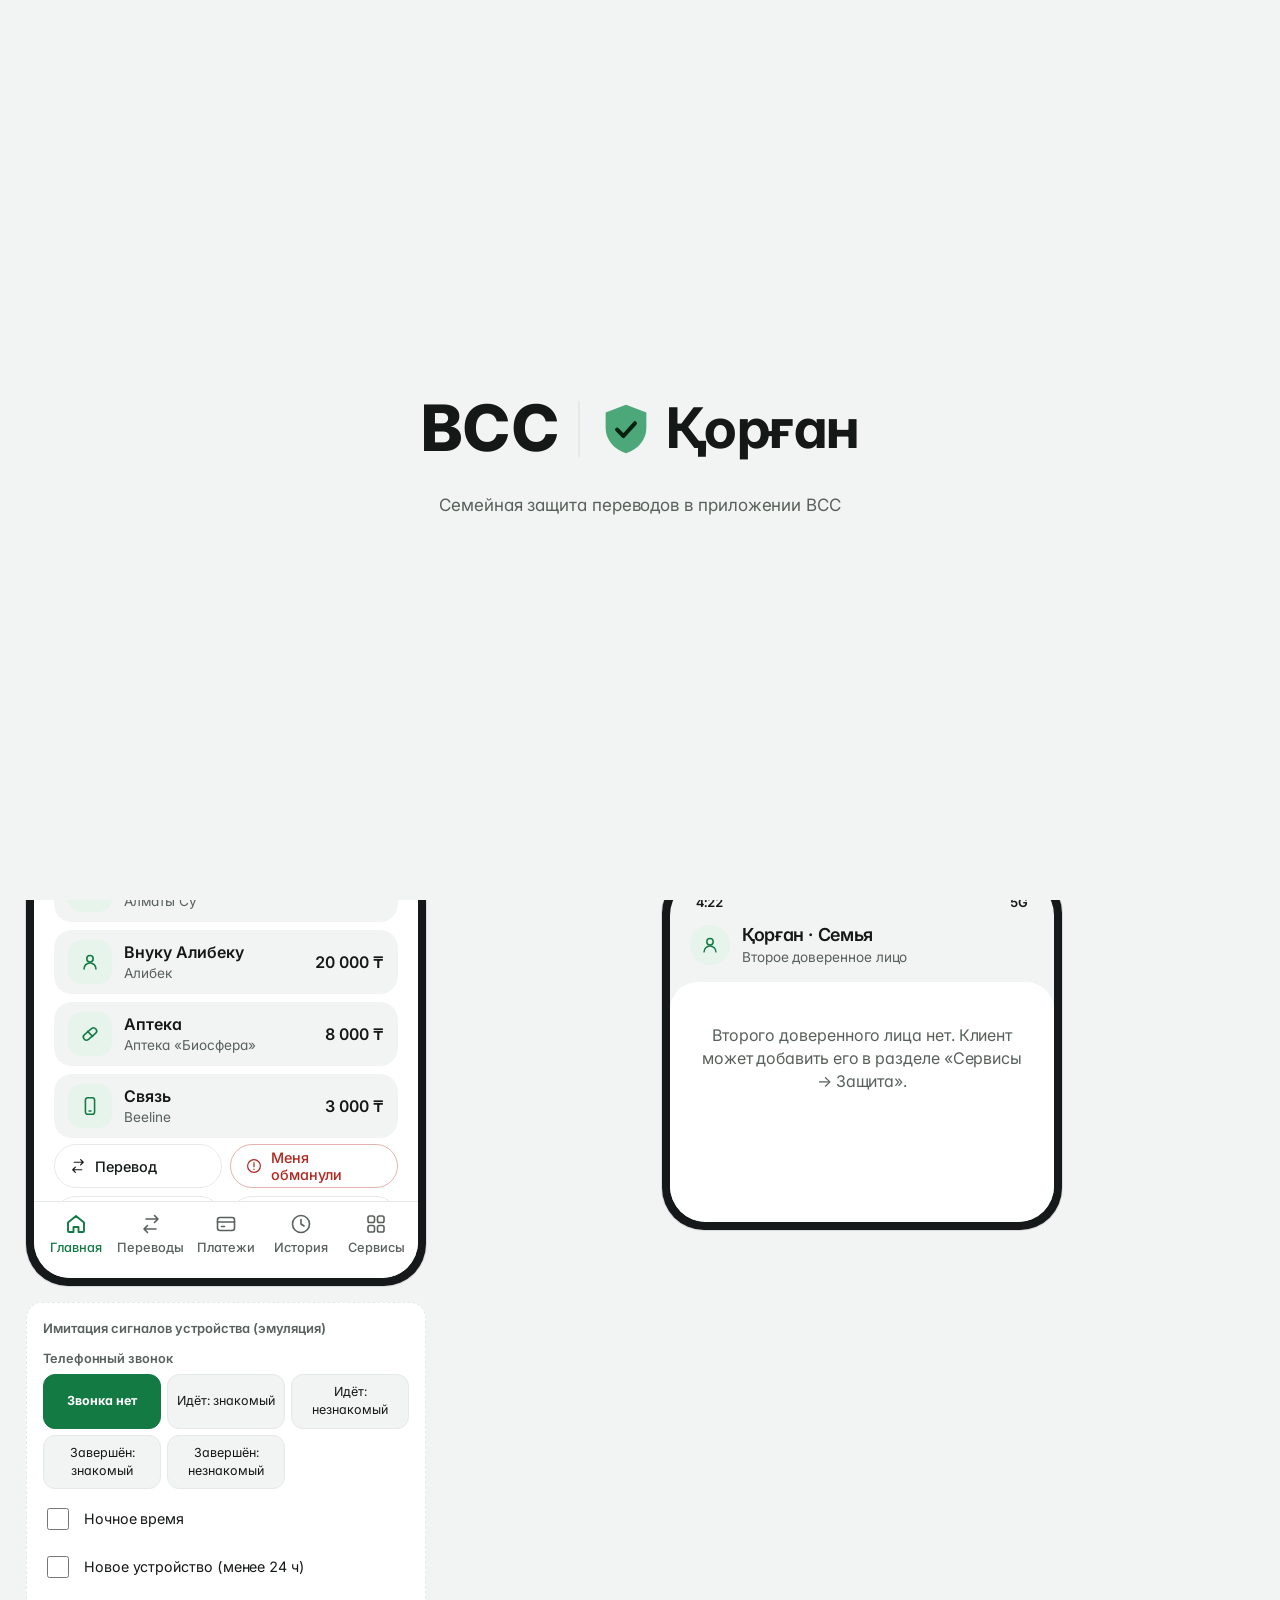
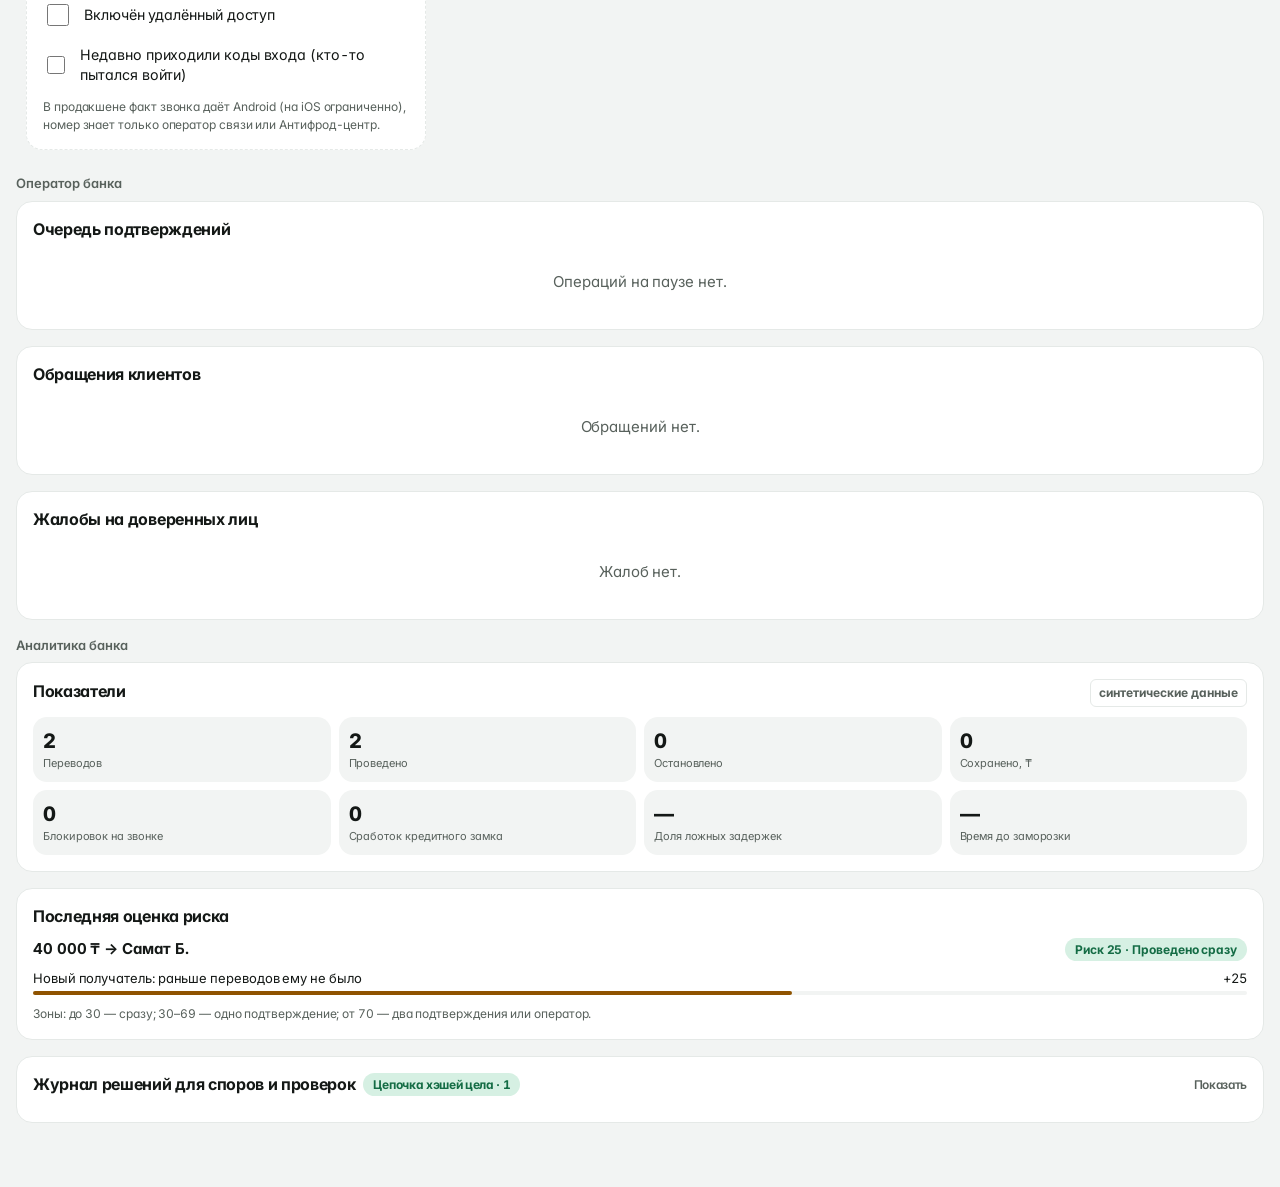
<file: standalone/korgan.artifact.html>
<title>Қорған</title>
<meta name="claude:viewport-fit-sides" content="cover">
<link rel="preconnect" href="https://fonts.googleapis.com">
<link rel="preconnect" href="https://fonts.gstatic.com" crossorigin>
<link rel="stylesheet" href="https://fonts.googleapis.com/css2?family=Inter:wght@400;500;600;700;800&display=swap">
<style>
/* Қорған: структура мобильного банка (серая шапка, чёрная скруглённая панель, зелёная плашка над таб-баром, 5 вкладок).
   Токены в три уровня: primitive -> semantic -> component. Только тёмный вид, как на референсах. Шрифт Inter. */
:root{
  /* primitive */
  --gray-600:#47484b; --gray-700:#3a3b3e; --gray-800:#26272a; --gray-850:#1c1d20; --gray-900:#141517; --gray-950:#0c0d0e;
  --white:#fff; --white-80:#d9dbe0; --white-60:#9ea1aa;
  --green-500:#4ca879; --green-400:#6cc596; --green-900:#143826; --green-ink:#08210f;
  --amber-400:#f2b84b; --amber-900:#3b2f12; --red-400:#ff8c82; --red-900:#40201f; --ok-900:#12372b;
  --font:'Inter',system-ui,-apple-system,'Segoe UI',Roboto,sans-serif;
  /* semantic */
  --c-page:var(--gray-950); --c-top:var(--gray-600); --c-sheet:var(--gray-900); --c-raised:var(--gray-800); --c-line:#2e2f33;
  --c-text:var(--white); --c-muted:var(--white-60); --c-soft:var(--white-80);
  --c-action:var(--green-500); --c-action-hover:var(--green-400); --c-on-action:var(--green-ink);
  --c-on-text:var(--gray-900); --c-on-status:var(--gray-950); --c-brand-soft:var(--green-900); --c-brand-icon:var(--green-400);
  --c-hover:rgba(255,255,255,.03); --c-plate-off:#3c3d41; --c-plate-warn:#f2b84b; --c-plate-bad:#ff8c82; --c-frame:#000; --c-frame-ring:#2a2b2e;
  --c-warn:var(--amber-400); --c-warn-bg:var(--amber-900); --c-bad:var(--red-400); --c-bad-bg:var(--red-900); --c-ok:#6fdca6; --c-ok-bg:var(--ok-900);
  /* component */
  --r-sheet:32px; --r-card:22px; --r-chip:999px; --r-btn:18px; --fs:16px;
  color-scheme:dark;
}
/* светлая тема: по системе или по переключателю (data-theme на <html>) */
@media (prefers-color-scheme: light){:root:not([data-theme="dark"]){
  --white-80:#4a4e57; --white-60:#6b7079;
  --c-page:#e9ecef; --c-top:#d5d9de; --c-sheet:#ffffff; --c-raised:#f1f3f5; --c-line:#e1e4e8;
  --c-text:#14161a; --c-muted:#6b7079; --c-soft:#4a4e57;
  --c-action:#3a9a6a; --c-action-hover:#2f8a5c; --c-on-action:#ffffff;
  --c-on-text:#ffffff; --c-on-status:#ffffff; --c-brand-soft:#dcefe4; --c-brand-icon:#2b8058;
  --c-warn:#8f5300; --c-warn-bg:#fdefd2; --c-bad:#b3261e; --c-bad-bg:#fbe3e0; --c-ok:#146c45; --c-ok-bg:#d6f0e3;
  --c-hover:rgba(0,0,0,.03); --c-plate-off:#d9dce0; --c-frame:#1b1c1f; --c-frame-ring:#c9cdd2;
  color-scheme:light;}}
:root[data-theme="light"]{
  --white-80:#4a4e57; --white-60:#6b7079;
  --c-page:#e9ecef; --c-top:#d5d9de; --c-sheet:#ffffff; --c-raised:#f1f3f5; --c-line:#e1e4e8;
  --c-text:#14161a; --c-muted:#6b7079; --c-soft:#4a4e57;
  --c-action:#3a9a6a; --c-action-hover:#2f8a5c; --c-on-action:#ffffff;
  --c-on-text:#ffffff; --c-on-status:#ffffff; --c-brand-soft:#dcefe4; --c-brand-icon:#2b8058;
  --c-warn:#8f5300; --c-warn-bg:#fdefd2; --c-bad:#b3261e; --c-bad-bg:#fbe3e0; --c-ok:#146c45; --c-ok-bg:#d6f0e3;
  --c-hover:rgba(0,0,0,.03); --c-plate-off:#d9dce0; --c-frame:#1b1c1f; --c-frame-ring:#c9cdd2;
  color-scheme:light;}

*{box-sizing:border-box}
html{-webkit-text-size-adjust:100%}
body{margin:0;background:var(--c-page);color:var(--c-text);font-family:var(--font);font-size:15px;line-height:1.45;
  padding-block:20px 48px;padding-left:max(16px,env(safe-area-inset-left,0px));padding-right:max(16px,env(safe-area-inset-right,0px))}
h1,h2,h3{margin:0;font-weight:800;letter-spacing:-.02em;text-wrap:balance}
button,input,select{font:inherit;color:inherit}
button{cursor:pointer}
:focus-visible{outline:2px solid var(--c-action);outline-offset:2px}
[hidden]{display:none!important}
.wrap{max-width:1320px;margin:0 auto}
.muted{color:var(--c-muted)}
.num{font-variant-numeric:tabular-nums}

/* page header + scenarios */
.top{display:flex;flex-wrap:wrap;gap:12px 24px;align-items:center;justify-content:space-between;margin-bottom:14px}
.brand{display:flex;gap:12px;align-items:center}
.brand h1{font-size:30px;letter-spacing:-.035em}
.brand p{margin:2px 0 0;color:var(--c-muted);font-size:14px;max-width:62ch}
.tag{font-size:11px;text-transform:uppercase;letter-spacing:.08em;color:var(--c-muted);border:1px dashed var(--c-line);padding:4px 8px;border-radius:6px}
.scen{background:var(--c-sheet);border:1px solid var(--c-line);border-radius:18px;padding:12px;margin-bottom:18px;display:grid;gap:10px}
.chips{display:flex;flex-wrap:wrap;gap:8px}
.chip{border:1px solid var(--c-line);background:var(--c-raised);border-radius:12px;padding:8px 12px;font-weight:600;font-size:13px;min-height:40px}
.chip[aria-pressed=true]{border-color:var(--c-action);background:var(--c-brand-soft)}
.scenhint{display:flex;flex-wrap:wrap;gap:6px 16px;align-items:baseline;font-size:14px}
.clock{font-weight:700;font-variant-numeric:tabular-nums}
.grid{display:grid;grid-template-columns:minmax(0,420px) minmax(0,420px) minmax(0,1fr);gap:24px;align-items:start;justify-content:center}
@media (max-width:1280px){.grid{grid-template-columns:minmax(0,420px) minmax(0,1fr)}.col-bank{grid-column:1/-1}}
@media (max-width:900px){.grid{grid-template-columns:minmax(0,1fr)}}
.coltitle{font-size:12px;text-transform:uppercase;letter-spacing:.09em;color:var(--c-muted);margin:0 0 8px;font-weight:600}

/* phone frame */
.phone{background:var(--c-frame);border-radius:44px;padding:9px;max-width:400px;margin:0 auto 16px;box-shadow:0 0 0 1px var(--c-frame-ring)}
.scr{position:relative;background:var(--c-top);border-radius:36px;height:800px;display:flex;flex-direction:column;overflow:hidden;font-size:var(--fs)}
.scr.short{height:auto;min-height:330px}
.phone.large{--fs:19px}
.scroll{flex:1;overflow-y:auto;overflow-x:hidden;display:flex;flex-direction:column;padding-bottom:132px;scrollbar-width:none}
.scroll::-webkit-scrollbar{display:none}
.scr.short .scroll{padding-bottom:0}
.statusbar{display:flex;justify-content:space-between;padding:14px 26px 0;font-weight:600;font-size:14px;flex:none}
.ahead{padding:14px 18px 10px;display:flex;flex-direction:column;gap:12px;flex:none}
.hrow{display:flex;align-items:center;justify-content:space-between;gap:10px}
.hello{display:flex;align-items:center;gap:12px;min-width:0}
.avatar{width:44px;height:44px;border-radius:50%;background:var(--c-action);display:flex;align-items:center;justify-content:center;flex:none}
.avatar svg{width:24px;height:24px;stroke:var(--green-ink);fill:none;stroke-width:2.2;stroke-linecap:round;stroke-linejoin:round}
.hello b{font-size:1.25em;letter-spacing:-.02em;display:block}
.hello small{color:var(--white-80);font-size:.82em;display:block}
.pagetitle{font-size:2em;font-weight:800;letter-spacing:-.03em;margin:4px 0 0}
.pagesub{color:var(--white-80);font-size:.92em;margin:0}
.ibtn{border:0;background:var(--c-sheet);color:var(--c-text);border-radius:14px;min-width:44px;height:44px;padding:0 12px;font-weight:700;display:inline-flex;align-items:center;justify-content:center;gap:6px;flex:none}
.ibtn svg{width:22px;height:22px;stroke:currentColor;fill:none;stroke-width:1.8;stroke-linecap:round;stroke-linejoin:round}
.cardgrid{display:grid;grid-template-columns:1fr 1fr;gap:10px}
.card{background:var(--c-sheet);border-radius:var(--r-card);padding:16px;display:flex;flex-direction:column;gap:6px;text-align:left;border:0;min-width:0}
.card b{font-size:1.08em;letter-spacing:-.015em}
.card small{color:var(--c-muted);font-size:.85em}
.card.wide{grid-column:1/-1}
.bal{font-size:2.15em;font-weight:800;letter-spacing:-.035em;font-variant-numeric:tabular-nums;line-height:1.1}
.cardrow{display:flex;justify-content:space-between;align-items:center;gap:8px;color:var(--white-80);font-size:.88em}
.eye{background:var(--c-raised);border:0;border-radius:10px;min-height:32px;padding:0 10px;font-size:.85em}
.shieldbadge{display:inline-flex;align-items:center;gap:6px;font-weight:700;font-size:.88em;color:var(--c-ok)}
.shieldbadge.off{color:var(--c-muted)}
.shieldbadge i{width:9px;height:9px;border-radius:50%;background:currentColor;display:inline-block}
.pillrow{display:flex;gap:8px;overflow-x:auto;scrollbar-width:none;padding:0 0 2px}
.pillrow::-webkit-scrollbar{display:none}
.pchip{flex:none;background:var(--c-sheet);border:0;border-radius:var(--r-chip);padding:0 18px;min-height:46px;font-weight:600;display:inline-flex;align-items:center;gap:8px}
.pchip svg{width:20px;height:20px;stroke:currentColor;fill:none;stroke-width:1.8;stroke-linecap:round;stroke-linejoin:round}
.pchip[aria-pressed=true]{background:var(--c-text);color:var(--c-on-text)}
.pchip.sos{color:var(--c-bad)}
.sheet{background:var(--c-sheet);border-radius:var(--r-sheet) var(--r-sheet) 0 0;padding:22px 18px 26px;flex:1 0 auto;min-height:360px;display:flex;flex-direction:column;gap:12px}
.sheet h2{font-size:1.45em;letter-spacing:-.025em}
.sect{font-size:.8em;color:var(--c-muted);font-weight:600;margin-top:6px}
.item{display:grid;grid-template-columns:44px minmax(0,1fr) auto;gap:14px;align-items:center;width:100%;background:none;border:0;text-align:left;padding:10px 0;min-height:60px}
.item .ic{width:44px;height:44px;border-radius:14px;background:var(--c-raised);display:flex;align-items:center;justify-content:center;position:relative}
.item .ic svg{width:24px;height:24px;stroke:var(--c-text);fill:none;stroke-width:1.7;stroke-linecap:round;stroke-linejoin:round}
.item b{display:block;font-size:1.05em;font-weight:600;letter-spacing:-.01em}
.item small{display:block;color:var(--white-80);font-size:.88em}
.item .chev{color:var(--c-muted)}
.item.off{opacity:.45;pointer-events:none}
.new{position:absolute;top:-6px;right:-8px;background:#e5675a;color:#fff;font-size:10px;font-weight:700;padding:2px 6px;border-radius:99px}
.tx{display:grid;grid-template-columns:minmax(0,1fr) auto;gap:4px 10px;padding:12px 0;border-top:1px solid var(--c-line)}
.tx:first-of-type{border-top:0}
.tx b{font-weight:600;overflow-wrap:anywhere}
.tx small{color:var(--c-muted)}
.tx .a{font-weight:700;white-space:nowrap;font-variant-numeric:tabular-nums}
.tx .a.in{color:var(--c-ok)}
.tx .dispute{grid-column:1/-1;justify-self:start;background:none;border:0;color:var(--c-bad);font-weight:600;font-size:.85em;padding:2px 0}
.field{display:flex;flex-direction:column;gap:6px}
.field label{font-size:.85em;color:var(--white-80);font-weight:600}
.field select,.field input{width:100%;padding:14px;border:1px solid var(--c-line);background:var(--c-raised);border-radius:16px;min-height:52px}
.check{display:flex;gap:12px;align-items:center;font-size:.95em;min-height:36px}
.check input{width:22px;height:22px;accent-color:var(--c-action)}
.seg{display:grid;grid-auto-flow:column;grid-auto-columns:1fr;background:var(--c-raised);border-radius:16px;padding:4px;gap:4px}
.seg button{border:0;background:none;border-radius:12px;min-height:40px;font-weight:600;font-size:.9em}
.seg button[aria-pressed=true],.seg button[aria-selected=true]{background:var(--c-text);color:var(--c-on-text)}
.tiles{display:grid;grid-template-columns:repeat(4,1fr);gap:8px 6px}
.tile{background:none;border:0;display:flex;flex-direction:column;align-items:center;gap:8px;text-align:center;font-size:.78em;color:var(--c-text);padding:4px 0;min-width:0}
.tile .ic{width:62px;height:62px;border-radius:18px;background:var(--c-raised);display:flex;align-items:center;justify-content:center;position:relative}
.tile .ic svg{width:30px;height:30px;stroke:var(--c-text);fill:none;stroke-width:1.6;stroke-linecap:round;stroke-linejoin:round}
.tile.green .ic{background:var(--c-brand-soft)}
.tile.green .ic svg{stroke:var(--c-brand-icon)}
.tile.off{opacity:.4;pointer-events:none}
.group{background:var(--c-page);border-radius:24px;padding:16px;display:flex;flex-direction:column;gap:12px}
.group h3{font-size:1.15em;display:flex;justify-content:space-between}

/* buttons, notes */
.btn{border:0;border-radius:var(--r-btn);padding:14px;font-weight:700;background:var(--c-action);color:var(--c-on-action);width:100%;min-height:52px;transition:background-color .15s}
.btn:hover:not(:disabled){background:var(--c-action-hover)}
.btn.sec{background:var(--c-raised);color:var(--c-text)}
.btn.ok{background:var(--c-ok);color:var(--c-on-status)}
.btn.danger{background:var(--c-bad);color:var(--c-on-status)}
.btn.small{min-height:40px;padding:8px 14px;width:auto;font-size:.9em}
.btn:disabled{opacity:.45;cursor:not-allowed}
.btn.sos{background:transparent;border:1.5px solid var(--c-bad);color:var(--c-bad)}
.btnrow{display:grid;grid-template-columns:1fr 1fr;gap:8px}
.btnline{display:flex;flex-wrap:wrap;gap:8px}
.note{padding:14px;border-radius:18px;font-size:.93em}
.note b{display:block;margin-bottom:2px;font-size:1.02em}
.note.ok{background:var(--c-ok-bg);color:var(--c-ok)}
.note.warn{background:var(--c-warn-bg);color:var(--c-warn)}
.note.bad{background:var(--c-bad-bg);color:var(--c-bad)}
.note.info{background:var(--c-raised);color:var(--c-text)}
.note .btn{margin-top:10px}
.note details{margin-top:8px}
.pill{display:inline-block;padding:3px 10px;border-radius:99px;font-size:12px;font-weight:700;white-space:nowrap}
.pill.green{background:var(--c-ok-bg);color:var(--c-ok)}
.pill.yellow{background:var(--c-warn-bg);color:var(--c-warn)}
.pill.red{background:var(--c-bad-bg);color:var(--c-bad)}
.pill.gray{background:var(--c-raised);color:var(--c-muted)}
.empty{color:var(--c-muted);text-align:center;padding:20px 8px}
.switch{display:grid;grid-template-columns:minmax(0,1fr) auto;gap:12px;align-items:center;background:var(--c-raised);border-radius:18px;padding:14px}
.switch small{display:block;color:var(--c-muted);font-size:.82em}
.toggle{width:56px;height:32px;border-radius:99px;border:0;background:#55575d;position:relative;transition:background-color .2s}
.toggle::after{content:"";position:absolute;top:3px;left:3px;width:26px;height:26px;border-radius:50%;background:#fff;transition:transform .2s}
.toggle[aria-checked=true]{background:var(--c-action)}
.toggle[aria-checked=true]::after{transform:translateX(24px)}
.listrow{display:flex;justify-content:space-between;gap:8px;padding:12px 14px;border-radius:16px;background:var(--c-raised)}
.listrow span:last-child{color:var(--c-muted);font-size:.85em;text-align:right}
.back{border:0;background:none;color:var(--c-text);font-weight:600;padding:4px 0;align-self:flex-start;min-height:36px}

/* green plate above the tab bar: protection status lives in the app chrome */
.plate{position:absolute;left:10px;right:10px;bottom:84px;z-index:3;border:0;border-radius:26px;background:var(--c-action);color:var(--c-on-action);padding:14px 16px;display:grid;grid-template-columns:minmax(0,1fr) 44px;gap:10px;align-items:center;text-align:left}
.plate b{display:block;font-size:1.02em;letter-spacing:-.01em}
.plate small{display:block;font-size:.84em;opacity:.85}
.plate .pi{width:44px;height:44px;border-radius:50%;background:rgba(8,33,15,.82);display:flex;align-items:center;justify-content:center}
.plate .pi svg{width:22px;height:22px;stroke:var(--green-400);fill:none;stroke-width:2;stroke-linecap:round;stroke-linejoin:round}
.plate.warn{background:var(--c-plate-warn);color:#2a1d00}
.plate.warn .pi{background:rgba(42,29,0,.8)}
.plate.warn .pi svg{stroke:#f2b84b}
.plate.bad{background:var(--c-plate-bad);color:#2b0907}
.plate.bad .pi{background:rgba(43,9,7,.8)}
.plate.bad .pi svg{stroke:#ff8c82}
.plate.off{background:var(--c-plate-off);color:var(--c-text)}
.plate.off .pi{background:var(--c-raised)}
.plate.off .pi svg{stroke:var(--c-muted)}
.appnav{position:absolute;left:0;right:0;bottom:0;z-index:4;display:grid;grid-template-columns:repeat(5,1fr);background:var(--c-sheet);padding:8px 4px 16px;border-top:1px solid var(--c-line)}
.appnav button{border:0;background:none;display:flex;flex-direction:column;align-items:center;gap:4px;padding:4px 0;font-size:.72em;font-weight:600;min-height:56px;color:var(--c-text)}
.appnav svg{width:26px;height:26px;stroke:currentColor;fill:none;stroke-width:1.7;stroke-linecap:round;stroke-linejoin:round}
.appnav button[aria-current=page]{color:var(--c-action)}
.appnav button[aria-current=page] svg{fill:rgba(76,168,121,.25)}

/* overlay inside the phone */
.wizhead{display:flex;align-items:center;gap:12px;font-size:.85em;color:var(--c-muted)}
.wizhead button{border:0;background:none;color:var(--c-text);font-weight:600;padding:6px 0;min-height:40px}
.wizbar{flex:1;height:6px;border-radius:3px;background:var(--c-raised);overflow:hidden}
.wizbar i{display:block;height:100%;background:var(--c-action);border-radius:3px;transition:width .25s ease}
.wiztitle{font-size:1.55em;font-weight:800;letter-spacing:-.03em;line-height:1.15;text-wrap:balance}
.opts{display:flex;flex-direction:column;gap:10px}
.opt{display:flex;flex-direction:column;gap:2px;text-align:left;width:100%;padding:16px;border:1px solid var(--c-line);border-radius:20px;background:var(--c-raised);min-height:56px}
.opt span{font-size:.85em;color:var(--c-muted)}
.opt[aria-pressed=true]{border-color:var(--c-action);background:var(--c-brand-soft);box-shadow:inset 0 0 0 1px var(--c-action)}
.kv{display:grid;grid-template-columns:auto minmax(0,1fr);gap:4px 12px;font-size:13px;margin:0}
.kv dt{color:var(--c-muted)}
.kv dd{margin:0;font-variant-numeric:tabular-nums;overflow-wrap:anywhere}
.statement{white-space:pre-wrap;font-size:12px;background:var(--c-raised);border-radius:12px;padding:10px;max-height:160px;overflow:auto;margin-top:8px}
.events{font-size:12px;color:var(--c-muted);display:flex;flex-direction:column;gap:2px;max-height:110px;overflow:auto}
.callscreen{display:flex;flex-direction:column;align-items:center;gap:14px;text-align:center;margin-top:20px}
.callscreen .pill{white-space:normal;text-align:center;line-height:1.3;padding:6px 12px}
.callscreen .av{width:96px;height:96px;border-radius:50%;background:var(--c-brand-soft);display:flex;align-items:center;justify-content:center}
.callscreen .av svg{width:44px;height:44px;stroke:var(--c-brand-icon);fill:none;stroke-width:1.8;stroke-linecap:round;stroke-linejoin:round}

/* trusted phones */
.req{background:var(--c-page);border-radius:22px;padding:14px;display:flex;flex-direction:column;gap:10px}
.req .sum{font-size:1.6em;font-weight:800;letter-spacing:-.03em;font-variant-numeric:tabular-nums}
.req ul{margin:0;padding-left:18px;font-size:.92em}
.scr.short .sheet{min-height:240px;border-radius:var(--r-sheet) var(--r-sheet) 0 0}

/* bank column */
.panel{background:var(--c-sheet);border:1px solid var(--c-line);border-radius:20px;padding:16px;margin-bottom:16px;min-width:0}
.panel h3{font-size:16px;margin-bottom:10px;display:flex;justify-content:space-between;gap:8px;align-items:baseline;flex-wrap:wrap}
.qcard{border:1px solid var(--c-line);border-radius:16px;padding:12px;display:flex;flex-direction:column;gap:8px;margin-bottom:10px;background:var(--c-page)}
.qcard .head{display:flex;justify-content:space-between;gap:8px;align-items:center;flex-wrap:wrap}
.rs{display:grid;grid-template-columns:minmax(0,1fr) 44px;gap:3px 10px;font-size:13px}
.rs .pts{text-align:right;font-variant-numeric:tabular-nums}
.rs .bar{grid-column:1/-1;height:4px;background:var(--c-raised);border-radius:2px;margin-bottom:4px}
.rs .bar i{display:block;height:100%;background:var(--c-warn);border-radius:2px}
.rs .bar i.neg{background:var(--c-ok)}
.stats{display:grid;grid-template-columns:repeat(4,minmax(0,1fr));gap:8px}
@media (max-width:560px){.stats{grid-template-columns:repeat(2,minmax(0,1fr))}}
.stat{background:var(--c-raised);border-radius:14px;padding:10px}
.stat .v{font-size:20px;font-weight:800;letter-spacing:-.02em;font-variant-numeric:tabular-nums}
.stat .k{font-size:11px;color:var(--c-muted)}
.audit{max-height:220px;overflow:auto;font-size:12px;display:flex;flex-direction:column;gap:3px}
.audit div{display:grid;grid-template-columns:56px 80px minmax(0,1fr);gap:8px}
.audit code{font-size:11px;color:var(--c-muted)}
.inline{display:flex;gap:8px;flex-wrap:wrap}
.inline input{flex:1;min-width:120px;padding:8px 10px;border:1px solid var(--c-line);background:var(--c-raised);border-radius:10px}
.chain svg{width:100%;height:auto;display:block}
.sim{border:1px dashed var(--c-line);border-radius:20px;padding:16px;background:var(--c-sheet);display:flex;flex-direction:column;gap:12px;max-width:400px;margin:0 auto}
.sim .seg2{display:grid;grid-template-columns:repeat(auto-fit,minmax(104px,1fr));gap:6px}
.sim .seg2 button{border:1px solid var(--c-line);background:var(--c-raised);border-radius:12px;padding:8px 6px;font-size:12.5px;min-height:40px}
.sim .seg2 button[aria-pressed=true]{background:var(--c-action);color:var(--c-on-action);border-color:var(--c-action);font-weight:700}
.toast{position:fixed;left:50%;bottom:calc(20px + env(safe-area-inset-bottom,0px));transform:translateX(-50%);background:var(--c-text);color:var(--c-on-text);padding:10px 16px;border-radius:14px;font-size:14px;max-width:min(560px,calc(100vw - 32px));z-index:20}
@media (prefers-reduced-motion:no-preference){.pulse{animation:pulse 1.6s ease-in-out infinite}@keyframes pulse{50%{opacity:.55}}}
@media (max-width:430px){.phone{border-radius:36px;padding:7px}.scr{height:760px;border-radius:30px}}

/* ---------- движение: как в мобильном банке (короткие, с замедлением в конце) ---------- */
:root{--ease-out:cubic-bezier(.2,.8,.2,1);--ease-in:cubic-bezier(.4,0,1,1);--t-fast:120ms;--t-mid:240ms;--t-slow:340ms}
.small{font-size:.82em;margin:0}
.btn,.item,.card,.tile,.pchip,.opt,.chip,.ibtn,.appnav button,.plate,.seg button,.back,.eye,.toggle{
  transition:transform var(--t-fast) var(--ease-out),background-color var(--t-mid) ease,color var(--t-mid) ease,opacity var(--t-mid) ease,box-shadow var(--t-mid) ease;
  -webkit-tap-highlight-color:transparent;touch-action:manipulation}
.btn:active:not(:disabled),.card:active,.tile:active,.pchip:active,.opt:active,.chip:active,.ibtn:active,.seg button:active,.eye:active{transform:scale(.965)}
.item:active,.plate:active{transform:scale(.985)}
.appnav button:active svg{transform:scale(.88)}
.appnav svg{transition:transform var(--t-fast) var(--ease-out),fill var(--t-mid) ease}
.item{border-radius:16px}
.item:hover{background:var(--c-hover)}
@keyframes fadeUp{from{opacity:0;transform:translateY(10px)}to{opacity:1;transform:none}}
@keyframes pushIn{from{opacity:0;transform:translateX(28px)}to{opacity:1;transform:none}}
@keyframes popIn{from{opacity:0;transform:translateX(-28px)}to{opacity:1;transform:none}}
@keyframes sheetUp{from{transform:translateY(100%)}to{transform:none}}
@keyframes sheetDown{from{transform:none}to{transform:translateY(100%)}}
@keyframes fadeIn{from{opacity:0}to{opacity:1}}
@keyframes fadeOut{from{opacity:1}to{opacity:0}}
@keyframes pushOut{from{opacity:1;transform:none}to{opacity:0;transform:translateX(28px)}}
@keyframes spin{to{transform:rotate(360deg)}}
@keyframes draw{to{stroke-dashoffset:0}}
@keyframes ring{0%{transform:scale(.6);opacity:0}60%{transform:scale(1.06);opacity:1}100%{transform:scale(1)}}
@keyframes shake{20%,60%{transform:translateX(-6px)}40%,80%{transform:translateX(6px)}}
.enter{animation:fadeUp var(--t-mid) var(--ease-out) both}
.enter-push{animation:pushIn var(--t-mid) var(--ease-out) both}
.enter-pop{animation:popIn var(--t-mid) var(--ease-out) both}
.shake{animation:shake .32s ease}
#wAlerts .note{animation:fadeUp var(--t-mid) var(--ease-out) both}
.plate{transition:background-color var(--t-slow) ease,color var(--t-slow) ease,transform var(--t-fast) var(--ease-out)}
.plate>span:first-child{animation:fadeIn var(--t-mid) ease both}
.plate.hide{transform:translateY(140%);pointer-events:none}
.toast:not([hidden]){animation:fadeUp var(--t-mid) var(--ease-out) both}

/* наложения: нижний лист и экран поверх */
.overlay{position:absolute;inset:0;z-index:6}
.ov-backdrop{position:absolute;inset:0;background:rgba(0,0,0,.55);animation:fadeIn var(--t-mid) ease both}
.ov-panel{position:absolute;background:var(--c-sheet);display:flex;flex-direction:column;overflow:auto;scrollbar-width:none}
.ov-panel::-webkit-scrollbar{display:none}
.overlay.full .ov-backdrop{display:none}
.overlay.full .ov-panel{inset:0;padding:54px 18px 22px;animation:pushIn var(--t-slow) var(--ease-out) both}
.overlay.sheet .ov-panel{left:0;right:0;bottom:0;max-height:88%;border-radius:30px 30px 0 0;padding:10px 18px 26px;animation:sheetUp var(--t-slow) var(--ease-out) both}
.overlay.sheet .ov-panel::before{content:"";display:block;width:40px;height:5px;border-radius:3px;background:#55575d;margin:0 auto 14px;flex:none}
.overlay.closing .ov-backdrop{animation:fadeOut 200ms ease both}
.overlay.closing.sheet .ov-panel{animation:sheetDown 220ms var(--ease-in) both}
.overlay.closing.full .ov-panel{animation:pushOut 200ms var(--ease-in) both}
.ov-in{display:flex;flex-direction:column;gap:14px;animation:fadeIn 180ms ease both}
.splash{position:absolute;inset:0;z-index:9;background:var(--c-sheet);display:flex;flex-direction:column;align-items:center;justify-content:center;gap:12px;font-size:1.4em;transition:opacity .4s ease}
.splash svg{animation:ring .6s var(--ease-out) both}
.splash.gone{opacity:0;pointer-events:none}

/* перевод */
#tabTransfer,#trPick,#trCard,#trAmount{display:flex;flex-direction:column;gap:12px}
#trPick[hidden],#trCard[hidden],#trAmount[hidden]{display:none}
.recent{display:flex;gap:14px;overflow-x:auto;scrollbar-width:none;padding:2px 0 4px}
.recent::-webkit-scrollbar{display:none}
.recent button{flex:none;width:68px;border:0;background:none;display:flex;flex-direction:column;align-items:center;gap:6px;font-size:.76em;text-align:center;line-height:1.2}
.ava{width:52px;height:52px;border-radius:50%;display:flex;align-items:center;justify-content:center;font-weight:700;font-size:1.05em;color:#fff;flex:none}
.item .ava{width:44px;height:44px;font-size:.95em}
.tagw{display:inline-block;font-size:.72em;font-weight:700;padding:2px 8px;border-radius:99px;background:var(--c-ok-bg);color:var(--c-ok);margin-left:6px;vertical-align:2px}
.tagn{background:var(--c-raised);color:var(--c-muted)}
.demo-flag{font-size:.8em;color:var(--c-warn);background:var(--c-warn-bg);border-radius:12px;padding:8px 12px}
.cardface{color:#fff;position:relative;aspect-ratio:1.586;max-width:100%;border-radius:20px;padding:18px;background:linear-gradient(135deg,#2c2d31,#18191b 60%,#1f3a2c);display:flex;flex-direction:column;justify-content:flex-end;gap:8px;overflow:hidden;box-shadow:inset 0 0 0 1px rgba(255,255,255,.06)}
.cardface::after{content:"";position:absolute;right:-40px;top:-60px;width:180px;height:180px;border-radius:50%;background:radial-gradient(circle,rgba(76,168,121,.35),transparent 70%)}
.cf-chip{position:absolute;top:20px;left:18px;width:40px;height:30px;border-radius:7px;background:linear-gradient(135deg,#d8c27a,#9c8a48)}
.cf-num{font-size:1.32em;letter-spacing:.08em;font-variant-numeric:tabular-nums;font-weight:600;white-space:nowrap}
.cf-name{font-size:.78em;letter-spacing:.12em;color:rgba(255,255,255,.75);text-transform:uppercase;min-height:1.2em}
.err{color:var(--c-bad);font-size:.85em;margin:0;min-height:1.2em}
.field input.bad{border-color:var(--c-bad)}
.field input.good{border-color:var(--c-action)}
.who{display:flex;align-items:center;gap:12px}
.who b{display:block;font-size:1.1em}
.who small{color:var(--c-muted)}
.amountbox{display:flex;flex-direction:column;gap:4px;background:var(--c-raised);border-radius:22px;padding:16px 18px}
.amountline{display:flex;align-items:baseline;gap:8px}
.amountline input{flex:1;min-width:0;border:0;background:none;font-size:2.3em;font-weight:800;letter-spacing:-.03em;font-variant-numeric:tabular-nums;padding:0;outline:none}
.amountline .cur{font-size:1.8em;font-weight:800;color:var(--c-muted)}
.amountbox:focus-within{box-shadow:0 0 0 2px var(--c-action)}
.rows{display:flex;flex-direction:column;background:var(--c-raised);border-radius:20px;padding:4px 16px}
.rows div{display:flex;justify-content:space-between;gap:12px;padding:12px 0;border-top:1px solid var(--c-line)}
.rows div:first-child{border-top:0}
.rows span:first-child{color:var(--c-muted)}
.rows span:last-child{text-align:right;font-weight:600;overflow-wrap:anywhere}
.bigsum{font-size:2.2em;font-weight:800;letter-spacing:-.035em;text-align:center;font-variant-numeric:tabular-nums}
.spin{width:20px;height:20px;border-radius:50%;border:2.5px solid currentColor;border-right-color:transparent;display:inline-block;vertical-align:-4px;animation:spin .7s linear infinite}
.result{display:flex;flex-direction:column;align-items:center;text-align:center;gap:10px;margin-top:18px}
.result .mark{width:96px;height:96px;border-radius:50%;display:flex;align-items:center;justify-content:center;animation:ring .5s var(--ease-out) both}
.result .mark svg{width:46px;height:46px;fill:none;stroke-width:3;stroke-linecap:round;stroke-linejoin:round}
.result .mark path{stroke-dasharray:60;stroke-dashoffset:60;animation:draw .5s .25s var(--ease-out) forwards}
.mark.ok{background:var(--c-ok-bg)} .mark.ok svg{stroke:var(--c-ok)}
.mark.warn{background:var(--c-warn-bg)} .mark.warn svg{stroke:var(--c-warn)}
.mark.bad{background:var(--c-bad-bg)} .mark.bad svg{stroke:var(--c-bad)}
.result h2{font-size:1.5em}
.ladder{display:flex;flex-direction:column;gap:0;text-align:left;width:100%;background:var(--c-raised);border-radius:20px;padding:12px 16px}
.step{display:grid;grid-template-columns:22px minmax(0,1fr);gap:10px;align-items:start;padding:7px 0;position:relative}
.step i{width:14px;height:14px;border-radius:50%;margin-top:4px;border:2px solid #55575d;background:transparent;transition:background-color .3s,border-color .3s}
.step.done i{background:var(--c-action);border-color:var(--c-action)}
.step.now i{border-color:var(--c-warn);background:var(--c-warn)}
.step.now i{animation:pulseDot 1.4s ease-in-out infinite}
@keyframes pulseDot{50%{box-shadow:0 0 0 6px rgba(242,184,75,.18)}}
.step small{display:block;color:var(--c-muted);font-size:.82em}
.step:not(:last-child)::after{content:"";position:absolute;left:6px;top:24px;bottom:-6px;width:2px;background:var(--c-line)}
@media (prefers-reduced-motion:reduce){*,*::before,*::after{animation-duration:.01ms!important;animation-iteration-count:1!important;transition-duration:.01ms!important}}

/* ---------- ровная сетка: отступы между блоками, выравнивание строк, место под плашку ---------- */
#tabHome,#tabHist,#tabPay,#svcMain,#svcProt,#svcCredit,#trPeople,#wAlerts>div{display:flex;flex-direction:column;gap:10px}
#tabHome>.item,#trPeople>.item{margin:0}
.sect{margin-top:8px}
.scroll{padding-bottom:210px}
.scr.short .scroll{padding-bottom:0}
.switch{grid-template-columns:minmax(0,1fr) 56px}
.switch .toggle{flex:none;justify-self:end}
.listrow{align-items:center;min-height:52px}
.listrow span:first-child{min-width:0;overflow-wrap:anywhere}
.listrow span:last-child{flex:none;white-space:nowrap}
.item{grid-template-columns:44px minmax(0,1fr) 20px;column-gap:14px}
.item .chev{display:flex;align-items:center;justify-content:center}
.item>span:nth-child(2){min-width:0}
.tiles{align-items:start;grid-template-columns:repeat(4,minmax(0,1fr));gap:14px 8px}
.tile{line-height:1.25;justify-content:flex-start}
.tile .ic{flex:none}
.tile>:last-child{min-height:2.5em}
.cardgrid{align-items:stretch}
.cardgrid .card{justify-content:flex-start}
.pillrow{align-items:center}
.pchip{white-space:nowrap}
.plate{min-height:76px}
.plate b,.plate small{white-space:nowrap;overflow:hidden;text-overflow:ellipsis}
.appnav button{min-width:0;white-space:nowrap}
.appnav{padding-bottom:max(14px,env(safe-area-inset-bottom,0px))}
.group .tiles{gap:14px 8px}
.btn+.btn{margin-top:0}

/* переключатель темы и плавная смена */
.themeseg{display:inline-grid;grid-auto-flow:column;background:var(--c-raised);border:1px solid var(--c-line);border-radius:12px;padding:3px;gap:3px}
.themeseg button{border:0;background:none;border-radius:9px;min-height:34px;padding:0 12px;font-weight:600;font-size:13px;display:inline-flex;align-items:center;gap:6px;color:var(--c-muted)}
.themeseg button svg{width:16px;height:16px;stroke:currentColor;fill:none;stroke-width:2;stroke-linecap:round}
.themeseg button[aria-pressed=true]{background:var(--c-sheet);color:var(--c-text);box-shadow:0 1px 2px rgba(0,0,0,.12)}
.topright{display:flex;flex-wrap:wrap;gap:8px;align-items:center}
html.theme-anim *,html.theme-anim *::before,html.theme-anim *::after{transition:background-color .35s ease,color .35s ease,border-color .35s ease,fill .35s ease,stroke .35s ease!important}
:root[data-theme="light"] .item small,:root[data-theme="light"] .hello small{color:var(--c-soft)}
.sheet .pchip{background:var(--c-raised)}
.sheet .pchip[aria-pressed=true]{background:var(--c-text);color:var(--c-on-text)}
.trow{display:grid;grid-template-columns:44px minmax(0,1fr) auto;gap:12px;align-items:center;background:var(--c-raised);border-radius:18px;padding:10px 12px}
.trow .ava{width:44px;height:44px;font-size:.95em}
.tinfo{min-width:0}
.tinfo b{display:block;font-weight:600;overflow-wrap:anywhere}
.tinfo small{display:block;color:var(--c-muted);font-size:.82em}
.tact{display:flex;gap:6px;flex-wrap:wrap;justify-content:flex-end}
.tact .btn.small{min-height:36px;padding:6px 10px;font-size:.82em;background:var(--c-sheet)}
.tact .danger-t{color:var(--c-bad)}
.chathead{display:flex;align-items:center;gap:12px}
.chathead b{display:block;font-size:1.05em}
.chathead small{display:block;color:var(--c-muted);font-size:.82em}
.chat{display:flex;flex-direction:column;gap:8px}
.bub{max-width:86%;padding:11px 14px;border-radius:20px;font-size:.95em;line-height:1.4}
.bub.bot{align-self:flex-start;background:var(--c-raised);border-bottom-left-radius:6px}
.bub.me{align-self:flex-end;background:var(--c-action);color:var(--c-on-action);border-bottom-right-radius:6px;font-weight:600}
.bub.fresh{animation:fadeUp var(--t-mid) var(--ease-out) both}
.bub.typing{display:flex;gap:5px;align-items:center;padding:14px 16px;animation:fadeIn .2s ease both}
.bub.typing i{width:7px;height:7px;border-radius:50%;background:var(--c-muted);animation:dot 1s ease-in-out infinite}
.bub.typing i:nth-child(2){animation-delay:.15s}.bub.typing i:nth-child(3){animation-delay:.3s}
@keyframes dot{0%,80%,100%{opacity:.3;transform:none}40%{opacity:1;transform:translateY(-3px)}}
.replies{display:flex;flex-direction:column;gap:8px;align-items:flex-end;animation:fadeUp var(--t-mid) var(--ease-out) both}
.pchip.reply{white-space:normal;text-align:right;min-height:44px;padding:8px 16px;border:1.5px solid var(--c-action);background:transparent;color:var(--c-text)}
.vbox{background:var(--c-raised);border-radius:12px;padding:10px;display:flex;flex-direction:column;gap:6px}
.lockmode{display:flex;flex-direction:column;gap:10px;background:var(--c-raised);border-radius:18px;padding:12px}
.lockmode .seg{background:var(--c-sheet)}
.modelist{margin:0;padding:0;list-style:none;display:flex;flex-direction:column;gap:8px;font-size:.88em}
.modelist li{display:grid;grid-template-columns:10px minmax(0,1fr);gap:10px;align-items:start}
.modelist li::before{content:"";width:10px;height:10px;border-radius:50%;margin-top:.35em}
.modelist li.ok::before{background:var(--c-ok)}.modelist li.warn::before{background:var(--c-plate-warn)}.modelist li.bad::before{background:var(--c-bad)}
.tx .a.debt{color:var(--c-muted);text-align:right}
.tx .a.debt small{display:block;font-weight:500;font-size:.75em}
.hero{display:grid;grid-template-columns:52px minmax(0,1fr);gap:14px;align-items:center;background:var(--c-raised);border-radius:20px;padding:14px}
.hero .ic{width:52px;height:52px;border-radius:16px;background:var(--c-brand-soft);display:flex;align-items:center;justify-content:center}
.hero .ic svg{width:28px;height:28px;stroke:var(--c-brand-icon);fill:none;stroke-width:1.8;stroke-linecap:round;stroke-linejoin:round}
.hero b{display:block;font-size:1.05em}
.hero small{display:block;color:var(--c-muted);font-size:.85em;margin-top:2px}
.examples{display:flex;flex-direction:column;gap:8px}
.ex{background:var(--c-raised);border-radius:16px;padding:12px 14px 12px 16px;border-left:4px solid var(--c-ok)}
.ex.warn{border-left-color:var(--c-plate-warn)}.ex.bad{border-left-color:var(--c-bad)}
.ex b{display:block;font-size:.95em}.ex small{display:block;color:var(--c-muted);font-size:.84em;margin-top:2px}
.rcheck{background:var(--c-raised);border-radius:18px;padding:14px;display:flex;flex-direction:column;gap:10px;border:1.5px solid transparent;animation:fadeUp var(--t-mid) var(--ease-out) both}
.rcheck.bad{border-color:var(--c-bad)}
.rhead{display:flex;justify-content:space-between;align-items:center;gap:8px}
.rcheck small{font-size:.78em}

/* ================= Минималистичный слой (BCC-подобная сдержанность) =================
   Один акцент — зелёный. Поверхности почти без цвета, разделители волосяные, тени не используются.
   Единственный яркий элемент — плашка статуса защиты. */
:root{
  --c-page:#0f1211; --c-top:#0f1211; --c-sheet:#171b19; --c-raised:#1f2422; --c-line:#29302d;
  --c-text:#f1f4f2; --c-muted:#8e9893; --c-soft:#b9c1bd; --white-80:#b9c1bd; --white-60:#8e9893;
  --c-action:#2fb36e; --c-action-hover:#3cc27b; --c-on-action:#ffffff;
  --c-brand-soft:rgba(47,179,110,.14); --c-brand-icon:#45c784; --c-on-text:#0f1211;
  --c-hover:rgba(255,255,255,.03); --c-plate-off:#262b29; --c-frame:#050606; --c-frame-ring:#23282a;
  --r-sheet:28px; --r-card:18px; --r-btn:14px;
}
@media (prefers-color-scheme: light){:root:not([data-theme="dark"]){
  --c-page:#f2f4f3; --c-top:#f2f4f3; --c-sheet:#ffffff; --c-raised:#f2f4f3; --c-line:#e5e9e7;
  --c-text:#141816; --c-muted:#6f7873; --c-soft:#46504b; --white-80:#46504b; --white-60:#6f7873;
  --c-action:#1f9d5c; --c-action-hover:#18894f; --c-on-action:#ffffff;
  --c-brand-soft:#e6f4ec; --c-brand-icon:#1f9d5c; --c-on-text:#ffffff; --c-hover:rgba(0,0,0,.025);
  --c-plate-off:#e5e9e7; --c-frame:#16191a; --c-frame-ring:#d7dcda;
}}
:root[data-theme="light"]{
  --c-page:#f2f4f3; --c-top:#f2f4f3; --c-sheet:#ffffff; --c-raised:#f2f4f3; --c-line:#e5e9e7;
  --c-text:#141816; --c-muted:#6f7873; --c-soft:#46504b; --white-80:#46504b; --white-60:#6f7873;
  --c-action:#1f9d5c; --c-action-hover:#18894f; --c-on-action:#ffffff;
  --c-brand-soft:#e6f4ec; --c-brand-icon:#1f9d5c; --c-on-text:#ffffff; --c-hover:rgba(0,0,0,.025);
  --c-plate-off:#e5e9e7; --c-frame:#16191a; --c-frame-ring:#d7dcda;
}
body{font-size:15px;letter-spacing:-.005em;font-feature-settings:"tnum" 1,"cv11" 1}
h1,h2,h3{font-weight:700;letter-spacing:-.02em}
.brand h1{font-size:26px;font-weight:700}
.coltitle{text-transform:none;letter-spacing:0;font-size:13px;font-weight:600;color:var(--c-muted)}
.tag{text-transform:none;letter-spacing:0;font-size:12px;border-style:solid}
.scen,.panel,.sim{border-radius:16px}
.chip{border-radius:10px;font-weight:500;background:var(--c-sheet)}
.chip[aria-pressed=true]{background:var(--c-brand-soft);border-color:var(--c-action);color:var(--c-text)}

/* телефон */
.phone{border-radius:42px;padding:8px}
.scr{background:var(--c-top)}
.statusbar{font-weight:600;font-size:13px}
.ahead{padding:10px 20px 14px;gap:14px}
.pagetitle{font-size:1.75em;font-weight:700;letter-spacing:-.025em}
.pagesub{color:var(--c-muted);font-size:.88em}
.hello b{font-size:1.12em;font-weight:600}
.hello small{color:var(--c-muted)}
.avatar{width:40px;height:40px;background:var(--c-brand-soft)}
.avatar svg{stroke:var(--c-brand-icon);stroke-width:1.6;width:22px;height:22px}
.ibtn{background:transparent;border:1px solid var(--c-line);border-radius:12px;min-width:40px;height:40px;font-weight:600;font-size:.85em;color:var(--c-muted)}
.sheet{border-radius:var(--r-sheet) var(--r-sheet) 0 0;padding:22px 20px 26px;gap:14px}
.sheet h2{font-size:1.15em;font-weight:700}
.sect{font-size:.8em;font-weight:500;color:var(--c-muted);margin-top:10px}

/* баланс: одна большая цифра, без лишнего */
.cardgrid{gap:8px}
.card{background:var(--c-sheet);border:1px solid var(--c-line);border-radius:var(--r-card);padding:14px 16px}
.card.wide{padding:18px}
.card b{font-weight:600;font-size:.98em}
.bal{font-size:2em;font-weight:700;letter-spacing:-.03em}
.eye{background:transparent;border:1px solid var(--c-line);border-radius:9px;color:var(--c-muted)}
.shieldbadge{font-weight:500}

/* фишки-фильтры и быстрые действия */
.pchip{background:var(--c-sheet);border:1px solid var(--c-line);border-radius:999px;min-height:40px;padding:0 14px;font-weight:500;font-size:.9em}
.pchip svg{width:18px;height:18px;stroke-width:1.6}
.pchip[aria-pressed=true],.sheet .pchip[aria-pressed=true]{background:var(--c-text);border-color:var(--c-text);color:var(--c-on-text)}
.sheet .pchip{background:transparent}
.pchip.sos{color:var(--c-bad);border-color:color-mix(in srgb,var(--c-bad) 35%,transparent)}

/* списки: иконка в круге, тонкий шеврон, волосяной разделитель */
.item{grid-template-columns:40px minmax(0,1fr) 18px;column-gap:14px;padding:12px 0;min-height:56px;border-radius:0;border-bottom:1px solid var(--c-line)}
#tabHome>.item:last-of-type,#trPeople>.item:last-child{border-bottom:0}
.item:hover{background:transparent}
.item .ic{width:40px;height:40px;border-radius:50%;background:var(--c-brand-soft)}
.item .ic svg{width:21px;height:21px;stroke:var(--c-brand-icon);stroke-width:1.6}
.item b{font-weight:500;font-size:1em}
.item small{color:var(--c-muted);font-size:.84em}
.item .chev{color:var(--c-muted)}
#tabHome,#tabHist,#tabPay,#svcMain,#svcProt,#svcCredit,#trPeople{gap:8px}
#tabHome,#trPeople{gap:0}
#tabHome>h2,#tabHome>.sect{margin-bottom:6px}
#tabHome>.sect{margin-top:18px}

/* плитки сервисов: круг, без подложки-карточки у групп */
.group{background:transparent;padding:0;gap:14px}
#svcMain{gap:26px}
.group h3{font-size:1em;font-weight:600}
.tiles{gap:16px 6px}
.tile{font-size:.76em;gap:8px;color:var(--c-soft)}
.tile .ic{width:54px;height:54px;border-radius:50%;background:var(--c-raised)}
.tile .ic svg{width:24px;height:24px;stroke-width:1.6;stroke:var(--c-text)}
.tile.green .ic{background:var(--c-brand-soft)}
.tile.green .ic svg{stroke:var(--c-brand-icon)}
.new{top:-2px;right:-2px;width:10px;height:10px;padding:0;font-size:0;border-radius:50%;background:var(--c-action);box-shadow:0 0 0 2px var(--c-sheet)}

/* назад: тонкий шеврон слева */
.back,.wizhead button{display:inline-flex;align-items:center;gap:2px;color:var(--c-text);font-weight:500;padding:6px 8px 6px 0}
.chev-l{width:22px;height:22px;stroke:currentColor;fill:none;stroke-width:1.7;stroke-linecap:round;stroke-linejoin:round;flex:none}

/* кнопки и поля */
.btn{border-radius:var(--r-btn);font-weight:600;min-height:52px}
.btn.sec{background:var(--c-raised);color:var(--c-text)}
.btn.small{border-radius:10px;font-weight:500}
.btn.sos{border-width:1px}
.field input,.field select,.inline input{border-radius:12px;background:var(--c-sheet);border:1px solid var(--c-line)}
.field label{font-weight:500;color:var(--c-muted)}
.seg{border-radius:12px;padding:3px;background:var(--c-raised)}
.seg button{border-radius:9px;font-weight:500;min-height:36px}
.seg button[aria-pressed=true],.seg button[aria-selected=true]{background:var(--c-sheet);color:var(--c-text);box-shadow:0 0 0 1px var(--c-line)}
.lockmode .seg{background:var(--c-raised)}
.toggle{width:50px;height:30px;background:var(--c-line)}
.toggle::after{width:24px;height:24px}
.toggle[aria-checked=true]::after{transform:translateX(20px)}
.switch,.trow,.listrow,.lockmode,.hero,.ex,.amountbox,.rows,.ladder,.vbox{background:var(--c-raised);border-radius:16px}
.switch b,.trow b{font-weight:500}
.ex{border-left:0;position:relative;padding-left:30px}
.ex::before{content:"";position:absolute;left:14px;top:17px;width:8px;height:8px;border-radius:50%;background:var(--c-ok)}
.ex.warn::before{background:var(--c-plate-warn)}.ex.bad::before{background:var(--c-bad)}
.note{border-radius:14px;font-size:.9em}
.note b{font-weight:600}
.amountline input{font-weight:700}

/* история */
.tx{border-top:1px solid var(--c-line);padding:13px 0}
.tx b{font-weight:500}
.tx .a{font-weight:600}

/* плашка статуса: единственный яркий элемент */
.plate{left:12px;right:12px;bottom:82px;border-radius:18px;padding:12px 14px;min-height:64px;grid-template-columns:minmax(0,1fr) 38px}
.plate b{font-weight:600;font-size:.95em}
.plate small{font-size:.8em;opacity:.9}
.plate .pi{width:38px;height:38px;background:rgba(255,255,255,.22)}
.plate .pi svg{stroke:#fff;width:20px;height:20px;stroke-width:1.8}
.plate:not(.warn):not(.bad):not(.off){color:#fff}
.plate.warn .pi,.plate.bad .pi{background:rgba(0,0,0,.12)}
.plate.warn .pi svg{stroke:#3a2900}.plate.bad .pi svg{stroke:#3a0b07}
.plate.off .pi{background:var(--c-raised)}.plate.off .pi svg{stroke:var(--c-muted)}

/* нижнее меню */
.appnav{background:var(--c-sheet);padding:6px 4px 14px}
.appnav button{font-size:.68em;font-weight:500;color:var(--c-muted);gap:3px}
.appnav svg{width:24px;height:24px;stroke-width:1.6}
.appnav button[aria-current=page]{color:var(--c-action)}
.appnav button[aria-current=page] svg{fill:none;stroke-width:1.9}

/* наложения, результаты, чат */
.overlay.sheet .ov-panel{border-radius:24px 24px 0 0}
.overlay.sheet .ov-panel::before{background:var(--c-line);width:36px;height:4px}
.wiztitle{font-size:1.4em;font-weight:700}
.opt{border-radius:14px;background:var(--c-sheet);border:1px solid var(--c-line)}
.opt[aria-pressed=true]{background:var(--c-brand-soft);border-color:var(--c-action);box-shadow:none}
.bigsum{font-weight:700}
.result .mark{width:84px;height:84px}
.result .mark svg{width:40px;height:40px;stroke-width:2.2}
.result h2{font-weight:700}
.bub{border-radius:18px}
.bub.me{font-weight:500}
.pchip.reply{border-width:1px;font-weight:500}
.chathead .avatar{width:40px;height:40px}
.req{background:var(--c-raised);border-radius:16px}
.req .sum{font-weight:700}
.cardface{border-radius:16px;background:linear-gradient(135deg,#1c3a2b,#121614 70%)}
.cardface::after{display:none}
.ava{font-weight:600}
.splash b{font-weight:700}
.usage{background:var(--c-raised);border-radius:16px;padding:14px;display:flex;flex-direction:column;gap:10px}
.usage .ur{display:flex;justify-content:space-between;gap:10px;font-size:.9em}
.usage .ur span{color:var(--c-muted)}
.usage .ur b{font-weight:600;text-align:right}
.usage .bar{height:6px;border-radius:3px;background:var(--c-line);overflow:hidden}
.usage .bar i{display:block;height:100%;background:var(--c-action);border-radius:3px;transition:width .4s var(--ease-out)}
.warnline{color:var(--c-warn);font-weight:500}
.why{width:100%;text-align:left;background:var(--c-raised);border-radius:16px;padding:12px 14px}
.why b{display:block;font-weight:600;margin-bottom:4px}
.why ul{margin:0;padding-left:18px;font-size:.88em;color:var(--c-soft);display:flex;flex-direction:column;gap:3px}
.why small{color:var(--c-muted);font-size:.85em}
.bub.sys{align-self:stretch;max-width:100%;background:var(--c-brand-soft);color:var(--c-text);font-weight:500;text-align:center;border-radius:12px;font-size:.88em}
.vform{display:flex;gap:8px;align-items:center}
.vform input{flex:1;min-width:0;padding:12px 14px;border-radius:12px;border:1px solid var(--c-line);background:var(--c-sheet);color:var(--c-text);min-height:46px}
.vform .btn.small{width:auto;min-height:46px}
/* --- присяжные: экран паузы для пожилого, экран близкого, лента доверенных, скорость времени --- */
.note.calm{background:var(--c-brand-soft);color:var(--c-text);display:flex;flex-direction:column;gap:8px;padding:18px;border-radius:18px}
.note.calm .calmtitle{font-size:1.3em;font-weight:700;margin:0}
.calmtext{font-size:1.12em;line-height:1.4;margin:0;font-weight:500}
.note.calm small{color:var(--c-soft);font-size:.9em}
.note.calm .btnline{display:flex;gap:8px;flex-wrap:wrap}
.note.calm .btnline .btn{flex:1;width:auto}
.req .ask{font-size:1.25em;font-weight:700}
.tlog{display:flex;flex-direction:column;background:var(--c-raised);border-radius:14px;overflow:hidden}
.tlog div{display:flex;justify-content:space-between;gap:10px;padding:10px 14px;font-size:.9em;border-top:1px solid var(--c-line)}
.tlog div:first-child{border-top:0}
.tlog small{color:var(--c-muted);flex:none}
.arrfr{margin:0;font-size:.82em;color:var(--c-muted);text-align:center}
.speed{display:flex;flex-wrap:wrap;align-items:center;gap:8px 12px;font-size:13px}
.speed .seg2{display:inline-flex;gap:4px;flex-wrap:wrap}
.speed .seg2 button{border:1px solid var(--c-line);background:var(--c-raised);color:var(--c-text);border-radius:10px;padding:6px 10px;font-size:13px;font-weight:600;min-height:34px}
.speed .seg2 button[aria-pressed=true]{border-color:var(--c-action);background:var(--c-brand-soft)}
.speed small{flex-basis:100%;font-size:12px}
.chip.more{border-style:dashed;background:transparent}
details.panel>summary{list-style:none;cursor:pointer}
details.panel>summary::-webkit-details-marker{display:none}
details.panel>summary h3{display:flex;align-items:center;gap:8px;flex-wrap:wrap}
details.panel>summary h3::after{content:"Показать";margin-left:auto;font-size:12px;font-weight:600;color:var(--c-muted)}
details.panel[open]>summary h3::after{content:"Скрыть"}
.trow{grid-template-columns:44px minmax(0,1fr)}
.trow .tact{grid-column:2;justify-content:flex-start}
/* частые платежи и лимиты */
.favs{display:grid;grid-template-columns:repeat(2,minmax(0,1fr));gap:10px;margin-bottom:6px}
.fav{position:relative;min-width:0}
.favbtn{width:100%;height:100%;min-height:76px;display:flex;align-items:center;gap:12px;padding:12px;border:0;border-radius:18px;background:var(--c-raised);color:var(--c-text);text-align:left;min-width:0}
.favbtn .ic{flex:none;width:44px;height:44px;border-radius:14px;background:var(--c-brand-soft);display:flex;align-items:center;justify-content:center}
.favbtn .ic svg{width:22px;height:22px;stroke:var(--c-brand-icon);fill:none;stroke-width:1.7;stroke-linecap:round;stroke-linejoin:round}
.favbtn .ft{min-width:0;display:flex;flex-direction:column;gap:2px}
.favbtn b{font-weight:600;font-size:.95em;line-height:1.25;overflow-wrap:anywhere}
.favbtn small{color:var(--c-muted);font-size:.85em;white-space:nowrap;overflow:hidden;text-overflow:ellipsis}
.favdel{position:absolute;top:-6px;right:-6px;width:28px;height:28px;border-radius:50%;border:0;background:var(--c-bad);display:flex;align-items:center;justify-content:center;padding:0}
.favdel svg{width:14px;height:14px;stroke:#fff;fill:none;stroke-width:2.4;stroke-linecap:round}
.sectrow{display:flex;justify-content:space-between;align-items:center;gap:10px}
.linkbtn{border:0;background:none;color:var(--c-action);font-weight:600;min-height:40px;padding:0 4px}
.limchips{display:grid;grid-template-columns:repeat(auto-fill,minmax(104px,1fr));gap:8px}
.limchips .pchip{justify-content:center;padding:0 10px;min-width:0;white-space:nowrap}
.btn svg{width:18px;height:18px;stroke:currentColor;fill:none;stroke-width:1.8;stroke-linecap:round;stroke-linejoin:round;vertical-align:-3px;margin-right:6px}
/* плашка и таб-бар в потоке: ничего не ложится поверх содержимого */
.scr .scroll{padding-bottom:16px}
.scr.short .scroll{padding-bottom:0}
.plate{position:relative;left:auto;right:auto;bottom:auto;flex:none;margin:8px 10px;z-index:3}
.plate.hide{display:none}
.appnav{position:relative;flex:none}
.favs{grid-template-columns:minmax(0,1fr);gap:8px}
.favbtn{min-height:64px;padding:10px 14px}
.favbtn .ft{flex:1}
.favbtn b{font-size:1em;overflow-wrap:normal}
.favbtn .fa{flex:none;font-weight:600;white-space:nowrap}
.favdel{top:50%;right:-8px;transform:translateY(-50%)}
.fav.editing .favbtn{padding-right:30px}
/* быстрые действия, недавние и суммы: без горизонтальной прокрутки и обрезанных кнопок */
.actgrid{display:grid;grid-template-columns:repeat(2,minmax(0,1fr));gap:8px}
.actgrid .pchip{min-width:0;justify-content:flex-start;padding:0 14px;white-space:normal;line-height:1.2;text-align:left}
.actgrid .pchip svg{flex:none}
.recent{display:grid;grid-template-columns:repeat(5,minmax(0,1fr));gap:6px;overflow:visible}
.recent button{width:auto;min-width:0}
.recent .rl{display:-webkit-box;-webkit-line-clamp:2;-webkit-box-orient:vertical;overflow:hidden;overflow-wrap:normal;hyphens:none;max-width:100%}
.recent button:nth-child(n+6){display:none}
#quick{display:grid;grid-template-columns:repeat(4,minmax(0,1fr));gap:6px;overflow:visible}
#quick .pchip{min-width:0;padding:0 4px;justify-content:center;white-space:nowrap;font-size:.92em}
.large #quick{grid-template-columns:repeat(2,minmax(0,1fr))}
.usage .ur{flex-wrap:wrap;row-gap:2px}
.usage .ur b{white-space:nowrap;margin-left:auto}
.large .recent{grid-template-columns:repeat(4,minmax(0,1fr))}
.large .recent button:nth-child(n+5){display:none}
.recent .rl{text-overflow:ellipsis}
#svcLimits,#svcLock,#limInfo,#trCard,#trAmount{display:flex;flex-direction:column;gap:12px}
#svcLimits .limchips{margin-top:-4px}
#svcLimits .field + .limchips + .field{margin-top:6px}
.limchips{grid-template-columns:repeat(auto-fit,minmax(76px,1fr))}
.limchips .pchip{font-size:.9em}
/* заставка при запуске: BCC, затем Қорған */
.intro{position:fixed;inset:0;z-index:100;background:var(--c-page);display:flex;flex-direction:column;align-items:center;justify-content:center;gap:18px;cursor:pointer;transition:opacity .45s ease,visibility .45s;padding-inline:max(16px,env(safe-area-inset-left,0px))}
.intro.gone{opacity:0;visibility:hidden;pointer-events:none}
.intro-row{display:flex;align-items:center;gap:18px;flex-wrap:wrap;justify-content:center}
.intro-bcc{font-weight:800;font-size:clamp(40px,8vw,64px);letter-spacing:.02em;color:var(--c-text);animation:introIn .55s cubic-bezier(.2,.8,.2,1) both}
.intro-line{width:2px;height:clamp(40px,7vw,56px);background:var(--c-line);transform-origin:center;animation:introLine .35s ease .5s both}
.intro-k{display:flex;align-items:center;gap:12px;animation:introIn .55s cubic-bezier(.2,.8,.2,1) .75s both}
.intro-k b{font-weight:700;font-size:clamp(36px,7vw,56px);color:var(--c-text);letter-spacing:-.01em}
.intro-check{stroke-dasharray:24;stroke-dashoffset:24;animation:introCheck .45s ease 1.15s forwards}
.intro-tag{margin:0;color:var(--c-muted);font-size:clamp(14px,2.2vw,17px);text-align:center;animation:introFade .5s ease 1.2s both}
@keyframes introIn{from{opacity:0;transform:translateY(10px) scale(.96)}to{opacity:1;transform:none}}
@keyframes introLine{from{opacity:0;transform:scaleY(0)}to{opacity:1;transform:none}}
@keyframes introCheck{to{stroke-dashoffset:0}}
@keyframes introFade{from{opacity:0}to{opacity:1}}
@media (prefers-reduced-motion:reduce){.intro-bcc,.intro-line,.intro-k,.intro-tag{animation:none}.intro-check{animation:none;stroke-dashoffset:0}}
/* ===== UX-доступность для аудитории 60+ (по замерам) ===== */
/* 1. Контраст: тёмный текст на ярком зелёном в тёмной теме, тёмно-зелёный фон под белым текстом в светлой. Серый текст темнее. */
:root{--c-on-action:#05200f}
@media (prefers-color-scheme: light){:root:not([data-theme="dark"]){--c-action:#137a44;--c-action-hover:#0f6a3a;--c-on-action:#ffffff;--c-muted:#58615c;--white-60:#58615c;--c-brand-icon:#137a44}}
:root[data-theme="light"]{--c-action:#137a44;--c-action-hover:#0f6a3a;--c-on-action:#ffffff;--c-muted:#58615c;--white-60:#58615c;--c-brand-icon:#137a44}
.plate{color:var(--c-on-action)}
.plate .pi{background:rgba(5,32,15,.85)}
/* 2. Размер текста: не меньше 13 px; меню 12,8 px */
.scr{--fs:16px}
.phone.large .scr,.phone.large{--fs:19px}
.appnav button{font-size:max(12.8px,.8em)}
.tile{font-size:max(13px,.82em)}
.sect{font-size:max(13px,.84em)}
.recent button{font-size:max(13px,.8em)}
.eye{font-size:max(13px,.84em)}
.plate small{font-size:max(13px,.84em)}
.scr small,.scr .muted.small,.scr .small{font-size:max(13px,.85em)}
.fontbtn{font-size:max(13px,.8em);color:var(--c-text);padding:0 12px;white-space:nowrap}
/* 3. Нажимаемые элементы не меньше 44 px */
.seg button,.pchip,.eye,.back,.btn.small,.linkbtn,.ibtn,.chip{min-height:44px}
.ibtn{height:44px}
.toggle{width:52px;height:32px;position:relative}
.toggle::before{content:"";position:absolute;inset:-8px -4px}
.favdel{width:32px;height:32px}
.favdel::before{content:"";position:absolute;inset:-6px}
.trow .tact{gap:8px}
.trow .tact .far{margin-left:auto}
.trow .tact{width:100%}
/* 5. Плашка только когда есть что сказать */
.plate.calm{display:none}
/* 6. Ход ожидания на паузе */
.progress{display:flex;flex-direction:column;gap:2px;padding:10px 12px;border-radius:12px;background:var(--c-sheet)}
.progress .pt{font-weight:700}
.progress .ps{color:var(--c-soft);font-size:.92em}
/* 7. Подпись для экранных читалок */
.sr{position:absolute;width:1px;height:1px;overflow:hidden;clip:rect(0 0 0 0);white-space:nowrap}
.new{font-size:0}
.tact .btn.small{min-height:44px;font-size:max(13px,.84em)}
.tagw{font-size:max(13px,.78em)}
.phone.large .appnav button{font-size:13px}
.fontbtn span{font-weight:800}
#limDailyBox:not([hidden]){display:flex;flex-direction:column;gap:8px}
/* чек, кнопка обмана, строки истории */
.btn.danger-t{color:var(--c-bad)}
.kv.receipt{font-size:.92em;background:var(--c-raised);border-radius:14px;padding:12px 14px;gap:8px 12px}
.kv.receipt dd{margin:0;text-align:right;font-weight:600}
.txbtn{width:100%;border:0;background:none;color:inherit;text-align:left;font:inherit;padding:inherit;cursor:pointer}
#limMonthlyBox:not([hidden]){display:flex;flex-direction:column;gap:8px}
.calmtext{text-wrap:pretty}
/* «Защитите доступ» в карточке обращения */
.protect{display:flex;flex-direction:column;gap:8px}
.prow{display:grid;grid-template-columns:28px minmax(0,1fr);gap:10px;align-items:start;background:var(--c-raised);border-radius:14px;padding:10px 12px}
.prow .pm{width:24px;height:24px;border-radius:50%;border:2px solid var(--c-line);display:flex;align-items:center;justify-content:center;margin-top:2px}
.prow.done .pm{background:var(--c-action);border-color:var(--c-action)}
.prow.done .pm svg{width:14px;height:14px;stroke:var(--c-on-action);fill:none;stroke-width:3;stroke-linecap:round;stroke-linejoin:round}
.prow .pt{display:flex;flex-direction:column;gap:2px;min-width:0}
.prow .pt small{color:var(--c-soft)}
</style>

<div class="intro" id="intro" aria-hidden="true">
  <div class="intro-row">
    <span class="intro-bcc">BCC</span>
    <span class="intro-line"></span>
    <span class="intro-k"><svg width="56" height="56" viewBox="0 0 44 44"><path d="M22 3 38 9v12c0 9.5-6.5 17-16 20C12.5 38 6 30.5 6 21V9z" fill="#4ca879"/><path class="intro-check" d="M15 22.5l5 5 9-10" fill="none" stroke="#08210f" stroke-width="3.2" stroke-linecap="round" stroke-linejoin="round"/></svg><b>Қорған</b></span>
  </div>
  <p class="intro-tag">Семейная защита переводов в приложении BCC</p>
</div>
<div class="wrap">
<header class="top">
  <div class="brand">
    <svg width="46" height="46" viewBox="0 0 44 44" aria-hidden="true"><path d="M22 3 38 9v12c0 9.5-6.5 17-16 20C12.5 38 6 30.500 6 21V9z" fill="#4ca879"/><path d="M15 22.500l5 5 9-10" fill="none" stroke="#08210f" stroke-width="3.200" stroke-linecap="round" stroke-linejoin="round"/></svg>
    <div><h1>Қорған</h1><p>Семейная защита операций в приложении банка: кредитный замок, подтверждение доверенных лиц и сотрудник банка, если доверенные лица не ответили. Подключает любой клиент по желанию.</p></div>
  </div>
  <div class="topright">
    <span class="tag">Прототип · синтетические данные · звонок, банк и Антифрод-центр эмулируются</span>
    <div class="themeseg" role="group" aria-label="Тема оформления">
      <button data-theme-set="system" aria-pressed="true"><svg viewBox="0 0 24 24"><rect x="3" y="4" width="18" height="12" rx="2"/><path d="M8 20h8"/></svg>Авто</button>
      <button data-theme-set="light" aria-pressed="false"><svg viewBox="0 0 24 24"><circle cx="12" cy="12" r="4"/><path d="M12 2v2M12 20v2M2 12h2M20 12h2M5 5l1.5 1.5M17.5 17.5L19 19M5 19l1.5-1.5M17.5 6.5L19 5"/></svg>Светлая</button>
      <button data-theme-set="dark" aria-pressed="false"><svg viewBox="0 0 24 24"><path d="M20 14.5A8 8 0 1 1 9.5 4a6.5 6.5 0 0 0 10.5 10.5z"/></svg>Тёмная</button>
    </div>
  </div>
</header>

<section class="scen" aria-label="Сценарии демо">
  <div class="chips" id="scenChips"></div>
  <div class="speed" id="speed"></div>
  <div class="scenhint"><span class="clock" id="clock">Минута 0</span><span id="scenHint" class="muted"></span></div>
</section>

<div class="grid">
  <section aria-label="Клиент">
    <p class="coltitle">Приложение клиента (Нурлан-ата)</p>
    <div class="phone" id="wardPhone"><div class="scr">
      <div class="statusbar" aria-hidden="true"><span>4:22</span><span>5G</span></div>
      <div class="scroll" id="wScroll">
        <div id="wHead"></div>
        <div class="sheet" id="wSheet">
          <div id="wAlerts"></div>
          <div id="tabHome" class="view"></div>

          <div id="tabTransfer" class="view" hidden>
            <div id="trPick">
              <div class="seg" id="trSeg" role="tablist" aria-label="Способ перевода">
                <button role="tab" data-act="tr-mode" data-m="people" aria-selected="true">Получателю</button>
                <button role="tab" data-act="tr-mode" data-m="card" aria-selected="false">По номеру карты</button>
              </div>
              <div id="trPeople"></div>
              <form id="trCard" hidden novalidate autocomplete="off">
                <div class="demo-flag">Демо: номер нигде не сохраняется и не отправляется. Не вводите данные настоящей карты.</div>
                <div class="cardface" aria-hidden="true">
                  <span class="cf-chip"></span>
                  <span class="cf-num" id="cfNum">•••• •••• •••• ••••</span>
                  <span class="cf-name" id="cfName">ПОЛУЧАТЕЛЬ</span>
                </div>
                <div class="field">
                  <label for="cardNum">Номер карты получателя</label>
                  <input id="cardNum" inputmode="numeric" autocomplete="off" placeholder="0000 0000 0000 0000" maxlength="23" aria-describedby="cardErr">
                </div>
                <div class="field">
                  <label for="cardName">Имя получателя (необязательно)</label>
                  <input id="cardName" autocomplete="off" maxlength="40" placeholder="Например, Марат">
                </div>
                <p class="err" id="cardErr" role="alert"></p>
                <div class="sect">Тестовые карты</div>
                <div class="pillrow">
                  <button type="button" class="pchip" data-act="card-test" data-v="4400431200456783">Обычная ••6783</button>
                  <button type="button" class="pchip" data-act="card-test" data-v="5269880077314821">Карта мошенника ••4821 (тест)</button>
                </div>
                <button class="btn" id="cardGo" type="submit">Продолжить</button>
                <p class="muted small">Для перевода по номеру нужен только номер карты получателя. Срок действия и CVV не нужны, их не просим.</p>
              </form>
            </div>

            <div id="trAmount" hidden>
              <button class="back" data-act="tr-back"><svg class="chev-l" viewBox="0 0 24 24" aria-hidden="true"><path d="M14.5 6l-6 6 6 6"/></svg>Получатель</button>
              <div class="who" id="trWho"></div>
              <label class="amountbox" for="amt">
                <span class="muted small">Сумма перевода</span>
                <span class="amountline"><input id="amt" inputmode="numeric" autocomplete="off" placeholder="0" aria-label="Сумма, тенге"><span class="cur">₸</span></span>
                <span class="muted small" id="amtHint">С карты ••3107</span>
                <span class="small" id="amtLimit"></span>
              </label>
              <div class="pillrow" id="quick">
                <button class="pchip" data-act="quick" data-v="5000">5 000</button>
                <button class="pchip" data-act="quick" data-v="20000">20 000</button>
                <button class="pchip" data-act="quick" data-v="100000">100 000</button>
                <button class="pchip" data-act="quick" data-v="480000">480 000</button>
              </div>
              <label class="check"><input type="checkbox" id="bigBuy"> Я сейчас совершаю крупную покупку</label>
              <button class="btn" id="amtGo">Продолжить</button>
            </div>
          </div>

          <div id="tabPay" class="view" hidden>
            <div class="seg" role="group" aria-label="Тип платежа"><button aria-selected="true">Платежи</button><button aria-selected="false" disabled>Автоплатежи</button></div>
            <div class="field"><input type="search" placeholder="Поиск по платежам" aria-label="Поиск по платежам" disabled></div>
            <div id="payFavs"></div>
            <div class="sect">Все платежи</div>
            <div class="tiles" id="payTiles"></div>
            <p class="muted small">В прототипе работают частые платежи, коммуналка и мебель. Частый платёж проверяется так же, как обычный перевод.</p>
          </div>
          <div id="tabHist" class="view" hidden></div>
          <div id="tabSvc" class="view" hidden>
            <div id="svcMain"></div>
            <div id="svcProt" hidden></div>
            <div id="svcLock" hidden></div>
            <div id="svcLimits" hidden>
              <button class="back" data-act="svc-back"><svg class="chev-l" viewBox="0 0 24 24" aria-hidden="true"><path d="M14.5 6l-6 6 6 6"/></svg>Сервисы</button>
              <div id="limInfo"></div>
              <div class="switch limsw"><div><b>Лимит в день</b><small id="limDailyNote">Выключен. Включите, если хотите ограничить переводы за сутки.</small></div><button class="toggle" role="switch" aria-label="Лимит в день" aria-checked="false" id="limDailyOn"></button></div>
              <div id="limDailyBox" hidden>
                <div class="field"><label for="limDaily">В сутки, ₸</label><input id="limDaily" inputmode="numeric" autocomplete="off"></div>
                <div class="limchips"><button class="pchip" data-act="lim-q" data-f="limDaily" data-v="50000">50 000</button><button class="pchip" data-act="lim-q" data-f="limDaily" data-v="100000">100 000</button><button class="pchip" data-act="lim-q" data-f="limDaily" data-v="200000">200 000</button></div>
              </div>
              <div class="switch limsw"><div><b>Лимит в месяц</b><small id="limMonthlyNote"></small></div><button class="toggle" role="switch" aria-label="Лимит в месяц" aria-checked="true" id="limMonthlyOn"></button></div>
              <div id="limMonthlyBox">
                <div class="field"><label for="limMonthly">В месяц, ₸</label><input id="limMonthly" inputmode="numeric" autocomplete="off"></div>
                <div class="limchips"><button class="pchip" data-act="lim-q" data-f="limMonthly" data-v="400000">400 000</button><button class="pchip" data-act="lim-q" data-f="limMonthly" data-v="1000000">1 000 000</button><button class="pchip" data-act="lim-q" data-f="limMonthly" data-v="3000000">3 000 000</button></div>
              </div>
              <p class="err" id="limErr" role="alert"></p>
              <button class="btn" id="limSave">Сохранить лимиты</button>
              <p class="muted small">Понизить лимит можно сразу. Повысить — через период охлаждения, а доверенные лица получат уведомление: так мошенник не уговорит снять ограничение за минуту. Переводы по белому списку лимиты не трогают.</p>
            </div>
            <div id="svcCredit" hidden>
              <button class="back" data-act="svc-back"><svg class="chev-l" viewBox="0 0 24 24" aria-hidden="true"><path d="M14.5 6l-6 6 6 6"/></svg>Сервисы</button>
              <h2>Рассрочка и кредит</h2>
              <div class="field"><label for="crProd">Продукт</label><select id="crProd"><option value="goods">Рассрочка на товар в магазине</option><option value="cash">Кредит наличными на карту</option></select></div>
              <div class="note info" id="crInfo"></div>
              <div class="field"><label for="crAmt">Сумма, ₸</label><input id="crAmt" inputmode="numeric" value="300 000" autocomplete="off"></div>
              <button class="btn" id="creditBtn">Оформить</button>
              <p class="muted small">Симуляция продукта: в прототипе реальных кредитов нет.</p>
            </div>
          </div>
        </div>
      </div>
      <button class="plate" id="plate" data-act="plate"></button>
      <nav class="appnav" id="appnav" aria-label="Разделы"></nav>
      <div class="overlay" id="overlay" hidden><div class="ov-backdrop" data-act="ov-backdrop"></div><div class="ov-panel" id="ovPanel" role="dialog" aria-modal="true"></div></div>
      <div class="splash" id="splash" aria-hidden="true"><svg width="64" height="64" viewBox="0 0 44 44"><path d="M22 3 38 9v12c0 9.500-6.500 17-16 20C12.500 38 6 30.500 6 21V9z" fill="#4ca879"/><path d="M15 22.500l5 5 9-10" fill="none" stroke="#08210f" stroke-width="3.200" stroke-linecap="round" stroke-linejoin="round"/></svg><b>Қорған</b></div>
    </div></div>

    <div class="sim" aria-label="Имитация сигналов">
      <p class="coltitle" style="margin:0">Имитация сигналов устройства (эмуляция)</p>
      <div><div class="muted" id="callLab" style="font-size:.85em;margin-bottom:6px;font-weight:600">Телефонный звонок</div>
        <div class="seg2" id="callSeg" role="group" aria-labelledby="callLab">
          <button data-v="none">Звонка нет</button><button data-v="active_known">Идёт: знакомый</button><button data-v="active_unknown">Идёт: незнакомый</button>
          <button data-v="ended_known">Завершён: знакомый</button><button data-v="ended_unknown">Завершён: незнакомый</button>
        </div></div>
      <label class="check"><input type="checkbox" id="simNight"> Ночное время</label>
      <label class="check"><input type="checkbox" id="simDevice"> Новое устройство (менее 24 ч)</label>
      <label class="check"><input type="checkbox" id="simRemote"> Включён удалённый доступ</label>
      <label class="check"><input type="checkbox" id="simCodes"> Недавно приходили коды входа (кто-то пытался войти)</label>
      <p class="muted" style="margin:0;font-size:12px">В продакшене факт звонка даёт Android (на iOS ограниченно), номер знает только оператор связи или Антифрод-центр.</p>
    </div>
  </section>

  <section aria-label="Доверенные лица">
    <p class="coltitle" id="gTitle">Доверенное лицо</p>
    <div class="phone"><div class="scr short">
      <div class="statusbar" aria-hidden="true"><span>4:22</span><span>5G</span></div>
      <div class="ahead"><div class="hrow"><div class="hello"><span class="avatar" id="gAv"></span><div><b>Қорған · Семья</b><small id="gSub">Вы подтверждаете первым</small></div></div></div></div>
      <div class="sheet"><div id="gReqs"></div>
        <label class="check"><input type="checkbox" id="busyG"> Я занят и не отвечаю (демо)</label><div id="gNotes"></div></div>
    </div></div>
    <p class="coltitle" id="sTitle">Второе доверенное лицо</p>
    <div class="phone"><div class="scr short">
      <div class="statusbar" aria-hidden="true"><span>4:22</span><span>5G</span></div>
      <div class="ahead"><div class="hrow"><div class="hello"><span class="avatar" id="sAv"></span><div><b>Қорған · Семья</b><small>Второе доверенное лицо</small></div></div></div></div>
      <div class="sheet"><div id="sReqs"></div>
        <label class="check"><input type="checkbox" id="busyS"> Не отвечаю (демо)</label></div>
    </div></div>
  </section>

  <section class="col-bank" aria-label="Банк">
    <p class="coltitle">Оператор банка</p>
    <div class="panel"><h3>Очередь подтверждений</h3><div id="opQueue"></div></div>
    <div class="panel"><h3>Обращения клиентов <span id="clientBlock"></span></h3><div id="opIncidents"></div></div>
    <div class="panel"><h3>Жалобы на доверенных лиц</h3><div id="opComplaints"></div></div>
    <p class="coltitle">Аналитика банка</p>
    <div class="panel"><h3>Показатели <span class="tag">синтетические данные</span></h3><div class="stats" id="stats"></div></div>
    <div class="panel"><h3>Последняя оценка риска</h3><div id="lastScore"></div></div>
    <details class="panel"><summary><h3>Журнал решений для споров и проверок <span id="auditOk"></span></h3></summary><div class="audit" id="audit"></div><p class="muted" style="font-size:12px;margin:8px 0 0"><button class="btn sec small" id="tamperBtn">Демо: испортить запись журнала</button></p></details>
  </section>
</div>
</div>
<div class="toast" id="toast" role="status" hidden></div>

<script>
/* Движок «Қорған» на JavaScript: тот же набор правил, что в backend/*.py, но работает прямо в браузере.
   Числа берутся из CFG (зеркало config.yaml). Время сценария: 1 секунда = 1 минута. */
(function (root) {
  'use strict';
  var CFG = {
    scoring: { typical: 40000, large: 100000, huge: 5, yellow: 30, red: 70,
      pts: { new_recipient: 25, flagged_recipient: 30, huge_amount: 25, large_amount: 10, call_unknown: 35, call_known: 5, night: 15, new_device: 10, whitelist: -30, big_purchase: -20, cash_loan: 30, goods_installment: -15, after_credit: 25, recent_codes: 20 } },
    window: 10, cooldown: 3, maxHold: 60, holdInit: 20, antifraud: 3, civilMonths: 12, civilComplaints: 1,
    second: 5, operatorAfter: 15, opAfterFirst: 5, maxAttempts: 5, abuseRejects: 3, week: 10080, afterCredit: 60, limitDaily: 500000, limitMonthly: 1500000, limitHold: 10080, assistantAfter: 15, assistantMax: 500000, assistantWindow: 30, day: 1440, month: 43200
  };

  // ---- SHA-256 (синхронный, для цепочки хэшей журнала) ----
  function sha256(ascii) {
    function rr(v, a) { return (v >>> a) | (v << (32 - a)); }
    var mp = Math.pow, mw = mp(2, 32), i, j, result = '', words = [], abl = ascii.length * 8;
    var hash = sha256.h = sha256.h || [], k = sha256.k = sha256.k || [], pc = k.length, ic = {};
    for (var c = 2; pc < 64; c++) {
      if (!ic[c]) { for (i = 0; i < 313; i += c) ic[i] = c; hash[pc] = (mp(c, 0.5) * mw) | 0; k[pc++] = (mp(c, 1 / 3) * mw) | 0; }
    }
    ascii += '\x80'; while (ascii.length % 64 - 56) ascii += '\x00';
    for (i = 0; i < ascii.length; i++) { j = ascii.charCodeAt(i); words[i >> 2] |= j << ((3 - i) % 4) * 8; }
    words[words.length] = ((abl / mw) | 0); words[words.length] = abl;
    for (j = 0; j < words.length;) {
      var w = words.slice(j, j += 16), old = hash; hash = hash.slice(0, 8);
      for (i = 0; i < 64; i++) {
        var w15 = w[i - 15], w2 = w[i - 2], a = hash[0], e = hash[4];
        var t1 = hash[7] + (rr(e, 6) ^ rr(e, 11) ^ rr(e, 25)) + ((e & hash[5]) ^ ((~e) & hash[6])) + k[i] +
          (w[i] = (i < 16) ? w[i] : (w[i - 16] + (rr(w15, 7) ^ rr(w15, 18) ^ (w15 >>> 3)) + w[i - 7] + (rr(w2, 17) ^ rr(w2, 19) ^ (w2 >>> 10))) | 0);
        var t2 = (rr(a, 2) ^ rr(a, 13) ^ rr(a, 22)) + ((a & hash[1]) ^ (a & hash[2]) ^ (hash[1] & hash[2]));
        hash = [(t1 + t2) | 0].concat(hash); hash[4] = (hash[4] + t1) | 0;
      }
      for (i = 0; i < 8; i++) hash[i] = (hash[i] + old[i]) | 0;
    }
    for (i = 0; i < 8; i++) for (j = 3; j + 1; j--) { var b = (hash[i] >> (j * 8)) & 255; result += ((b < 16) ? 0 : '') + b.toString(16); }
    return result;
  }
  function utf8(s) { return unescape(encodeURIComponent(s)); }
  function sortKeys(o) { if (Array.isArray(o)) return o.map(sortKeys); if (o && typeof o === 'object') { var r = {}; Object.keys(o).sort().forEach(function (k) { r[k] = sortKeys(o[k]); }); return r; } return o; }

  function Blocked(code, message, status) { var e = new Error(message); e.blocked = true; e.code = code; e.status = status || 409; return e; }
  var MESSAGES = {
    CALL_ACTIVE: 'Во время разговора по телефону переводы и кредиты недоступны. Если вас просят перевести деньги, это мошенники. Положите трубку.',
    REMOTE_ACCESS: 'На телефоне включён удалённый доступ. Денежные операции и снятие защиты недоступны. Отключите программу удалённого доступа: настоящий сотрудник банка никогда её не просит.',
    CREDIT_LOCK: 'Кредитный замок в режиме «Полный запрет»: кредиты и рассрочки сейчас не оформляются. Перейти на умный режим можно в разделе «Защита», он включится через период охлаждения.',
    OUTGOING_BLOCKED: 'Исходящие переводы временно заблокированы после заявления о спорной операции. Разблокировать их может сотрудник банка.',
    NEW_DEVICE: 'Снять защиту с нового устройства нельзя в первые сутки.'
  };
  var ACTOR = { guardian: 'доверенное лицо', second: 'второе доверенное лицо', ward: 'клиент', operator: 'оператор банка', assistant: 'помощник банка' };
  var STATUS_TEXT = {
    NEW: 'Заявление принято', TRIAGED: 'Карточка собрана, заявление в очереди оператора',
    FREEZE_REQUESTED: 'Запрос на удержание отправлен в банк получателя через Антифрод-центр (эмуляция)',
    HELD: 'Средства удержаны на счёте получателя', RETURNED: 'Средства возвращены на ваш счёт',
    RELEASED: 'Удержание снято решением банка', EXPIRED: 'Срок удержания истёк без продления, удержание снято',
    DISPUTE_CIVIL: 'Гражданский спор: удержание не применяется', CLOSED: 'Заявление закрыто'
  };
  var WHAT = { bank_call: 'Звонок «из банка»', police_call: 'Звонок «из полиции» или госоргана', investment: 'Предложение инвестиций или заработка', purchase: 'Покупка товара или услуги', other: 'Другое' };
  var OUTCOME = { returned: 'средства удержаны и возвращены', released: 'удержание снято, вернуть не удалось', not_returned: 'вернуть не удалось', civil: 'гражданский спор, удержание не применялось' };

  var BASE_RECIPIENTS = {
    utility: { name: 'Алматы Су (коммуналка)', bank: 'BCC', known: true, flagged: false, history_months: 240, complaints: 0 },
    grandson: { name: 'Алибек, внук', bank: 'BCC', known: true, flagged: false, history_months: 60, complaints: 0 },
    shop: { name: 'Мебель Плюс', bank: 'Другой банк', known: false, flagged: false, history_months: 36, complaints: 0 },
    repair: { name: 'ИП «Ремонт под ключ»', bank: 'Другой банк', known: false, flagged: false, history_months: 24, complaints: 0 },
    stranger: { name: 'Иванов С. Н. ••4821', bank: 'Другой банк', known: false, flagged: true, history_months: 1, complaints: 4, senders_7d: 9 },
    receiver_bcc: { name: 'Сейткали Д. ••7710', bank: 'BCC', known: false, flagged: false, history_months: 0.5, complaints: 2, money_location: 'in_bcc',
      chain: [{ to: 'Счёт ••2291 в BCC', amount: 300000, kind: 'transfer', visible: true }, { to: 'Счёт в другом банке', amount: 120000, kind: 'transfer', visible: false }, { to: 'Снятие наличных, банкомат, Алматы', amount: 60000, kind: 'cash', visible: true }] },
    samat: { name: 'Самат Б.', bank: 'Другой банк', known: false, flagged: false, history_months: 40, complaints: 0 },
    marat: { name: 'Марат Т.', bank: 'Другой банк', known: false, flagged: false, history_months: 36, complaints: 0 },
    magnum: { name: 'Магнум (продукты)', bank: 'Другой банк', known: true, flagged: false, history_months: 120, complaints: 0 },
    pharmacy: { name: 'Аптека «Биосфера»', bank: 'Другой банк', known: true, flagged: false, history_months: 96, complaints: 0 },
    mobile: { name: 'Beeline (связь)', bank: 'Другой банк', known: true, flagged: false, history_months: 120, complaints: 0 },
    seller: { name: 'Ержан К., частный продавец', bank: 'BCC', known: false, flagged: false, history_months: 48, complaints: 0 }
  };
  // Номера карт из «базы подозрительных счетов» (демо). Полный номер нигде не хранится: только последние 4 цифры.
  var FLAGGED_CARDS = { '5269880077314821': true };
  function luhnOk(pan) {
    var sum = 0;
    for (var i = 0; i < pan.length; i++) {
      var d = +pan[pan.length - 1 - i];
      if (i % 2 === 1) { d *= 2; if (d > 9) d -= 9; }
      sum += d;
    }
    return sum % 10 === 0;
  }
  // Доверенный видит минимум: сумму, имя получателя без номера счёта и причину паузы, которая касается самого клиента.
  var CONSENT_FIELDS = ['сумма', 'имя получателя без номера счёта', 'причина паузы'];
  var PEOPLE = { alibek: { name: 'Алибек', relation: 'внук', acc: 'Алибека', dat: 'Алибеку' }, aigul: { name: 'Айгуль', relation: 'тётя', acc: 'Айгуль', dat: 'Айгуль' } };
  var SCENARIOS = {
    8: { title: 'Лимит → пауза', hint: 'Дневной лимит 100 000 ₸, сегодня уже переведено 40 000 ₸. Переведите 70 000 ₸ Марату: перевод встанет на паузу. Дальше: «Запросить подтверждение» (доверенное лицо подтверждает или отклоняет в своём приложении), «Меня просят перевести деньги» или «Отменить перевод». Перевод 60 000 ₸ пройдёт как обычно. Сценарий «Меня обманули»: История → перевод Самату на 40 000 ₸ → чек.', form: { kind: 'transfer', recipient_id: 'marat', amount: 70000, big_purchase: false } },
    1: { title: 'Коммуналка без паузы', hint: 'Переводы → «Продолжить» → «Перевести»: балл 0, перевод проходит сразу.', form: { kind: 'transfer', recipient_id: 'utility', amount: 3500, big_purchase: false } },
    2: { title: 'Звонок + перевод', hint: 'Шаг 1: переведите во время звонка — сработает блокировка. Шаг 2: в имитации выберите «Звонка нет» (дед положил трубку) и переведите снова — красная зона, доверенное лицо отклоняет. Тот же эффект даёт перевод на тестовую «карту мошенника».', form: { kind: 'transfer', recipient_id: 'stranger', amount: 480000, big_purchase: false } },
    3: { title: 'Реальная покупка, доверенные лица заняты', hint: 'Переведите: операция ждёт подтверждения. Доверенные лица не отвечают. На 15-й минуте помощник банка задаёт 4 вопроса. Обычная покупка с чистыми ответами подтверждается сразу; сотрудника банка клиент зовёт сам, если захочет.', form: { kind: 'transfer', recipient_id: 'shop', amount: 480000, big_purchase: true } },
    4: { title: 'Доверенное лицо отклоняет без причины', hint: 'Переведите мастеру за ремонт. Доверенное лицо отклоняет перевод. На главной у деда появится «Не согласен с решением»: операцию решит сотрудник банка после звонка. В разделе «Защита» видно каждое действие доверенного лица, там же можно пожаловаться и удалить его через банк сразу.', form: { kind: 'transfer', recipient_id: 'repair', amount: 120000, big_purchase: false } },
    5: { title: 'Кредит наличными', hint: 'Замок в умном режиме. Шаг 1: оформите «Рассрочку на товар» в магазине — деньги уходят продавцу, признаков опасности нет, проходит сразу. Шаг 2: в имитации выберите «Завершён: незнакомый» (мошенник только что звонил) и оформите «Кредит наличными на карту» — красная зона, пауза и подтверждение доверенных лиц. В разделе «Защита» можно включить полный запрет.', form: { kind: 'credit', amount: 300000, product: 'goods' } },
    6: { title: 'Меня обманули', hint: 'Защита не подключена, 20 минут назад ушёл перевод 480 000 ₸. Откройте его чек в «Истории» (или «Меня обманули» на главной) и нажмите «Меня обманули» → «Сообщить банку». В колонке банка можно отметить, что деньги вернулись.', form: { kind: 'transfer', recipient_id: 'utility', amount: 3500, big_purchase: false } },
    7: { title: 'Спорный товар', hint: 'Нажмите «Меня обманули», причина «покупка», ответ «товар получил»: заморозки нет.', form: { kind: 'transfer', recipient_id: 'utility', amount: 3500, big_purchase: false } }
  };

  // Частые платежи: получатель и привычная сумма в одно нажатие. Это не обходит проверок: платёж оценивается как обычный перевод.
  var BASE_FAVORITES = [
    { id: 1, title: 'Продукты', recipient_id: 'magnum', amount: 15000, icon: 'cart' },
    { id: 2, title: 'Коммуналка', recipient_id: 'utility', amount: 3500, icon: 'house' },
    { id: 3, title: 'Внуку Алибеку', recipient_id: 'grandson', amount: 20000, icon: 'user' },
    { id: 4, title: 'Аптека', recipient_id: 'pharmacy', amount: 8000, icon: 'pill' },
    { id: 5, title: 'Связь', recipient_id: 'mobile', amount: 3000, icon: 'phone' }
  ];
  // Причины, которые касаются самого клиента и его телефона: их можно показать ему. Сведения о получателе остаются внутри банка.
  var OWN_REASONS = ['call_unknown', 'call_known', 'night', 'new_device', 'recent_codes', 'huge_amount', 'large_amount', 'new_recipient', 'over_limit_daily', 'over_limit_monthly', 'after_credit', 'cash_loan', 'credit_lock', 'client_reported_call'];
  function fmtKzt(n) { return String(Math.round(n)).replace(/\B(?=(\d{3})+(?!\d))/g, ' ') + ' ₸'; }
  function clone(o) { return JSON.parse(JSON.stringify(o)); }
  function round(x, d) { var m = Math.pow(10, d || 0); return Math.round(x * m) / m; }

  // ---- слой 1: скоринг ----
  function zoneFor(s) { return s >= CFG.scoring.red ? 'red' : (s >= CFG.scoring.yellow ? 'yellow' : 'green'); }
  function score(sig) {
    var sc = CFG.scoring, P = sc.pts, r = [];
    function add(code, text) { r.push({ code: code, text: text, points: P[code] }); }
    if (sig.new_recipient) add('new_recipient', 'Новый получатель: раньше переводов ему не было');
    if (sig.flagged_recipient) add('flagged_recipient', 'По данным банка получатель связан с мошенническими операциями');
    var ratio = sig.amount / sc.typical;
    if (ratio >= sc.huge) r.push({ code: 'huge_amount', text: 'Сумма в ' + Math.round(ratio) + ' раз больше обычной', points: P.huge_amount });
    else if (sig.amount >= sc.large) add('large_amount', 'Крупная сумма');
    if (sig.call === 'unknown') add('call_unknown', 'Звонок с незнакомого номера во время операции или незадолго до неё');
    else if (sig.call === 'known') add('call_known', 'Звонок знакомого во время операции или незадолго до неё');
    if (sig.night) add('night', 'Ночное время');
    if (sig.new_device) add('new_device', 'Новое устройство');
    if (sig.whitelisted) add('whitelist', 'Получатель из белого списка');
    if (sig.big_purchase) add('big_purchase', 'Включён режим «Я совершаю крупную покупку»');
    if (sig.credit_kind === 'cash') add('cash_loan', 'Кредит наличными: деньги приходят на карту, и их можно сразу перевести');
    if (sig.credit_kind === 'goods') add('goods_installment', 'Рассрочка на товар: деньги уходят продавцу, а не на карту');
    if (sig.after_credit) add('after_credit', 'Перевод вскоре после кредита наличными: так действуют мошенники');
    if (sig.codes) add('recent_codes', 'Недавно приходили коды входа или была попытка войти с другого устройства');
    var raw = r.reduce(function (a, x) { return a + x.points; }, 0), s = Math.max(0, Math.min(100, raw));
    return { score: s, zone: zoneFor(s), reasons: r };
  }

  function create() {
    var E = { cfg: CFG };
    var audit = [], GEN = new Array(65).join('0');
    function aAppend(minute, actor, action, payload) {
      var prev = audit.length ? audit[audit.length - 1].hash : GEN, data = JSON.stringify(sortKeys(payload || {}));
      var h = sha256(utf8(JSON.stringify([prev, round(minute, 4), actor, action, data])));
      audit.push({ id: audit.length + 1, minute: minute, actor: actor, action: action, data: data, prev: prev, hash: h });
    }
    function aVerify() {
      var prev = GEN;
      for (var i = 0; i < audit.length; i++) {
        var a = audit[i];
        if (a.prev !== prev || sha256(utf8(JSON.stringify([prev, round(a.minute, 4), a.actor, a.action, a.data]))) !== a.hash) return { ok: false, broken_at: a.id, records: audit.length };
        prev = a.hash;
      }
      return { ok: true, broken_at: null, records: audit.length };
    }
    E.tamperAudit = function () { if (audit.length > 1) audit[1].data = '{"tampered":true}'; };

    var S;  // всё изменяемое состояние
    function sim() { return S.sim; }
    function setCall(state) {
      var s = S.sim;
      if (state === 'active_known' || state === 'active_unknown') { s.call = state.split('_')[1]; return; }
      if (state === 'ended_known' || state === 'ended_unknown') { s.call = 'none'; s.last_call_type = state.split('_')[1]; s.last_call_end = S.now; return; }
      if (state !== 'none') throw Blocked('BAD_SIM', 'Неизвестное состояние звонка.', 400);
      if (s.call !== 'none') { s.last_call_type = s.call; s.last_call_end = S.now; s.call = 'none'; }
      else { s.last_call_type = null; s.last_call_end = null; }
    }
    function displayCall() {
      var s = S.sim;
      if (s.call !== 'none') return 'active_' + s.call;
      if (s.last_call_end != null && S.now - s.last_call_end < CFG.window) return 'ended_' + s.last_call_type;
      return 'none';
    }
    function effectiveCall() {
      var s = S.sim;
      if (s.call !== 'none') return s.call;
      if (s.last_call_end != null && S.now - s.last_call_end < CFG.window) return s.last_call_type || 'none';
      return 'none';
    }

    E.reset = function (n) {
      if (!SCENARIOS[n]) throw Blocked('NOT_FOUND', 'Нет такого сценария.', 404);
      audit.length = 0;
      S = {
        now: 0, scenario: n, sim: { call: 'none', last_call_type: null, last_call_end: null, night: false, new_device: false, remote_access: false, codes: false },
        recipients: clone(BASE_RECIPIENTS),
        ward: { name: 'Нурлан-ата', balance: 1284500, protection_on: true, credit_lock: false, credit_lock_mode: 'smart', cash_credit_at: null, limits: { daily_on: false, daily: CFG.limitDaily, monthly_on: true, monthly: CFG.limitMonthly }, outgoing_blocked: false, cards_blocked: false, sessions_reset: 0, safe_mode: null, code_changed_at: null,
          devices: [{ id: 'this', name: 'Этот телефон', place: 'Алматы', current: true }, { id: 'pc', name: 'Windows · Chrome', place: 'Алматы', current: false }, { id: 'unk', name: 'Android · неизвестное устройство', place: 'Шымкент', current: false }],
          whitelist: ['utility', 'grandson'], guardians: { guardian: 'alibek', second: 'aigul' },
          consent: { given: true, given_at: 0, valid_months: 12, revocable: true, fields: CONSENT_FIELDS } },
        history: [{ title: 'Пенсия', amount: 182000, minute: -60 * 24, kind: 'in' }, { title: 'Магнум', amount: -14700, minute: -60 * 30, kind: 'out' }, { title: 'Алматы Су (коммуналка)', amount: -3500, minute: -60 * 24 * 6, kind: 'out' }],
        ops: [], incidents: [], disable_requests: [], notifications: [], people: clone(PEOPLE), nextPerson: 1,
        counters: { call_blocks: 0, remote_blocks: 0, credit_lock_blocks: 0, outgoing_blocks: 0, attempts: 0 },
        busy: { guardian: false, second: false }, nextId: 1, nextReq: 1,
        trusted_log: [], complaints: [], rejections: {}, nextComplaint: 1,
        favorites: clone(BASE_FAVORITES), nextFav: BASE_FAVORITES.length + 1,
        cases: [], nextCase: 1, epoch: Date.now()
      };
      aAppend(0, 'system', 'scenario_reset', { scenario: n });
      if (n === 2) setCall('active_unknown');
      if (n === 3) S.busy = { guardian: true, second: true };
      if (n === 5) { S.ward.credit_lock = true; S.ward.credit_lock_mode = 'smart'; }
      if (n === 6) { S.ward.protection_on = false; S.ward.consent.given = false; seedExecuted('receiver_bcc', 480000, 20, false); }
      if (n === 7) seedExecuted('seller', 85000, 60 * 24 * 2, true);
      if (n === 8) {
        // Исходное состояние для показа: один доверенный (внук), дневной 100 000, месячный 400 000, сегодня уже 40 000, за месяц 120 000.
        S.ward.guardians = { guardian: 'alibek', second: null };
        S.ward.limits = { daily_on: true, daily: 100000, monthly_on: true, monthly: 400000 };
        seedExecuted('repair', 80000, 60 * 24 * 9, true);
        seedExecuted('samat', 40000, 90, true);
      }
    };
    function newOp(kind, amount, rid, rname, created, big) {
      return { id: S.nextId++, kind: kind, amount: amount, recipient_id: rid, recipient_name: rname, created_at: created, score: 0, zone: 'green', reasons: [], device: {},
        status: 'HELD', notified: {}, approvals: {}, first_trusted_approval_at: null, attempts: {}, decided_by: null, decided_at: null, hold_deadline: null,
        big_purchase: !!big, scoring_failed: false, called_answer: null, events: [] };
    }
    function ev(op, minute, text) { op.events.push({ minute: round(minute, 2), text: text }); }
    function seedExecuted(rid, amount, ago, known) {
      var rec = S.recipients[rid], op = newOp('transfer', amount, rid, rec.name, S.now - ago);
      op.status = 'EXECUTED'; op.device = { call: 'none', night: false, new_device: false, remote_access: false };
      if (known) { var r = score({ amount: amount, new_recipient: true }); op.score = r.score; op.zone = r.zone; op.reasons = r.reasons; }
      else { op.score = null; op.zone = null; ev(op, op.created_at, 'Операция проведена без оценки: семейная защита не была подключена.'); }
      op.decided_by = 'auto'; op.decided_at = op.created_at; S.ops.push(op); S.ward.balance -= amount;
      S.history.push({ title: rec.name, amount: -amount, minute: op.created_at, kind: 'out', op_id: op.id }); rec.known = true;
    }

    // ---- получатель по номеру карты ----
    E.addCardRecipient = function (pan, name) {
      pan = String(pan || '').replace(/\D/g, '');
      if (pan.length < 16 || pan.length > 19 || !luhnOk(pan)) throw Blocked('BAD_CARD', 'Проверьте номер карты: в нём ошибка.', 400);
      var last4 = pan.slice(-4), flagged = !!FLAGGED_CARDS[pan], id = 'card_' + last4 + (flagged ? 'f' : '');
      if (!S.recipients[id]) {
        var who = String(name || '').trim().slice(0, 40);
        S.recipients[id] = { name: (who ? who + ' ' : 'Карта ') + '••' + last4, bank: 'Другой банк', known: false, flagged: flagged,
          history_months: flagged ? 1 : 18, complaints: flagged ? 3 : 0, senders_7d: flagged ? 14 : 0, card: true, last4: last4 };
        aAppend(S.now, 'ward', 'card_recipient_added', { last4: last4 });
      }
      return { id: id, name: S.recipients[id].name, known: S.recipients[id].known };
    };

    // ---- время ----
    E.advance = function (m) { S.now += m; E.tick(); };
    E.advanceTo = function (minute, step) { step = step || 0.5; while (S.now + step <= minute) E.advance(step); if (S.now < minute) E.advance(minute - S.now); };
    E.tick = function () {
      S.ops.forEach(function (op) {
        if (op.status !== 'HELD') return;
        ladderTick(op).forEach(function (a) { aAppend(S.now, 'system', 'request_sent', { op: op.id, to: a }); });
        if (op.hold_deadline != null && S.now >= op.hold_deadline) { finish(op, 'EXPIRED', 'system', 'Истёк предельный срок удержания. Операция не проведена, деньги на счёте.'); aAppend(S.now, 'system', 'hold_expired', { op: op.id }); }
      });
      S.incidents.forEach(function (inc) {
        var before = inc.status;
        if (inc.status === 'FREEZE_REQUESTED' && inc.reply_at != null && S.now >= inc.reply_at) hold(inc, 'Ответ Антифрод-центра (эмуляция): банк получателя удержал средства.');
        else if (inc.status === 'HELD' && inc.hold_until != null && S.now >= inc.hold_until) { inc.outcome = 'not_returned'; setInc(inc, 'EXPIRED'); }
        if (inc.status !== before) aAppend(S.now, 'system', 'incident_' + inc.status.toLowerCase(), { incident: inc.id });
      });
      S.disable_requests.forEach(function (rq) {
        if (rq.status === 'pending' && S.now >= rq.effective_at) {
          rq.status = 'applied';
          if (rq.target === 'trusted_add' || rq.target === 'trusted_remove') { applyTrusted(rq); return; }
          if (rq.target === 'limit_up') { S.ward.limits = { daily_on: rq.to.daily_on, daily: rq.to.daily, monthly_on: rq.to.monthly_on !== false, monthly: rq.to.monthly }; notify('Вступило в силу: ' + limitsText(rq.to) + '.'); aAppend(S.now, 'system', 'limit_up_applied', rq.to); return; }
          if (rq.target === 'credit_smart') { S.ward.credit_lock_mode = 'smart'; notify('Вступило в силу: кредитный замок в умном режиме.'); aAppend(S.now, 'system', 'credit_smart_applied', {}); return; }
          S.ward[rq.target === 'protection' ? 'protection_on' : 'credit_lock'] = false;
          notify('Вступило в силу: ' + targetText(rq.target) + ' отключена.'); aAppend(S.now, 'system', 'disable_applied', { target: rq.target });
        }
      });
    };

    // ---- сигналы и предохранители ----
    E.setSim = function (b) {
      if (b.call != null) setCall(b.call);
      if (b.night != null) S.sim.night = !!b.night;
      if (b.new_device != null) S.sim.new_device = !!b.new_device;
      if (b.remote_access != null) S.sim.remote_access = !!b.remote_access;
      if (b.codes != null) S.sim.codes = !!b.codes;
      aAppend(S.now, 'demo', 'simulation_changed', { call: displayCall(), night: S.sim.night, new_device: S.sim.new_device, remote_access: S.sim.remote_access, codes: S.sim.codes });
    };
    E.setBusy = function (b) { if (b.guardian != null) S.busy.guardian = !!b.guardian; if (b.second != null) S.busy.second = !!b.second; };
    function guard(kind, amount) {
      var s = S.sim, p = S.ward.protection_on || (kind === 'credit' && S.ward.credit_lock), code = null;
      if (p && s.remote_access) code = 'REMOTE_ACCESS';
      else if (p && s.call !== 'none') code = 'CALL_ACTIVE';
      else if (kind === 'credit' && S.ward.credit_lock && S.ward.credit_lock_mode === 'full') code = 'CREDIT_LOCK';
      if (code) {
        var key = { CALL_ACTIVE: 'call_blocks', REMOTE_ACCESS: 'remote_blocks', CREDIT_LOCK: 'credit_lock_blocks' }[code]; S.counters[key]++;
        aAppend(S.now, 'ward', 'blocked_' + code.toLowerCase(), { kind: kind, amount: amount }); throw Blocked(code, MESSAGES[code]);
      }
    }
    function checkAmount(a, credit) {
      if (typeof a !== 'number' || a % 1 !== 0 || a <= 0) throw Blocked('BAD_AMOUNT', 'Сумма должна быть положительным целым числом.', 400);
      if (!credit && a > S.ward.balance) throw Blocked('INSUFFICIENT_FUNDS', 'На счёте недостаточно средств.', 400);
    }

    // ---- операции ----
    E.createTransfer = function (rid, amount, big) {
      var rec = S.recipients[rid]; if (!rec) throw Blocked('NOT_FOUND', 'Получатель не найден.', 404);
      checkAmount(amount); S.counters.attempts++;
      if (S.ward.outgoing_blocked) { S.counters.outgoing_blocks++; aAppend(S.now, 'ward', 'blocked_outgoing_blocked', { amount: amount }); throw Blocked('OUTGOING_BLOCKED', MESSAGES.OUTGOING_BLOCKED); }
      guard('transfer', amount);
      safeModeCheck('transfer', rid, amount);
      var op = newOp('transfer', amount, rid, rec.name, S.now, big);
      evaluate(op, { amount: amount, new_recipient: !rec.known, flagged_recipient: !!rec.flagged, whitelisted: S.ward.whitelist.indexOf(rid) >= 0, call: effectiveCall(), night: S.sim.night, new_device: S.sim.new_device, big_purchase: !!big,
        after_credit: S.ward.cash_credit_at != null && S.now - S.ward.cash_credit_at <= CFG.afterCredit && S.ward.whitelist.indexOf(rid) < 0, codes: S.sim.codes }, limitCheck(rid, amount));
      return op;
    };
    // Кредит: рассрочка на товар (деньги продавцу) или кредит наличными (деньги на карту).
    // Умный замок пропускает настоящую покупку без опасных сигналов и ставит на паузу то, что похоже на обман.
    var PRODUCTS = { goods: { name: 'Рассрочка на товар', merchant: 'Магазин «Техно Дом»' }, cash: { name: 'Кредит наличными на карту' } };
    E.createCredit = function (amount, product) {
      var kind = product === 'cash' || product === 'goods' ? product : (/наличн|потреб/i.test(String(product || '')) ? 'cash' : 'goods');
      checkAmount(amount, true); S.counters.attempts++; guard('credit', amount); safeModeCheck('credit', null, amount, kind);
      var pr = PRODUCTS[kind], op = newOp('credit', amount, 'credit', pr.name + (pr.merchant ? ' · ' + pr.merchant : ''), S.now);
      op.credit_kind = kind;
      evaluate(op, { amount: amount, call: effectiveCall(), night: S.sim.night, new_device: S.sim.new_device, credit_kind: kind, codes: S.sim.codes });
      return op;
    };
    // ---- пауза из-за лимита: запрос доверенному лицу, «Меня просят перевести деньги», обращения ----
    function closeRequest(op) { if (op.request && op.request.status === 'active') op.request.status = 'closed'; }
    function caseNo(c) { return 'QR-' + String(1020 + c.id); }
    function openCase(op, kind) {
      var ex = null; S.cases.forEach(function (c) { if (c.op_id === op.id) ex = c; });
      if (ex) return ex;
      var c = { id: S.nextCase++, op_id: op.id, kind: kind, amount: op.amount, recipient: op.recipient_name, created_at: S.now, status: 'accepted', refund: null };
      c.number = caseNo(c); S.cases.push(c);
      // Режим безопасности: кредит наличными закрыт, перед переводом новому получателю — предупреждение о повторном звонке.
      if (!S.ward.safe_mode) { S.ward.safe_mode = { since: S.now, case: c.number }; aAppend(S.now, 'system', 'safe_mode_on', { case: c.number }); }
      if (S.ward.guardians.guardian || S.ward.guardians.second) notify(S.ward.name + ' сообщил банку о мошенничестве (обращение ' + c.number + '). Мошенники часто звонят повторно — позвоните ему.');
      aAppend(S.now, 'ward', 'case_opened', { case: c.number, op: op.id, kind: kind });
      return c;
    }
    E.requestConfirm = function (id, role) {
      var op = opById(id);
      if (op.status !== 'HELD') throw Blocked('NOT_PENDING', 'Перевод уже не ждёт решения.', 409);
      if (op.request && op.request.status === 'active') return op.request;
      role = role || (S.ward.guardians.guardian ? 'guardian' : (S.ward.guardians.second ? 'second' : null));
      if (!role || !S.ward.guardians[role]) throw Blocked('NO_TRUSTED', 'Доверенное лицо не добавлено. Можно отменить перевод или обратиться в банк.', 409);
      op.request = { role: role, key: S.ward.guardians[role], status: 'active', at: S.now };
      op.notified[role] = S.now;
      ev(op, S.now, 'Клиент запросил подтверждение у доверенного лица: ' + pname(op.request.key) + '.');
      aAppend(S.now, 'ward', 'confirm_requested', { op: op.id, to: role });
      return op.request;
    };
    E.pressure = function (id) {
      var op = opById(id);
      if (op.status !== 'HELD') throw Blocked('NOT_PENDING', 'Перевод уже не ждёт решения.', 409);
      finish(op, 'REJECTED', 'ward', 'Клиент сообщил, что его вынуждают перевести деньги. Перевод остановлен.');
      op.pressure = true; closeRequest(op);
      return openCase(op, 'stopped');
    };
    E.reportOp = function (id) {
      var op = opById(id);
      if (op.kind !== 'transfer' || op.status !== 'EXECUTED') throw Blocked('BAD_STATE', 'Сообщить об обмане можно по выполненному исходящему переводу.', 400);
      return openCase(op, 'after_send');
    };
    E.caseRefund = function (no) {
      var c = null; S.cases.forEach(function (x) { if (x.number === no) c = x; });
      if (!c || c.kind !== 'after_send' || c.status !== 'accepted') throw Blocked('BAD_STATE', 'Вернуть можно только по принятому обращению о выполненном переводе.', 400);
      c.status = 'refunded'; c.refund = { amount: c.amount, at: S.now };
      S.ward.balance += c.amount; S.history.push({ title: 'Возврат по обращению ' + c.number, amount: c.amount, minute: S.now, kind: 'in' });
      notify('Банк вернул ' + fmtKzt(c.amount) + ' по обращению ' + c.number + '.');
      aAppend(S.now, 'operator', 'case_refunded', { case: c.number });
      return c;
    };
    function safeModeCheck(kind, rid, amount, creditKind) {
      if (!S.ward.safe_mode) return;
      if (kind === 'credit') { if (creditKind === 'goods') return; throw Blocked('SAFE_MODE', 'После обращения о мошенничестве кредиты наличными остановлены. Снять ограничение может сотрудник банка.'); }
      // Переводы после обращения доступны: клиент видит предупреждение о повторном звонке мошенников (в приложении), проверки те же.
      aAppend(S.now, 'ward', 'transfer_in_safe_mode', { amount: amount });
    }
    E.safeModeOff = function () {
      if (!S.ward.safe_mode) throw Blocked('BAD_STATE', 'Режим безопасности не включён.', 400);
      S.ward.safe_mode = null; aAppend(S.now, 'operator', 'safe_mode_off', {});
      notify('Сотрудник банка проверил личность ' + S.ward.name + ' и снял режим безопасности.'); return { ok: true };
    };
    // Выйти на всех других устройствах: текущий телефон остаётся, чтобы клиент не потерял доступ.
    E.resetSessions = function () {
      var n = S.ward.devices.filter(function (d) { return !d.current; }).length;
      S.ward.devices = S.ward.devices.filter(function (d) { return d.current; }); S.ward.sessions_reset++;
      aAppend(S.now, 'ward', 'sessions_reset', { closed: n }); return { closed: n };
    };
    // Новый код входа. В демо код никуда не сохраняется: запоминаем только время смены.
    E.changeCode = function (code) {
      code = String(code || '');
      if (!/^\d{4}$/.test(code)) throw Blocked('BAD_CODE', 'Код входа — 4 цифры.', 400);
      if (/^(\d)\1{3}$/.test(code) || '0123456789'.indexOf(code) >= 0 || '9876543210'.indexOf(code) >= 0) throw Blocked('WEAK_CODE', 'Слишком простой код. Не используйте одинаковые цифры и цифры подряд.', 400);
      S.ward.code_changed_at = S.now; aAppend(S.now, 'ward', 'login_code_changed', {}); return { ok: true };
    };
    function caseView(c) { return { id: c.id, number: c.number, op_id: c.op_id, kind: c.kind, amount: c.amount, recipient: c.recipient, created_at: c.created_at, status: c.status, refund: c.refund }; }

    // ---- частые платежи ----
    E.payFavorite = function (id) {
      var f = null; S.favorites.forEach(function (x) { if (x.id === id) f = x; }); if (!f) throw Blocked('NOT_FOUND', 'Такого частого платежа нет.', 404);
      return E.createTransfer(f.recipient_id, f.amount, false);
    };
    E.addFavorite = function (rid, amount, title) {
      if (!S.recipients[rid]) throw Blocked('NOT_FOUND', 'Получатель не найден.', 404);
      amount = Math.round(amount); if (!(amount > 0)) throw Blocked('BAD_AMOUNT', 'Сумма должна быть больше нуля.', 400);
      if (S.favorites.length >= 8) throw Blocked('FAV_FULL', 'Частых платежей может быть не больше восьми. Удалите один.', 409);
      if (S.favorites.some(function (f) { return f.recipient_id === rid && f.amount === amount; })) throw Blocked('DUPLICATE', 'Такой частый платёж уже есть.', 409);
      var f = { id: S.nextFav++, title: String(title || S.recipients[rid].name).trim().slice(0, 24), recipient_id: rid, amount: amount, icon: 'star' };
      S.favorites.push(f); aAppend(S.now, 'ward', 'favorite_added', { id: f.id }); return f;
    };
    E.removeFavorite = function (id) {
      var n = S.favorites.length; S.favorites = S.favorites.filter(function (f) { return f.id !== id; });
      if (S.favorites.length === n) throw Blocked('NOT_FOUND', 'Такого частого платежа нет.', 404);
      aAppend(S.now, 'ward', 'favorite_removed', { id: id }); return { ok: true };
    };
    // ---- лимиты, которые клиент задаёт сам. Сверх лимита перевод не пропадает, а ждёт подтверждения ----
    function spentWithin(win) {
      return S.ops.filter(function (o) { return o.kind === 'transfer' && o.status === 'EXECUTED' && S.now - o.created_at < win && S.ward.whitelist.indexOf(o.recipient_id) < 0; })
        .reduce(function (a, o) { return a + o.amount; }, 0);
    }
    function spentToday() { return spentWithin(CFG.day); }
    function spentMonth() { return spentWithin(CFG.month); }
    // Лимиты, которые клиент задаёт сам: месячный есть всегда, дневной клиент включает по желанию.
    function limitsText(L) { return (L.daily_on ? 'до ' + fmtKzt(L.daily) + ' в сутки' : 'дневной лимит выключен') + ', ' + (L.monthly_on !== false ? 'до ' + fmtKzt(L.monthly) + ' в месяц' : 'месячный лимит выключен'); }
    function limitCheck(rid, amount) {
      if (S.ward.whitelist.indexOf(rid) >= 0) return [];
      var L = S.ward.limits, out = [];
      // Пауза только если сумма строго больше лимита; ровно лимит — обычное подтверждение.
      var d = spentToday(), m = spentMonth();
      if (L.daily_on && d + amount > L.daily) out.push({ code: 'over_limit_daily', points: 0, period: 'day', spent: d, limit: L.daily, total: d + amount, text: 'Превышен дневной лимит переводов (' + fmtKzt(L.daily) + ')' });
      if (L.monthly_on !== false && m + amount > L.monthly) out.push({ code: 'over_limit_monthly', points: 0, period: 'month', spent: m, limit: L.monthly, total: m + amount, text: 'Превышен месячный лимит переводов (' + fmtKzt(L.monthly) + ')' });
      return out;
    }
    E.setLimits = function (o) {
      var L = S.ward.limits, mOn = L.monthly_on !== false, to = { daily_on: !!o.daily_on, daily: Math.round(o.daily == null ? L.daily : o.daily), monthly_on: o.monthly_on == null ? mOn : !!o.monthly_on, monthly: Math.round(o.monthly == null ? L.monthly : o.monthly) };
      if ((to.monthly_on && !(to.monthly >= 1000 && to.monthly <= 100000000)) || (to.daily_on && !(to.daily >= 1000 && to.daily <= 20000000))) throw Blocked('BAD_LIMIT', 'Лимит должен быть от 1 000 ₸: до 20 млн в сутки и до 100 млн в месяц.', 400);
      if (to.daily_on && to.monthly_on && to.daily > to.monthly) throw Blocked('BAD_LIMIT', 'Дневной лимит не может быть больше месячного.', 400);
      // Строже — сразу. Мягче (выключить дневной, поднять сумму) — через период охлаждения.
      var tighterDaily = to.daily_on && (!L.daily_on || to.daily <= L.daily);
      var tighterMonthly = to.monthly_on && (!mOn || to.monthly <= L.monthly);
      var down = { daily_on: L.daily_on || to.daily_on, daily: tighterDaily ? to.daily : L.daily, monthly_on: mOn || to.monthly_on, monthly: tighterMonthly ? to.monthly : L.monthly };
      if (!L.daily_on && to.daily_on) down.daily = to.daily;
      var up = (L.daily_on && !to.daily_on) || (L.daily_on && to.daily_on && to.daily > L.daily) || (mOn && !to.monthly_on) || (mOn && to.monthly_on && to.monthly > L.monthly);
      S.ward.limits = down; aAppend(S.now, 'ward', 'limits_set', down);
      if (!up) { S.disable_requests.forEach(function (r) { if (r.target === 'limit_up' && r.status === 'pending') r.status = 'cancelled'; }); return { status: 'applied', limits: down }; }
      var s = S.sim, code = null;
      if (s.remote_access) code = 'REMOTE_ACCESS'; else if (s.call !== 'none') code = 'CALL_ACTIVE'; else if (s.new_device) code = 'NEW_DEVICE';
      if (code) { aAppend(S.now, 'ward', 'limit_up_refused_' + code.toLowerCase(), {}); throw Blocked(code, code === 'CALL_ACTIVE' ? 'Во время звонка ослабить лимит нельзя. Если вас об этом просят, это мошенники.' : (code === 'REMOTE_ACCESS' ? MESSAGES.REMOTE_ACCESS : 'С нового устройства ослабить лимит нельзя в первые сутки.')); }
      S.disable_requests.forEach(function (r) { if (r.target === 'limit_up' && r.status === 'pending') r.status = 'cancelled'; });
      var rq = { id: S.nextReq++, target: 'limit_up', to: to, requested_at: S.now, effective_at: S.now + CFG.cooldown, status: 'pending' };
      S.disable_requests.push(rq);
      notify(S.ward.name + ' меняет лимиты переводов: ' + limitsText(to) + '. Вступит в силу через период охлаждения.');
      aAppend(S.now, 'ward', 'limit_up_requested', rq.to); return rq;
    };
    function evaluate(op, sig, extra) {
      op.device = { call: sig.call, night: sig.night, new_device: sig.new_device, remote_access: S.sim.remote_access, codes: !!sig.codes };
      try { var r = score(sig); op.score = r.score; op.zone = r.zone; op.reasons = r.reasons; }
      catch (e) { op.score = null; op.zone = 'yellow'; op.scoring_failed = true; op.reasons = [{ code: 'scoring_failed', points: 0, text: 'Оценка риска временно недоступна: операция на паузе для подтверждения' }]; aAppend(S.now, 'system', 'scoring_failed', { op: op.id }); }
      var riskGreen = op.zone === 'green';
      if (extra && extra.length) {
        op.limit = extra.map(function (x) { return { period: x.period, spent: x.spent, limit: x.limit, total: x.total }; });
        op.reasons = op.reasons.concat(extra.map(function (x) { return { code: x.code, points: 0, text: x.text }; }));
        if (op.zone === 'green') op.zone = 'yellow';
        op.limit_only = riskGreen;  // пауза только из-за лимита: подтверждение клиент запрашивает сам
      }
      if (op.kind === 'credit' && S.ward.credit_lock && op.credit_kind === 'cash' && op.zone === 'green') {
        op.zone = 'yellow'; op.reasons.push({ code: 'credit_lock', points: 0, text: 'Кредитный замок: кредит наличными подтверждают доверенные лица' });
      }
      S.ops.push(op);
      var guarded = S.ward.protection_on || (op.kind === 'credit' && S.ward.credit_lock);
      if (!guarded) { ev(op, S.now, 'Қорған выключен: операция проведена без подтверждения.'); execute(op, 'auto'); }
      else if (op.zone === 'green') { ev(op, S.now, 'Риск ' + op.score + ': зелёная зона, операция проведена сразу.'); execute(op, 'auto'); }
      else {
        op.status = 'HELD'; op.hold_deadline = S.now + (op.limit_only ? CFG.limitHold : CFG.maxHold); aAppend(S.now, 'system', 'held', { op: op.id, score: op.score, zone: op.zone });
        if (op.limit_only) { ev(op, S.now, 'Перевод на паузе: превышен лимит. Деньги на счёте клиента.'); }
        else if (S.ward.guardians.guardian) { op.notified.guardian = S.now; ev(op, S.now, 'Операция на паузе. Запрос отправлен доверенному лицу.'); aAppend(S.now, 'system', 'request_sent', { op: op.id, to: 'guardian' }); }
        else if (op.zone !== 'red') { op.notified.assistant = S.now; assistantWindow(op); ev(op, S.now, 'Операция на паузе. Доверенных лиц нет: помощник банка задаст клиенту 4 вопроса.'); }
        else { op.notified.operator = S.now; ev(op, S.now, 'Операция на паузе. Доверенных лиц нет: решение сразу за сотрудником банка.'); aAppend(S.now, 'system', 'request_sent', { op: op.id, to: 'operator' }); }
      }
    }
    function execute(op, actor) {
      op.status = 'EXECUTED'; if (op.decided_by == null) { op.decided_by = actor; op.decided_at = S.now; }
      if (op.kind === 'transfer') { S.ward.balance -= op.amount; S.recipients[op.recipient_id].known = true; S.history.push({ title: op.recipient_name, amount: -op.amount, minute: S.now, kind: 'out', op_id: op.id }); }
      else if (op.credit_kind === 'goods') { S.history.push({ title: op.recipient_name + ': товар оплачен продавцу', amount: op.amount, minute: S.now, kind: 'debt', op_id: op.id }); }
      else { S.ward.balance += op.amount; S.ward.cash_credit_at = S.now; S.history.push({ title: op.recipient_name + ': зачислено', amount: op.amount, minute: S.now, kind: 'in', op_id: op.id }); }
      aAppend(S.now, actor, 'executed', { op: op.id, amount: op.amount });
    }
    function opById(id) { for (var i = 0; i < S.ops.length; i++) if (S.ops[i].id === id) return S.ops[i]; throw Blocked('NOT_FOUND', 'Операция не найдена.', 404); }

    // ---- слой 2: лестница ----
    // Самоподтверждения нет: мошенник, который стоит рядом или на телефоне, продиктует «никто не звонил».
    // Если близкие молчат, операцию решает живой сотрудник банка, иначе через предельный срок она отменяется.
    function operatorDue(op) {
      var due = op.created_at + CFG.operatorAfter;
      if (op.zone === 'red' && op.first_trusted_approval_at != null) due = Math.min(due, op.first_trusted_approval_at + CFG.opAfterFirst);
      return due;
    }
    // Пока клиент отвечает помощнику, операция не должна истечь: даём не меньше 30 минут с начала разговора.
    function assistantWindow(op) { op.hold_deadline = Math.max(op.hold_deadline || 0, S.now + CFG.assistantWindow); }
    E.assistantOpened = function (id) { var op = opById(id); if (op.status === 'HELD' && op.notified.assistant != null) assistantWindow(op); return { ok: true }; };
    function ladderTick(op) {
      var nw = [], rel = S.now - op.created_at;
      // Пауза из-за лимита: пока клиент сам не запросил подтверждение, ничего не происходит.
      // Если запросил, а доверенное лицо молчит 15 минут, клиента опрашивает помощник банка.
      if (op.limit_only) {
        if (op.request && op.request.status === 'active' && op.notified.assistant == null && S.now - op.request.at >= CFG.assistantAfter) { op.notified.assistant = S.now; assistantWindow(op); ev(op, S.now, 'Доверенное лицо не ответило: помощник банка задаст клиенту 4 вопроса.'); nw.push('assistant'); }
        return nw;
      }
      if (op.notified.second == null && S.ward.guardians.second && !op.appeal && rel >= CFG.second) { op.notified.second = S.now; ev(op, S.now, 'Доверенное лицо не ответило. Запрос отправлен второму доверенному лицу.'); nw.push('second'); }
      // Средняя зона: доверенные лица молчат — опрашивает помощник банка, сотрудника клиент зовёт сам, если захочет.
      // Красная зона: как раньше, подключается сотрудник банка.
      if (op.zone === 'red') { if (op.notified.operator == null && S.now >= operatorDue(op)) { op.notified.operator = S.now; ev(op, S.now, 'Подключён оператор банка: карточка риска в очереди.'); nw.push('operator'); } }
      else if (op.notified.assistant == null && op.notified.operator == null && rel >= CFG.assistantAfter) { op.notified.assistant = S.now; assistantWindow(op); ev(op, S.now, 'Доверенные лица не ответили: помощник банка задаст клиенту 4 вопроса.'); nw.push('assistant'); }
      return nw;
    }
    // ---- проверка помощником банка (ИИ-помощник в приложении, эмуляция) ----
    var FLAG_TEXT = { call_reported: 'клиенту звонили по поводу перевода', safe_account: 'перевод на «безопасный счёт» по просьбе «банка» или «полиции»',
      investment: 'перевод ради инвестиций или заработка', online_stranger: 'получатель знаком только по интернету', code_or_secret: 'просили код, приложение или держать перевод в секрете',
      pressure: 'клиента торопят или пугают' };
    E.verify = function (id, ans) {
      var op = opById(id);
      if (op.status === 'EXPIRED') throw Blocked('EXPIRED', 'Время ожидания истекло, перевод не выполнен. Деньги на вашем счёте, перевод можно отправить заново.', 409);
      if (op.status !== 'HELD') throw Blocked('NOT_PENDING', 'По этой операции решение уже принято.', 409);
      if (op.notified.operator == null && op.notified.assistant == null) throw Blocked('NOT_YOUR_TURN', 'Помощник банка ещё не подключился.', 403);
      if (op.verification && op.verification.status !== 'pending') return op.verification;
      ans = ans || {}; var flags = [];
      if (ans.call === 'yes') flags.push('call_reported');
      if (ans.purpose === 'safe_account' || ans.purpose === 'investment' || ans.purpose === 'online_stranger') flags.push(ans.purpose);
      if (ans.code === 'yes') flags.push('code_or_secret');
      if (ans.pressure === 'yes') flags.push('pressure');
      var v = { status: 'pending', answers: ans, flags: flags, flags_text: flags.map(function (f) { return FLAG_TEXT[f]; }), at: S.now };
      op.verification = v;
      var unclear = ['call', 'purpose', 'code', 'pressure'].some(function (k) { return !ans[k] || ans[k] === 'unknown'; });
      if (flags.length) {
        v.status = 'failed';
        finish(op, 'REJECTED', 'assistant', 'Помощник банка нашёл признаки обмана: ' + v.flags_text.join('; ') + '. Операция остановлена, деньги на счёте.');
        notify('Помощник банка остановил операцию ' + S.ward.name + ' на ' + fmtKzt(op.amount) + ': есть признаки мошенничества. Позвоните ему.');
      } else if (!unclear && assistantMayApprove(op, ans)) {
        // Обычная покупка или перевод знакомому, ответы чистые, опасных сигналов нет: помощник подтверждает сам.
        v.status = 'passed';
        finish(op, 'EXECUTED', 'assistant', 'Помощник банка уточнил детали: признаков обмана нет, обычная операция. Перевод подтверждён.');
        if (op.request) op.request.status = 'closed';
      } else {
        // Ответы неполные или есть опасные сигналы: сам помощник не подтверждает. Клиент может позвать сотрудника банка.
        v.status = 'needs_operator';
        ev(op, S.now, unclear ? 'Помощник банка: ответы неполные. Сотрудник банка позвонит клиенту и примет решение.' : 'Помощник банка: признаков обмана в ответах нет. Сотрудник банка позвонит клиенту, проверит личность и примет решение.');
      }
      aAppend(S.now, 'assistant', 'verification_' + v.status, { op: op.id, flags: flags });
      if (op.status === 'EXECUTED') execute(op, 'assistant');
      return v;
    };
    var NO_AUTO = ['call_unknown', 'flagged_recipient', 'recent_codes', 'after_credit', 'cash_loan', 'new_device'];
    function assistantMayApprove(op, ans) {
      if (op.zone === 'red' || op.notified.operator != null) return false;
      if (ans.purpose !== 'purchase' && ans.purpose !== 'family') return false;
      if (op.amount > CFG.assistantMax) return false;
      return !op.reasons.some(function (r) { return NO_AUTO.indexOf(r.code) >= 0; });
    }
    // Клиент сам просит связать его с сотрудником банка.
    E.callStaff = function (id) {
      var op = opById(id);
      if (op.status !== 'HELD') throw Blocked('NOT_PENDING', 'Перевод уже не ждёт решения.', 409);
      if (op.notified.operator == null) { op.notified.operator = S.now; ev(op, S.now, 'Клиент попросил связаться с сотрудником банка.'); aAppend(S.now, 'ward', 'staff_requested', { op: op.id }); }
      return { ok: true };
    };
    function finish(op, status, actor, text) { op.status = status; op.decided_by = actor; op.decided_at = S.now; ev(op, S.now, text); }
    E.decide = function (id, actor, decision, called) {
      var op = opById(id);
      if (decision !== 'approve' && decision !== 'reject') throw Blocked('BAD_DECISION', 'Решение должно быть approve или reject.', 400);
      if (op.status !== 'HELD') throw Blocked('NOT_PENDING', 'Запрос закрыт: по этому переводу решение уже принято.', 409);
      op.attempts[actor] = (op.attempts[actor] || 0) + 1;
      if (op.attempts[actor] > CFG.maxAttempts) throw Blocked('TOO_MANY_ATTEMPTS', 'Слишком много попыток подтверждения по этой операции.', 429);
      var label = ACTOR[actor] || actor, result;
      if (decision === 'reject' && actor === 'ward') { finish(op, 'REJECTED', actor, 'Клиент отменил операцию.'); closeRequest(op); result = 'rejected'; }
      else if (actor === 'ward') throw Blocked('SELF_CONFIRM_UNAVAILABLE', 'Подтвердить операцию самому нельзя: её подтверждают доверенные лица или сотрудник банка.', 403);
      else if (op.appeal && actor !== 'operator') throw Blocked('NOT_YOUR_TURN', 'Клиент не согласен с решением: операцию решает сотрудник банка.', 403);
      else {
        if (op.notified[actor] == null) throw Blocked('NOT_YOUR_TURN', 'Запрос этому участнику ещё не поступал.', 403);
        if (decision === 'reject') { finish(op, 'REJECTED', actor, 'Отклонил ' + label + '. Операция остановлена.'); result = 'rejected'; }
        else if (op.zone === 'yellow' || actor === 'operator') {
          finish(op, 'EXECUTED', actor, actor === 'operator' ? 'Оператор проверил личность и разрешил операцию.' : 'Разрешил ' + label + '.'); result = 'approved';
        } else {
          op.approvals[actor] = S.now; var others = ['guardian', 'second'].filter(function (a) { return a !== actor && S.ward.guardians[a]; });
          if (others.some(function (a) { return op.approvals[a] != null; })) { finish(op, 'EXECUTED', actor, 'Оба доверенных лица подтвердили операцию.'); result = 'approved'; }
          else {
            if (op.first_trusted_approval_at == null) op.first_trusted_approval_at = S.now;
            ev(op, S.now, 'Разрешил ' + label + (others.length ? '. Красная зона: нужно второе подтверждение.' : '. Красная зона: второго доверенного лица нет, решение за оператором банка.'));
            others.forEach(function (o) { if (op.notified[o] == null) { op.notified[o] = S.now; ev(op, S.now, 'Запрос сразу отправлен: ' + ACTOR[o] + '.'); } });
            result = 'waiting';
          }
        }
      }
      aAppend(S.now, actor, 'decision_' + decision, { op: op.id, result: result });
      if (actor === 'guardian' || actor === 'second') trustedAction(actor, op, decision);
      if (op.status === 'EXECUTED') execute(op, actor);
      return { result: result, status: op.status, zone: op.zone };
    };

    // ---- защита от недобросовестного доверенного ----
    // Клиент видит каждое действие доверенного, может не согласиться с отказом, пожаловаться и удалить доверенного через банк сразу.
    function tlog(key, text) { S.trusted_log.push({ minute: round(S.now, 2), key: key, who: pname(key), text: text }); }
    function trustedAction(role, op, decision) {
      var key = S.ward.guardians[role]; if (!key) return;
      var what = (op.kind === 'credit' ? 'кредит ' : 'перевод ') + fmtKzt(op.amount);
      tlog(key, (decision === 'approve' ? 'разрешил ' : 'отклонил ') + what);
      if (decision !== 'reject') return;
      var r = S.rejections[key] = (S.rejections[key] || []).filter(function (m) { return S.now - m < CFG.week; });
      r.push(S.now);
      if (r.length > CFG.abuseRejects && !S.complaints.some(function (c) { return c.key === key && c.status === 'open' && c.source === 'auto'; })) {
        openComplaint(key, 'auto', 'Частые отказы: ' + r.length + ' за неделю. Банк проверит, не злоупотребляет ли доверенное лицо.');
      }
    }
    function openComplaint(key, source, text, wantRemove) {
      var c = { id: S.nextComplaint++, key: key, who: pname(key), source: source, text: text, want_remove: !!wantRemove, status: 'open', created_at: S.now };
      S.complaints.push(c);
      aAppend(S.now, source === 'auto' ? 'system' : 'ward', 'trusted_complaint', { complaint: c.id, key: key, remove: !!wantRemove });
      return c;
    }
    E.appeal = function (id) {
      var op = opById(id);
      if (op.status !== 'REJECTED' || (op.decided_by !== 'guardian' && op.decided_by !== 'second')) throw Blocked('BAD_STATE', 'Обжаловать можно только отказ доверенного лица.', 400);
      if (op.appealed) throw Blocked('DUPLICATE', 'Вы уже обжаловали это решение.', 409);
      var s = S.sim;
      if (s.remote_access) throw Blocked('REMOTE_ACCESS', MESSAGES.REMOTE_ACCESS);
      if (s.call !== 'none') throw Blocked('CALL_ACTIVE', 'Во время звонка обжаловать решение нельзя. Если вас просят это сделать, это мошенники. Положите трубку.');
      var who = ACTOR[op.decided_by];
      op.appealed = true; op.appeal = true; op.status = 'HELD'; op.decided_by = null; op.decided_at = null;
      op.hold_deadline = S.now + CFG.maxHold; op.notified.operator = S.now;
      ev(op, S.now, 'Клиент не согласен с отказом (' + who + '). Решение за сотрудником банка после звонка клиенту.');
      notify(S.ward.name + ' не согласен с вашим отказом по операции на ' + fmtKzt(op.amount) + '. Её решит сотрудник банка.');
      aAppend(S.now, 'ward', 'appeal', { op: op.id });
      return brief(op);
    };
    E.complainTrusted = function (role, text, wantRemove) {
      var key = S.ward.guardians[role]; if (!key) throw Blocked('NOT_FOUND', 'Такого доверенного лица нет.', 404);
      if (S.complaints.some(function (c) { return c.key === key && c.status === 'open' && c.source === 'ward'; })) throw Blocked('DUPLICATE', 'Жалоба на это доверенное лицо уже у сотрудника банка.', 409);
      var c = openComplaint(key, 'ward', String(text || '').trim().slice(0, 200) || 'Клиент жалуется на действия доверенного лица.', wantRemove);
      notify('Жалоба передана сотруднику банка. Он позвонит ' + S.ward.name + ' и проверит личность.');
      return c;
    };
    E.complaintAction = function (id, action) {
      var c = null; S.complaints.forEach(function (x) { if (x.id === id) c = x; });
      if (!c || c.status !== 'open') throw Blocked('NOT_FOUND', 'Открытая жалоба не найдена.', 404);
      if (action === 'remove') {
        var g = S.ward.guardians;
        if (g.guardian === c.key) { g.guardian = g.second; g.second = null; } else if (g.second === c.key) g.second = null;
        S.disable_requests.forEach(function (r) { if (r.status === 'pending' && r.key === c.key) r.status = 'cancelled'; });
        S.ops.forEach(function (op) { if (op.status === 'HELD') { op.appeal = true; if (op.notified.operator == null) { op.notified.operator = S.now; ev(op, S.now, 'Доверенное лицо удалён банком: решение за сотрудником.'); } } });
        c.status = 'removed'; tlog(c.key, 'удалён сотрудником банка по обращению клиента');
        notify('Сотрудник банка проверил личность ' + S.ward.name + ' и удалил доверенное лицо: ' + c.who + '. Без периода охлаждения.');
      } else if (action === 'keep') { c.status = 'kept'; notify('Сотрудник банка рассмотрел жалобу на ' + c.who + ': доверенное лицо остаётся.'); }
      else throw Blocked('BAD_ACTION', 'Неизвестное действие.', 400);
      aAppend(S.now, 'operator', 'complaint_' + action, { complaint: c.id, key: c.key });
      return c;
    };
    E.renewConsent = function () {
      if (!S.ward.consent.given) throw Blocked('CONSENT_REQUIRED', 'Согласие не дано.', 400);
      S.ward.consent.given_at = S.now; tlog(S.ward.guardians.guardian || 'none', 'клиент подтвердил доверенных лиц ещё на 12 месяцев');
      aAppend(S.now, 'ward', 'consent_renewed', {}); return { ok: true };
    };

    // ---- настройки защиты ----
    E.setup = function (first, whitelist, consent) {
      if (!consent) throw Blocked('CONSENT_REQUIRED', 'Без согласия клиента доверенные лица не подключаются.', 400);
      var cur = [S.ward.guardians.guardian, S.ward.guardians.second].filter(Boolean);
      if (cur.indexOf(first) < 0) throw Blocked('BAD_GUARDIAN', 'Неизвестный доверенное лицо.', 400);
      if (whitelist.some(function (w) { return !S.recipients[w]; })) throw Blocked('BAD_WHITELIST', 'Неизвестный получатель в белом списке.', 400);
      S.ward.guardians = { guardian: first, second: cur.filter(function (k) { return k !== first; })[0] || null }; S.ward.whitelist = whitelist.slice();
      S.ward.consent = { given: true, given_at: S.now, valid_months: 12, revocable: true, fields: CONSENT_FIELDS };
      S.ward.protection_on = true; aAppend(S.now, 'ward', 'protection_setup', { first: first, whitelist: whitelist, consent: true });
    };
    function targetText(t) { return t === 'protection' ? 'семейная защита' : 'кредитный замок'; }
    function pname(k) { var p = S.people[k]; return p ? p.name + ', ' + p.relation : 'нет'; }
    function reqText(r) {
      if (r.target === 'trusted_add') return 'добавление доверенного лица: ' + pname(r.key);
      if (r.target === 'trusted_remove') return 'удаление доверенного лица: ' + pname(r.key);
      if (r.target === 'limit_up') return 'новые лимиты: ' + limitsText(r.to);
      if (r.target === 'credit_smart') return 'кредитный замок: с полного запрета на умный режим';
      return 'отключение: ' + targetText(r.target);
    }
    function notify(text) { S.notifications.push({ minute: round(S.now, 2), text: text }); }
    function cancelPending(target, text) { S.disable_requests.forEach(function (r) { if (r.target === target && r.status === 'pending') { r.status = 'cancelled'; notify(text); } }); }
    E.setProtection = function (on) {
      if (on) {
        if (!S.ward.consent.given) throw Blocked('CONSENT_REQUIRED', 'Сначала пройдите настройку и дайте согласие.', 400);
        S.ward.protection_on = true; cancelPending('protection', 'Защита снова включена.'); aAppend(S.now, 'ward', 'protection_on', {}); return { protection_on: true };
      }
      return requestDisable('protection');
    };
    E.setCreditLock = function (on) {
      if (on) { S.ward.credit_lock = true; cancelPending('credit_lock', 'Кредитный замок снова включён.'); aAppend(S.now, 'ward', 'credit_lock_on', {}); return { credit_lock: true }; }
      return requestDisable('credit_lock');
    };
    E.setCreditLockMode = function (mode) {
      if (mode !== 'smart' && mode !== 'full') throw Blocked('BAD_MODE', 'Неизвестный режим.', 400);
      if (mode === 'full') {
        S.ward.credit_lock = true; S.ward.credit_lock_mode = 'full'; cancelPending('credit_smart', 'Кредитный замок остаётся в режиме полного запрета.');
        aAppend(S.now, 'ward', 'credit_lock_full', {}); return { credit_lock_mode: 'full' };
      }
      if (!S.ward.credit_lock || S.ward.credit_lock_mode === 'smart') { S.ward.credit_lock_mode = 'smart'; return { credit_lock_mode: 'smart' }; }
      var s = S.sim, code = null;
      if (s.remote_access) code = 'REMOTE_ACCESS'; else if (s.call !== 'none') code = 'CALL_ACTIVE'; else if (s.new_device) code = 'NEW_DEVICE';
      if (code) { aAppend(S.now, 'ward', 'credit_mode_refused_' + code.toLowerCase(), {}); throw Blocked(code, code === 'CALL_ACTIVE' ? 'Во время звонка ослабить кредитный замок нельзя. Если вас об этом просят, это мошенники.' : (code === 'REMOTE_ACCESS' ? MESSAGES.REMOTE_ACCESS : MESSAGES.NEW_DEVICE)); }
      for (var i = 0; i < S.disable_requests.length; i++) { var r0 = S.disable_requests[i]; if (r0.target === 'credit_smart' && r0.status === 'pending') return r0; }
      var rq = { id: S.nextReq++, target: 'credit_smart', requested_at: S.now, effective_at: S.now + CFG.cooldown, status: 'pending' };
      S.disable_requests.push(rq);
      notify(S.ward.name + ' переводит кредитный замок с полного запрета на умный режим. Вступит в силу через период охлаждения.');
      aAppend(S.now, 'ward', 'credit_smart_requested', {}); return rq;
    };
    function requestDisable(target) {
      var key = target === 'protection' ? 'protection_on' : 'credit_lock';
      if (!S.ward[key]) return { status: 'already_off' };
      var s = S.sim, code = null, text = null;
      if (s.remote_access) { code = 'REMOTE_ACCESS'; text = MESSAGES.REMOTE_ACCESS; }
      else if (s.call !== 'none') { code = 'CALL_ACTIVE'; text = 'Во время звонка снять защиту нельзя. Если вас просят отключить защиту, это мошенники.'; }
      else if (s.new_device) { code = 'NEW_DEVICE'; text = MESSAGES.NEW_DEVICE; }
      if (code) { aAppend(S.now, 'ward', 'disable_refused_' + code.toLowerCase(), { target: target }); throw Blocked(code, text); }
      for (var i = 0; i < S.disable_requests.length; i++) { var r0 = S.disable_requests[i]; if (r0.target === target && r0.status === 'pending') return r0; }
      var rq = { id: S.nextReq++, target: target, requested_at: S.now, effective_at: S.now + CFG.cooldown, status: 'pending' };
      S.disable_requests.push(rq);
      notify(S.ward.name + ' запросил отключение: ' + targetText(target) + '. Вступит в силу через период охлаждения, если запрос не отменят.');
      aAppend(S.now, 'ward', 'disable_requested', { target: target, effective_at: rq.effective_at }); return rq;
    }
    // ---- доверенные: 1 или 2 человека. Ослабление и смена круга доверенных идут через охлаждение ----
    function weakenGuard(action) {
      var s = S.sim, code = null, text = null;
      if (s.remote_access) { code = 'REMOTE_ACCESS'; text = MESSAGES.REMOTE_ACCESS; }
      else if (s.call !== 'none') { code = 'CALL_ACTIVE'; text = 'Во время звонка менять доверенных лиц нельзя. Если вас просят убрать доверенное лицо или добавить «сотрудника банка», это мошенники.'; }
      else if (s.new_device) { code = 'NEW_DEVICE'; text = 'С нового устройства менять доверенных лиц нельзя в первые сутки.'; }
      if (code) { aAppend(S.now, 'ward', 'trusted_refused_' + code.toLowerCase(), { action: action }); throw Blocked(code, text); }
    }
    function trustedKeys() { return [S.ward.guardians.guardian, S.ward.guardians.second].filter(Boolean); }
    function pendingTrusted(target, key) { for (var i = 0; i < S.disable_requests.length; i++) { var r = S.disable_requests[i]; if (r.status === 'pending' && r.target === target && (key == null || r.key === key)) return r; } return null; }
    E.addTrusted = function (name, relation) {
      name = String(name || '').trim().slice(0, 30); relation = String(relation || '').trim().slice(0, 20) || 'доверенное лицо';
      if (!name) throw Blocked('BAD_NAME', 'Укажите имя доверенного лица.', 400);
      if (trustedKeys().length >= 2 || pendingTrusted('trusted_add')) throw Blocked('TRUSTED_FULL', 'Доверенных лиц может быть не больше двух. Сначала удалите одного.', 409);
      weakenGuard('add');
      var key = 'p' + (S.nextPerson++);
      S.people[key] = { name: name, relation: relation, acc: name, dat: name, custom: true };
      var rq = { id: S.nextReq++, target: 'trusted_add', key: key, requested_at: S.now, effective_at: S.now + CFG.cooldown, status: 'pending' };
      S.disable_requests.push(rq);
      notify(S.ward.name + ' добавляет доверенного лица: ' + pname(key) + '. Вступит в силу через период охлаждения, если запрос не отменят.');
      aAppend(S.now, 'ward', 'trusted_add_requested', { key: key }); return rq;
    };
    E.removeTrusted = function (role) {
      var key = S.ward.guardians[role];
      if (!key) throw Blocked('NOT_FOUND', 'Такого доверенного лица нет.', 404);
      if (trustedKeys().length < 2) throw Blocked('LAST_TRUSTED', 'Это единственное доверенное лицо: без него защита не работает. Чтобы отключить защиту, выключите её в разделе «Защита».', 409);
      var ex = pendingTrusted('trusted_remove', key); if (ex) return ex;
      weakenGuard('remove');
      var rq = { id: S.nextReq++, target: 'trusted_remove', key: key, requested_at: S.now, effective_at: S.now + CFG.cooldown, status: 'pending' };
      S.disable_requests.push(rq);
      notify(S.ward.name + ' удаляет доверенного лица: ' + pname(key) + '. Вступит в силу через период охлаждения, если запрос не отменят.');
      aAppend(S.now, 'ward', 'trusted_remove_requested', { key: key }); return rq;
    };
    E.swapTrusted = function () {
      var g = S.ward.guardians; if (!g.second) throw Blocked('NOT_FOUND', 'Второго доверенного лица нет.', 404);
      S.ward.guardians = { guardian: g.second, second: g.guardian };
      notify('Порядок доверенных лиц изменён: первым подтверждает ' + pname(g.second) + '.'); aAppend(S.now, 'ward', 'trusted_swapped', {});
      return { ok: true };
    };
    function applyTrusted(rq) {
      var g = S.ward.guardians;
      if (rq.target === 'trusted_add') {
        if (g.second) { rq.status = 'cancelled'; notify('Добавление отменено: доверенных лиц уже двое.'); return; }
        if (!g.guardian) g.guardian = rq.key; else g.second = rq.key; notify('Вступило в силу: ' + pname(rq.key) + ' теперь второе доверенное лицо. Приглашение отправлено (эмуляция).');
      } else {
        if (trustedKeys().length < 2 || trustedKeys().indexOf(rq.key) < 0) { rq.status = 'cancelled'; return; }
        if (g.guardian === rq.key) { g.guardian = g.second; g.second = null; } else g.second = null;
        notify('Вступило в силу: ' + pname(rq.key) + ' больше не доверенное лицо.');
      }
      aAppend(S.now, 'system', rq.target + '_applied', { key: rq.key });
    }
    E.cancelDisable = function (id) {
      for (var i = 0; i < S.disable_requests.length; i++) { var r = S.disable_requests[i]; if (r.id === id && r.status === 'pending') { r.status = 'cancelled'; notify('Запрос отменён: ' + reqText(r) + '.'); aAppend(S.now, 'ward', 'disable_cancelled', { target: r.target }); return r; } }
      throw Blocked('NOT_FOUND', 'Активный запрос не найден.', 404);
    };

    // ---- слой 3: первые 60 минут ----
    function setInc(inc, status, text) { inc.status = status; incLog(inc, text || STATUS_TEXT[status]); }
    function incLog(inc, text) { inc.feed.push({ minute: round(S.now, 2), status: inc.status, text: text }); }
    function hold(inc, text) {
      inc.hold_started_at = S.now; inc.frozen_at = S.now; inc.hold_max_until = S.now + CFG.maxHold; inc.hold_until = Math.min(S.now + CFG.holdInit, inc.hold_max_until);
      setInc(inc, 'HELD', text); incLog(inc, 'Банк получателя уведомляет его о причинах удержания; получатель вправе дать пояснения.');
    }
    function priorityFor(since, amount, loc) {
      var p = 0; p += since <= 60 ? 2 : (since <= 1440 ? 1 : 0); p += amount >= 300000 ? 2 : (amount >= 100000 ? 1 : 0); p += loc === 'in_bcc' ? 2 : (loc === 'other_bank' ? 1 : 0);
      return p >= 5 ? 'high' : (p >= 3 ? 'medium' : 'low');
    }
    function isCivil(goods, rec) { return goods && !rec.flagged && (rec.history_months || 0) >= CFG.civilMonths && (rec.complaints || 0) <= CFG.civilComplaints; }
    E.reportFraud = function (opId, what, gotGoods) {
      var op = opById(opId);
      if (op.kind !== 'transfer' || op.status !== 'EXECUTED') throw Blocked('BAD_STATE', 'Заявление подаётся по проведённому переводу.', 400);
      if (S.incidents.some(function (i) { return i.op_id === opId && i.status !== 'CLOSED'; })) throw Blocked('DUPLICATE', 'По этому переводу заявление уже подано.', 409);
      var hangUp = S.sim.call !== 'none';
      S.ward.outgoing_blocked = true; S.ward.cards_blocked = true; S.ward.credit_lock = true; S.ward.credit_lock_mode = 'full'; S.ward.sessions_reset++;
      var rec = S.recipients[op.recipient_id];
      var inc = { id: S.incidents.length + 1, op_id: op.id, amount: op.amount, recipient_id: op.recipient_id, recipient_name: op.recipient_name, recipient_bank: rec.bank, transfer_minute: op.created_at, created_at: S.now,
        what: what, got_goods: !!gotGoods, status: 'NEW', priority: 'medium', card: {}, feed: [], hold_started_at: null, hold_until: null, hold_max_until: null, reply_at: null, police_report_no: null, recipient_explained: false, outcome: null, frozen_at: null };
      setInc(inc, 'NEW');
      var loc = rec.money_location || (rec.bank === 'BCC' ? 'in_bcc' : 'other_bank');
      inc.priority = priorityFor(S.now - inc.transfer_minute, inc.amount, loc);
      inc.card = { transfer: { amount: inc.amount, recipient: inc.recipient_name, bank: inc.recipient_bank, minutes_ago: round(S.now - inc.transfer_minute, 1) }, device: op.device, score: op.score, zone: op.zone, reasons: op.reasons,
        recipient: { history_months: rec.history_months, complaints: rec.complaints || 0, flagged: !!rec.flagged, money_location: loc }, chain: rec.chain || [], what: WHAT[what] || what, got_goods: !!gotGoods };
      if (isCivil(!!gotGoods, rec)) setInc(inc, 'DISPUTE_CIVIL', 'Вы получили товар, а у получателя долгая история без жалоб. Банк не может вернуть деньги по желанию одной стороны: это гражданский спор. Направьте продавцу письменную претензию; если он не ответит, обратитесь в органы по защите прав потребителей или в суд.');
      else setInc(inc, 'TRIAGED');
      incLog(inc, 'Автозащита: исходящие переводы и карты заблокированы, сессии на других устройствах сброшены, кредитный замок включён.');
      S.incidents.push(inc); notify(S.ward.name + ' подал заявление о спорной операции на ' + fmtKzt(op.amount) + '.');
      aAppend(S.now, 'ward', 'incident_opened', { incident: inc.id, op: op.id, status: inc.status });
      return { incident: inc.id, status: inc.status, hang_up: hangUp };
    };
    E.incidentAction = function (id, action, police) {
      var inc = null; S.incidents.forEach(function (i) { if (i.id === id) inc = i; }); if (!inc) throw Blocked('NOT_FOUND', 'Заявление не найдено.', 404);
      var before = inc.status;
      if (action === 'freeze') {
        if (inc.status !== 'TRIAGED') throw Blocked('BAD_STATE', 'Удержание можно запросить только для заявления в очереди.');
        if (inc.recipient_bank === 'BCC') hold(inc, 'Средства удержаны на счёте получателя в BCC.');
        else { inc.reply_at = S.now + CFG.antifraud; setInc(inc, 'FREEZE_REQUESTED'); }
      } else if (action === 'extend') {
        if (inc.status !== 'HELD') throw Blocked('BAD_STATE', 'Продлить можно только действующее удержание.');
        if (!police) throw Blocked('POLICE_REPORT_REQUIRED', 'Для продления нужен номер заявления в полиции.', 400);
        if (inc.hold_until >= inc.hold_max_until) throw Blocked('HOLD_LIMIT', 'Достигнут предельный срок удержания (R0.7).');
        inc.police_report_no = police; inc.hold_until = Math.min(inc.hold_until + CFG.holdInit, inc.hold_max_until); incLog(inc, 'Удержание продлено по заявлению в полицию № ' + police + '.');
      } else if (action === 'explained') {
        if (inc.status !== 'HELD' && inc.status !== 'FREEZE_REQUESTED') throw Blocked('BAD_STATE', 'Пояснения принимаются при действующем удержании.');
        inc.recipient_explained = true; incLog(inc, 'Получатель уведомлён о причинах и дал пояснения. Решение за оператором.');
      } else if (action === 'return') {
        if (inc.status !== 'HELD') throw Blocked('BAD_STATE', 'Вернуть можно только удержанные средства.');
        inc.outcome = 'returned'; setInc(inc, 'RETURNED');
      } else if (action === 'release') {
        if (inc.status !== 'HELD') throw Blocked('BAD_STATE', 'Снять можно только действующее удержание.');
        inc.outcome = 'released'; setInc(inc, 'RELEASED');
      } else if (action === 'close') {
        if (['RETURNED', 'RELEASED', 'EXPIRED', 'DISPUTE_CIVIL'].indexOf(inc.status) < 0) throw Blocked('BAD_STATE', 'Закрыть можно после решения по удержанию.');
        if (inc.outcome == null) inc.outcome = inc.status === 'DISPUTE_CIVIL' ? 'civil' : 'not_returned';
        setInc(inc, 'CLOSED', 'Заявление закрыто. Итог: ' + OUTCOME[inc.outcome] + '.');
      } else throw Blocked('BAD_ACTION', 'Неизвестное действие ' + action + '.', 400);
      if (inc.status === 'RETURNED' && before !== 'RETURNED') { S.ward.balance += inc.amount; S.history.push({ title: 'Возврат по заявлению № ' + inc.id, amount: inc.amount, minute: S.now, kind: 'in' }); }
      if (action === 'close' && inc.outcome !== 'civil') { S.recipients[inc.recipient_id].flagged = true; incLog(inc, 'Получатель внесён в базу подозрительных счетов банка.'); }
      aAppend(S.now, 'operator', 'incident_' + action, { incident: inc.id, from: before, to: inc.status });
      return { status: inc.status };
    };
    E.unblockClient = function () { S.ward.outgoing_blocked = false; S.ward.cards_blocked = false; aAppend(S.now, 'operator', 'client_unblocked', {}); };
    function policeStatement(inc) {
      return 'Начальнику отдела полиции\nот ' + S.ward.name + '\n\nЗАЯВЛЕНИЕ\n\nПрошу принять меры в связи с операцией, совершённой под влиянием обмана. Обстоятельства: ' + (WHAT[inc.what] || inc.what).toLowerCase() +
        '. Перевод на сумму ' + fmtKzt(inc.amount) + ' получателю «' + inc.recipient_name + '» (' + inc.recipient_bank + '). Банк зарегистрировал заявление о спорной операции № ' + inc.id + '.\n\nДата, подпись';
    }

    // ---- статистика и представления ----
    E.stats = function () {
      var tr = S.ops.filter(function (o) { return o.kind === 'transfer'; }), heldEver = S.ops.filter(function (o) { return o.hold_deadline != null; }), heldDone = heldEver.filter(function (o) { return o.status !== 'HELD'; });
      var falseD = heldDone.filter(function (o) { return o.status === 'EXECUTED'; }), fr = S.incidents.filter(function (i) { return i.frozen_at != null; }).map(function (i) { return i.frozen_at - i.transfer_minute; });
      var st = function (s) { return S.ops.filter(function (o) { return o.status === s; }).length; };
      return { synthetic: true, attempts: S.counters.attempts, transfers: tr.length, executed: st('EXECUTED'), held_now: st('HELD'), stopped: st('REJECTED'), expired: st('EXPIRED'),
        saved_amount: S.ops.filter(function (o) { return o.status === 'REJECTED' && o.kind === 'transfer'; }).reduce(function (a, o) { return a + o.amount; }, 0),
        call_blocks: S.counters.call_blocks, remote_blocks: S.counters.remote_blocks, credit_lock_blocks: S.counters.credit_lock_blocks,
        false_delay_share: heldDone.length ? round(falseD.length / heldDone.length, 2) : null,
        time_to_freeze_minutes: fr.length ? round(fr.reduce(function (a, b) { return a + b; }, 0) / fr.length, 1) : null, incidents: S.incidents.length };
    };
    function gname(role) { var k = S.ward.guardians[role]; return k ? pname(k) : null; }
    function brief(op) { return { id: op.id, kind: op.kind, amount: op.amount, recipient: op.recipient_name, status: op.status, zone: op.zone, score: op.score, decided_by: ACTOR[op.decided_by] || op.decided_by, by: op.decided_by, created_at: op.created_at, decided_at: op.decided_at, pressure: !!op.pressure, limit_only: !!op.limit_only }; }
    E.brief = brief;
    // Что будет дальше с операцией на паузе: показываем пожилому ход ожидания, а не просто «подождите».
    function nextStep(op) {
      var g = S.ward.guardians, rel = S.now - op.created_at;
      if (op.notified.operator != null || op.notified.assistant != null) return { who: 'bank_now', in: 0 };
      if (g.second && op.notified.second == null && !op.appeal && !op.limit_only) return { who: 'second', in: Math.max(0, Math.ceil(CFG.second - rel)) };
      if (op.zone === 'red') return { who: 'bank', in: Math.max(0, Math.ceil(operatorDue(op) - S.now)) };
      var start = op.limit_only ? (op.request ? op.request.at : null) : op.created_at;
      return start == null ? { who: 'none', in: 0 } : { who: 'assistant', in: Math.max(0, Math.ceil(start + CFG.assistantAfter - S.now)) };
    }
    function viewWard() {
      var w = S.ward, pending = [];
      S.ops.forEach(function (op) {
        if (op.status === 'HELD') pending.push({ id: op.id, kind: op.kind, amount: op.amount, recipient: op.recipient_name, zone: op.zone,
          new_recipient: op.reasons.some(function (r) { return r.code === 'new_recipient'; }), call_reason: op.reasons.some(function (r) { return r.code === 'call_unknown'; }),
          appeal: !!op.appeal, operator_connected: op.notified.operator != null || op.notified.assistant != null, staff_called: op.notified.operator != null, guardian_acc: w.guardians.guardian ? S.people[w.guardians.guardian].acc : null, guardian_first: w.guardians.guardian ? S.people[w.guardians.guardian].name : null, guardian_dat: w.guardians.guardian ? S.people[w.guardians.guardian].dat : null, minutes: round(S.now - op.created_at, 1),
          own_reasons: op.reasons.filter(function (r) { return OWN_REASONS.indexOf(r.code) >= 0; }).map(function (r) { return r.text; }),
          second_asked: op.notified.second != null, has_second: !!w.guardians.second, limit_only: !!op.limit_only, limit: op.limit || null, request: op.request ? { status: op.request.status, who: pname(op.request.key), dat: S.people[op.request.key] ? S.people[op.request.key].dat : '' } : null, has_trusted: !!(w.guardians.guardian || w.guardians.second), second_dat: w.guardians.second ? S.people[w.guardians.second].dat : null, elapsed: round(S.now - op.created_at, 1), next: nextStep(op), verification: op.verification ? op.verification.status : null, approvals: Object.keys(op.approvals).length, needs_two: op.zone === 'red' });
      });
      var last = S.ops.length ? S.ops[S.ops.length - 1] : null;
      return { name: w.name, balance: w.balance, protection_on: w.protection_on, credit_lock: w.credit_lock, credit_lock_mode: w.credit_lock_mode, limits: w.limits, spent_today: spentToday(), spent_month: spentMonth(),
        favorites: S.favorites.map(function (f) { var r = S.recipients[f.recipient_id]; return { id: f.id, title: f.title, amount: f.amount, icon: f.icon, recipient_id: f.recipient_id, recipient: r ? r.name : '', whitelisted: w.whitelist.indexOf(f.recipient_id) >= 0 }; }), outgoing_blocked: w.outgoing_blocked, cards_blocked: w.cards_blocked, consent: w.consent,
        guardians: { guardian: gname('guardian'), second: gname('second') }, guardian_keys: w.guardians, whitelist: w.whitelist,
        trusted: trustedKeys().map(function (k) { var p = S.people[k]; return { key: k, name: p.name, relation: p.relation, role: k === w.guardians.guardian ? 'guardian' : 'second',
          removing: !!pendingTrusted('trusted_remove', k) }; }),
        recipients: Object.keys(S.recipients).filter(function (k) { return ['receiver_bcc', 'seller', 'pharmacy', 'mobile'].indexOf(k) < 0; }).map(function (k) { var v = S.recipients[k]; return { id: k, name: v.name, whitelisted: w.whitelist.indexOf(k) >= 0, known: v.known, card: !!v.card, bank: v.bank, flagged: !!v.flagged, complaints: v.complaints || 0, history_months: v.history_months, senders_7d: v.senders_7d || 0 }; }),
        history: S.history.slice().sort(function (a, b) { return b.minute - a.minute; }).slice(0, 12),
        cases: S.cases.map(caseView), epoch: S.epoch, safe_mode: w.safe_mode, devices: w.devices, code_changed_at: w.code_changed_at,
        appealable: S.ops.filter(function (o) { return o.status === 'REJECTED' && (o.decided_by === 'guardian' || o.decided_by === 'second') && !o.appealed && S.now - o.decided_at < CFG.day; }).map(function (o) { return { id: o.id, kind: o.kind, amount: o.amount, recipient: o.recipient_name, by: ACTOR[o.decided_by], by_name: pname(S.ward.guardians[o.decided_by] || '') }; }),
        trusted_log: S.trusted_log.slice(-8).reverse(), complaints: S.complaints.filter(function (c) { return c.source === 'ward'; }).map(function (c) { return { id: c.id, who: c.who, status: c.status }; }),
        consent_until_months: w.consent.valid_months,
        reportable: S.ops.filter(function (o) { return o.kind === 'transfer' && o.status === 'EXECUTED'; }).reverse().slice(0, 5).map(function (o) { return { id: o.id, recipient: o.recipient_name, amount: o.amount, minutes_ago: Math.round(S.now - o.created_at) }; }),
        pending: pending, last: last ? brief(last) : null, recent_ops: S.ops.slice(-12).map(brief),
        disable_requests: S.disable_requests.filter(function (r) { return r.status === 'pending'; }).map(function (r) { return Object.assign({}, r, { text: reqText(r), left: round(Math.max(0, r.effective_at - S.now), 1) }); }),
        incidents: S.incidents.map(function (i) { return { id: i.id, status: i.status, status_text: STATUS_TEXT[i.status], amount: i.amount, recipient: i.recipient_name, feed: i.feed, outcome: i.outcome ? OUTCOME[i.outcome] : null, statement: i.status !== 'DISPUTE_CIVIL' ? policeStatement(i) : null }; }) };
    }
    function viewTrusted(role) {
      var reqs = [];
      S.ops.forEach(function (op) {
        if (op.notified[role] == null) return;
        var other = role === 'guardian' ? 'second' : 'guardian';
        // Доверенный видит минимум: сумму, имя получателя без номера и причину, которая касается самого клиента.
        reqs.push({ id: op.id, kind: op.kind, amount: op.amount, recipient: String(op.recipient_name).replace(/\s*••\d+/g, '').trim(), zone: op.zone, reasons: op.reasons.filter(function (r) { return r.points >= 0 && OWN_REASONS.indexOf(r.code) >= 0; }).map(function (r) { return r.text; }), status: op.status,
          appeal: !!op.appeal, decided_by_me: op.decided_by === role, limit: op.limit || null, closed_by_client: op.decided_by === 'ward', pressure: !!op.pressure,
          can_act: op.status === 'HELD' && !op.appeal && op.approvals[role] == null, approved_by_me: op.approvals[role] != null, other_approved: op.approvals[other] != null, needs_second: op.zone === 'red', minutes: round(S.now - op.created_at, 1) });
      });
      return { role: role, name: gname(role), busy: S.busy[role] || false, ward_name: S.ward.name, requests: reqs.slice(-5), notifications: S.notifications.slice(-6) };
    }
    function viewOperator() {
      var queue = [];
      S.ops.forEach(function (op) {
        if (op.hold_deadline == null) return; var held = op.status === 'HELD', ap = {};
        Object.keys(op.approvals).forEach(function (a) { ap[ACTOR[a]] = op.approvals[a]; });
        queue.push({ id: op.id, kind: op.kind, amount: op.amount, recipient: op.recipient_name, zone: op.zone, score: op.score, reasons: op.reasons, device: op.device, status: op.status, my_turn: held && op.notified.operator != null, appeal: !!op.appeal,
          approvals: ap, operator_due: held ? round(operatorDue(op) - S.now, 1) : null, deadline_left: held ? round(op.hold_deadline - S.now, 1) : null, events: op.events.slice(-8), scoring_failed: op.scoring_failed, verification: op.verification || null });
      });
      var incs = S.incidents.map(function (i) {
        return { id: i.id, status: i.status, status_text: STATUS_TEXT[i.status], priority: i.priority, card: i.card, feed: i.feed, police_report_no: i.police_report_no, recipient_explained: i.recipient_explained,
          hold_left: i.status === 'HELD' ? round(i.hold_until - S.now, 1) : null, can_extend: i.status === 'HELD' && i.hold_until < i.hold_max_until, outcome: i.outcome ? OUTCOME[i.outcome] : null };
      });
      var comps = S.complaints.map(function (c) { return { id: c.id, who: c.who, source: c.source, text: c.text, want_remove: c.want_remove, status: c.status, minutes: round(S.now - c.created_at, 1), log: S.trusted_log.filter(function (l) { return l.key === c.key; }).slice(-5).map(function (l) { return l.text; }) }; }).reverse();
      return { queue: queue.reverse().slice(0, 8), incidents: incs.reverse(), complaints: comps, cases: S.cases.map(caseView).reverse(), epoch: S.epoch, safe_mode: S.ward.safe_mode, client: { outgoing_blocked: S.ward.outgoing_blocked, cards_blocked: S.ward.cards_blocked } };
    }
    function viewBank() {
      var recent = S.ops.slice().reverse().slice(0, 6).map(function (o) { return { id: o.id, kind: o.kind, amount: o.amount, recipient: o.recipient_name, score: o.score, zone: o.zone, status: o.status, reasons: o.reasons }; });
      var tail = audit.slice(-25).reverse().map(function (a) { return { id: a.id, minute: a.minute, actor: a.actor, action: a.action, hash: a.hash }; });
      return { stats: E.stats(), recent: recent, audit: tail, audit_verify: aVerify() };
    }
    function viewDemo() {
      var s = SCENARIOS[S.scenario], titles = {}; Object.keys(SCENARIOS).forEach(function (k) { titles[k] = SCENARIOS[k].title; });
      return { now: round(S.now, 2), scenario: S.scenario, title: s.title, hint: s.hint, form: s.form, busy: S.busy,
        sim: { call: displayCall(), night: S.sim.night, new_device: S.sim.new_device, remote_access: S.sim.remote_access, codes: S.sim.codes }, scenarios: titles };
    }
    E.fullState = function () { return { ward: viewWard(), guardian: viewTrusted('guardian'), second: viewTrusted('second'), operator: viewOperator(), bank: viewBank(), demo: viewDemo() }; };
    E.raw = function () { return S; };
    // Сохранение демо между запусками: состояние — обычные данные, их можно записать и прочитать как JSON.
    E.snapshot = function () { return JSON.stringify(S); };
    E.restore = function (json) {
      var o = JSON.parse(json);
      if (!o || !o.ward || !Array.isArray(o.ops) || !o.recipients || !SCENARIOS[o.scenario] || !Array.isArray(o.favorites)) throw new Error('bad snapshot');
      S = o; return true;
    };
    E.reset(1);
    return E;
  }

  var api = { luhnOk: luhnOk, create: create, score: score, CFG: CFG, sha256: sha256, fmtKzt: fmtKzt };
  if (typeof module !== 'undefined' && module.exports) module.exports = api; else root.KorganEngine = api;
})(typeof window !== 'undefined' ? window : this);

</script>
<script>
/* Интерфейс «Қорған». Все решения принимает движок (KorganEngine); страница показывает его состояние и шлёт действия.
   api() повторяет маршруты backend/app.py, поэтому тот же интерфейс можно подключить к настоящему серверу.
   Движение: короткие переходы с замедлением (240 мс), нижние листы для подтверждений, экраны поверх для мастеров. */
(function () {
  'use strict';
  var E = KorganEngine.create();
  // Запуск: восстанавливаем демо с того места, где его закрыли; если сохранения нет — главный сценарий, экран «Главная».
  var SAVE_KEY = 'korgan-session-v2', restored = null;
  try { var sv = JSON.parse(localStorage.getItem(SAVE_KEY) || 'null'); if (sv && sv.state && E.restore(sv.state)) restored = sv.view || {}; } catch (e) { restored = null; }
  if (!restored) E.reset(8);
  var SPM = 1;                                   // секунд реального времени на минуту сценария (переключатель «Ускоренное время»)
  var ui = {
    tab: 'Home', svc: 'main', svcFilter: 'all', hist: 'all', hide: false, font: false, scenario: null, booting: true,
    overlay: null, error: null, myOps: {}, shownBal: null,
    tr: { step: 'pick', mode: 'people', rid: null }, autoAsked: {}, moreScen: false, paused: false, favEdit: false
  };
  var S = null;
  var $ = function (id) { return document.getElementById(id); };
  var esc = function (s) { return String(s == null ? '' : s).replace(/[&<>"]/g, function (c) { return { '&': '&amp;', '<': '&lt;', '>': '&gt;', '"': '&quot;' }[c]; }); };
  var fmtN = function (n) { return Math.round(Number(n)).toLocaleString('ru-RU'); };
  var fmt = function (n) { return fmtN(n) + ' ₸'; };
  var digits = function (s) { return String(s || '').replace(/\D/g, ''); };
  var ZONE = { green: ['green', 'Проведено сразу'], yellow: ['yellow', 'Нужно подтверждение'], red: ['red', 'Пауза и два подтверждения'] };
  var CALL_TEXT = { none: 'нет', known: 'знакомый', unknown: 'незнакомый номер' };
  var reduced = window.matchMedia && window.matchMedia('(prefers-reduced-motion: reduce)').matches;

  // ---------- иконки (собственные, линейные) ----------
  var P = {
    home: '<path d="M4 10.5 12 4l8 6.5V19a1 1 0 0 1-1 1h-4.5v-5h-5v5H5a1 1 0 0 1-1-1z"/>',
    transfer: '<path d="M7 7h12m-3.5-3.5L19 7l-3.5 3.5M17 17H5m3.5 3.5L5 17l3.5-3.5"/>',
    pay: '<rect x="3.5" y="5.5" width="17" height="13" rx="2.5"/><path d="M3.5 10h17M7.5 14.5h3"/>',
    hist: '<circle cx="12" cy="12" r="8.5"/><path d="M12 7.5V12l3 2"/>',
    svc: '<rect x="4" y="4" width="6.5" height="6.5" rx="1.8"/><rect x="13.5" y="4" width="6.5" height="6.5" rx="1.8"/><rect x="4" y="13.5" width="6.5" height="6.5" rx="1.8"/><rect x="13.5" y="13.5" width="6.5" height="6.5" rx="1.8"/>',
    shield: '<path d="M12 3.5 19 6v5.5c0 4.3-2.9 7.6-7 9-4.1-1.4-7-4.7-7-9V6z"/><path d="m9 12 2 2 4-4"/>',
    call: '<path d="M6.5 4h3l1.5 4-2 1.3a10 10 0 0 0 5.7 5.7l1.3-2 4 1.5v3a2 2 0 0 1-2.2 2A16 16 0 0 1 4.5 6.2 2 2 0 0 1 6.5 4z"/>',
    alert: '<circle cx="12" cy="12" r="8.5"/><path d="M12 7.5v5.5M12 16.2v.3"/>',
    lock: '<rect x="5" y="10.5" width="14" height="9.5" rx="2.5"/><path d="M8.5 10.5V8a3.5 3.5 0 0 1 7 0v2.5M12 14.5v2"/>',
    card: '<rect x="3.5" y="5.5" width="17" height="13" rx="2.5"/><path d="M3.5 10h17M7.5 14.5h3"/>',
    house: '<path d="M5 19.5V10l7-5.5 7 5.5v9.5"/><path d="M3.5 19.5h17M10 19.5v-5h4v5"/>',
    bag: '<path d="M5.5 8h13l-1 11.5h-11z"/><path d="M9 8V7a3 3 0 0 1 6 0v1"/>',
    wifi: '<path d="M4 9.5a12 12 0 0 1 16 0M7 13a7.5 7.5 0 0 1 10 0M10 16.5a3 3 0 0 1 4 0"/><path d="M12 19.5v.01"/>',
    phone: '<rect x="7" y="3" width="10" height="18" rx="2.5"/><path d="M11 17.5h2"/>',
    bus: '<rect x="5" y="4" width="14" height="13" rx="3"/><path d="M5 11h14M8.5 20v-3M15.5 20v-3"/>',
    doc: '<path d="M7 3.5h7l4 4V20.5H7z"/><path d="M14 3.5v4h4M10 12h5M10 15.5h5"/>',
    coin: '<circle cx="12" cy="12" r="8.5"/><path d="M9.5 9.5h5M12 9.5V16"/>',
    chev: '<path d="m9.5 6 6 6-6 6"/>',
    user: '<circle cx="12" cy="8.5" r="3.5"/><path d="M5.5 19.5a6.5 6.5 0 0 1 13 0"/>',
    plus: '<path d="M12 5.5v13M5.5 12h13"/>',
    check: '<path d="m6 12.5 4 4 8-9"/>',
    pause: '<path d="M9.5 7.5v9M14.5 7.5v9"/>',
    cross: '<path d="m7.5 7.5 9 9m0-9-9 9"/>',
    cart: '<path d="M3.5 5h2l2 10h10l2-7H7"/><circle cx="9.5" cy="19" r="1.3"/><circle cx="16.5" cy="19" r="1.3"/>',
    pill: '<rect x="3.6" y="8.6" width="16.8" height="6.8" rx="3.4" transform="rotate(-40 12 12)"/><path d="m9.4 9.1 5.5 5.6"/>',
    star: '<path d="m12 4 2.4 5 5.4.6-4 3.7 1.1 5.3L12 16l-4.9 2.6 1.1-5.3-4-3.7 5.4-.6z"/>',
    gauge: '<path d="M4.5 16.5a7.5 7.5 0 1 1 15 0"/><path d="m12 16.5 3.5-4.5"/>'
  };
  function ic(n) { return '<svg viewBox="0 0 24 24" aria-hidden="true">' + (P[n] || '') + '</svg>'; }
  var CHEV = '<svg viewBox="0 0 24 24" width="18" height="18" aria-hidden="true" style="stroke:currentColor;fill:none;stroke-width:1.6;stroke-linecap:round;stroke-linejoin:round">' + P.chev + '</svg>';

  function setHTML(el, html) { if (!el || el._h === html) return false; el._h = html; el.innerHTML = html; return true; }
  function animate(el, cls) { if (!el || reduced) return; el.classList.remove('enter', 'enter-push', 'enter-pop', 'shake'); void el.offsetWidth; el.classList.add(cls || 'enter'); }
  function pill(zone, score) {
    if (!zone) return '<span class="pill gray">Не оценивалась</span>';
    var z = ZONE[zone];
    return '<span class="pill ' + z[0] + '">' + (score == null ? 'Риск не рассчитан' : 'Риск ' + score) + ' · ' + z[1] + '</span>';
  }
  function ago(min) {
    if (min < 1) return 'только что';
    if (min < 60) return Math.round(min) + ' мин назад';
    if (min < 60 * 24) return Math.round(min / 60) + ' ч назад';
    return Math.round(min / 60 / 24) + ' дн. назад';
  }
  function toast(text) { var t = $('toast'); t.textContent = text; t.hidden = true; void t.offsetWidth; t.hidden = false; clearTimeout(t._tm); t._tm = setTimeout(function () { t.hidden = true; }, 3800); }
  var HUES = ['#257a50', '#4f6b62', '#5a6862', '#3d7a68', '#5d6f66', '#2a6e57'];
  function initials(name) { var w = String(name).replace(/[«»"]/g, '').split(/[\s,]+/).filter(Boolean); return ((w[0] || '?')[0] + (w[1] && !/^[•\d]/.test(w[1]) ? w[1][0] : '')).toUpperCase(); }
  function ava(r) {
    var h = 0, s = String(r.id || r.name); for (var i = 0; i < s.length; i++) h = (h * 31 + s.charCodeAt(i)) >>> 0;
    var inner = r.card ? ic('card').replace('<svg', '<svg width="24" height="24" style="stroke:#fff;fill:none;stroke-width:1.8"') : esc(initials(r.name));
    return '<span class="ava" style="background:' + HUES[h % HUES.length] + '">' + inner + '</span>';
  }

  // ---------- локальный «сервер»: те же маршруты, что в backend/app.py ----------
  function route(path, method, b, actor) {
    var m;
    if (path === '/api/state') return E.fullState();
    if ((m = path.match(/^\/api\/scenario\/(\d+)$/))) { E.reset(Number(m[1])); return { ok: true }; }
    if (path === '/api/sim') { E.setSim(b); return { ok: true }; }
    if (path === '/api/demo/busy') { E.setBusy(b); return { ok: true }; }
    if (path === '/api/demo/tamper') { E.tamperAudit(); return { ok: true }; }
    if (path === '/api/ward/card-recipient') return E.addCardRecipient(b.card_number, b.name);
    if (path === '/api/ward/transfer') return E.brief(E.createTransfer(b.recipient_id, b.amount, b.big_purchase));
    if (path === '/api/ward/credit') return E.brief(E.createCredit(b.amount, b.product));
    if ((m = path.match(/^\/api\/ward\/ops\/(\d+)\/self-confirm$/))) return E.decide(Number(m[1]), 'ward', b.decision, b.called);
    if (path === '/api/ward/setup') { E.setup(b.first, b.whitelist, b.consent); return { ok: true }; }
    if ((m = path.match(/^\/api\/ward\/ops\/(\d+)\/verify$/))) return E.verify(Number(m[1]), b.answers);
    if (path === '/api/ward/trusted') return E.addTrusted(b.name, b.relation);
    if (path === '/api/ward/trusted/remove') return E.removeTrusted(b.role);
    if (path === '/api/ward/trusted/swap') return E.swapTrusted();
    if ((m = path.match(/^\/api\/ward\/ops\/(\d+)\/appeal$/))) return E.appeal(Number(m[1]));
    if ((m = path.match(/^\/api\/ward\/ops\/(\d+)\/request$/))) return E.requestConfirm(Number(m[1]), b.role);
    if ((m = path.match(/^\/api\/ward\/ops\/(\d+)\/pressure$/))) return E.pressure(Number(m[1]));
    if ((m = path.match(/^\/api\/ward\/ops\/(\d+)\/staff$/))) return E.callStaff(Number(m[1]));
    if (path === '/api/ward/sessions/reset') return E.resetSessions();
    if (path === '/api/ward/code') return E.changeCode(b.code);
    if (path === '/api/operator/safe-mode/off') return E.safeModeOff();
    if ((m = path.match(/^\/api\/ward\/ops\/(\d+)\/report$/))) return E.reportOp(Number(m[1]));
    if ((m = path.match(/^\/api\/operator\/cases\/([\w-]+)\/refund$/))) return E.caseRefund(m[1]);
    if (path === '/api/ward/trusted/complaint') return E.complainTrusted(b.role, b.text, b.remove);
    if (path === '/api/ward/consent/renew') return E.renewConsent();
    if ((m = path.match(/^\/api\/operator\/complaints\/(\d+)\/(\w+)$/))) return E.complaintAction(Number(m[1]), m[2]);
    if (path === '/api/ward/protection') return E.setProtection(b.on);
    if (path === '/api/ward/credit-lock') return E.setCreditLock(b.on);
    if (path === '/api/ward/credit-lock-mode') return E.setCreditLockMode(b.mode);
    if (path === '/api/ward/limits') return E.setLimits(b);
    if ((m = path.match(/^\/api\/ward\/favorites\/(\d+)\/pay$/))) return E.brief(E.payFavorite(Number(m[1])));
    if ((m = path.match(/^\/api\/ward\/favorites\/(\d+)\/remove$/))) return E.removeFavorite(Number(m[1]));
    if (path === '/api/ward/favorites') return E.addFavorite(b.recipient_id, b.amount, b.title);
    if ((m = path.match(/^\/api\/ward\/disable-requests\/(\d+)\/cancel$/))) return E.cancelDisable(Number(m[1]));
    if (path === '/api/ward/report') return E.reportFraud(b.op_id, b.what, b.got_goods);
    if ((m = path.match(/^\/api\/ops\/(\d+)\/decision$/))) return E.decide(Number(m[1]), actor, b.decision);
    if ((m = path.match(/^\/api\/operator\/incidents\/(\d+)\/(\w+)$/))) return E.incidentAction(Number(m[1]), m[2], b.police_report_no);
    if (path === '/api/operator/client/unblock') { E.unblockClient(); return { ok: true }; }
    throw { blocked: true, code: 'NOT_FOUND', message: 'Нет такого маршрута', status: 404 };
  }
  function api(path, method, body, actor) {
    return new Promise(function (res) {
      try { res({ ok: true, status: 200, data: route(path, method || 'GET', body || {}, actor) }); }
      catch (e) {
        if (e && e.blocked) res({ ok: false, status: e.status, data: { error: { code: e.code, message: e.message } } });
        else { if (window.console) console.error(e); res({ ok: false, status: 500, data: { error: { code: 'ERR', message: 'Внутренняя ошибка прототипа.' } } }); }
      }
    });
  }
  function act(path, body, actor) {
    return api(path, 'POST', body || {}, actor).then(function (r) {
      if (!r.ok) toast(r.data.error ? r.data.error.message : 'Ошибка ' + r.status);
      return refresh().then(function () { return r; });
    });
  }
  function refresh() { S = E.fullState(); render(); setHTML($('scenHint'), esc(S.demo.hint)); return Promise.resolve(); }
  function wait(ms) { return new Promise(function (r) { setTimeout(r, reduced ? 0 : ms); }); }

  // ---------- общий рендер ----------
  function render() {
    if (!S) return;
    if (ui.scenario !== S.demo.scenario) {
      ui.scenario = S.demo.scenario;
      if (ui.booting) { ui.booting = false; bootView(); }
      else prefill(S.demo.form);
    }
    // Доверенное лицо решило по переводу клиента — показываем клиенту чек или отказ.
    var nowHeld = {}; S.ward.pending.forEach(function (p) { nowHeld[p.id] = true; });
    Object.keys(ui.prevHeld || {}).forEach(function (id) {
      id = Number(id); if (nowHeld[id]) return;
      var info = opInfo(id).op; if (!info || (info.by !== 'guardian' && info.by !== 'second' && info.by !== 'operator')) return;
      if (!ui.overlay) openOverlay({ type: 'result', op: id });
      else if (ui.overlay.type === 'result' && ui.overlay.op === id) renderOverlay();
    });
    ui.prevHeld = nowHeld;
    renderScen(); renderWard(); renderTrusted('guardian'); renderTrusted('second'); renderOperator(); renderBank(); renderSim();
    if (ui.overlay) renderOverlay();
    // банк подключился, а помощник ещё не спросил: открываем чат сам (один раз на операцию)
    S.ward.pending.forEach(function (p) {
      if (p.operator_connected && !p.verification && !ui.autoAsked[p.id] && (!ui.overlay || ui.overlay.type === 'result')) {
        ui.autoAsked[p.id] = true;
        if (ui.overlay) closeOverlay(function () { openVerify(p.id); }); else openVerify(p.id);
      }
    });
  }
  // Демо для жюри: три главных сценария. Остальные спрятаны под «Ещё», в коде они остаются.
  var MAIN_SCEN = ['8', '2', '5', '6'], MORE_SCEN = ['1', '3', '4', '7'];
  function renderScen() {
    var d = S.demo, chip = function (k, label) { return '<button class="chip" data-act="scen" data-n="' + k + '" aria-pressed="' + (String(d.scenario) === k) + '">' + label + '</button>'; };
    var h = MAIN_SCEN.map(function (k, i) { return chip(k, (i + 1) + '. ' + esc(d.scenarios[k])); }).join('');
    h += '<button class="chip more" data-act="scen-more" aria-expanded="' + !!ui.moreScen + '">' + (ui.moreScen ? 'Скрыть' : 'Ещё сценарии') + '</button>';
    if (ui.moreScen || MORE_SCEN.indexOf(String(d.scenario)) >= 0) h += MORE_SCEN.map(function (k) { return chip(k, esc(d.scenarios[k])); }).join('');
    setHTML($('scenChips'), h);
    $('clock').textContent = 'Минута сценария: ' + Math.floor(d.now);
    setHTML($('speed'), '<span class="muted">Ускоренное время</span><div class="seg2" role="group" aria-label="Скорость времени">' +
      [[1, '1 с = 1 мин'], [0.2, '1 с = 5 мин'], [0, 'Пауза']].map(function (x) { return '<button data-act="speed" data-v="' + x[0] + '" aria-pressed="' + (SPM === x[0] || (x[0] === 0 && ui.paused)) + '">' + x[1] + '</button>'; }).join('') + '</div>' +
      '<small class="muted">Ожидание доверенных лиц 5 и 15 минут идёт за секунды, охлаждение 24 ч сжато до 3 минут, предельное удержание — до 60 минут.</small>');
  }

  // ---------- телефон подопечного ----------
  var NAV = [['Home', 'Главная', 'home'], ['Transfer', 'Переводы', 'transfer'], ['Pay', 'Платежи', 'pay'], ['Hist', 'История', 'hist'], ['Svc', 'Сервисы', 'svc']];
  function item(icon, title, sub, attrs, extra) {
    return '<button class="item" ' + (attrs || '') + '><span class="ic">' + ic(icon) + (extra || '') + '</span><span><b>' + esc(title) + '</b><small>' + esc(sub) + '</small></span><span class="chev">' + CHEV + '</span></button>';
  }
  function tile(icon, label, attrs, cls, badge) { return '<button class="tile ' + (cls || '') + '" ' + (attrs || '') + '><span class="ic">' + ic(icon) + (badge ? '<span class="new" aria-hidden="true"></span><span class="sr">новое</span>' : '') + '</span>' + esc(label) + '</button>'; }
  function badge(on, onText, offText) { return '<span class="shieldbadge' + (on ? '' : ' off') + '"><i></i>' + (on ? onText : offText) + '</span>'; }
  // Частые платежи: крупные кнопки «что и сколько», чтобы не искать получателя каждый раз.
  function favHTML(w, editable) {
    if (!w.favorites.length) return '<div class="empty">Частых платежей нет. После перевода нажмите «Сохранить как частый платёж».</div>';
    return '<div class="favs">' + w.favorites.map(function (f) {
      return '<div class="fav' + (editable ? ' editing' : '') + '"><button class="favbtn" data-act="fav" data-id="' + f.id + '"><span class="ic">' + ic(f.icon) + '</span><span class="ft"><b>' + esc(f.title) + '</b><small>' + esc(f.recipient.split(/[(,]/)[0].trim()) + '</small></span><span class="fa">' + fmt(f.amount) + '</span></button>' +
        (editable ? '<button class="favdel" data-act="fav-del" data-id="' + f.id + '" aria-label="Удалить частый платёж: ' + esc(f.title) + '">' + ic('cross') + '</button>' : '') + '</div>';
    }).join('') + '</div>';
  }
  function favById(id) { var r = null; S.ward.favorites.forEach(function (f) { if (f.id === id) r = f; }); return r; }
  function recById(id) { var r = null; (S ? S.ward.recipients : []).forEach(function (x) { if (x.id === id) r = x; }); return r; }

  function renderWard() {
    var w = S.ward;
    var fontBtn = '<button class="ibtn fontbtn" data-act="font" aria-pressed="' + ui.font + '" aria-label="' + (ui.font ? 'Обычный шрифт' : 'Крупный шрифт') + '"><span aria-hidden="true">Aa</span> ' + (ui.font ? 'Мельче' : 'Крупнее') + '</button>';
    var h;
    if (ui.tab === 'Home') {
      h = '<div class="ahead"><div class="hrow"><div class="hello"><span class="avatar">' + ic('shield') + '</span><div><b>Сәлем, Нурлан-ата</b><small>' + (w.protection_on ? 'Қорған включён' : 'Қорған выключен') + '</small></div></div>' + fontBtn + '</div>' +
        '<div class="cardgrid"><div class="card wide"><div class="cardrow"><span>Карта ••3107</span><button class="eye" data-act="eye" aria-pressed="' + ui.hide + '">' + (ui.hide ? 'Показать' : 'Скрыть') + '</button></div><div class="bal" id="balNum">' + (ui.hide ? '•••••• ₸' : fmt(w.balance)) + '</div></div>' +
        '</div></div>';
    } else {
      var t = { Transfer: ['Переводы', 'Подтверждение доверенных лиц включится само, если перевод выглядит опасным.'], Pay: ['Платежи', 'Алматы'], Hist: ['История', ''], Svc: ['Сервисы', ''] }[ui.tab];
      if (ui.tab === 'Svc' && ui.svc === 'prot') t = ['Қорған', 'Доверенные лица видят только операцию, которая ждёт подтверждения.'];
      if (ui.tab === 'Svc' && ui.svc === 'credit') t = ['Рассрочка', 'Симуляция продукта'];
      if (ui.tab === 'Svc' && ui.svc === 'limits') t = ['Лимиты переводов', 'Сколько можно перевести без подтверждения доверенных лиц.'];
      if (ui.tab === 'Svc' && ui.svc === 'lock') t = ['Кредитный замок', 'Защита от кредитов, оформленных под давлением.'];
      if (ui.tab === 'Transfer' && ui.tr.step === 'amount') t = ['Перевод', ''];
      h = '<div class="ahead"><div class="hrow"><h2 class="pagetitle">' + t[0] + '</h2>' + fontBtn + '</div>' + (t[1] ? '<p class="pagesub">' + t[1] + '</p>' : '');
      if (ui.tab === 'Hist') h += '<div class="pillrow">' + [['all', 'Все'], ['in', 'Доходы'], ['out', 'Расходы']].map(function (x) { return '<button class="pchip" data-act="hist" data-f="' + x[0] + '" aria-pressed="' + (ui.hist === x[0]) + '">' + x[1] + '</button>'; }).join('') + '</div>';
      if (ui.tab === 'Svc' && ui.svc === 'main') h += '<div class="pillrow">' + [['all', 'Все'], ['sec', 'Безопасность'], ['fin', 'Финансы']].map(function (x) { return '<button class="pchip" data-act="svcf" data-f="' + x[0] + '" aria-pressed="' + (ui.svcFilter === x[0]) + '">' + x[1] + '</button>'; }).join('') + '</div>';
      h += '</div>';
    }
    setHTML($('wHead'), h);
    animateBalance(w.balance);

    // предупреждения над содержимым вкладки
    var a = '';
    if (ui.error && ui.tab === 'Home') a += '<div class="note bad"><b>' + esc(errTitle(ui.error.code)) + '</b>' + esc(ui.error.message) + '</div>';
    if (w.outgoing_blocked) a += '<div class="note info"><b>Исходящие переводы и карты заблокированы</b>Это автозащита после заявления. Снять её может сотрудник банка.</div>';
    if (ui.tab === 'Home') {
      // Экран паузы для пожилого: крупно, одно главное действие, без слов «подозрительно» и «риск».
      w.pending.forEach(function (p) {
        if (p.limit_only) {
          var lr = p.request && p.request.status === 'active';
          a += '<div class="note calm"><b class="calmtitle">Перевод на паузе</b><p class="calmtext">' + fmt(p.amount) + ' → ' + esc(p.recipient) + '. ' + (lr ? 'Ждём подтверждения: ' + esc(p.request.who.split(',')[0]) + '.' : 'Сумма больше вашего лимита.') + '</p><small>Деньги пока на вашем счёте.</small>' +
            '<button class="btn" data-act="show-op" data-op="' + p.id + '">' + (lr ? 'Открыть перевод' : 'Выбрать действие') + '</button></div>';
          return;
        }
        var bank = p.operator_connected || !p.guardian_acc, wait = bank ? (p.staff_called ? 'Сотрудник банка позвонит вам в приложении. Обычно это несколько минут.' : (p.verification ? 'Помощник не смог подтвердить перевод сам. Можно связаться с сотрудником банка.' : 'Ответьте помощнику банка: 4 коротких вопроса.')) : 'Ждём ' + esc(p.guardian_acc) + ', обычно это несколько минут.';
        var main = p.operator_connected && !p.verification ? '<button class="btn" data-act="verify" data-op="' + p.id + '">Ответить банку</button>'
          : (!bank ? '<button class="btn" data-act="call-trusted">Позвонить ' + esc(p.guardian_dat) + '</button>' : (p.staff_called ? '<button class="btn" data-act="call">Позвонить в банк</button>' : '<button class="btn" data-act="staff" data-op="' + p.id + '">Связаться с сотрудником банка</button>'));
        var nx = p.next || {}, mins = function (n) { n = Math.max(1, n); return n + ' мин'; };
        var step = nx.who === 'second' ? 'Через ' + mins(nx.in) + ' спросим ' + esc(p.second_dat) + '.' : nx.who === 'bank' ? 'Через ' + mins(nx.in) + ' подключится сотрудник банка.' : nx.who === 'assistant' ? 'Через ' + mins(nx.in) + ' помощник банка задаст 4 вопроса.' : 'Если никто не решит, через ' + mins(60 - p.elapsed) + ' операция отменится, деньги останутся у вас.';
        a += '<div class="note calm"><b class="calmtitle">Мы бережём ваши деньги</b><p class="calmtext">' + wait + '</p>' +
          '<div class="progress" role="status"><span class="pt">Ждём ' + mins(Math.floor(p.elapsed)) + '</span><span class="ps">' + step + '</span></div>' +
          '<small>' + (p.kind === 'credit' ? esc(p.recipient) + ', ' + fmt(p.amount) + '. Кредит пока не оформлен.' : fmt(p.amount) + ' → ' + esc(p.recipient) + '. Деньги на вашем счёте.') + (p.appeal ? ' Вы не согласились с отказом, решает банк.' : '') + '</small>' + main +
          '<div class="btnline"><button class="btn small sec" data-act="show-op" data-op="' + p.id + '">Кто подтверждает</button><button class="btn small sec" data-act="ward-cancel" data-op="' + p.id + '">Отменить</button></div></div>';
      });
      if (w.safe_mode) a += '<div class="note bad"><b>Режим безопасности</b>Вы сообщили о мошенничестве. Мошенники часто звонят повторно: «вернём деньги, переведите комиссию». Не переводите по чужой просьбе. Кредит наличными пока закрыт.<button class="btn sec" data-act="open-case" data-no="' + esc(w.safe_mode.case) + '">Обращение ' + esc(w.safe_mode.case) + '</button></div>';
      // Отказ доверенного не окончательный: клиент может не согласиться, тогда решает сотрудник банка.
      (w.appealable || []).forEach(function (r) {
        a += '<div class="note info"><b>' + esc(r.by_name.split(',')[0]) + ' отклонил ' + (r.kind === 'credit' ? 'кредит' : 'перевод') + ' ' + fmt(r.amount) + '</b>' + esc(r.recipient) + '. Деньги на вашем счёте. Если вы не согласны, решение примет сотрудник банка после звонка вам.' +
          '<button class="btn sec" data-act="appeal" data-op="' + r.id + '">Не согласен с решением</button></div>';
      });
      w.incidents.forEach(function (i) {
        a += '<div class="note ' + (i.status === 'DISPUTE_CIVIL' ? 'info' : 'warn') + '"><b>Заявление № ' + i.id + ': ' + esc(i.status_text) + '</b>' +
          '<div class="events" style="max-height:none;margin-top:6px">' + i.feed.slice(-5).map(function (f) { return '<span>• ' + esc(f.text) + '</span>'; }).join('') + '</div>' +
          (i.outcome ? '<p style="margin:8px 0 0"><b style="display:inline">Итог:</b> ' + esc(i.outcome) + '</p>' : '') +
          (i.status !== 'DISPUTE_CIVIL' ? '<p style="margin:8px 0 0"><b style="display:inline">Не платите никому за «возврат денег».</b> Банк и полиция не берут за это плату.</p>' : '') +
          (i.statement ? '<details><summary>Текст заявления в полицию</summary><div class="statement" id="stmt' + i.id + '">' + esc(i.statement) + '</div><button class="btn small sec" style="margin-top:8px" data-act="copy" data-id="' + i.id + '">Скопировать</button></details>' : '') + '</div>';
      });
    }
    setHTML($('wAlerts'), a ? '<div style="display:flex;flex-direction:column;gap:10px;margin-bottom:6px">' + a + '</div>' : '');

    // главная
    // Главная: баланс → частые платежи → перевод и «Меня обманули» → защита → остальное.
    setHTML($('tabHome'), '<h2>Частые платежи</h2>' + favHTML(w, false) +
      '<div class="actgrid"><button class="pchip" data-act="go" data-t="Transfer">' + ic('transfer') + 'Перевод</button><button class="pchip sos" data-act="sos">' + ic('alert') + 'Меня обманули</button><button class="pchip" data-act="go-card">' + ic('card') + 'На карту</button><button class="pchip" data-act="call">' + ic('call') + 'Связь с банком</button></div>' +
      '<h2>Ваша защита</h2><div class="cardgrid">' +
      '<button class="card" data-act="open-prot"><b>Қорған</b>' + badge(w.protection_on, 'Включён', 'Выключен') + '<small>' + (w.guardians.guardian ? 'Подтверждает ' + esc(w.guardians.guardian.split(',')[0]) : 'Решает сотрудник банка') + '</small></button>' +
      '<button class="card" data-act="open-lock"><b>Кредитный замок</b>' + badge(w.credit_lock, w.credit_lock_mode === 'full' ? 'Полный запрет' : 'Умный режим', 'Выключен') + '<small>' + (!w.credit_lock ? 'Нажмите, чтобы включить' : (w.credit_lock_mode === 'full' ? 'Кредиты запрещены' : 'Покупки в рассрочку проходят')) + '</small></button></div>' +
      item('gauge', 'Лимиты переводов', [w.limits.daily_on ? fmt(w.limits.daily) + ' в сутки' : '', w.limits.monthly_on !== false ? fmt(w.limits.monthly) + ' в месяц' : ''].filter(Boolean).join(', ') || 'Выключены', 'data-act="open-limits"') +
      item('call', 'Связь с банком', 'Звонок из приложения, оператор не звонит первым', 'data-act="call"') +
      item('alert', 'Меня обманули', 'Запрос на возврат и защита счёта за минуты', 'data-act="sos"') +
      '<div class="sect">Последние операции</div><div>' + txList(w.history.slice(0, 3), false) + '</div>');

    renderTransfer(w);
    amtLimitText();

    setHTML($('payFavs'), '<div class="sectrow"><span class="sect">Частые платежи</span><button class="linkbtn" data-act="fav-edit" aria-pressed="' + !!ui.favEdit + '">' + (ui.favEdit ? 'Готово' : 'Изменить') + '</button></div>' + favHTML(w, ui.favEdit));
    setHTML($('payTiles'), tile('house', 'Комм. услуги', 'data-act="pay" data-r="utility"') + tile('bag', 'Мебель и дом', 'data-act="pay" data-r="shop"') + tile('phone', 'Связь', '', 'off') + tile('wifi', 'Интернет и ТВ', '', 'off') +
      tile('bus', 'Транспорт', '', 'off') + tile('doc', 'Штрафы и налоги', '', 'off') + tile('coin', 'Кредиты', '', 'off') + tile('card', 'Карты', '', 'off'));

    var hist = w.history.filter(function (t) { return ui.hist === 'all' || (ui.hist === 'in' ? t.amount > 0 : t.amount < 0); });
    setHTML($('tabHist'), '<h2>Операции</h2>' + (hist.length ? '<div>' + txList(hist, true) + '</div>' : '<div class="empty">Операций нет.</div>'));

    renderServices(w);
    renderLock(w);
    renderLimits(w);
    renderPlate(w);
    setHTML($('appnav'), NAV.map(function (n) { return '<button data-tab="' + n[0] + '"' + (ui.tab === n[0] ? ' aria-current="page"' : '') + '>' + ic(n[2]) + n[1] + '</button>'; }).join(''));
  }

  function animateBalance(target) {
    var el = $('balNum');
    if (!el || ui.hide) { ui.shownBal = target; return; }
    if (ui.shownBal == null || reduced) { ui.shownBal = target; return; }
    if (ui.shownBal === target) return;
    var from = ui.shownBal, t0 = performance.now(), dur = 600;
    ui.shownBal = target;
    (function step(t) {
      var k = Math.min(1, (t - t0) / dur), e = 1 - Math.pow(1 - k, 3), node = $('balNum');
      if (!node) return;
      node.textContent = fmt(from + (target - from) * e);
      if (k < 1) requestAnimationFrame(step);
    })(t0);
  }

  function renderTransfer(w) {
    var ppl = w.recipients.filter(function (r) { return !r.card || r.known; });
    var cards = w.recipients.filter(function (r) { return r.card && !r.known; });
    var recent = '<div class="sect">Недавние</div><div class="recent">' +
      '<button data-act="tr-mode" data-m="card"><span class="ava" style="background:var(--c-raised);color:var(--c-text)">' + ic('plus').replace('<svg', '<svg width="24" height="24" style="stroke:currentColor;fill:none;stroke-width:2"') + '</span><span class="rl">На карту</span></button>' +
      ppl.slice(0, 4).map(function (r) { return '<button data-act="tr-pick" data-r="' + r.id + '">' + ava(r) + '<span class="rl">' + esc(r.name.split(/[,(]/)[0].replace(/^ИП\s*/, '').replace(/[«»]/g, '')) + '</span></button>'; }).join('') + '</div>';
    var list = '<div class="sect">Все получатели</div>' + ppl.concat(cards).map(function (r) {
      var tag = r.whitelisted ? '<span class="tagw">белый список</span>' : (r.known ? '' : '<span class="tagw tagn">новый</span>');
      return '<button class="item" data-act="tr-pick" data-r="' + r.id + '">' + ava(r) + '<span><b>' + esc(r.name) + tag + '</b><small>' + esc(r.bank || '') + (r.card ? ' · по номеру карты' : '') + '</small></span><span class="chev">' + CHEV + '</span></button>';
    }).join('');
    setHTML($('trPeople'), recent + list);
    var r = recById(ui.tr.rid);
    setHTML($('trWho'), r ? ava(r) + '<span><b>' + esc(r.name) + '</b><small>' + esc(r.bank || '') + (r.whitelisted ? ' · белый список' : (r.known ? '' : ' · новый получатель')) + '</small></span>' : '');
    document.querySelectorAll('#trSeg [data-m]').forEach(function (b) { b.setAttribute('aria-selected', String(b.getAttribute('data-m') === ui.tr.mode)); });
  }

  function plural(n, one, few, many) { var m = n % 10, h = n % 100; return m === 1 && h !== 11 ? one : (m >= 2 && m <= 4 && (h < 10 || h >= 20) ? few : many); }
  function txList(arr, withDispute) {
    return arr.map(function (t) {
      if (t.kind === 'debt') return '<div class="tx"><div><b>' + esc(t.title) + '</b><br><small>' + ago(S.demo.now - t.minute) + '</small></div><div class="a debt">' + fmt(t.amount) + '<small>в рассрочку</small></div></div>';
      var inc = t.amount > 0, inner = '<div><b>' + esc(t.title) + '</b><br><small>' + ago(S.demo.now - t.minute) + '</small></div><div class="a' + (inc ? ' in' : '') + '">' + (inc ? '+' : '−') + fmt(Math.abs(t.amount)) + '</div>';
      // Исходящий перевод открывает чек, а в чеке есть «Меня обманули».
      if (!inc && t.op_id) return '<button class="tx txbtn" data-act="receipt" data-op="' + t.op_id + '" aria-label="Чек: ' + esc(t.title) + ', ' + fmt(Math.abs(t.amount)) + '">' + inner + '</button>';
      return '<div class="tx">' + inner + '</div>';
    }).join('');
  }

  function renderServices(w) {
    var main = '', f = ui.svcFilter;
    if (f === 'all' || f === 'sec') main += '<div class="group"><h3>Безопасность</h3><div class="tiles">' +
      tile('shield', 'Қорған', 'data-act="open-prot"', 'green', true) + tile('lock', 'Кредитный замок', 'data-act="open-lock"', 'green') + tile('gauge', 'Лимиты переводов', 'data-act="open-limits"', 'green') + tile('alert', 'Меня обманули', 'data-act="sos"', 'green') + tile('call', 'Связь с банком', 'data-act="call"', 'green') + '</div></div>';
    if (f === 'all' || f === 'fin') main += '<div class="group"><h3>Финансы</h3><div class="tiles">' +
      tile('card', 'Рассрочка', 'data-act="open-credit"') + tile('coin', 'Кредит', 'data-act="open-credit"') + tile('house', 'Вклад', '', 'off') + tile('hist', 'Аналитика', '', 'off') + '</div></div>';
    setHTML($('svcMain'), main);

    var wl = w.recipients.filter(function (r) { return r.whitelisted; });
    setHTML($('svcProt'), '<button class="back" data-act="svc-back"><svg class="chev-l" viewBox="0 0 24 24" aria-hidden="true"><path d="M14.5 6l-6 6 6 6"/></svg>Сервисы</button>' +
      '<div class="switch"><div><b>Қорған</b><small>' + (w.protection_on ? 'Опасные операции ждут подтверждения доверенных лиц' : 'Выключен') + '</small></div><button class="toggle" role="switch" aria-label="Қорған" aria-checked="' + w.protection_on + '" data-act="tog-prot"></button></div>' +
      (ui.error && ui.svc === 'prot' ? '<div class="note bad"><b>' + esc(errTitle(ui.error.code)) + '</b>' + esc(ui.error.message) + '</div>' : '') +
      w.disable_requests.filter(function (r) { return !isCreditReq(r); }).map(function (r) {
        var t = r.text.charAt(0).toUpperCase() + r.text.slice(1);
        return '<div class="note warn"><b>Запрос: ' + esc(t) + '</b>Вступит в силу через ' + Math.ceil(r.left) + ' мин сценария (период охлаждения). Доверенные лица уведомлены.<button class="btn sec" data-act="dis-cancel" data-id="' + r.id + '">Отменить запрос</button></div>';
      }).join('') +
      '<div class="sect">Доверенные лица · ' + w.trusted.length + ' из 2</div>' + w.trusted.map(function (t) {
        var only = w.trusted.length === 1;
        return '<div class="trow">' + ava({ id: t.key, name: t.name }) + '<span class="tinfo"><b>' + esc(t.name) + '</b><small>' + esc(t.relation) + ' · ' + (t.role === 'guardian' ? 'подтверждает первым' : 'второе доверенное лицо') + (t.removing ? ' · удаляется' : '') + '</small></span>' +
          '<span class="tact">' + (t.role === 'second' ? '<button class="btn small sec" data-act="tr-swap" aria-label="Сделать первым: ' + esc(t.name) + '">Первым</button>' : '') +
          '<button class="btn small sec" data-act="complain" data-role="' + t.role + '" aria-label="Пожаловаться: ' + esc(t.name) + '">Жалоба</button>' +
          (only ? '' : '<button class="btn small sec danger-t far" data-act="tr-remove" data-role="' + t.role + '"' + (t.removing ? ' disabled' : '') + ' aria-label="Удалить: ' + esc(t.name) + '">Удалить</button>') + '</span></div>';
      }).join('') +
      (w.trusted.length === 1 ? '<p class="muted small">Одно доверенное лицо: если оно не ответит, решение примет сотрудник банка. Опасный перевод подтверждают доверенное лицо и сотрудник банка.</p>' : '') +
      (w.trusted.length === 0 ? '<p class="muted small">Доверенных лиц нет: опасные операции решает сотрудник банка после звонка вам.</p>' : '') +
      (w.complaints || []).filter(function (c) { return c.status === 'open'; }).map(function (c) { return '<div class="note info"><b>Жалоба на ' + esc(c.who) + ' у сотрудника банка</b>Он позвонит вам из приложения и проверит личность. Если вы просили удалить доверенное лицо, это произойдёт сразу, без периода охлаждения.</div>'; }).join('') +
      '<div class="sect">Что делали доверенные лица</div>' + ((w.trusted_log || []).length ? '<div class="tlog">' + w.trusted_log.map(function (l) { return '<div><span>' + esc(l.who.split(',')[0]) + ' ' + esc(l.text) + '</span><small>' + esc(ago(S.demo.now - l.minute)) + '</small></div>'; }).join('') + '</div>' : '<div class="empty">Пока ничего. Здесь видно каждое решение доверенных лиц.</div>') +
      (w.trusted.length < 2 && !w.disable_requests.some(function (r) { return r.target === 'trusted_add'; }) ? '<button class="btn sec" data-act="tr-add">+ Добавить доверенного лица</button>' : '') +
      '<div class="sect">Белый список</div>' + (wl.length ? wl.map(function (r) { return '<div class="listrow"><span>' + esc(r.name) + '</span><span>без подтверждения</span></div>'; }).join('') : '<div class="empty">Пусто</div>') +
      '<div class="sect">Согласие</div><div class="note info">' + (w.consent.given ? 'Доверенные лица видят: ' + esc(w.consent.fields.join(', ')) + '. Не видят баланс, историю, номера счетов и коды. Срок ' + w.consent.valid_months + ' мес.: через год банк попросит подтвердить доверенных лиц заново. Согласие можно отозвать.' : 'Согласие не дано: доверенные лица не подключены.') + '</div>' +
      (w.consent.given ? '<button class="btn sec" data-act="renew">Подтвердить доверенных лиц ещё на 12 месяцев</button>' : '') +
      '<button class="btn" data-act="wizard">Настроить защиту</button><button class="btn sos" data-act="sos">Меня обманули</button>');
  }

  function isCreditReq(r) { return r.target === 'credit_lock' || r.target === 'credit_smart'; }
  function reqNote(r) {
    var t = r.text.charAt(0).toUpperCase() + r.text.slice(1);
    return '<div class="note warn"><b>Запрос: ' + esc(t) + '</b>Вступит в силу через ' + Math.ceil(r.left) + ' мин сценария (период охлаждения). Доверенные лица уведомлены.<button class="btn sec" data-act="dis-cancel" data-id="' + r.id + '">Отменить запрос</button></div>';
  }
  function renderLock(w) {
    setHTML($('svcLock'), '<button class="back" data-act="svc-back"><svg class="chev-l" viewBox="0 0 24 24" aria-hidden="true"><path d="M14.5 6l-6 6 6 6"/></svg>Сервисы</button>' +
      '<div class="hero"><span class="ic">' + ic('lock') + '</span><div><b>Защита от чужих кредитов</b><small>Мошенники часто уговаривают пожилых взять кредит и перевести деньги. Замок работает отдельно от семейной защиты переводов.</small></div></div>' +
      '<div class="switch"><div><b>Кредитный замок</b><small>' + (!w.credit_lock ? 'Выключен' : (w.credit_lock_mode === 'full' ? 'Полный запрет' : 'Умный режим')) + '</small></div><button class="toggle" role="switch" aria-label="Кредитный замок" aria-checked="' + w.credit_lock + '" data-act="tog-lock"></button></div>' +
      (w.credit_lock ? '<div class="lockmode"><div class="seg" role="group" aria-label="Режим кредитного замка"><button data-act="lock-mode" data-v="smart" aria-selected="' + (w.credit_lock_mode === 'smart') + '">Умный</button><button data-act="lock-mode" data-v="full" aria-selected="' + (w.credit_lock_mode === 'full') + '">Полный запрет</button></div>' +
        (w.credit_lock_mode === 'smart'
          ? '<ul class="modelist"><li class="ok">Рассрочка на товар в магазине проходит сразу: деньги уходят продавцу.</li><li class="warn">Кредит наличными на карту ждёт подтверждения доверенных лиц.</li><li class="bad">Звонок или удалённый доступ: кредит заблокирован (требование АРРФР). Новое устройство: на паузе.</li><li class="warn">Перевод чужому в течение часа после кредита наличными: дополнительная проверка.</li></ul>'
          : '<ul class="modelist"><li class="bad">Никакие кредиты и рассрочки не оформляются.</li><li class="warn">Включается сам после заявления «Меня обманули». Ослабить до умного режима можно через период охлаждения.</li></ul>') + '</div>' : '') +
      (ui.error && ui.svc === 'lock' ? '<div class="note bad"><b>' + esc(errTitle(ui.error.code)) + '</b>' + esc(ui.error.message) + '</div>' : '') +
      w.disable_requests.filter(isCreditReq).map(reqNote).join('') +
      '<div class="sect">Как это работает</div>' +
      '<div class="examples"><div class="ex ok"><b>Телевизор в рассрочку в магазине</b><small>Деньги получает продавец. Без опасных сигналов оформляется сразу.</small></div>' +
      '<div class="ex warn"><b>Кредит наличными на карту</b><small>' + (w.credit_lock && w.credit_lock_mode === 'full' ? 'Запрещён в режиме полного запрета.' : 'Ждёт подтверждения доверенных лиц, а если они не ответят — проверки банком.') + '</small></div>' +
      '<div class="ex bad"><b>Кредит во время звонка или при удалённом доступе</b><small>Заблокирован по требованию АРРФР. Так выглядит почти каждая схема «оформите кредит, чтобы защитить деньги».</small></div></div>' +
      '<button class="btn sec" data-act="open-credit">Оформить рассрочку или кредит</button>');
  }
  function renderLimits(w) {
    var L = w.limits, used = w.spent_today, pct = Math.min(100, Math.round(used / L.daily * 100)), mpct = Math.min(100, Math.round(w.spent_month / L.monthly * 100));
    setHTML($('limInfo'), '<div class="hero"><span class="ic">' + ic('gauge') + '</span><div><b>Ваши лимиты</b><small>Переводы в пределах лимита проходят как обычно. Сверх лимита перевод не пропадает: он ждёт подтверждения доверенных лиц.</small></div></div>' +
      '<div class="usage">' + (L.monthly_on !== false ? '<div class="ur"><span>За месяц переведено</span><b>' + fmt(w.spent_month) + ' из ' + fmt(L.monthly) + '</b></div><div class="bar"><i style="width:' + mpct + '%"></i></div>' : '<div class="ur"><span>За месяц переведено</span><b>' + fmt(w.spent_month) + '</b></div>') +
      (L.daily_on ? '<div class="ur"><span>Сегодня переведено</span><b>' + fmt(used) + ' из ' + fmt(L.daily) + '</b></div><div class="bar"><i style="width:' + pct + '%"></i></div>' : '<div class="ur"><span>Сегодня переведено</span><b>' + fmt(used) + '</b></div>') + '</div>' +
      (ui.error && ui.svc === 'limits' ? '<div class="note bad"><b>' + esc(errTitle(ui.error.code)) + '</b>' + esc(ui.error.message) + '</div>' : '') +
      w.disable_requests.filter(function (r) { return r.target === 'limit_up'; }).map(reqNote).join(''));
  }
  function paintDailySw() {
    var on = !!ui.limDailyOn; $('limDailyOn').setAttribute('aria-checked', String(on)); $('limDailyBox').hidden = !on;
    $('limDailyNote').textContent = on ? 'Включён: перевод сверх суммы за сутки встаёт на паузу.' : 'Выключен. Включите, если хотите ограничить переводы за сутки.';
    var mo = ui.limMonthlyOn !== false; $('limMonthlyOn').setAttribute('aria-checked', String(mo)); $('limMonthlyBox').hidden = !mo;
    $('limMonthlyNote').textContent = mo ? 'Включён: перевод сверх суммы за месяц встаёт на паузу.' : 'Выключен. Включите, если хотите ограничить переводы за месяц.';
  }
  function fillLimits() { if (!S) return; ui.limDailyOn = !!S.ward.limits.daily_on; ui.limMonthlyOn = S.ward.limits.monthly_on !== false; paintDailySw(); $('limDaily').value = fmtN(S.ward.limits.daily); $('limMonthly').value = fmtN(S.ward.limits.monthly); $('limErr').textContent = ''; }
  function amtLimitText() {
    if (!S || !$('amtLimit')) return;
    var r = recById(ui.tr.rid), L = S.ward.limits, n = Number(digits($('amt').value)), left = Math.max(0, Math.min(L.daily_on ? L.daily - S.ward.spent_today : Infinity, L.monthly_on !== false ? L.monthly - S.ward.spent_month : Infinity)), el = $('amtLimit');
    if (r && r.whitelisted) { el.className = 'small muted'; el.textContent = 'Белый список: лимиты не применяются'; return; }
    if (!S.ward.protection_on) { el.className = 'small muted'; el.textContent = 'Защита выключена: лимиты не проверяются'; return; }
    if (n > left) { el.className = 'small warnline'; el.textContent = 'Больше вашего лимита: перевод встанет на паузу, деньги останутся на счёте'; return; }
    el.className = 'small muted'; el.textContent = left === Infinity ? 'Лимиты выключены' : (L.daily_on ? 'Осталось сегодня ' : 'Осталось в этом месяце ') + fmt(left);
  }
  function renderPlate(w) {
    var p = $('plate'), cls, title, sub, icon = 'shield';
    if (w.safe_mode) { cls = 'bad'; title = 'Режим безопасности'; sub = 'Остерегайтесь повторных звонков'; icon = 'alert'; }
    else if (w.outgoing_blocked) { cls = 'bad'; title = 'Переводы заблокированы'; sub = 'Автозащита после заявления. Оператор снимет блокировку.'; icon = 'alert'; }
    else if (w.pending.length && w.pending[0].limit_only) { var pl = w.pending[0]; cls = 'warn'; title = 'Перевод на паузе'; sub = pl.request && pl.request.status === 'active' ? 'Ждём подтверждения доверенного лица' : 'Сумма больше вашего лимита'; icon = 'pause'; }
    else if (w.pending.length) { var pd = w.pending[0]; cls = 'warn'; title = pd.operator_connected && !pd.verification ? 'Банк уточняет перевод' : 'Бережём ваши деньги'; sub = pd.operator_connected || !pd.guardian_acc ? (pd.operator_connected && !pd.verification ? 'Ответьте помощнику в приложении' : 'Ждём сотрудника банка') : 'Ждём ' + pd.guardian_acc; icon = pd.operator_connected && !pd.verification ? 'call' : 'lock'; }
    else if (!w.protection_on) { cls = 'off'; title = 'Қорған выключен'; sub = 'Нажмите, чтобы настроить'; }
    else { cls = 'calm'; title = 'Қорған включён'; sub = ''; }
    // В спокойном состоянии плашка не нужна: статус уже в шапке. Плашка появляется, когда есть что сказать.
    var hide = cls === 'calm' || (ui.tab === 'Transfer' && (ui.tr.step === 'amount' || ui.tr.mode === 'card'));
    p.className = 'plate' + (cls ? ' ' + cls : '') + (hide ? ' hide' : '');
    p.tabIndex = hide ? -1 : 0;
    setHTML(p, '<span><b>' + esc(title) + '</b><small>' + esc(sub) + '</small></span><span class="pi">' + ic(icon) + '</span>');
  }

  function errTitle(code) {
    return { CALL_ACTIVE: 'Операция заблокирована на время звонка', SAFE_MODE: 'Режим безопасности', WEAK_CODE: 'Слишком простой код', BAD_CODE: 'Проверьте код', REMOTE_ACCESS: 'Обнаружен удалённый доступ', CREDIT_LOCK: 'Кредитный замок', OUTGOING_BLOCKED: 'Переводы заблокированы', NEW_DEVICE: 'Новое устройство', INSUFFICIENT_FUNDS: 'Недостаточно средств', BAD_AMOUNT: 'Проверьте сумму', BAD_CARD: 'Проверьте номер карты' }[code] || 'Операция не выполнена';
  }

  // ---------- опекун и второй доверенный ----------
  function renderTrusted(role) {
    var g = S[role], el = role === 'guardian' ? $('gReqs') : $('sReqs');
    if (role === 'guardian') { $('gTitle').textContent = 'Приложение доверенного лица (' + g.name + ')'; $('busyG').checked = g.busy; setHTML($('gAv'), ic('user')); }
    else { $('sTitle').textContent = 'Второе доверенное лицо (' + g.name + ')'; $('busyS').checked = g.busy; setHTML($('sAv'), ic('user')); }
    if (!g.name) {
      if (role === 'guardian') { $('gTitle').textContent = 'Доверенное лицо (не назначен)'; $('busyG').closest('label').hidden = true; setHTML($('gNotes'), ''); }
      else { $('sTitle').textContent = 'Второе доверенное лицо (не назначен)'; $('busyS').closest('label').hidden = true; }
      setHTML(el, '<div class="empty">' + (role === 'guardian' ? 'Доверенных лиц нет: опасные операции решает сотрудник банка.' : 'Второго доверенного лица нет. Клиент может добавить его в разделе «Сервисы → Защита».') + '</div>'); return;
    }
    $(role === 'second' ? 'busyS' : 'busyG').closest('label').hidden = false;
    var reqs = g.requests.slice().reverse(), active = reqs.filter(function (r) { return r.status === 'HELD'; }), show = active.length ? active : reqs.slice(0, 1);
    var h = show.length ? '' : '<div class="empty">Запросов нет.</div>';
    // Экран близкого: один вопрос и звонок прямо из уведомления. Видна только сумма, имя получателя и причина паузы.
    show.forEach(function (r) {
      h += '<div class="req enter"><div class="muted" style="font-size:.9em">Подтверждение запрашивает клиент: <b>' + esc(g.ward_name) + '</b></div><div><div class="sum">' + fmt(r.amount) + '</div><div>→ ' + esc(r.recipient) + '</div></div>' +
        (r.reasons.length ? '<ul>' + r.reasons.map(function (x) { return '<li>' + esc(x) + '</li>'; }).join('') + '</ul>' : '');
      if (r.appeal && r.status === 'HELD') h += '<div class="note info">' + esc(g.ward_name) + ' не согласен с отказом. Операцию решает сотрудник банка.</div>';
      else if (r.status !== 'HELD') h += '<div class="note info"><b>Запрос закрыт</b>' + (r.closed_by_client ? (r.pressure ? 'Клиент остановил перевод и обратился в банк.' : 'Клиент отменил перевод.') : ({ EXECUTED: 'Перевод выполнен.', REJECTED: 'Перевод отклонён.', EXPIRED: 'Срок истёк, перевод не выполнен.' }[r.status])) + '</div>';
      else if (r.approved_by_me) h += '<div class="note ok">Вы подтвердили. Нужно второе подтверждение.</div>';
      else if (g.busy) h += '<div class="note warn pulse">Уведомление пришло, но вы заняты и не отвечаете.</div>';
      else if (r.can_act) {
        if (r.other_approved) h += '<div class="note info">Первое доверенное лицо уже подтвердило. Нужно ваше решение.</div>';
        h += '<button class="btn sec" data-act="callg">Позвонить ' + esc(g.ward_name) + '</button><p class="muted small" style="margin:0">Спросите, кто попросил перевести деньги. Потом решите.</p>' +
          '<div class="btnrow"><button class="btn ok" data-act="decide" data-actor="' + role + '" data-op="' + r.id + '" data-d="approve">Подтвердить перевод</button><button class="btn danger" data-act="decide" data-actor="' + role + '" data-op="' + r.id + '" data-d="reject">Отклонить перевод</button></div>';
      }
      h += '</div>';
    });
    if (show.length) h += '<p class="muted small" style="margin:6px 0 0">Вы видите только эту операцию: без баланса, истории и номеров счетов.</p>';
    setHTML(el, h);
    if (role === 'guardian') setHTML($('gNotes'), g.notifications.length ? '<div class="sect">Уведомления</div>' + g.notifications.slice(-3).reverse().map(function (n) { return '<div class="note info" style="margin-top:8px">' + esc(n.text) + '</div>'; }).join('') : '');
  }

  // ---------- оператор и банк ----------
  function reasonsHTML(reasons) {
    if (!reasons || !reasons.length) return '<div class="muted">Сигналов риска нет</div>';
    return '<div class="rs">' + reasons.map(function (r) {
      var w = Math.min(100, Math.abs(r.points) * 2.5);
      return '<div>' + esc(r.text) + '</div><div class="pts">' + (r.points > 0 ? '+' : '') + r.points + '</div><div class="bar"><i class="' + (r.points < 0 ? 'neg' : '') + '" style="width:' + w + '%"></i></div>';
    }).join('') + '</div>';
  }
  function verifyHTML(v) {
    if (!v) return '';
    var head = { passed: ['green', 'Помощник: обычная операция, подтверждено'], failed: ['red', 'Помощник: признаки обмана'], needs_operator: ['yellow', 'Помощник: сам не подтверждает, нужен сотрудник'] }[v.status] || ['gray', 'Помощник: ждём ответов'];
    var a = v.answers || {}, map = { call: 'Звонили по поводу перевода', purpose: 'Цель', code: 'Просили код или секретность', pressure: 'Торопят или пугают' };
    var lab = function (k, val) { var q = QS.filter(function (x) { return x.key === k; })[0]; var o = q && q.opts.filter(function (x) { return x[0] === val; })[0]; return o ? o[1] : ({ unknown: 'не выяснено', other: 'другая цель' }[val] || val); };
    return '<div class="vbox"><span class="pill ' + head[0] + '">' + head[1] + '</span><dl class="kv">' + Object.keys(map).filter(function (k) { return a[k]; }).map(function (k) { return '<dt>' + map[k] + '</dt><dd>' + esc(lab(k, a[k])) + '</dd>'; }).join('') + '</dl>' +
      (v.flags_text && v.flags_text.length ? '<div class="muted" style="font-size:12px">Признаки: ' + esc(v.flags_text.join('; ')) + '</div>' : '') + '</div>';
  }
  function renderOperator() {
    var o = S.operator, h = '';
    o.queue.forEach(function (q) {
      h += '<div class="qcard"><div class="head"><b>' + (q.kind === 'credit' ? 'Кредит' : 'Перевод') + ' № ' + q.id + ' · ' + fmt(q.amount) + '</b>' + pill(q.zone, q.score) + '</div>' +
        (q.appeal ? '<div><span class="pill yellow">Клиент не согласен с решением доверенного лица</span></div>' : '') +
        '<div class="muted" style="font-size:13px">→ ' + esc(q.recipient) + ' · сигналы устройства (эмуляция): звонок ' + CALL_TEXT[q.device.call || 'none'] + (q.device.night ? ', ночь' : '') + (q.device.new_device ? ', новое устройство' : '') + (q.device.codes ? ', недавние коды входа' : '') + '</div>' +
        reasonsHTML(q.reasons) + verifyHTML(q.verification) + '<div class="events">' + q.events.map(function (e) { return '<span>+' + Math.floor(e.minute) + ' мин · ' + esc(e.text) + '</span>'; }).join('') + '</div>';
      if (q.my_turn) h += '<div class="btnrow"><button class="btn ok" data-act="decide" data-actor="operator" data-op="' + q.id + '" data-d="approve">Личность подтверждена, разрешить</button><button class="btn danger" data-act="decide" data-actor="operator" data-op="' + q.id + '" data-d="reject">Отклонить</button></div>';
      else if (q.status === 'HELD') h += '<div class="muted" style="font-size:13px">Оператор подключится через ' + Math.max(0, Math.ceil(q.operator_due)) + ' мин, если доверенные лица не решат. Предельный срок удержания: ' + Math.ceil(q.deadline_left) + ' мин.</div>';
      else h += '<div class="muted" style="font-size:13px">Статус: ' + { EXECUTED: 'проведена', REJECTED: 'остановлена', EXPIRED: 'срок истёк' }[q.status] + '</div>';
      h += '</div>';
    });
    setHTML($('opQueue'), h || '<div class="empty">Операций на паузе нет.</div>');
    setHTML($('clientBlock'), o.client.outgoing_blocked ? '<button class="btn small sec" data-act="unblock">Снять автоблокировку клиента</button>' : '');
    var ih = '';
    o.incidents.forEach(function (i) {
      var c = i.card, pr = { high: 'red', medium: 'yellow', low: 'gray' }[i.priority], loc = { in_bcc: 'на счёте в BCC', other_bank: 'в другом банке', cashed: 'сняты наличными' }[c.recipient.money_location] || '—';
      ih += '<div class="qcard"><div class="head"><b>Заявление № ' + i.id + '</b><span class="pill ' + pr + '">Приоритет: ' + { high: 'высокий', medium: 'средний', low: 'низкий' }[i.priority] + '</span></div>' +
        '<div><span class="pill gray">' + esc(i.status) + '</span> <span class="muted" style="font-size:13px">' + esc(i.status_text) + '</span></div>' +
        '<dl class="kv"><dt>Что произошло</dt><dd>' + esc(c.what) + (c.got_goods ? ', товар получен' : '') + '</dd>' +
        '<dt>Перевод</dt><dd>' + fmt(c.transfer.amount) + ' → ' + esc(c.transfer.recipient) + ' (' + esc(c.transfer.bank) + '), ' + ago(c.transfer.minutes_ago) + '</dd>' +
        '<dt>Оценка риска</dt><dd>' + (c.score == null ? 'не оценивалась (защита не была подключена)' : c.score) + '</dd>' +
        '<dt>Получатель</dt><dd>история ' + (c.recipient.history_months < 1 ? 'менее 1 мес.' : c.recipient.history_months + ' мес.') + ', жалоб ' + c.recipient.complaints + (c.recipient.flagged ? ', в базе подозрительных' : '') + '</dd>' +
        '<dt>Где деньги</dt><dd>' + loc + '</dd>' + (i.hold_left != null ? '<dt>Удержание</dt><dd>ещё ' + Math.ceil(i.hold_left) + ' мин' + (i.police_report_no ? ', заявление в полицию № ' + esc(i.police_report_no) : '') + '</dd>' : '') + '</dl>' + chainSVG(c) +
        '<div class="events">' + i.feed.slice(-4).map(function (f) { return '<span>+' + Math.floor(f.minute) + ' мин · ' + esc(f.text) + '</span>'; }).join('') + '</div>' + incidentActions(i) + '</div>';
    });
    var ch = (o.cases || []).map(function (c) {
      return '<div class="qcard"><div class="head"><b>Обращение ' + esc(c.number) + '</b><span class="pill ' + (c.status === 'refunded' ? 'green' : 'yellow') + '">' + (c.kind === 'stopped' ? 'Перевод остановлен' : (c.status === 'refunded' ? 'Деньги возвращены' : 'Проверка')) + '</span></div>' +
        '<div class="muted" style="font-size:13px">' + (c.kind === 'stopped' ? 'Клиент сообщил, что его вынуждают перевести деньги' : 'Клиент сообщил об обмане из чека') + ' · ' + fmt(c.amount) + ' → ' + esc(c.recipient) + '</div>' +
        (c.kind === 'after_send' && c.status === 'accepted' ? '<div class="btnline"><button class="btn small" data-act="case-refund" data-no="' + esc(c.number) + '">Деньги вернулись: зачислить клиенту</button></div>' : '') +
        (o.safe_mode && o.safe_mode.case === c.number ? '<div class="btnline"><button class="btn small sec" data-act="safe-off">Личность проверена: снять режим безопасности</button></div>' : '') + '</div>';
    }).join('');
    setHTML($('opIncidents'), ch + ih || '<div class="empty">Обращений нет.</div>');
    setHTML($('opComplaints'), (o.complaints || []).map(function (c) {
      var open = c.status === 'open';
      return '<div class="qcard"><div class="head"><b>' + (c.source === 'auto' ? 'Автопроверка' : 'Жалоба клиента') + ': ' + esc(c.who) + '</b><span class="pill ' + (open ? 'yellow' : 'gray') + '">' + { open: 'Открыта', removed: 'Доверенное лицо удалён', kept: 'Доверенное лицо оставлен' }[c.status] + '</span></div>' +
        '<div class="muted" style="font-size:13px">' + esc(c.text) + (/[.!?]$/.test(c.text) ? '' : '.') + (c.want_remove ? ' Клиент просит удалить доверенного лица сразу.' : '') + '</div>' +
        (c.log.length ? '<div class="events">' + c.log.map(function (t) { return '<span>• ' + esc(t) + '</span>'; }).join('') + '</div>' : '') +
        (open ? '<div class="btnline"><button class="btn small danger" data-act="comp" data-id="' + c.id + '" data-a="remove">Личность клиента проверена, удалить доверенное лицо</button><button class="btn small sec" data-act="comp" data-id="' + c.id + '" data-a="keep">Оставить</button></div>' : '') + '</div>';
    }).join('') || '<div class="empty">Жалоб нет.</div>');
  }
  function incidentActions(i) {
    var b = function (a, t, cls) { return '<button class="btn small ' + (cls || 'sec') + '" data-act="inc" data-id="' + i.id + '" data-a="' + a + '">' + t + '</button>'; };
    if (i.status === 'TRIAGED') return '<div class="btnline">' + b('freeze', i.card.transfer.bank === 'BCC' ? 'Удержать средства у получателя' : 'Запросить заморозку через Антифрод-центр', '') + '</div>';
    if (i.status === 'HELD') return '<div class="btnline">' + b('explained', 'Получатель дал пояснения') + b('return', 'Вернуть клиенту', 'ok') + b('release', 'Снять удержание', 'danger') + '</div>' +
      (i.can_extend ? '<div class="inline"><input id="police' + i.id + '" placeholder="№ заявления в полицию" aria-label="Номер заявления в полицию">' + b('extend', 'Продлить') + '</div>' : '<div class="muted" style="font-size:12px">Достигнут предельный срок удержания.</div>');
    if (['RETURNED', 'RELEASED', 'EXPIRED', 'DISPUTE_CIVIL'].indexOf(i.status) >= 0) return '<div class="btnline">' + b('close', 'Закрыть заявление') + '</div>';
    if (i.status === 'CLOSED') return '<div class="muted" style="font-size:13px">Итог: ' + esc(i.outcome || '') + '</div>';
    return '';
  }
  function chainSVG(c) {
    var hops = c.chain || []; if (!hops.length) return '';
    var rowH = 46, H = 10 + (hops.length + 1) * rowH, s = '';
    var box = function (x, y, w, text, sub, dashed) {
      return '<rect x="' + x + '" y="' + y + '" width="' + w + '" height="34" rx="8" style="fill:var(--c-page);stroke:var(--c-line)"' + (dashed ? ' stroke-dasharray="4 3"' : '') + '/>' +
        '<text x="' + (x + 10) + '" y="' + (y + 15) + '" font-size="11" style="fill:var(--c-text)">' + esc(text) + '</text><text x="' + (x + 10) + '" y="' + (y + 28) + '" font-size="10" style="fill:var(--c-muted)">' + esc(sub) + '</text>';
    };
    s += box(4, 4, 300, c.transfer.recipient, fmt(c.transfer.amount) + ' от клиента', false);
    hops.forEach(function (hp, k) {
      var y = 4 + (k + 1) * rowH;
      s += '<path d="M24 ' + (y - 12) + ' V ' + (y + 17) + ' H 40" style="fill:none;stroke:var(--c-muted)"/>' + box(40, y, 264, hp.to, fmt(hp.amount) + (hp.kind === 'cash' ? ' · точка для полиции' : (hp.visible ? ' · видно в BCC' : ' · запрошено (эмуляция)')), !hp.visible);
    });
    return '<div class="chain"><svg viewBox="0 0 310 ' + H + '" role="img" aria-label="Цепочка переводов">' + s + '</svg></div>';
  }
  function renderBank() {
    var b = S.bank, st = b.stats;
    var items = [[st.transfers, 'Переводов'], [st.executed, 'Проведено'], [st.stopped, 'Остановлено'], [fmtN(st.saved_amount), 'Сохранено, ₸'], [st.call_blocks, 'Блокировок на звонке'], [st.credit_lock_blocks, 'Сработок кредитного замка'],
      [st.false_delay_share == null ? '—' : Math.round(st.false_delay_share * 100) + '%', 'Доля ложных задержек'], [st.time_to_freeze_minutes == null ? '—' : st.time_to_freeze_minutes + ' мин', 'Время до заморозки']];
    setHTML($('stats'), items.map(function (x) { return '<div class="stat"><div class="v">' + x[0] + '</div><div class="k">' + x[1] + '</div></div>'; }).join(''));
    var r = b.recent[0];
    setHTML($('lastScore'), r ? '<div style="display:flex;justify-content:space-between;gap:8px;flex-wrap:wrap;margin-bottom:8px"><b>' + fmt(r.amount) + ' → ' + esc(r.recipient) + '</b>' + pill(r.zone, r.score) + '</div>' + reasonsHTML(r.reasons) +
      '<div class="muted" style="font-size:12px;margin-top:6px">Зоны: до 30 — сразу; 30–69 — одно подтверждение; от 70 — два подтверждения или оператор.</div>' : '<div class="empty">Операций пока нет.</div>');
    setHTML($('auditOk'), b.audit_verify.ok ? '<span class="pill green">Цепочка хэшей цела · ' + b.audit_verify.records + '</span>' : '<span class="pill red">Нарушена на записи ' + b.audit_verify.broken_at + '</span>');
    setHTML($('audit'), b.audit.map(function (a) { return '<div><span class="num">+' + Math.floor(a.minute) + ' мин</span><span>' + esc(a.actor) + '</span><span>' + esc(a.action) + ' <code>' + a.hash.slice(0, 8) + '</code></span></div>'; }).join(''));
  }
  function renderSim() {
    var sim = S.demo.sim;
    document.querySelectorAll('#callSeg button').forEach(function (b) { b.setAttribute('aria-pressed', String(b.getAttribute('data-v') === sim.call)); });
    $('simNight').checked = sim.night; $('simDevice').checked = sim.new_device; $('simRemote').checked = sim.remote_access; $('simCodes').checked = !!sim.codes;
  }

  // ---------- наложения внутри телефона: нижний лист (sheet) и экран поверх (full) ----------
  var FULL = { call: 1, wizard: 1, report: 1, result: 1, verify: 1 };
  // вопросы помощника банка: коротко, кнопками, без кодов и паролей
  var QS = [
    { key: 'call', q: function () { return 'Вам сейчас кто-то звонит или звонил по поводу этого перевода?'; }, opts: [['no', 'Нет, никто не звонил'], ['yes', 'Да, звонили']] },
    { key: 'purpose', q: function (p) { return p.kind === 'credit' ? 'Зачем вы оформляете ' + fmt(p.amount) + ' в кредит?' : 'Кому и зачем вы переводите ' + fmt(p.amount) + '?'; }, opts: [['family', 'Родным или знакомым, кого знаю лично'], ['purchase', 'За товар или услугу'], ['safe_account', 'На «безопасный счёт» по просьбе банка или полиции'], ['investment', 'Для инвестиций или заработка'], ['online_stranger', 'Человеку из интернета или соцсетей']] },
    { key: 'code', q: function () { return 'Вас просили назвать код из SMS, установить приложение или никому не говорить о переводе?'; }, opts: [['no', 'Нет'], ['yes', 'Да, просили']] },
    { key: 'pressure', q: function () { return 'Вас торопят или пугают, что иначе будут проблемы?'; }, opts: [['no', 'Нет, всё спокойно'], ['yes', 'Да, торопят или пугают']] }
  ];
  function pendById(id) { var r = null; S.ward.pending.forEach(function (x) { if (x.id === id) r = x; }); return r; }
  // Настоящий ИИ-помощник: страница открыта с сервера агента (eve на Vercel), он ставит window.KORGAN_AI.
  // Модель только понимает ответы человека (answers). Провести или остановить операцию решает движок.
  // Адрес развёрнутого агента (eve на Vercel). Задаётся в панели имитации и запоминается в этом браузере.
  // В артефакте Claude внешние запросы запрещены, поэтому там чат работает на правилах.
  // Поле адреса убрано из демо. Подключить развёрнутого агента можно, задав window.KORGAN_AI_URL до загрузки страницы.
  function aiUrl() { return String(window.KORGAN_AI_URL || '').replace(/\/+$/, ''); }
  function sid() { var a = new Uint8Array(12); (window.crypto || {}).getRandomValues ? crypto.getRandomValues(a) : a.forEach(function (_, i) { a[i] = Math.random() * 256; }); return 'k' + Array.prototype.map.call(a, function (b) { return ('0' + b.toString(16)).slice(-2); }).join(''); }
  function openVerifyAI(id) {
    var p = pendById(id); if (!p) return;
    var o = { type: 'verify', ai: true, op: id, session: sid(), step: 0, ans: {}, typing: true, done: null, quick: [], msgs: [] };
    openOverlay(o);
    var ctx = 'КОНТЕКСТ: клиент ' + S.ward.name + '. ' + (p.kind === 'credit' ? 'Оформление: ' + p.recipient + ' на ' + fmt(p.amount) : 'Перевод ' + fmt(p.amount) + ' получателю «' + p.recipient + '»') +
      '. Операция на паузе, доверенные лица не ответили. Сигналы по телефону клиента: ' + ((p.own_reasons || []).join('; ') || 'нет') + '.';
    aiSend(o, ctx, false);
  }
  function aiSend(o, text, mine) {
    if (mine) o.msgs.push({ from: 'me', text: text });
    o.typing = true; o.quick = []; renderOverlay();
    fetch(aiUrl() + '/api/assistant', { method: 'POST', headers: { 'content-type': 'application/json' }, body: JSON.stringify({ session: o.session, message: text }) })
      .then(function (r) { if (!r.ok) throw new Error('http ' + r.status); return r.json(); })
      .then(function (d) {
        if (ui.overlay !== o) return;
        o.msgs.push({ from: 'bot', text: d.reply }); o.quick = (d.quick_replies || []).slice(0, 4); o.typing = false;
        if (d.done) return aiFinish(o, d.answers || {});
        renderOverlay();
      })
      .catch(function () {
        if (ui.overlay !== o) return;
        o.ai = false; o.typing = false; o.step = 0; o.ans = {};
        var p = pendById(o.op) || { amount: 0 };
        o.msgs.push({ from: 'bot', text: 'ИИ-помощник сейчас недоступен, поэтому задам вопросы сам.' });
        o.msgs.push({ from: 'bot', text: QS[0].q(p) });
        renderOverlay();
      });
  }
  function aiFinish(o, answers) {
    o.typing = true; renderOverlay();
    api('/api/ward/ops/' + o.op + '/verify', 'POST', { answers: answers }).then(function (r) {
      o.typing = false;
      if (!r.ok) { o.msgs.push({ from: 'bot', text: r.data.error.message }); o.done = 'error'; }
      else {
        o.done = r.data.status;
        o.msgs.push({ from: 'sys', text: { passed: 'Помощник банка подтвердил перевод: признаков обмана нет.', failed: 'Банк остановил операцию. Деньги остаются на вашем счёте.', needs_operator: 'Помощник не смог подтвердить перевод сам. Если хотите, свяжитесь с сотрудником банка. Деньги пока на вашем счёте.' }[o.done] || '' });
      }
      refresh();
    });
  }
  function openVerify(id) {
    try { E.assistantOpened(id); } catch (e) {}
    if (aiUrl()) return openVerifyAI(id);
    var p = pendById(id); if (!p) return;
    var o = { type: 'verify', op: id, step: 0, ans: {}, typing: true, done: null,
      msgs: [{ from: 'bot', text: 'Здравствуйте, ' + S.ward.name + '! Я помощник службы безопасности банка. Ваши доверенные лица пока не ответили, поэтому задам 4 коротких вопроса о переводе ' + fmt(p.amount) + ' получателю «' + p.recipient + '». Деньги пока на вашем счёте. Решение примет сотрудник банка, ваши ответы помогут ему.' }] };
    openOverlay(o);
    wait(700).then(function () { if (ui.overlay !== o) return; o.msgs.push({ from: 'bot', text: QS[0].q(p) }); o.typing = false; renderOverlay(); });
  }
  function answerVerify(o, val) {
    var q = QS[o.step], p = pendById(o.op) || { amount: 0 };
    var label = q.opts.filter(function (x) { return x[0] === val; })[0][1];
    o.ans[q.key] = val; o.msgs.push({ from: 'me', text: label }); o.step++; o.typing = true; renderOverlay();
    wait(750).then(function () {
      if (ui.overlay !== o) return;
      if (o.step < QS.length) { o.msgs.push({ from: 'bot', text: QS[o.step].q(p) }); o.typing = false; renderOverlay(); return; }
      api('/api/ward/ops/' + o.op + '/verify', 'POST', { answers: o.ans }).then(function (r) {
        o.typing = false;
        if (!r.ok) { o.msgs.push({ from: 'bot', text: r.data.error.message }); o.done = 'error'; }
        else {
          o.done = r.data.status;
          o.msgs.push({ from: 'bot', text: {
            passed: 'Спасибо. Признаков обмана нет, я подтвердил перевод. Деньги отправлены.',
            failed: 'Похоже на мошенничество: ' + r.data.flags_text.join('; ') + '. Я остановил перевод, деньги остаются на вашем счёте. Положите трубку, если с вами говорят, и позвоните доверенным лицам. Настоящий банк никогда не просит переводить деньги на «безопасный счёт».',
            needs_operator: 'Спасибо. Подтвердить этот перевод сам я не могу: нужна проверка сотрудником банка. Если хотите, нажмите «Связаться с сотрудником банка». Если нет, перевод подождёт ответа доверенного лица. Деньги пока на вашем счёте.'
          }[o.done] });
        }
        refresh();
      });
    });
  }
  function openOverlay(o) {
    ui.overlay = o;
    var ov = $('overlay');
    clearTimeout(ov._tm);
    ov.className = 'overlay ' + (FULL[o.type] ? 'full' : 'sheet');
    ov.hidden = false; $('ovPanel')._h = null; $('ovPanel')._key = null; $('ovPanel')._key = null;
    renderOverlay();
    var f = $('ovPanel').querySelector('button,input'); if (f) f.focus({ preventScroll: true });
  }
  function closeOverlay(then) {
    var ov = $('overlay');
    if (!ui.overlay) { if (then) then(); return; }
    ui.overlay = null;
    ov.classList.add('closing');
    ov._tm = setTimeout(function () { ov.hidden = true; ov.classList.remove('closing'); $('ovPanel')._h = null; $('ovPanel').innerHTML = ''; if (then) then(); }, reduced ? 0 : 210);
  }
  function head(step, total, back) { return '<div class="wizhead"><button data-act="ov-back"><svg class="chev-l" viewBox="0 0 24 24" aria-hidden="true"><path d="M14.5 6l-6 6 6 6"/></svg>' + (back || 'Назад') + '</button><div class="wizbar"><i style="width:' + Math.round(step / total * 100) + '%"></i></div><span>Шаг ' + step + ' из ' + total + '</span></div>'; }
  function opt(a, val, title, sub, pressed) { return '<button class="opt" data-act="' + a + '" data-v="' + esc(val) + '" aria-pressed="' + !!pressed + '"><b>' + esc(title) + '</b>' + (sub ? '<span>' + esc(sub) + '</span>' : '') + '</button>'; }
  function mark(kind, icon) { return '<div class="mark ' + kind + '"><svg viewBox="0 0 24 24" aria-hidden="true">' + P[icon] + '</svg></div>'; }
  function opInfo(id) {
    var o = null; S.ward.recent_ops.forEach(function (x) { if (x.id === id) o = x; });
    var p = null; S.ward.pending.forEach(function (x) { if (x.id === id) p = x; });
    return { op: o, pend: p };
  }
  // Дата и время демо: реальная дата запуска сценария плюс минуты сценария.
  function fmtDT(minute) {
    var d = new Date((S.ward.epoch || Date.now()) + minute * 60000), z = function (n) { return (n < 10 ? '0' : '') + n; };
    return z(d.getDate()) + '.' + z(d.getMonth() + 1) + '.' + d.getFullYear() + ', ' + z(d.getHours()) + ':' + z(d.getMinutes());
  }
  function caseByOp(id) { var c = null; S.ward.cases.forEach(function (x) { if (x.op_id === id) c = x; }); return c; }
  function caseByNo(no) { var c = null; S.ward.cases.forEach(function (x) { if (x.number === no) c = x; }); return c; }
  // Причина паузы из данных операции: что уже переведено, сколько получится, какой лимит.
  function limitText(p) {
    var L = p.limit || [], day = null, mon = null; L.forEach(function (x) { if (x.period === 'day') day = x; else mon = x; });
    if (!day && !mon) return '';
    var t = 'Вы хотите перевести ' + fmt(p.amount) + '.';
    if (day) t += ' Сегодня вы уже перевели ' + fmt(day.spent) + '. С этим переводом получится ' + fmt(day.total) + ' при вашем дневном лимите ' + fmt(day.limit) + '.';
    if (mon) t += (day ? '<br><br>' : '') + ' За месяц вы уже перевели ' + fmt(mon.spent) + '. С этим переводом получится ' + fmt(mon.total) + ' при вашем месячном лимите ' + fmt(mon.limit) + '.';
    return t;
  }
  function kv(rows) { return '<dl class="kv receipt">' + rows.map(function (r) { return '<dt>' + r[0] + '</dt><dd>' + r[1] + '</dd>'; }).join('') + '</dl>'; }
  function caseHTML(c) {
    var stopped = c.kind === 'stopped';
    var tr = stopped ? 'Перевод остановлен. Деньги остались на вашем счёте' : 'Перевод выполнен';
    var st = stopped ? 'Обращение принято' : (c.status === 'refunded' ? 'Банк вернул ' + fmt(c.refund.amount) + ' на ваш счёт' : 'Обращение принято. Банк проверит операцию');
    return '<div class="result">' + mark(stopped ? 'ok' : 'warn', stopped ? 'check' : 'alert') + '<h2>Обращение ' + esc(c.number) + '</h2><p class="calmtext" style="margin:0">' + tr + '.</p></div>' +
      kv([['Номер обращения', esc(c.number)], ['Дата и время', fmtDT(c.created_at)], ['Сумма', fmt(c.amount)], ['Получатель', esc(c.recipient)], ['Статус перевода', tr], ['Статус обращения', st]]) +
      protectHTML() + '<button class="btn" data-act="res-done">Готово</button>';
  }
  // «Защитите доступ»: что уже сделано автоматически и что клиент может сделать одной кнопкой.
  function protectHTML() {
    var w = S.ward, others = (w.devices || []).filter(function (d) { return !d.current; });
    var row = function (done, title, sub, btn) { return '<div class="prow' + (done ? ' done' : '') + '"><span class="pm" aria-hidden="true">' + (done ? ic('check') : '') + '</span><span class="pt"><b>' + title + '</b><small>' + sub + '</small></span></div>' + (btn || ''); };
    return '<div class="protect"><div class="sect">Защитите доступ</div>' +
      row(!!w.safe_mode, w.safe_mode ? 'Режим безопасности включён' : 'Режим безопасности снят', w.safe_mode ? 'Кредит наличными закрыт. Переводы работают, но перед переводом новому получателю мы напомним о повторных звонках мошенников. Снять режим может сотрудник банка.' : 'Сотрудник банка проверил личность и снял режим.') +
      row(!others.length, others.length ? 'Выйти на других устройствах' : 'Другие устройства отключены', others.length ? 'Сейчас вход открыт ещё на ' + others.length + ' ' + plural(others.length, 'устройстве', 'устройствах', 'устройствах') + ': ' + others.map(function (d) { return esc(d.name) + ' (' + esc(d.place) + ')'; }).join(', ') + '. Этот телефон останется.' : 'Вход открыт только на этом телефоне.',
        others.length ? '<button class="btn sec" data-act="sess-reset">Выйти на всех других устройствах</button>' : '') +
      row(w.code_changed_at != null, w.code_changed_at != null ? 'Код входа обновлён' : 'Сменить код входа', w.code_changed_at != null ? 'Старый код больше не подходит.' : 'Если вы называли код кому-то или вводили его по просьбе, смените его.',
        w.code_changed_at == null ? '<button class="btn sec" data-act="code-open">Сменить код входа</button>' : '') +
      ((w.guardians && w.guardians.guardian) ? row(true, 'Доверенное лицо уведомлено', esc(w.guardians.guardian.split(',')[0]) + ' знает об обращении и может вам позвонить.') : '') + '</div>';
  }
  function whyHTML(p) {
    var r = p.own_reasons || [];
    var other = p.reasons_hidden;
    if (!r.length) return '<div class="why"><b>Почему пауза</b><small>По данным банка перевод требует проверки. Подробности о получателе — банковская тайна.</small></div>';
    return '<div class="why"><b>Почему пауза</b><ul>' + r.map(function (x) { return '<li>' + esc(x) + '</li>'; }).join('') + '</ul></div>';
  }
  function ladderHTML(p) {
    var g = S.ward.guardians, steps = [];
    var first = p.approvals > 0;
    if (g.guardian && !p.appeal) steps.push([first ? 'done' : 'now', g.guardian, first ? 'Подтвердил' : 'Запрос отправлен']);
    var secState = p.second_asked ? (p.needs_two && first && p.approvals > 1 ? 'done' : 'now') : '';
    if (g.second && !p.appeal) steps.push([secState, g.second, p.second_asked ? 'Запрос отправлен' : 'Через 5 минут, если доверенное лицо не ответит']);
    if (p.needs_two) steps.push([p.operator_connected ? 'now' : '', 'Сотрудник банка', p.operator_connected ? 'Проверит личность и примет решение' : (!g.second && first ? 'Через 5 минут после ответа доверенного лица' : 'Через 15 минут, если доверенные лица не решат')]);
    else steps.push([p.operator_connected ? 'now' : '', 'Помощник банка', p.operator_connected ? (p.verification === 'needs_operator' ? 'Сам не подтвердил. Сотрудник — по вашей просьбе' : 'Задаёт 4 вопроса: обычную покупку подтвердит сам') : 'Через 15 минут, если доверенные лица не ответят. Сотрудник банка — по вашей просьбе']);
    steps.push(['', 'Никто не ответил', 'Через 60 минут операция отменится, деньги останутся у вас']);
    return '<div class="ladder">' + steps.map(function (s) { return '<div class="step ' + s[0] + '"><i></i><span><b>' + esc(s[1]) + '</b><small>' + esc(s[2]) + '</small></span></div>'; }).join('') + '</div>';
  }

  function renderOverlay() {
    var o = ui.overlay, h = '', w = S.ward, key = o.type + ':' + (o.step == null ? '' : o.step);
    if (o.type === 'call') {
      h = '<div class="wizhead"><button data-act="ov-close"><svg class="chev-l" viewBox="0 0 24 24" aria-hidden="true"><path d="M14.5 6l-6 6 6 6"/></svg>Назад</button></div><div class="callscreen"><div class="av">' + ic('call') + '</div><div class="wiztitle">Связь с банком</div>' +
        '<span class="pill green">Звонок из приложения · подлинность подтверждена (эмуляция)</span><p class="muted" style="margin:0">Оператор Дана, служба безопасности. Вы позвонили сами, поэтому это точно банк.</p></div>' +
        '<div class="note info"><b>Помните</b>Банк никогда не просит коды из SMS, не просит переводить деньги на «безопасный счёт» и не звонит первым с такой просьбой.</div>' +
        '<div class="note warn"><b>Демо</b>Звонок не соединяется с настоящим оператором банка. Это показ идеи.</div><button class="btn danger" data-act="ov-close">Завершить звонок</button>';
    } else if (o.type === 'confirm') {
      var r = recById(o.rid);
      h = '<h2 style="text-align:center">' + (o.fav ? esc(o.favTitle) : 'Проверьте перевод') + '</h2><div class="bigsum">' + fmt(o.amount) + '</div>' +
        '<div class="rows"><div><span>Откуда</span><span>Карта ••3107</span></div><div><span>Кому</span><span>' + esc(r ? r.name : '') + '</span></div><div><span>Банк получателя</span><span>' + esc(r ? r.bank : '') + '</span></div>' +
        '<div><span>Комиссия</span><span>0 ₸</span></div>' + (o.big ? '<div><span>Режим</span><span>Крупная покупка</span></div>' : '') + '</div>' +
        (o.warnSafe = S.ward.safe_mode && r && !r.whitelisted && !S.ward.favorites.some(function (f) { return f.recipient_id === o.rid; }), '') +
        (o.warnSafe ? '<div class="note bad"><b>Вы недавно сообщили о мошенничестве</b>Мошенники часто звонят второй раз: «мы из полиции» или «из банка, вернём деньги, переведите комиссию». Если вас просят сделать этот перевод, не переводите и положите трубку.</div>' : '') +
        (r && !r.known && !r.whitelisted && !o.warnSafe ? '<div class="note info">Вы раньше не переводили этому получателю. Если вас попросили сделать перевод по телефону, остановитесь.</div>' : '') +
        '<button class="btn" data-act="tr-send"' + (o.busy ? ' disabled' : '') + '>' + (o.busy ? '<span class="spin"></span>' : (o.fav ? 'Оплатить' : 'Перевести')) + '</button>' + (o.fav ? '<button class="btn sec" data-act="fav-other">Другая сумма</button><button class="btn sec" data-act="ov-close">Отмена</button>' : '<button class="btn sec" data-act="ov-close">Изменить</button>');
      key += o.busy ? ':busy' : '';
    } else if (o.type === 'credit') {
      var goods = o.product === 'goods';
      h = '<h2 style="text-align:center">' + (goods ? 'Оформить рассрочку?' : 'Оформить кредит?') + '</h2><div class="bigsum">' + fmt(o.amount) + '</div><div class="rows"><div><span>Продукт</span><span>' + (goods ? 'Рассрочка на товар, 12 мес.' : 'Кредит наличными') + '</span></div><div><span>Деньги получит</span><span>' + (goods ? 'Магазин «Техно Дом»' : 'Ваша карта ••3107') + '</span></div></div>' +
        (goods ? '' : '<div class="note warn">Если вас по телефону попросили взять кредит и перевести деньги, это мошенники. Настоящий банк так не делает.</div>') +
        '<button class="btn" data-act="cr-send"' + (o.busy ? ' disabled' : '') + '>' + (o.busy ? '<span class="spin"></span>' : 'Оформить') + '</button><button class="btn sec" data-act="ov-close">Отмена</button>';
      key += o.busy ? ':busy' : '';
    } else if (o.type === 'result') {
      if (o.error) {
        var call = o.error.code === 'CALL_ACTIVE';
        h = '<div class="result">' + mark('bad', 'cross') + '<h2>' + esc(errTitle(o.error.code)) + '</h2><p class="muted" style="margin:0">' + esc(o.error.message) + '</p></div>' +
          (call ? '<div class="note bad"><b>Положите трубку</b>Сотрудник банка никогда не просит переводить деньги. Деньги на месте.</div>' : '') +
          (call || o.error.code === 'REMOTE_ACCESS' ? '<p class="arrfr">Требование АРРФР для всех банков с ноября 2025 года. В Қорған реализовано так же.</p>' : '') +
          '<button class="btn" data-act="res-done">Понятно</button>';
        key += ':err';
      } else {
        var info = opInfo(o.op), op = info.op || {}, p = info.pend, what = op.kind === 'credit' ? 'Оформление' : 'Перевод';
        if (p && (p.limit_only || p.limit)) {
          // Экран «Перевод на паузе»: сумма, получатель, причина и три действия.
          var rq = p.request && p.request.status === 'active' ? p.request : null, autoReq = !p.limit_only;
          h = '<div class="result">' + mark('warn', 'pause') + '<h2>Перевод на паузе</h2><p class="calmtext" style="margin:0">' + limitText(p) + '</p><p class="muted" style="margin:0">' + fmt(p.amount) + ' → ' + esc(p.recipient) + '</p><p class="calmtext" style="margin:0"><b>Деньги пока на вашем счёте.</b></p></div>' +
            (autoReq ? whyHTML(p) : '') +
            (rq ? '<div class="note info"><b>Ждём подтверждения</b>Запрос отправлен доверенному лицу: ' + esc(rq.who) + '. Пока оно не ответило, вы можете остановить перевод.</div>'
              : (autoReq ? '<div class="note info"><b>Ждём подтверждения</b>Запрос доверенному лицу отправлен автоматически.</div>'
                : (p.has_trusted ? '<button class="btn" data-act="req-confirm" data-op="' + p.id + '">Запросить подтверждение</button>'
                  : '<div class="note warn"><b>Доверенное лицо не добавлено</b>Подтвердить перевод некому. Можно отменить перевод или обратиться в банк.</div><button class="btn sec" data-act="call">Связь с банком</button>'))) +
            (p.operator_connected && !p.verification ? '<button class="btn" data-act="verify" data-op="' + p.id + '">Ответить помощнику банка</button>' : '') +
            '<button class="btn danger" data-act="pressure" data-op="' + p.id + '">Меня просят перевести деньги</button>' +
            (rq && !p.staff_called ? '<button class="btn sec" data-act="staff" data-op="' + p.id + '">Связаться с сотрудником банка</button>' : '') +
            '<button class="btn sec" data-act="ward-cancel" data-op="' + p.id + '">Отменить перевод</button>';
          key += ':' + p.operator_connected + p.verification + p.staff_called + ':lim:' + (rq ? 'rq' : '') + p.has_trusted;
        } else if (p) {
          h = '<div class="result">' + mark('warn', 'pause') + '<h2>Мы бережём ваши деньги</h2><p class="calmtext" style="margin:0">' + what + ' ждёт подтверждения.</p><p class="muted" style="margin:0">' + fmt(p.amount) + (p.kind === 'credit' ? ' · ' + esc(p.recipient) + '. Кредит пока не оформлен.' : ' → ' + esc(p.recipient) + '. Деньги никуда не ушли.') +
            (p.needs_two ? (p.has_second ? ' Нужны два подтверждения.' : ' Нужны подтверждения доверенного лица и оператора банка.') : ' Нужно одно подтверждение.') + '</p></div>' + whyHTML(p) + ladderHTML(p) +
            '<div class="note warn"><b>Вам кто-то звонил с просьбой это сделать?</b>Если да, это мошенники. Отмените операцию.</div>' +
            (p.operator_connected && !p.verification ? '<button class="btn" data-act="verify" data-op="' + p.id + '">Ответить банку</button>' : '<button class="btn" data-act="res-done">На главную</button>') +
            '<button class="btn danger" data-act="pressure" data-op="' + p.id + '">Меня просят перевести деньги</button>' + (!p.staff_called && !p.needs_two ? '<button class="btn sec" data-act="staff" data-op="' + p.id + '">Связаться с сотрудником банка</button>' : '') + '<button class="btn sec" data-act="ward-cancel" data-op="' + p.id + '">Отменить перевод</button>';
          key += ':held:' + [(p.own_reasons || []).length, p.approvals, p.second_asked, p.appeal, p.operator_connected, p.verification, p.staff_called].join();
        } else if (op.status === 'EXECUTED') {
          // Чек выполненного перевода. «Меня обманули» доступна всем клиентам, даже без подключённой защиты.
          var cs = caseByOp(op.id), isTr = op.kind === 'transfer';
          h = '<div class="result">' + mark('ok', 'check') + '<h2>' + (op.kind === 'credit' ? 'Оформлено' : 'Перевод выполнен') + '</h2><div class="bigsum">' + fmt(op.amount) + '</div><p class="muted" style="margin:0">' + esc(op.recipient) +
            (op.by === 'guardian' || op.by === 'second' ? ' · подтвердило доверенное лицо' : (op.by === 'operator' ? ' · подтвердил сотрудник банка' : '')) + '</p></div>' +
            (isTr ? kv([['Дата и время', fmtDT(op.decided_at != null ? op.decided_at : op.created_at)], ['Получатель', esc(op.recipient)], ['Сумма', fmt(op.amount)], ['Статус', 'Выполнен']]) : '') +
            '<button class="btn" data-act="res-done">Готово</button>' +
            (isTr ? (cs ? '<button class="btn sec" data-act="open-case" data-no="' + esc(cs.number) + '">Обращение ' + esc(cs.number) + '</button>' : '<button class="btn sec danger-t" data-act="fraud" data-op="' + op.id + '">Меня обманули</button>') : '') +
            (o.saveRid ? (o.saved ? '<p class="muted small" style="text-align:center;margin:0">Сохранено в частых платежах</p>' : '<button class="btn sec" data-act="fav-save">' + ic('star') + 'Сохранить как частый платёж</button>') : '');
          key += ':ok:' + !!o.saved + ':' + (caseByOp(op.id) ? 'c' : '');
        } else if (op.status === 'REJECTED' || op.status === 'EXPIRED') {
          var byT = op.by === 'guardian' || op.by === 'second';
          h = '<div class="result">' + mark('bad', 'cross') + '<h2>' + (byT ? 'Перевод отклонён' : (op.status === 'EXPIRED' ? 'Срок ожидания истёк' : (op.by === 'ward' ? 'Перевод отменён' : 'Операция остановлена'))) + '</h2><p class="calmtext" style="margin:0">' +
            (byT ? 'Доверенное лицо отклонило перевод. Деньги остались на вашем счёте.' : 'Деньги остались на вашем счёте.') + '</p></div><button class="btn" data-act="res-done">Готово</button>';
          key += ':stop';
        }
      }
    } else if (o.type === 'fraud') {
      var fo = opInfo(o.op).op || {};
      h = '<h2>Меня обманули</h2><p class="muted" style="margin:0">Банк проверит перевод и покажет статус обращения.</p>' +
        kv([['Сумма', fmt(fo.amount)], ['Получатель', esc(fo.recipient)], ['Дата и время', fmtDT(fo.decided_at != null ? fo.decided_at : fo.created_at)]]) +
        '<button class="btn danger" data-act="fraud-send" data-op="' + fo.id + '">Сообщить банку</button><button class="btn sec" data-act="ov-close">Отмена</button>';
    } else if (o.type === 'case') {
      var cc = caseByNo(o.no); h = cc ? caseHTML(cc) : '<p>Обращение не найдено.</p>';
      key += ':' + (cc ? cc.status : '') + ':' + !!S.ward.safe_mode + ':' + (S.ward.devices || []).length + ':' + S.ward.code_changed_at;
    } else if (o.type === 'code') {
      h = '<h2>Новый код входа</h2><p class="muted" style="margin:0">Придумайте 4 цифры. Никому их не называйте, даже сотруднику банка.</p>' +
        '<div class="field"><label for="code1">Новый код</label><input id="code1" type="password" inputmode="numeric" maxlength="4" autocomplete="new-password"></div>' +
        '<div class="field"><label for="code2">Повторите код</label><input id="code2" type="password" inputmode="numeric" maxlength="4" autocomplete="new-password"></div>' +
        '<p class="err" id="codeErr" role="alert"></p><button class="btn" data-act="code-save">Сохранить код</button><button class="btn sec" data-act="code-back">Назад</button>';
    } else if (o.type === 'pickop') {
      var outs = S.ward.recent_ops.filter(function (x) { return x.kind === 'transfer' && x.status === 'EXECUTED'; }).reverse();
      h = '<h2>Какой перевод?</h2><p class="muted" style="margin:0">Выберите перевод, по которому вас обманули.</p>' +
        (outs.length ? '<div class="opts">' + outs.map(function (x) { var cs = caseByOp(x.id); return opt(cs ? 'open-case-op' : 'fraud-pick', String(x.id), fmt(x.amount) + ' → ' + esc(x.recipient), fmtDT(x.decided_at != null ? x.decided_at : x.created_at) + (cs ? ' · обращение ' + esc(cs.number) : '')); }).join('') + '</div>'
          : '<div class="empty">Выполненных переводов нет.</div>') +
        '<button class="btn sec" data-act="call">Связь с банком</button><button class="btn sec" data-act="ov-close">Отмена</button>';
    } else if (o.type === 'verify') {
      var cur = QS[o.step];
      h = '<div class="wizhead"><button data-act="ov-close"><svg class="chev-l" viewBox="0 0 24 24" aria-hidden="true"><path d="M14.5 6l-6 6 6 6"/></svg>Свернуть</button></div>' +
        '<div class="chathead"><span class="avatar">' + ic('shield') + '</span><span><b>Служба безопасности банка</b><small>' + (o.ai ? 'ИИ-помощник · модель через Vercel AI Gateway' : 'Помощник в приложении · правила (эмуляция ИИ)') + '</small></span></div>' +
        '<div class="demo-flag">Чат внутри приложения банка. Здесь никогда не спросят коды, пароли и данные карты.</div>' +
        '<div class="chat" aria-live="polite">' + o.msgs.map(function (m, i) { return '<div class="bub ' + m.from + (i === o.msgs.length - 1 ? ' fresh' : '') + '">' + esc(m.text) + '</div>'; }).join('') +
        (o.typing ? '<div class="bub bot typing" aria-label="Помощник печатает"><i></i><i></i><i></i></div>' : '') + '</div>' +
        (o.ai ? (!o.typing && !o.done ? (o.quick.length ? '<div class="replies">' + o.quick.map(function (q) { return '<button class="pchip reply" data-act="v-ai-quick" data-v="' + esc(q) + '">' + esc(q) + '</button>'; }).join('') + '</div>' : '') +
            '<form class="vform" id="vForm"><input id="vInput" maxlength="600" autocomplete="off" placeholder="Напишите ответ своими словами" aria-label="Ваш ответ"><button class="btn small" type="submit">Отправить</button></form>' : '')
          : (!o.typing && !o.done && cur ? '<div class="replies">' + cur.opts.map(function (x) { return '<button class="pchip reply" data-act="v-ans" data-v="' + x[0] + '">' + esc(x[1]) + '</button>'; }).join('') + '</div>' : '')) +
        (o.done ? '<button class="btn" data-act="v-done">Готово</button>' : '') +
        (o.done === 'passed' || o.done === 'failed' ? '' : '<button class="btn sec" data-act="staff" data-op="' + o.op + '">Связаться с сотрудником банка</button>');
      key += ':' + o.msgs.length + ':' + o.typing + ':' + o.done + ':' + !!o.ai;
    } else if (o.type === 'tadd') {
      var rels = ['внук', 'внучка', 'сын', 'дочь', 'брат', 'сестра', 'другое'];
      h = '<h2>Новый доверенное лицо</h2><p class="muted" style="margin:0">Он будет получать запросы на подтверждение опасных операций. Баланс и историю он не видит.</p>' +
        '<div class="field"><label for="tName">Имя</label><input id="tName" maxlength="30" autocomplete="off" placeholder="Например, Дана" value="' + esc(o.name || '') + '"></div>' +
        '<div class="field"><span class="muted small" style="font-weight:600">Кем приходится</span><div class="pillrow" style="flex-wrap:wrap">' + rels.map(function (r) { return '<button class="pchip" data-act="t-rel" data-v="' + r + '" aria-pressed="' + (o.rel === r) + '">' + r + '</button>'; }).join('') + '</div></div>' +
        '<div class="note info">Вступит в силу через период охлаждения. Нынешнее доверенное лицо получит уведомление и сможет позвонить вам. Новый доверенное лицо получит приглашение (эмуляция).</div>' +
        '<p class="err" id="tErr"></p><button class="btn" data-act="t-add-go">Добавить</button><button class="btn sec" data-act="ov-close">Отмена</button>';
      key += ':' + o.rel;
    } else if (o.type === 'tremove') {
      var tr0 = w.trusted.filter(function (t) { return t.role === o.role; })[0] || {};
      h = '<h2>Удалить ' + esc(tr0.name || '') + '?</h2><p class="muted" style="margin:0">' + (o.role === 'guardian' ? 'Первым подтверждать будет второе доверенное лицо.' : 'Останется одно доверенное лицо; если оно не ответит, решение примет оператор банка.') + '</p>' +
        '<div class="note warn"><b>Это ослабляет защиту</b>Удаление вступит в силу через период охлаждения. Доверенные лица получат уведомление. Во время звонка удалить нельзя.</div>' +
        '<button class="btn danger" data-act="t-remove-go">Удалить</button><button class="btn sec" data-act="ov-close">Отмена</button>';
    } else if (o.type === 'complain') {
      var tc = w.trusted.filter(function (t) { return t.role === o.role; })[0] || {};
      h = '<h2>Жалоба на ' + esc(tc.name || '') + '</h2><p class="muted" style="margin:0">Жалобу получит сотрудник банка. Он позвонит вам из приложения и проверит личность. Доверенное лицо не узнает, что именно вы написали.</p><div class="opts">' +
        [['Отклоняет мои переводы без причины', 'Отклоняет без причины'], ['Давит на меня или требует денег', 'Давит или требует денег'], ['Следит за моими тратами', 'Следит за тратами'], ['Другое', 'Другое']].map(function (x) { return opt('c-reason', x[0], x[1], '', o.reason === x[0]); }).join('') + '</div>' +
        opt('c-remove', '1', (o.remove ? '✓ ' : '') + 'Удалить доверенное лицо сразу', 'Без суток ожидания: сотрудник банка удалит его после проверки личности', o.remove) +
        '<button class="btn" data-act="c-send"' + (o.reason ? '' : ' disabled') + '>Отправить жалобу</button><button class="btn sec" data-act="ov-close">Отмена</button>';
      key += ':' + o.reason + ':' + o.remove;
    } else if (o.type === 'wizard') {
      if (o.step === 1) h = head(1, 4, 'Отмена') + '<div class="wiztitle">Кто подтверждает операции первым?</div><p class="muted" style="margin:0">' +
        (w.trusted.length > 1 ? 'Второй получит запрос, если первый не ответит за 5 минут.' : 'Доверенное лицо одно. Если оно не ответит, подключится оператор банка. Добавить второго можно в разделе «Защита».') + '</p><div class="opts">' +
        w.trusted.map(function (t) { return opt('wiz-first', t.key, t.name + ', ' + t.relation, t.role === 'guardian' ? 'Сейчас подтверждает первым' : 'Сейчас второе доверенное лицо', o.first === t.key); }).join('') + '</div>';
      else if (o.step === 2) h = head(2, 4) + '<div class="wiztitle">Кому переводить без подтверждения?</div><p class="muted" style="margin:0">Белый список. Его можно изменить в любой момент.</p><div class="opts">' +
        w.recipients.filter(function (r) { return r.id !== 'stranger' && !r.card; }).map(function (r) { return opt('wiz-white', r.id, (o.white.indexOf(r.id) >= 0 ? '✓ ' : '') + r.name, '', o.white.indexOf(r.id) >= 0); }).join('') + '</div>';
      else if (o.step === 3) h = head(3, 4) + '<div class="wiztitle">Что увидят доверенные лица</div><div class="note info"><b>Видят</b>Сумму, имя получателя без номера счёта и причину паузы.</div><div class="note info"><b>Не видят</b>Баланс, историю операций, номера счетов, коды из SMS.</div><div class="note info"><b>Вы управляете сами</b>Видите каждое решение доверенных лиц, можете не согласиться с отказом и пожаловаться в банк. Согласие на 12 месяцев, отозвать можно в любой момент.</div>';
      else h = head(4, 4) + '<div class="wiztitle">Проверьте и включите защиту</div><dl class="kv"><dt>Первый</dt><dd>' + esc((w.trusted.filter(function (t) { return t.key === o.first; })[0] || {}).name || '') + '</dd><dt>Белый список</dt><dd>' +
        (o.white.length ? esc(o.white.map(function (id) { var r = recById(id); return r ? r.name : id; }).join(', ')) : 'пусто') + '</dd></dl>' +
        opt('wiz-consent', '1', (o.consent ? '✓ ' : '') + 'Я согласен', 'Доверенные лица видят только операцию на подтверждении', o.consent) + '<button class="btn" data-act="wiz-finish"' + (o.consent ? '' : ' disabled') + '>Включить защиту</button>';
      if (o.step < 4) h += '<button class="btn" data-act="ov-next">Продолжить</button>';
      key += ':' + o.first + ':' + o.white.join(',') + ':' + o.consent;
    } else if (o.type === 'report') {
      var callNow = S.demo.sim.call.indexOf('active') === 0, total = o.pre ? 2 : 3;
      if (o.step === 0) h = '<div class="wizhead"><button data-act="ov-close"><svg class="chev-l" viewBox="0 0 24 24" aria-hidden="true"><path d="M14.5 6l-6 6 6 6"/></svg>Отмена</button></div><div class="wiztitle">Сначала положите трубку</div><div class="note bad">Если с вами сейчас говорят «из банка» или «из полиции», завершите разговор. Сотрудник банка не просит переводить деньги.</div><button class="btn" data-act="ov-next">Я положил трубку, продолжить</button>';
      else if (o.step === 1) h = head(1, total, 'Отмена') + '<div class="wiztitle">Что произошло?</div><div class="opts">' + [['bank_call', 'Звонили «из банка»'], ['police_call', 'Звонили «из полиции» или госоргана'], ['investment', 'Предложили инвестиции или заработок'], ['purchase', 'Покупал товар или услугу'], ['other', 'Другое']].map(function (x) { return opt('rep-what', x[0], x[1], '', o.what === x[0]); }).join('') + '</div>';
      else if (o.step === 2) h = head(2, total) + '<div class="wiztitle">Какой перевод?</div><div class="opts">' + (w.reportable.length ? w.reportable.map(function (r) { return opt('rep-op', r.id, fmt(r.amount) + ' → ' + r.recipient, ago(r.minutes_ago), o.op === r.id); }).join('') : '<div class="empty">Проведённых переводов нет.</div>') + '</div>';
      else if (o.step === 3) h = head(o.pre ? 2 : 3, total) + '<div class="wiztitle">Вы получили товар или услугу?</div><div class="opts">' + opt('rep-goods', 'yes', 'Да, получил', 'Например, товар оказался не таким', o.goods === true) + opt('rep-goods', 'no', 'Нет / ничего не покупал', '', o.goods === false) + '</div><button class="btn" data-act="rep-submit"' + (o.goods == null ? ' disabled' : '') + '>' + (o.busy ? '<span class="spin"></span>' : 'Отправить заявление') + '</button>';
      else h = '<div class="result">' + mark(o.result === 'DISPUTE_CIVIL' ? 'warn' : 'ok', o.result === 'DISPUTE_CIVIL' ? 'pause' : 'check') + '<h2>Заявление отправлено</h2></div><div class="note ' + (o.result === 'DISPUTE_CIVIL' ? 'info' : 'ok') + '"><b>' + (o.result === 'DISPUTE_CIVIL' ? 'Гражданский спор' : 'Мы уже действуем') + '</b>' +
        (o.result === 'DISPUTE_CIVIL' ? 'Банк не может вернуть деньги по желанию одной стороны. Подробности и что делать — на главной.' : 'Исходящие переводы и карты заблокированы, сессии на других устройствах сброшены, кредитный замок включён. Заявление у оператора.') + '</div><button class="btn" data-act="res-done">На главную</button>';
      if (o.step >= 1 && o.step <= 2) h += '<button class="btn" data-act="ov-next"' + ((o.step === 1 && !o.what) || (o.step === 2 && !o.op) ? ' disabled' : '') + '>Продолжить</button>';
      if (callNow && o.step > 0 && o.step < 4) h = '<div class="note bad">Идёт звонок. Положите трубку.</div>' + h;
      key += ':' + o.what + ':' + o.op + ':' + o.goods + ':' + !!o.busy + ':' + callNow;
    }
    // ключ меняется только при смене шага или выбора, поэтому анимация входа не повторяется каждую секунду
    var panel = $('ovPanel');
    if (panel._key === key && panel._h === h) return;
    var stepChanged = panel._key && panel._key.split(':')[1] !== key.split(':')[1];
    panel._key = key;
    if (setHTML(panel, '<div class="ov-in">' + h + '</div>') && !stepChanged) { var inner = panel.firstChild; if (inner) inner.style.animation = 'none'; }
    if (o.type === 'verify') panel.scrollTo({ top: panel.scrollHeight, behavior: reduced ? 'auto' : 'smooth' });
  }

  // ---------- вкладки, перевод, форма карты ----------
  var TAB_ORDER = ['Home', 'Transfer', 'Pay', 'Hist', 'Svc'];
  function setTab(t, opts) {
    var prev = ui.tab; ui.tab = t;
    TAB_ORDER.forEach(function (n) { $('tab' + n).hidden = n !== t; });
    if (t === 'Svc') showSvc(ui.svc, true);
    if (t === 'Transfer') showTr(true);
    if (S) renderWard();
    $('wScroll').scrollTo({ top: 0 });
    if (prev !== t || (opts && opts.force)) { animate($('tab' + t), 'enter'); animate($('wHead'), 'enter'); }
  }
  function showSvc(v, silent) {
    var prev = ui.svc; ui.svc = v;
    $('svcMain').hidden = v !== 'main'; $('svcProt').hidden = v !== 'prot'; $('svcCredit').hidden = v !== 'credit'; $('svcLock').hidden = v !== 'lock'; $('svcLimits').hidden = v !== 'limits';
    if (!silent && prev !== v) { animate($({ main: 'svcMain', prot: 'svcProt', credit: 'svcCredit', lock: 'svcLock', limits: 'svcLimits' }[v]), v === 'main' ? 'enter-pop' : 'enter-push'); $('wScroll').scrollTo({ top: 0 }); }
    if (S) renderWard();
  }
  function showTr(silent, dir) {
    var t = ui.tr;
    $('trPick').hidden = t.step !== 'pick'; $('trAmount').hidden = t.step !== 'amount';
    $('trPeople').hidden = t.mode !== 'people'; $('trCard').hidden = t.mode !== 'card';
    if (!silent) { animate($(t.step === 'amount' ? 'trAmount' : (t.mode === 'card' ? 'trCard' : 'trPeople')), dir || 'enter-push'); $('wScroll').scrollTo({ top: 0 }); }
    if (S) renderWard();
  }
  function goAmount(rid) {
    ui.tr.rid = rid; ui.tr.step = 'amount';
    var r = recById(rid);
    $('amtHint').textContent = 'С карты ••3107 · доступно ' + fmt(S.ward.balance);
    if (ui.tab !== 'Transfer') setTab('Transfer'); showTr(false, 'enter-push');
    if (r) setTimeout(function () { $('amt').focus({ preventScroll: true }); }, reduced ? 0 : 260);
  }
  function setAmount(n) { $('amt').value = n ? fmtN(n) : ''; }
  function prefill(f) {
    ui.error = null; ui.myOps = {}; ui.svc = 'main'; ui.shownBal = null; ui.autoAsked = {};
    if (ui.overlay) { ui.overlay = null; $('overlay').hidden = true; $('ovPanel')._h = null; $('ovPanel')._key = null; }
    ui.tr = { step: 'pick', mode: 'people', rid: null };
    clearCard();
    if (!f) return;
    if (f.kind === 'credit') { $('crAmt').value = fmtN(f.amount); $('crProd').value = f.product || 'goods'; crInfo(); ui.svc = 'credit'; setTab('Svc', { force: true }); return; }
    $('bigBuy').checked = !!f.big_purchase;
    if (S && S.demo.scenario >= 6) { setTab('Home', { force: true }); return; }
    ui.tr = { step: 'amount', mode: 'people', rid: f.recipient_id };
    setAmount(f.amount);
    $('amtHint').textContent = 'С карты ••3107';
    setTab('Transfer', { force: true });
  }

  // Первый экран после запуска: сохранённое место или «Главная».
  function bootView() {
    var v = restored;
    if (!v) { prefill(S.demo.form); setTab('Home', { force: true }); return; }  // форма перевода заполнена, но открывается главная
    if (v.tr && ['pick', 'amount'].indexOf(v.tr.step) >= 0) ui.tr = { step: v.tr.step === 'amount' && v.tr.rid && recById(v.tr.rid) ? 'amount' : 'pick', mode: v.tr.mode === 'card' ? 'card' : 'people', rid: v.tr.rid || null };
    if (ui.tr.step === 'amount') { setAmount(v.amount || 0); $('amtHint').textContent = 'С карты ••3107 · доступно ' + fmt(S.ward.balance); }
    if (v.svc && ['main', 'prot', 'credit', 'lock', 'limits'].indexOf(v.svc) >= 0) ui.svc = v.svc;
    if (v.hist) ui.hist = v.hist;
    if (v.speed != null) SPM = v.speed; ui.paused = !!v.paused; ui.moreScen = !!v.moreScen;
    if (v.font) { ui.font = true; $('wardPhone').classList.add('large'); }
    setTab(TAB_ORDER.indexOf(v.tab) >= 0 ? v.tab : 'Home', { force: true });
    if (v.scroll) setTimeout(function () { $('wScroll').scrollTo({ top: v.scroll }); }, 30);
  }
  var lastSave = 0;
  function saveSession(force) {
    var n = Date.now(); if (!force && n - lastSave < 2000) return; lastSave = n;
    try {
      localStorage.setItem(SAVE_KEY, JSON.stringify({ state: E.snapshot(), view: { tab: ui.tab, svc: ui.svc, hist: ui.hist, tr: ui.tr, amount: Number(digits($('amt').value)) || 0, scroll: $('wScroll').scrollTop, speed: SPM, paused: ui.paused, moreScen: ui.moreScen, font: ui.font } }));
    } catch (e) {}
  }
  window.addEventListener('pagehide', function () { saveSession(true); });
  document.addEventListener('visibilitychange', function () { if (document.hidden) saveSession(true); });

  function cardDigits() { return digits($('cardNum').value).slice(0, 19); }
  function paintCard() {
    var d = cardDigits(), out = '';
    for (var i = 0; i < 16; i++) { if (i && i % 4 === 0) out += ' '; out += i < d.length ? (i < 12 && d.length >= 16 && i >= 4 ? '•' : d[i]) : '•'; }
    $('cfNum').textContent = out;
    $('cfName').textContent = ($('cardName').value.trim() || 'Получатель').toUpperCase();
    var inp = $('cardNum');
    inp.classList.toggle('good', d.length >= 16 && KorganEngine.luhnOk(d));
    if (d.length < 16) inp.classList.remove('bad');
  }
  function clearCard() { $('cardNum').value = ''; $('cardName').value = ''; $('cardErr').textContent = ''; $('cardNum').classList.remove('bad', 'good'); paintCard(); }
  function cardError(msg) {
    $('cardErr').textContent = msg; $('cardNum').classList.add('bad');
    animate($('trCard').querySelector('.cardface'), 'shake');
  }

  // ---------- события ----------
  document.addEventListener('click', function (ev) {
    var t = ev.target.closest('[data-act],[data-tab]');
    if (!t || t.disabled) return;
    if (t.hasAttribute('data-tab')) {
      var tab = t.getAttribute('data-tab');
      closeOverlay();
      if (tab === 'Svc') ui.svc = 'main';
      if (tab === 'Transfer' && ui.tab === 'Transfer') { ui.tr.step = 'pick'; showTr(false, 'enter-pop'); return; }
      if (tab === 'Transfer') { ui.tr.step = ui.tr.rid ? ui.tr.step : 'pick'; }
      setTab(tab); return;
    }
    var a = t.getAttribute('data-act'), op = Number(t.getAttribute('data-op')), o = ui.overlay;
    switch (a) {
      case 'scen': ui.scenario = null; act('/api/scenario/' + t.getAttribute('data-n')); break;
      case 'fav': var fv = favById(Number(t.getAttribute('data-id'))); if (fv) openOverlay({ type: 'confirm', rid: fv.recipient_id, amount: fv.amount, big: false, fav: fv.id, favTitle: fv.title }); break;
      case 'fav-edit': ui.favEdit = !ui.favEdit; renderWard(); break;
      case 'fav-del': act('/api/ward/favorites/' + t.getAttribute('data-id') + '/remove').then(function (r) { if (r.ok) toast('Частый платёж удалён.'); }); break;
      case 'fav-other': var fo = favById(o.fav); closeOverlay(function () { ui.tr.mode = 'people'; goAmount(fo.recipient_id); setAmount(fo.amount); amtLimitText(); }); break;
      case 'fav-save': act('/api/ward/favorites', { recipient_id: o.saveRid, amount: o.saveAmount, title: o.saveTitle }).then(function (r) { if (r.ok) { o.saved = true; toast('Сохранено. Платёж теперь на главной.'); renderOverlay(); } }); break;
      case 'scen-more': ui.moreScen = !ui.moreScen; renderScen(); break;
      case 'speed': var sp = Number(t.getAttribute('data-v')); if (sp === 0) ui.paused = true; else { ui.paused = false; SPM = sp; } renderScen(); break;
      case 'appeal': act('/api/ward/ops/' + op + '/appeal').then(function (r) { if (r.ok) toast('Решение передано сотруднику банка. Он позвонит вам в приложении.'); }); break;
      case 'complain': openOverlay({ type: 'complain', role: t.getAttribute('data-role'), reason: null, remove: false }); break;
      case 'c-reason': o.reason = t.getAttribute('data-v'); renderOverlay(); break;
      case 'c-remove': o.remove = !o.remove; renderOverlay(); break;
      case 'c-send':
        api('/api/ward/trusted/complaint', 'POST', { role: o.role, text: o.reason, remove: o.remove }).then(function (r) {
          closeOverlay(); if (!r.ok) toast(r.data.error.message); else toast('Жалоба у сотрудника банка. Он позвонит вам и проверит личность.'); refresh();
        });
        break;
      case 'renew': act('/api/ward/consent/renew').then(function (r) { if (r.ok) toast('Доверенные лица подтверждены ещё на 12 месяцев.'); }); break;
      case 'comp': act('/api/operator/complaints/' + t.getAttribute('data-id') + '/' + t.getAttribute('data-a')); break;
      case 'plate': var pv = S.ward.pending.filter(function (x) { return x.operator_connected && !x.verification; })[0]; if (pv) openVerify(pv.id); else if (S.ward.pending.length || S.ward.outgoing_blocked) setTab('Home'); else { ui.svc = 'prot'; setTab('Svc'); } break;
      case 'font': ui.font = !ui.font; $('wardPhone').classList.toggle('large', ui.font); renderWard(); break;
      case 'eye': ui.hide = !ui.hide; renderWard(); break;
      case 'go': ui.tr.step = 'pick'; ui.tr.mode = 'people'; setTab(t.getAttribute('data-t')); break;
      case 'go-card': ui.tr.step = 'pick'; ui.tr.mode = 'card'; setTab('Transfer'); setTimeout(function () { $('cardNum').focus({ preventScroll: true }); }, 260); break;
      case 'open-prot': ui.error = null; if (ui.tab !== 'Svc') { ui.svc = 'prot'; setTab('Svc'); } else showSvc('prot'); break;
      case 'open-limits': ui.error = null; fillLimits(); if (ui.tab !== 'Svc') { ui.svc = 'limits'; setTab('Svc'); } else showSvc('limits'); break;
      case 'lim-q': $(t.getAttribute('data-f')).value = fmtN(Number(t.getAttribute('data-v'))); break;
      case 'open-lock': ui.error = null; if (ui.tab !== 'Svc') { ui.svc = 'lock'; setTab('Svc'); } else showSvc('lock'); break;
      case 'open-credit': if (ui.tab !== 'Svc') { ui.svc = 'credit'; setTab('Svc'); } else showSvc('credit'); break;
      case 'svc-back': ui.error = null; showSvc('main'); break;
      case 'svcf': ui.svcFilter = t.getAttribute('data-f'); renderWard(); animate($('svcMain')); break;
      case 'hist': ui.hist = t.getAttribute('data-f'); renderWard(); animate($('tabHist')); break;
      case 'pay': ui.tr.mode = 'people'; goAmount(t.getAttribute('data-r')); setAmount(0); break;
      case 'tr-mode': ui.tr.mode = t.getAttribute('data-m'); ui.tr.step = 'pick'; showTr(false, 'enter'); if (ui.tr.mode === 'card') setTimeout(function () { $('cardNum').focus({ preventScroll: true }); }, 260); break;
      case 'tr-pick': goAmount(t.getAttribute('data-r')); break;
      case 'tr-back': ui.tr.step = 'pick'; showTr(false, 'enter-pop'); break;
      case 'quick': setAmount(Number(t.getAttribute('data-v'))); amtLimitText(); break;
      case 'card-test': $('cardNum').value = t.getAttribute('data-v').replace(/(\d{4})(?=\d)/g, '$1 '); $('cardErr').textContent = ''; paintCard(); break;
      case 'call': if (ui.overlay) closeOverlay(function () { openOverlay({ type: 'call' }); }); else openOverlay({ type: 'call' }); break;
      case 'sos': openOverlay({ type: 'pickop' }); break;
      case 'sos-old': openOverlay({ type: 'report', step: S.demo.sim.call.indexOf('active') === 0 ? 0 : 1, what: null, op: S.ward.reportable[0] ? S.ward.reportable[0].id : null, goods: null }); break;
      case 'dispute-old': openOverlay({ type: 'report', step: S.demo.sim.call.indexOf('active') === 0 ? 0 : 1, what: null, op: op, goods: null, pre: true }); break;
      case 'wizard': openOverlay({ type: 'wizard', step: 1, first: S.ward.guardian_keys.guardian, white: S.ward.whitelist.slice(), consent: false }); break;
      case 'tog-prot': ui.error = null; api('/api/ward/protection', 'POST', { on: !S.ward.protection_on }).then(function (r) { if (!r.ok) { ui.error = r.data.error; toast(r.data.error.message); } refresh(); }); break;
      case 'lock-mode': ui.error = null; api('/api/ward/credit-lock-mode', 'POST', { mode: t.getAttribute('data-v') }).then(function (r) { if (!r.ok) { ui.error = r.data.error; toast(r.data.error.message); } else if (r.data.status === 'pending') toast('Умный режим включится через период охлаждения.'); refresh(); }); break;
      case 'tog-lock': ui.error = null; api('/api/ward/credit-lock', 'POST', { on: !S.ward.credit_lock }).then(function (r) { if (!r.ok) { ui.error = r.data.error; toast(r.data.error.message); } refresh(); }); break;
      case 'decide': act('/api/ops/' + op + '/decision', { decision: t.getAttribute('data-d') }, t.getAttribute('data-actor')).then(function (r) { if (r.ok && t.getAttribute('data-actor') !== 'operator') toast(t.getAttribute('data-d') === 'approve' ? 'Вы подтвердили перевод.' : 'Вы отклонили перевод.'); }); break;
      case 'callg': toast('Звонок клиенту (эмуляция).'); break;
      case 'call-trusted': toast('Звонок доверенному лицу (эмуляция).'); break;
      case 'ward-cancel':
        // «Отменить перевод»: закрываем перевод и запрос, возвращаем клиента к списку операций. Обращение не создаём.
        act('/api/ward/ops/' + op + '/self-confirm', { decision: 'reject' }).then(function (r) { if (!r.ok) return; toast('Перевод отменён. Деньги на вашем счёте.'); closeOverlay(function () { setTab('Hist'); }); });
        break;
      case 'sess-reset': act('/api/ward/sessions/reset').then(function (r) { if (r.ok) { toast('Вы вышли на ' + r.data.closed + ' ' + plural(r.data.closed, 'устройстве', 'устройствах', 'устройствах') + '. Этот телефон остался.'); renderOverlay(); } }); break;
      case 'code-open': ui.overlay = { type: 'code', back: o }; renderOverlay(); break;
      case 'code-back': ui.overlay = o.back; renderOverlay(); break;
      case 'code-save':
        var c1 = digits($('code1').value), c2 = digits($('code2').value);
        if (c1 !== c2) { $('codeErr').textContent = 'Коды не совпадают.'; break; }
        api('/api/ward/code', 'POST', { code: c1 }).then(function (r) {
          if (!r.ok) { $('codeErr').textContent = r.data.error.message; return; }
          toast('Код входа обновлён.'); refresh().then(function () { ui.overlay = o.back; renderOverlay(); });
        });
        break;
      case 'safe-off': act('/api/operator/safe-mode/off'); break;
      case 'staff': act('/api/ward/ops/' + op + '/staff').then(function (r) { if (r.ok) toast('Сотрудник банка свяжется с вами в приложении. Деньги пока на вашем счёте.'); }); break;
      case 'req-confirm': act('/api/ward/ops/' + op + '/request').then(function (r) { if (r.ok) toast('Запрос отправлен доверенному лицу.'); }); break;
      case 'pressure':
        api('/api/ward/ops/' + op + '/pressure', 'POST', {}).then(function (r) {
          if (!r.ok) { toast(r.data.error.message); return refresh(); }
          refresh().then(function () { if (ui.overlay) { ui.overlay = { type: 'case', no: r.data.number }; renderOverlay(); } else openOverlay({ type: 'case', no: r.data.number }); });
        });
        break;
      case 'receipt': openOverlay({ type: 'result', op: op }); break;
      case 'fraud': var ec = caseByOp(op); if (ec) { ui.overlay = { type: 'case', no: ec.number }; renderOverlay(); } else { ui.overlay = { type: 'fraud', op: op }; renderOverlay(); } break;
      case 'fraud-pick': var pid = Number(t.getAttribute('data-v')); ui.overlay = { type: 'fraud', op: pid }; renderOverlay(); break;
      case 'open-case-op': var pc = caseByOp(Number(t.getAttribute('data-v'))); if (pc) { ui.overlay = { type: 'case', no: pc.number }; renderOverlay(); } break;
      case 'fraud-send':
        api('/api/ward/ops/' + op + '/report', 'POST', {}).then(function (r) {
          if (!r.ok) { toast(r.data.error.message); return; }
          refresh().then(function () { ui.overlay = { type: 'case', no: r.data.number }; renderOverlay(); });
        });
        break;
      case 'open-case': var oc = t.getAttribute('data-no'); if (ui.overlay) { ui.overlay = { type: 'case', no: oc }; renderOverlay(); } else openOverlay({ type: 'case', no: oc }); break;
      case 'case-refund': act('/api/operator/cases/' + t.getAttribute('data-no') + '/refund'); break;
      case 'show-op': openOverlay({ type: 'result', op: op }); break;
      case 'verify': closeOverlay(function () { openVerify(op); }); break;
      case 'v-ans': answerVerify(o, t.getAttribute('data-v')); break;
      case 'v-ai-quick': aiSend(o, t.getAttribute('data-v'), true); break;
      case 'v-done': var vop = o.op; closeOverlay(function () { openOverlay({ type: 'result', op: vop }); }); break;
      case 'tr-add': openOverlay({ type: 'tadd', name: '', rel: 'внучка' }); break;
      case 't-rel': o.name = ($('tName') || {}).value || o.name; o.rel = t.getAttribute('data-v'); renderOverlay(); break;
      case 't-add-go':
        var nm = ($('tName') || {}).value || '';
        if (!nm.trim()) { $('tErr').textContent = 'Укажите имя.'; animate($('tName'), 'shake'); break; }
        api('/api/ward/trusted', 'POST', { name: nm, relation: o.rel }).then(function (r) {
          if (!r.ok) { $('tErr').textContent = r.data.error.message; return; }
          closeOverlay(); toast('Запрос отправлен: доверенное лицо добавится после периода охлаждения.'); refresh();
        });
        break;
      case 'tr-remove': openOverlay({ type: 'tremove', role: t.getAttribute('data-role') }); break;
      case 't-remove-go':
        api('/api/ward/trusted/remove', 'POST', { role: o.role }).then(function (r) {
          closeOverlay(); if (!r.ok) { ui.error = r.data.error; toast(r.data.error.message); } else toast('Удаление вступит в силу после периода охлаждения.'); refresh();
        });
        break;
      case 'tr-swap': act('/api/ward/trusted/swap').then(function (r) { if (r.ok) toast('Порядок изменён.'); }); break;
      case 'dis-cancel': act('/api/ward/disable-requests/' + t.getAttribute('data-id') + '/cancel'); break;
      case 'copy':
        var txt = $('stmt' + t.getAttribute('data-id')).textContent;
        if (navigator.clipboard) navigator.clipboard.writeText(txt).then(function () { toast('Текст скопирован.'); }, function () { toast('Выделите текст и скопируйте вручную.'); });
        else toast('Выделите текст и скопируйте вручную.');
        break;
      case 'inc':
        var id = t.getAttribute('data-id'), ac = t.getAttribute('data-a'), body = {};
        if (ac === 'extend') body.police_report_no = ($('police' + id) || {}).value || null;
        act('/api/operator/incidents/' + id + '/' + ac, body); break;
      case 'unblock': act('/api/operator/client/unblock'); break;
      case 'tr-send':
        o.busy = true; renderOverlay();
        var sendRid = o.rid, sendAmt = o.amount, isFav = !!o.fav;
        wait(650).then(function () { return o.fav ? api('/api/ward/favorites/' + o.fav + '/pay', 'POST', {}) : api('/api/ward/transfer', 'POST', { recipient_id: o.rid, amount: o.amount, big_purchase: o.big }); })
          .then(function (r) { finishOp(r, isFav ? null : { rid: sendRid, amount: sendAmt }); });
        break;
      case 'cr-send':
        o.busy = true; renderOverlay();
        wait(650).then(function () { return api('/api/ward/credit', 'POST', { amount: o.amount, product: o.product }); }).then(function (r) { finishOp(r); });
        break;
      case 'res-done':
        var wasErr = o && o.error;
        closeOverlay(function () {
          if (wasErr) return;  // после блокировки остаёмся на экране суммы: данные не теряются
          if (ui.tab === 'Hist' || ui.tab === 'Svc') return;  // чек и обращение из истории: остаёмся там же
          ui.tr = { step: 'pick', mode: 'people', rid: null }; setAmount(0); clearCard(); setTab('Home');
        });
        break;
      case 'ov-backdrop': case 'ov-close': closeOverlay(); break;
      case 'ov-back': if ((o.type === 'wizard' && o.step === 1) || (o.type === 'report' && o.step <= 1)) closeOverlay(); else { o.step--; if (o.type === 'report' && o.pre && o.step === 2) o.step = 1; renderOverlay(); } break;
      case 'ov-next': o.step++; if (o.type === 'report' && o.pre && o.step === 2) o.step = 3; renderOverlay(); break;
      case 'wiz-first': o.first = t.getAttribute('data-v'); renderOverlay(); break;
      case 'wiz-white': var v = t.getAttribute('data-v'), k = o.white.indexOf(v); if (k >= 0) o.white.splice(k, 1); else o.white.push(v); renderOverlay(); break;
      case 'wiz-consent': o.consent = !o.consent; renderOverlay(); break;
      case 'wiz-finish': act('/api/ward/setup', { first: o.first, whitelist: o.white, consent: true }).then(function (r) { if (r.ok) { closeOverlay(); toast('Қорған включён.'); } }); break;
      case 'rep-what': o.what = t.getAttribute('data-v'); renderOverlay(); break;
      case 'rep-op': o.op = Number(t.getAttribute('data-v')); renderOverlay(); break;
      case 'rep-goods': o.goods = t.getAttribute('data-v') === 'yes'; renderOverlay(); break;
      case 'rep-submit':
        o.busy = true; renderOverlay();
        wait(500).then(function () { return act('/api/ward/report', { op_id: o.op, what: o.what, got_goods: o.goods }); }).then(function (r) { o.busy = false; if (r.ok) { o.step = 4; o.result = r.data.status; } renderOverlay(); });
        break;
    }
  });

  function finishOp(r, save) {
    if (r.ok) ui.myOps[r.data.id] = true;
    refresh().then(function () {
      var next = r.ok ? { type: 'result', op: r.data.id } : { type: 'result', error: r.data.error };
      if (r.ok && save && !S.ward.favorites.some(function (f) { return f.recipient_id === save.rid && f.amount === save.amount; })) {
        var rr = recById(save.rid); next.saveRid = save.rid; next.saveAmount = save.amount; next.saveTitle = rr ? rr.name.split(/[,(•]/)[0].trim() : '';
      }
      closeOverlay(function () { openOverlay(next); });
    });
  }

  // форма карты: группы по 4 цифры, проверка контрольной цифры (алгоритм Луна) прямо при вводе
  $('cardNum').addEventListener('input', function () {
    var d = cardDigits(), pos = this.selectionStart, before = this.value.length;
    this.value = d.replace(/(\d{4})(?=\d)/g, '$1 ');
    if (document.activeElement === this && pos != null) { var np = pos + (this.value.length - before); this.setSelectionRange(np, np); }
    $('cardErr').textContent = '';
    if (d.length >= 16 && !KorganEngine.luhnOk(d)) $('cardErr').textContent = 'В номере ошибка. Проверьте цифры.';
    paintCard();
  });
  $('cardName').addEventListener('input', paintCard);
  document.addEventListener('submit', function (e) {
    if (e.target && e.target.id === 'vForm') {
      e.preventDefault();
      var o = ui.overlay, v = ($('vInput').value || '').trim();
      if (o && o.ai && v && !o.typing && !o.done) aiSend(o, v, true);
    }
  });
  $('trCard').addEventListener('submit', function (e) {
    e.preventDefault();
    var d = cardDigits();
    if (d.length < 16) return cardError('Введите 16 цифр номера карты.');
    if (!KorganEngine.luhnOk(d)) return cardError('В номере ошибка. Проверьте цифры.');
    api('/api/ward/card-recipient', 'POST', { card_number: d, name: $('cardName').value }).then(function (r) {
      if (!r.ok) return cardError(r.data.error.message);
      refresh().then(function () { clearCard(); setAmount(0); goAmount(r.data.id); });
    });
  });
  $('amt').addEventListener('input', function () { var d = digits(this.value).slice(0, 9); this.value = d ? fmtN(Number(d)) : ''; amtLimitText(); });
  ['limDaily', 'limMonthly'].forEach(function (id) { $(id).addEventListener('input', function () { var d = digits(this.value).slice(0, 9); this.value = d ? fmtN(Number(d)) : ''; $('limErr').textContent = ''; }); });
  $('limMonthlyOn').onclick = function () { ui.limMonthlyOn = !(ui.limMonthlyOn !== false); paintDailySw(); $('limErr').textContent = ''; };
  $('limDailyOn').onclick = function () { ui.limDailyOn = !ui.limDailyOn; paintDailySw(); $('limErr').textContent = ''; };
  $('limSave').onclick = function () {
    var daily = Number(digits($('limDaily').value)), monthly = Number(digits($('limMonthly').value));
    ui.error = null;
    api('/api/ward/limits', 'POST', { daily_on: !!ui.limDailyOn, daily: daily, monthly_on: ui.limMonthlyOn !== false, monthly: monthly }).then(function (r) {
      if (!r.ok) { $('limErr').textContent = r.data.error.message; animate($('limSave'), 'shake'); return; }
      toast(r.data.status === 'pending' ? 'Более строгие значения уже действуют. Ослабление вступит в силу после периода охлаждения.' : 'Лимиты сохранены.');
      refresh().then(fillLimits);
    });
  };
  $('crAmt').addEventListener('input', function () { var d = digits(this.value).slice(0, 9); this.value = d ? fmtN(Number(d)) : ''; });
  function amountGo() {
    var n = Number(digits($('amt').value));
    if (!n) { animate($('amt').closest('.amountbox'), 'shake'); toast('Введите сумму.'); return; }
    if (n > S.ward.balance) { animate($('amt').closest('.amountbox'), 'shake'); toast('На счёте недостаточно средств.'); return; }
    openOverlay({ type: 'confirm', rid: ui.tr.rid, amount: n, big: $('bigBuy').checked });
  }
  $('amtGo').onclick = amountGo;
  $('amt').addEventListener('keydown', function (e) { if (e.key === 'Enter') amountGo(); });
  $('creditBtn').onclick = function () {
    var n = Number(digits($('crAmt').value));
    if (!n) { toast('Введите сумму.'); return; }
    openOverlay({ type: 'credit', amount: n, product: $('crProd').value });
  };
  function crInfo() {
    var goods = $('crProd').value === 'goods';
    $('crInfo').innerHTML = goods ? '<b>Деньги получит продавец</b>Магазин «Техно Дом» (партнёр). На карту ничего не приходит, поэтому мошеннику нечего забрать: при спокойной обстановке рассрочка оформляется сразу.'
      : '<b>Деньги придут на карту</b>Мошенники часто уговаривают взять кредит и перевести его «на безопасный счёт». Поэтому при кредитном замке такой кредит ждёт подтверждения доверенных лиц.';
  }
  $('crProd').addEventListener('change', crInfo); crInfo();
  $('tamperBtn').onclick = function () { act('/api/demo/tamper'); toast('Запись журнала изменена: цепочка хэшей нарушена.'); };
  document.addEventListener('keydown', function (e) { if (e.key === 'Escape' && ui.overlay) closeOverlay(); });
  document.querySelectorAll('#callSeg button').forEach(function (b) { b.onclick = function () { act('/api/sim', { call: b.getAttribute('data-v') }); }; });
  $('simNight').onchange = function () { act('/api/sim', { night: this.checked }); };
  $('simDevice').onchange = function () { act('/api/sim', { new_device: this.checked }); };
  $('simRemote').onchange = function () { act('/api/sim', { remote_access: this.checked }); };
  $('simCodes').onchange = function () { act('/api/sim', { codes: this.checked }); };
  (function () {
    var inp = $('aiUrlInput'); if (!inp) return;
    inp.value = aiUrl();
    var paint = function () { $('aiUrlState').textContent = aiUrl() ? 'Чат помощника работает через ИИ. Если адрес недоступен, вопросы задаются по правилам.' : 'Адрес не задан: чат помощника работает на правилах.'; };
    paint();
    $('aiUrlSave').onclick = function () { try { localStorage.setItem('korgan-ai-url', inp.value.trim()); } catch (e) {} paint(); toast(inp.value.trim() ? 'Адрес ИИ-помощника сохранён.' : 'ИИ-помощник отключён.'); };
  })();
  $('busyG').onchange = function () { act('/api/demo/busy', { guardian: this.checked }); };
  $('busyS').onchange = function () { act('/api/demo/busy', { second: this.checked }); };

  // ---------- тема: Авто (по системе) / Светлая / Тёмная, выбор запоминается в этом браузере ----------
  function applyTheme(mode, anim) {
    var root = document.documentElement;
    if (anim && !reduced) { root.classList.add('theme-anim'); clearTimeout(applyTheme._t); applyTheme._t = setTimeout(function () { root.classList.remove('theme-anim'); }, 450); }
    if (mode === 'light' || mode === 'dark') root.setAttribute('data-theme', mode); else root.removeAttribute('data-theme');
    document.querySelectorAll('[data-theme-set]').forEach(function (b) { b.setAttribute('aria-pressed', String(b.getAttribute('data-theme-set') === mode)); });
    try { localStorage.setItem('korgan-theme', mode); } catch (e) {}
  }
  var savedTheme = 'system';
  try { savedTheme = localStorage.getItem('korgan-theme') || 'system'; } catch (e) {}
  applyTheme(savedTheme, false);
  document.querySelectorAll('[data-theme-set]').forEach(function (b) { b.onclick = function () { applyTheme(b.getAttribute('data-theme-set'), true); }; });

  // ---------- часы сценария: 1 с = 1 минута ----------
  var last = Date.now();
  setInterval(function () { var n = Date.now(), dt = Math.min(3, (n - last) / 1000 / SPM); last = n; if (!ui.paused && !(ui.overlay && ui.overlay.type === 'verify' && !ui.overlay.done)) E.advance(dt); }, 250);  // пока клиент отвечает помощнику, ускоренное время стоит
  setInterval(function () { if (document.hidden) return; refresh(); saveSession(); }, 1000);
  refresh();
  $('splash').classList.add('gone');
  // Заставка при каждом запуске: BCC → Қорған. Нажатие пропускает её.
  var intro = $('intro'), hideIntro = function () { intro.classList.add('gone'); setTimeout(function () { intro.hidden = true; }, 500); };
  intro.onclick = hideIntro;
  setTimeout(hideIntro, reduced ? 700 : 2300);
  window.__korgan = { E: E, ui: ui };  // для отладки в консоли
})();

</script>
</file>
